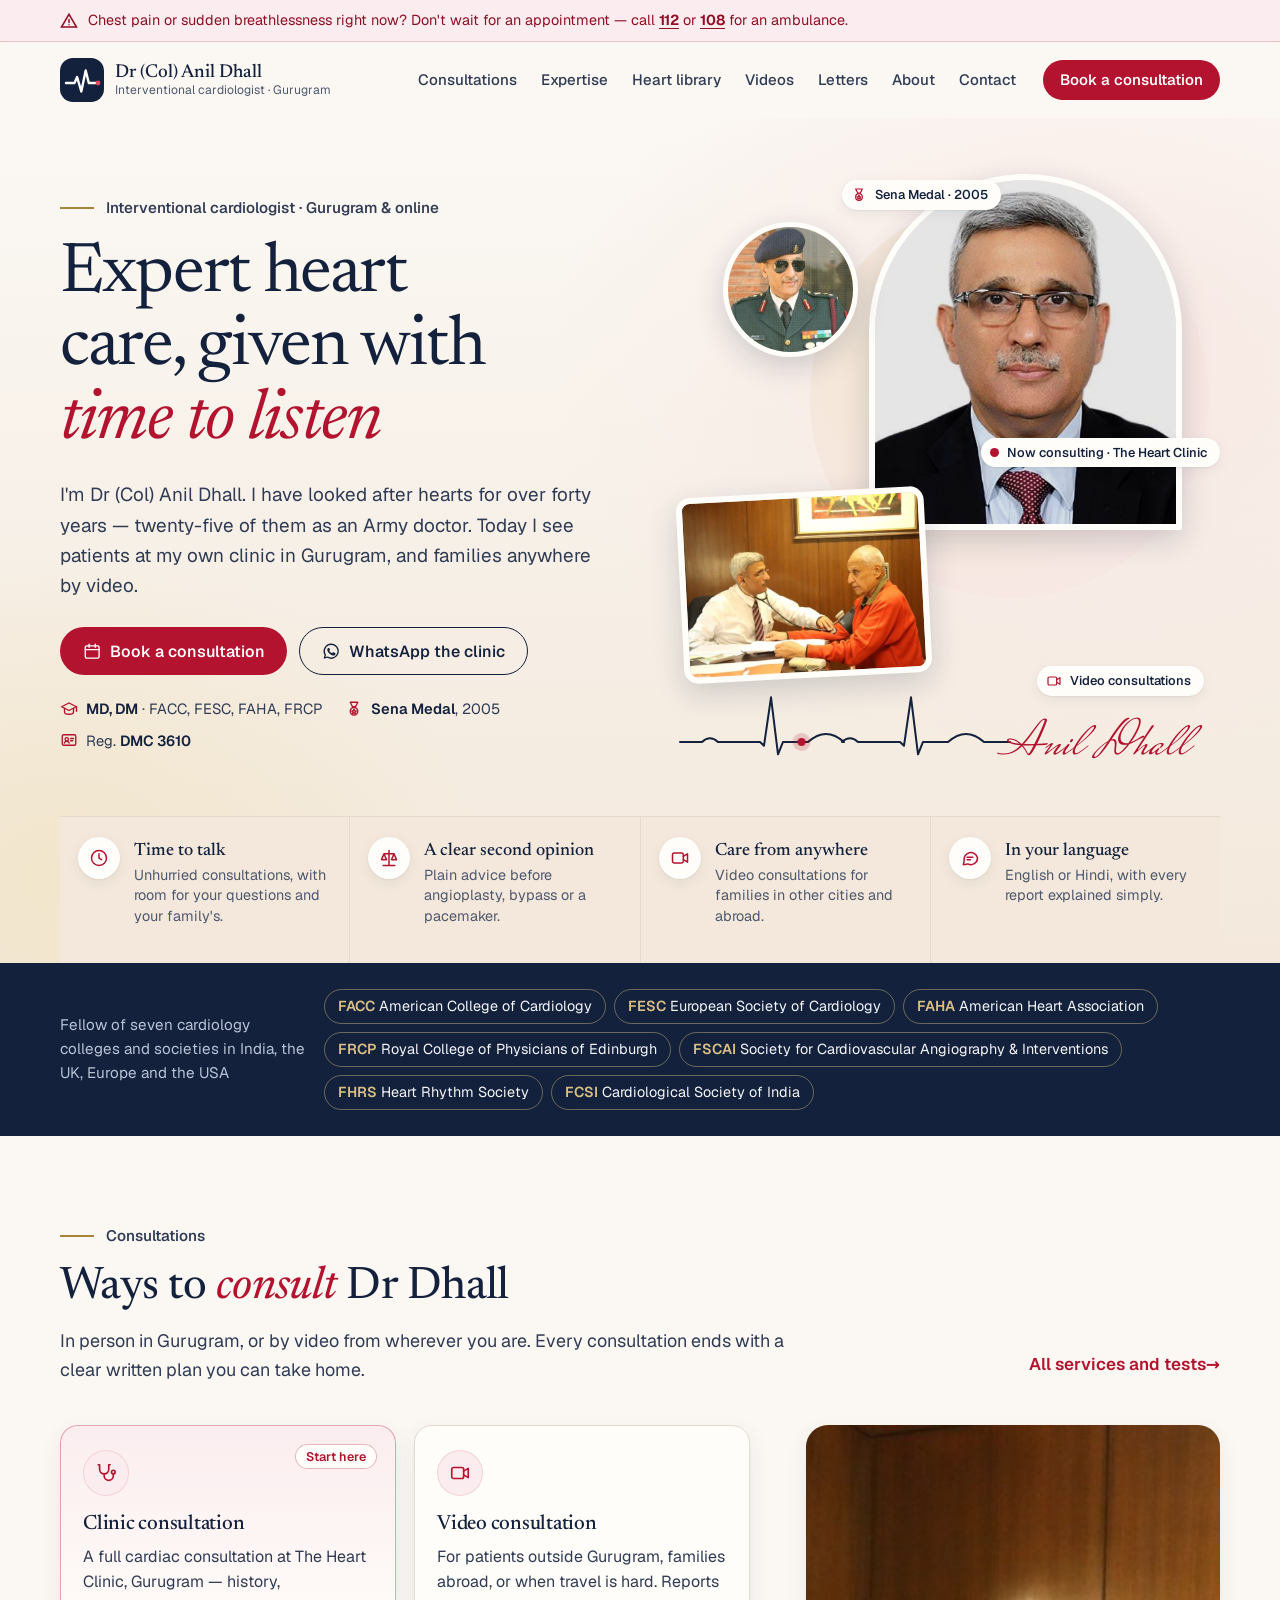
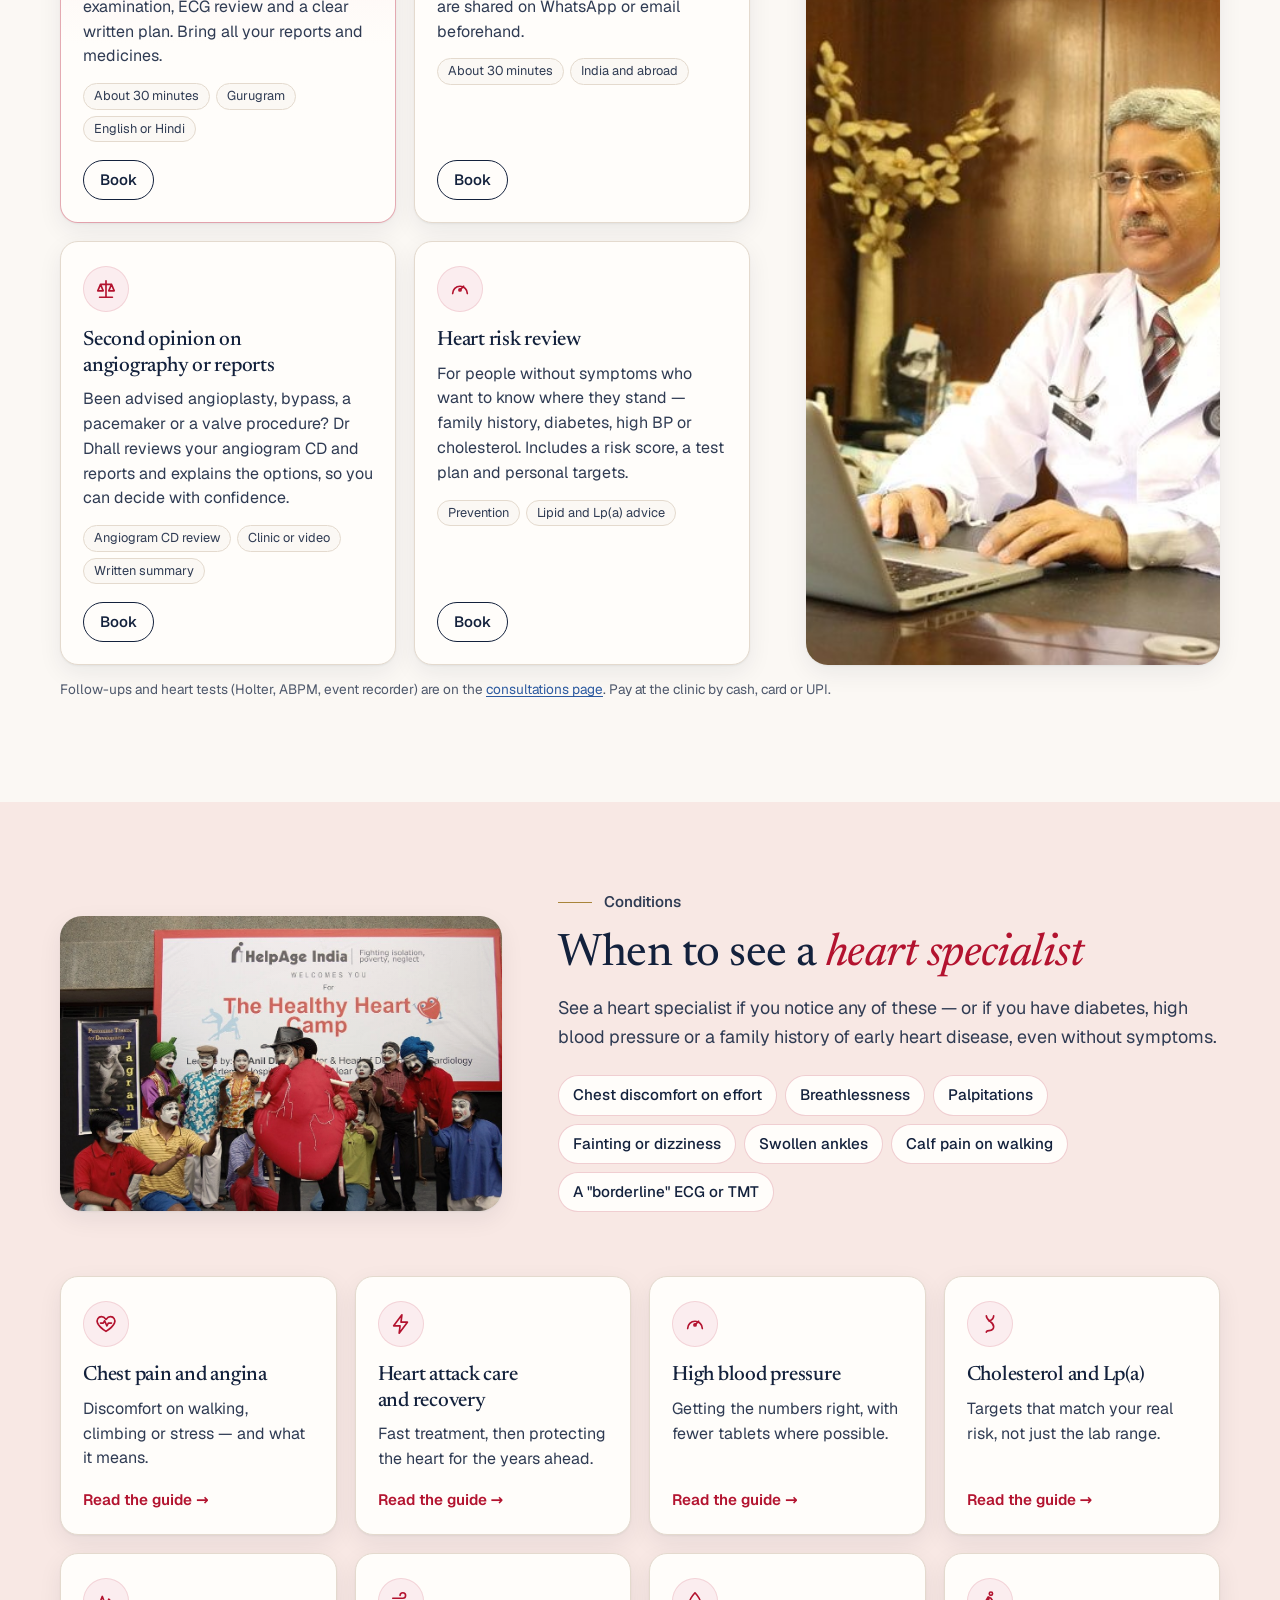
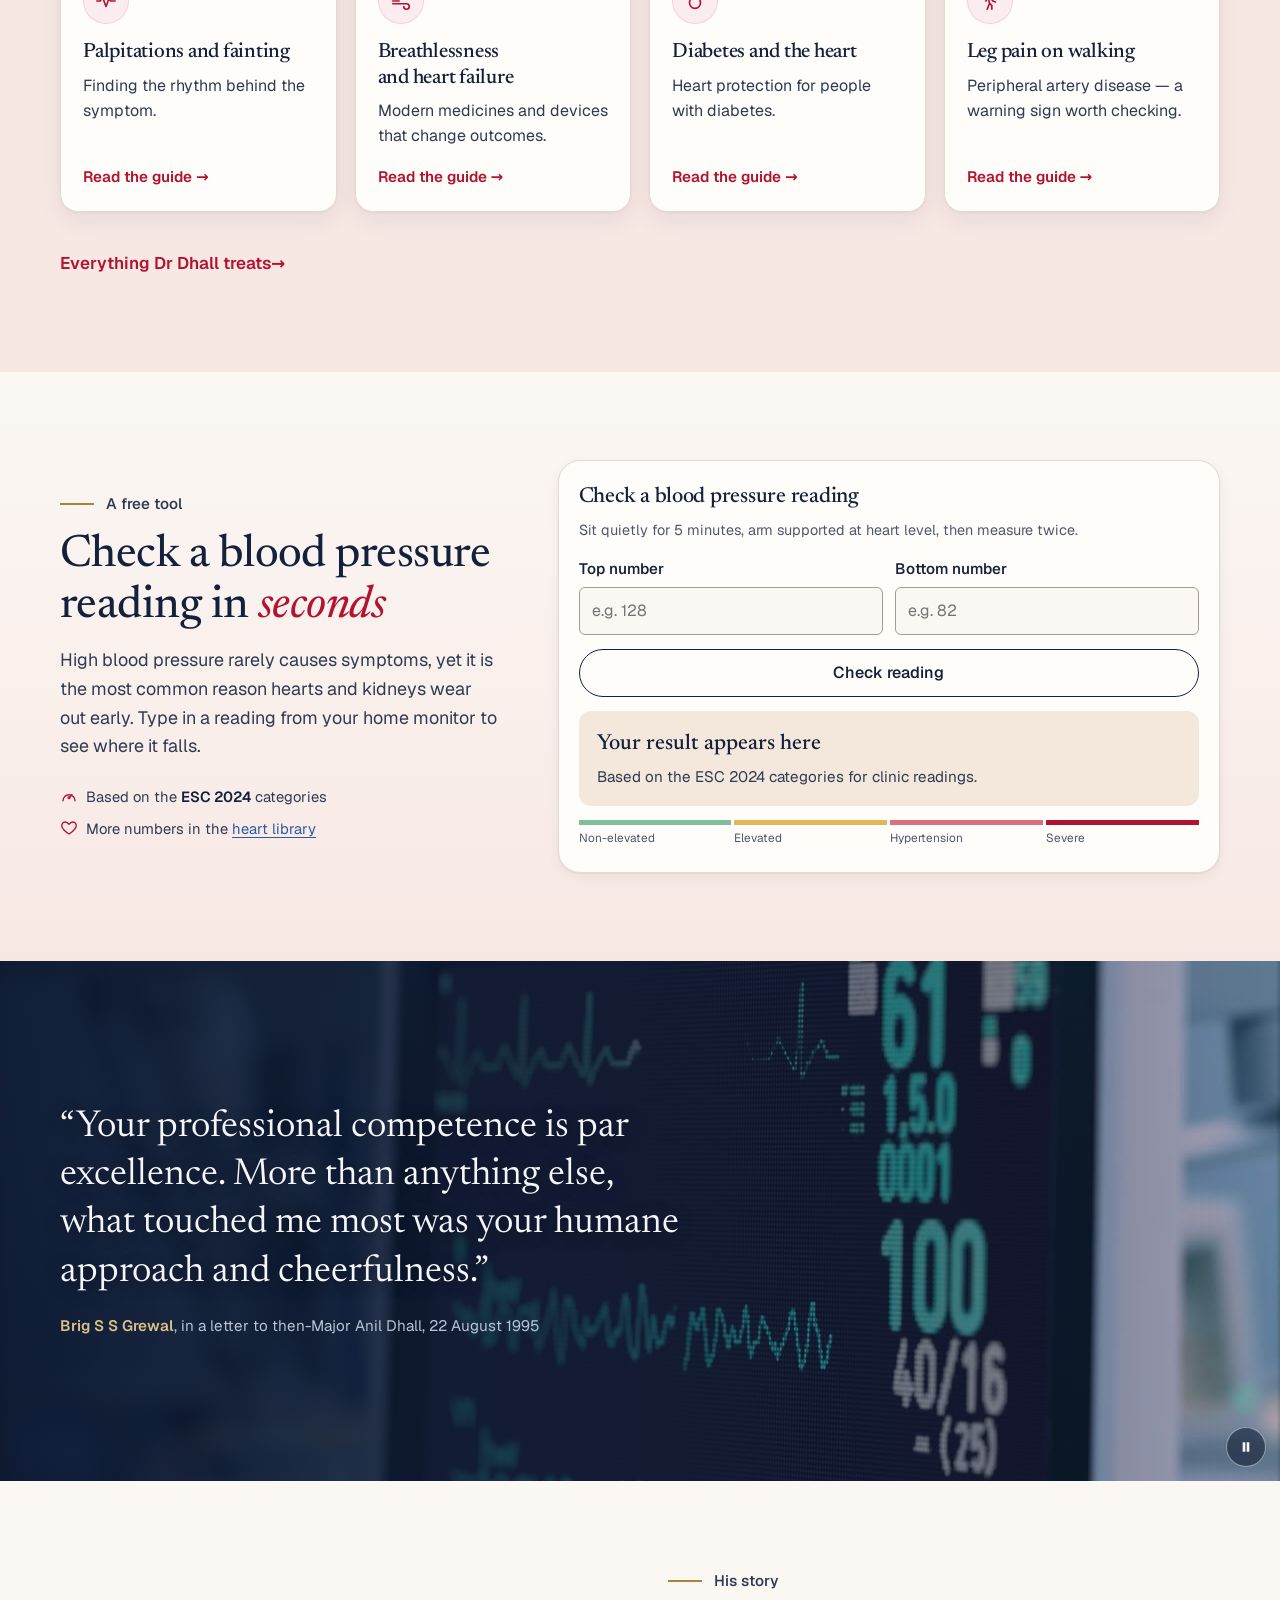
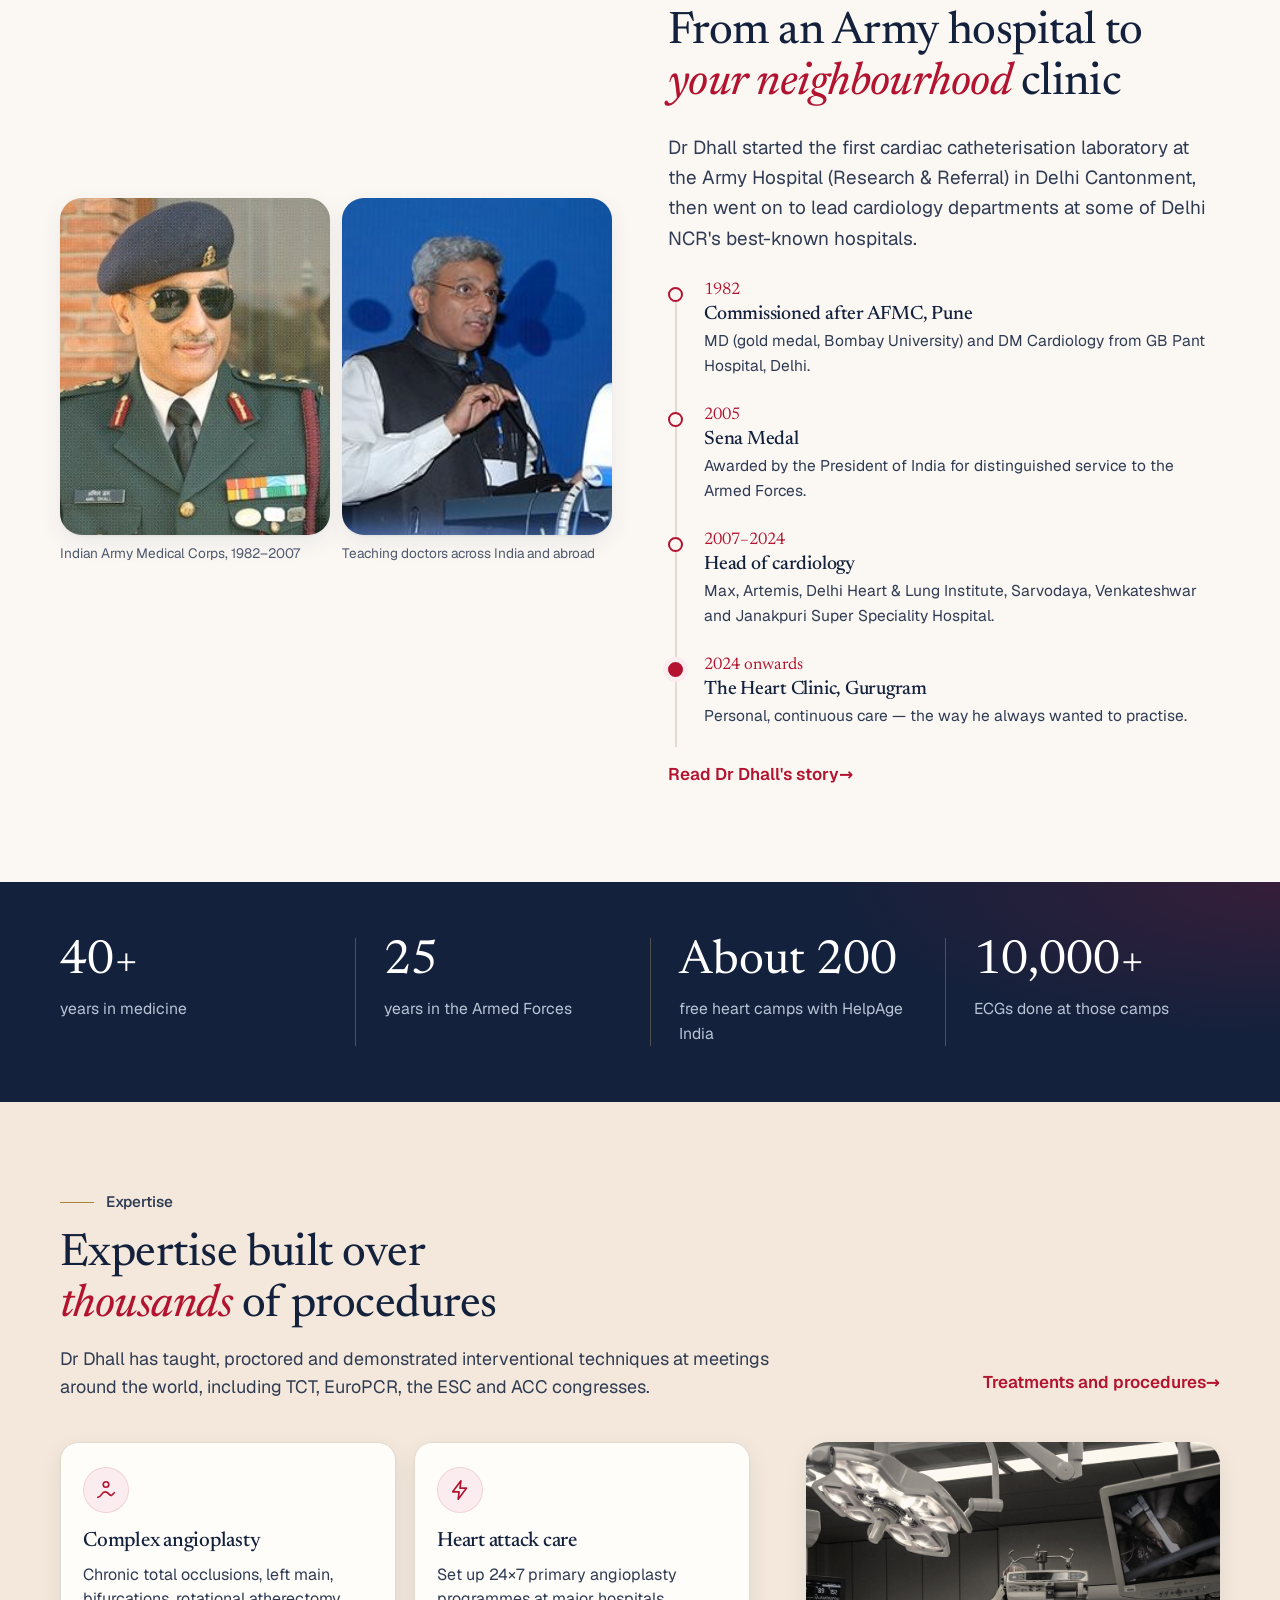
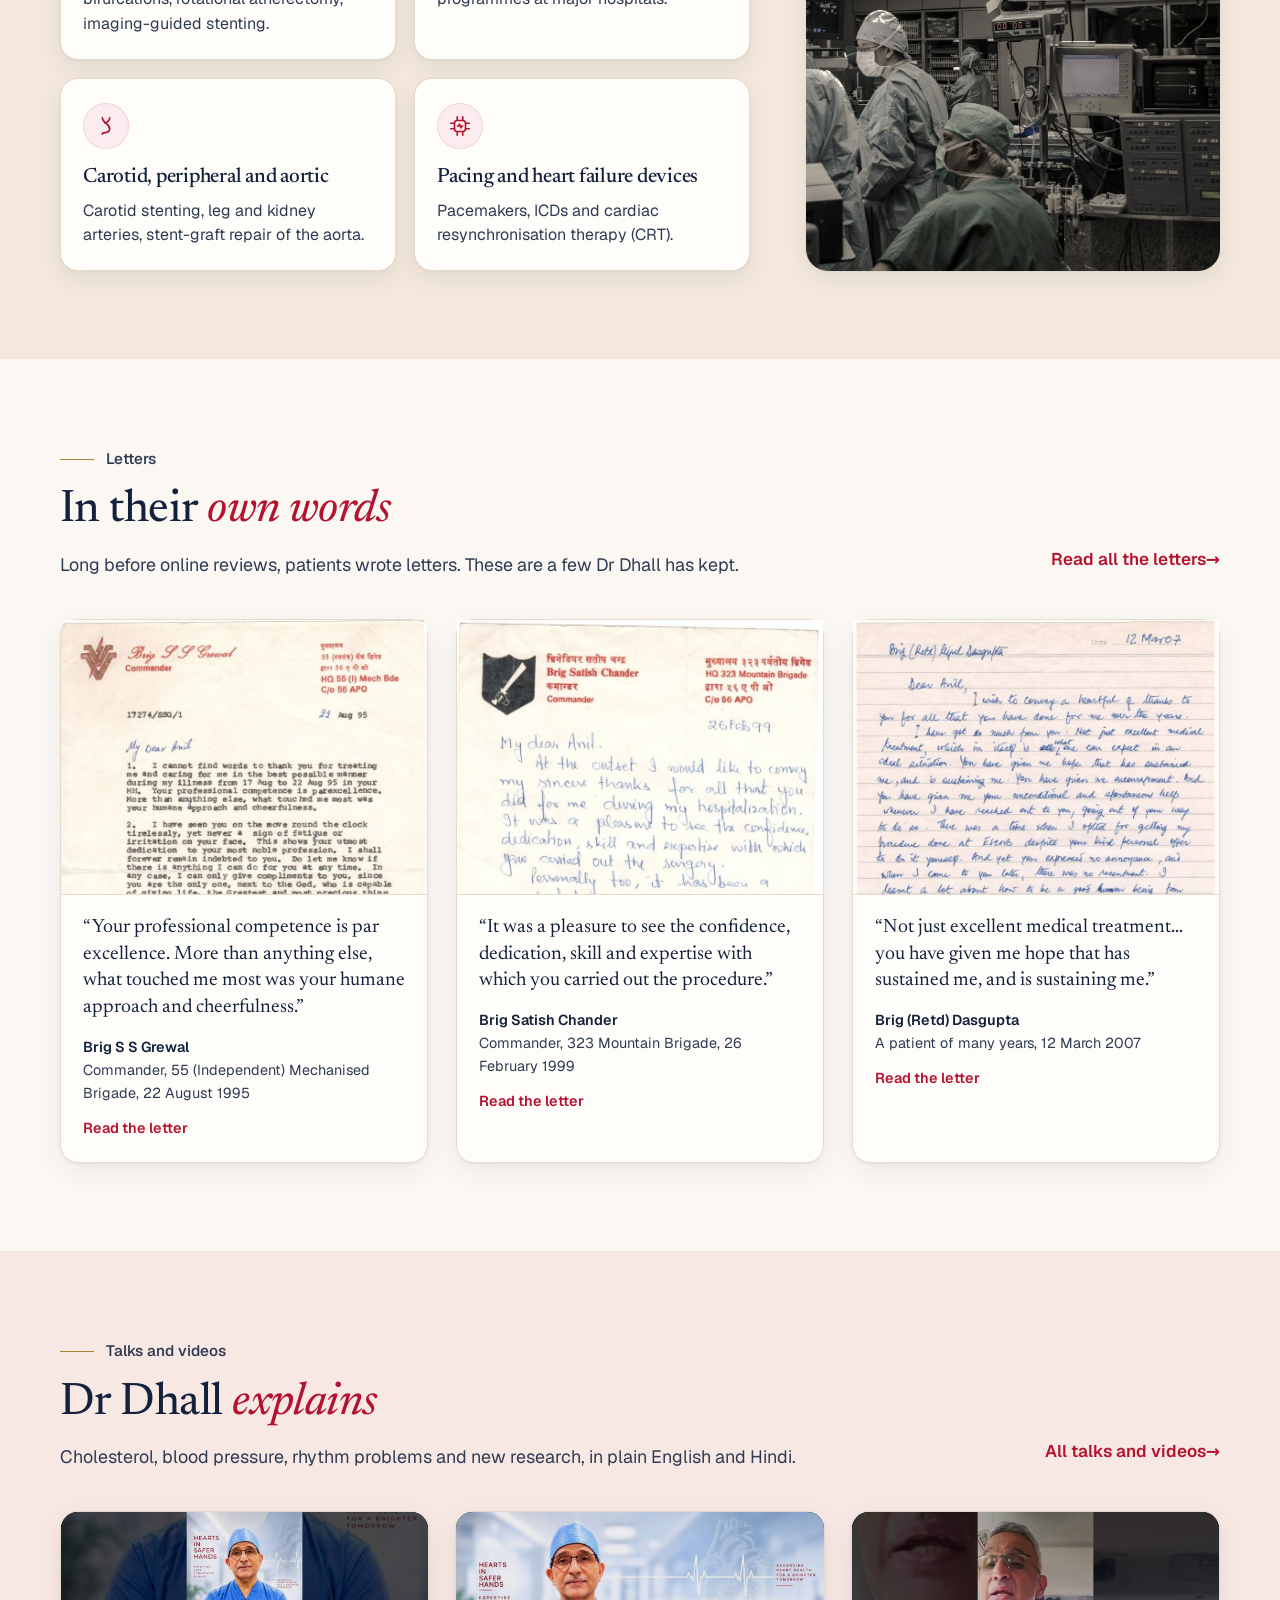
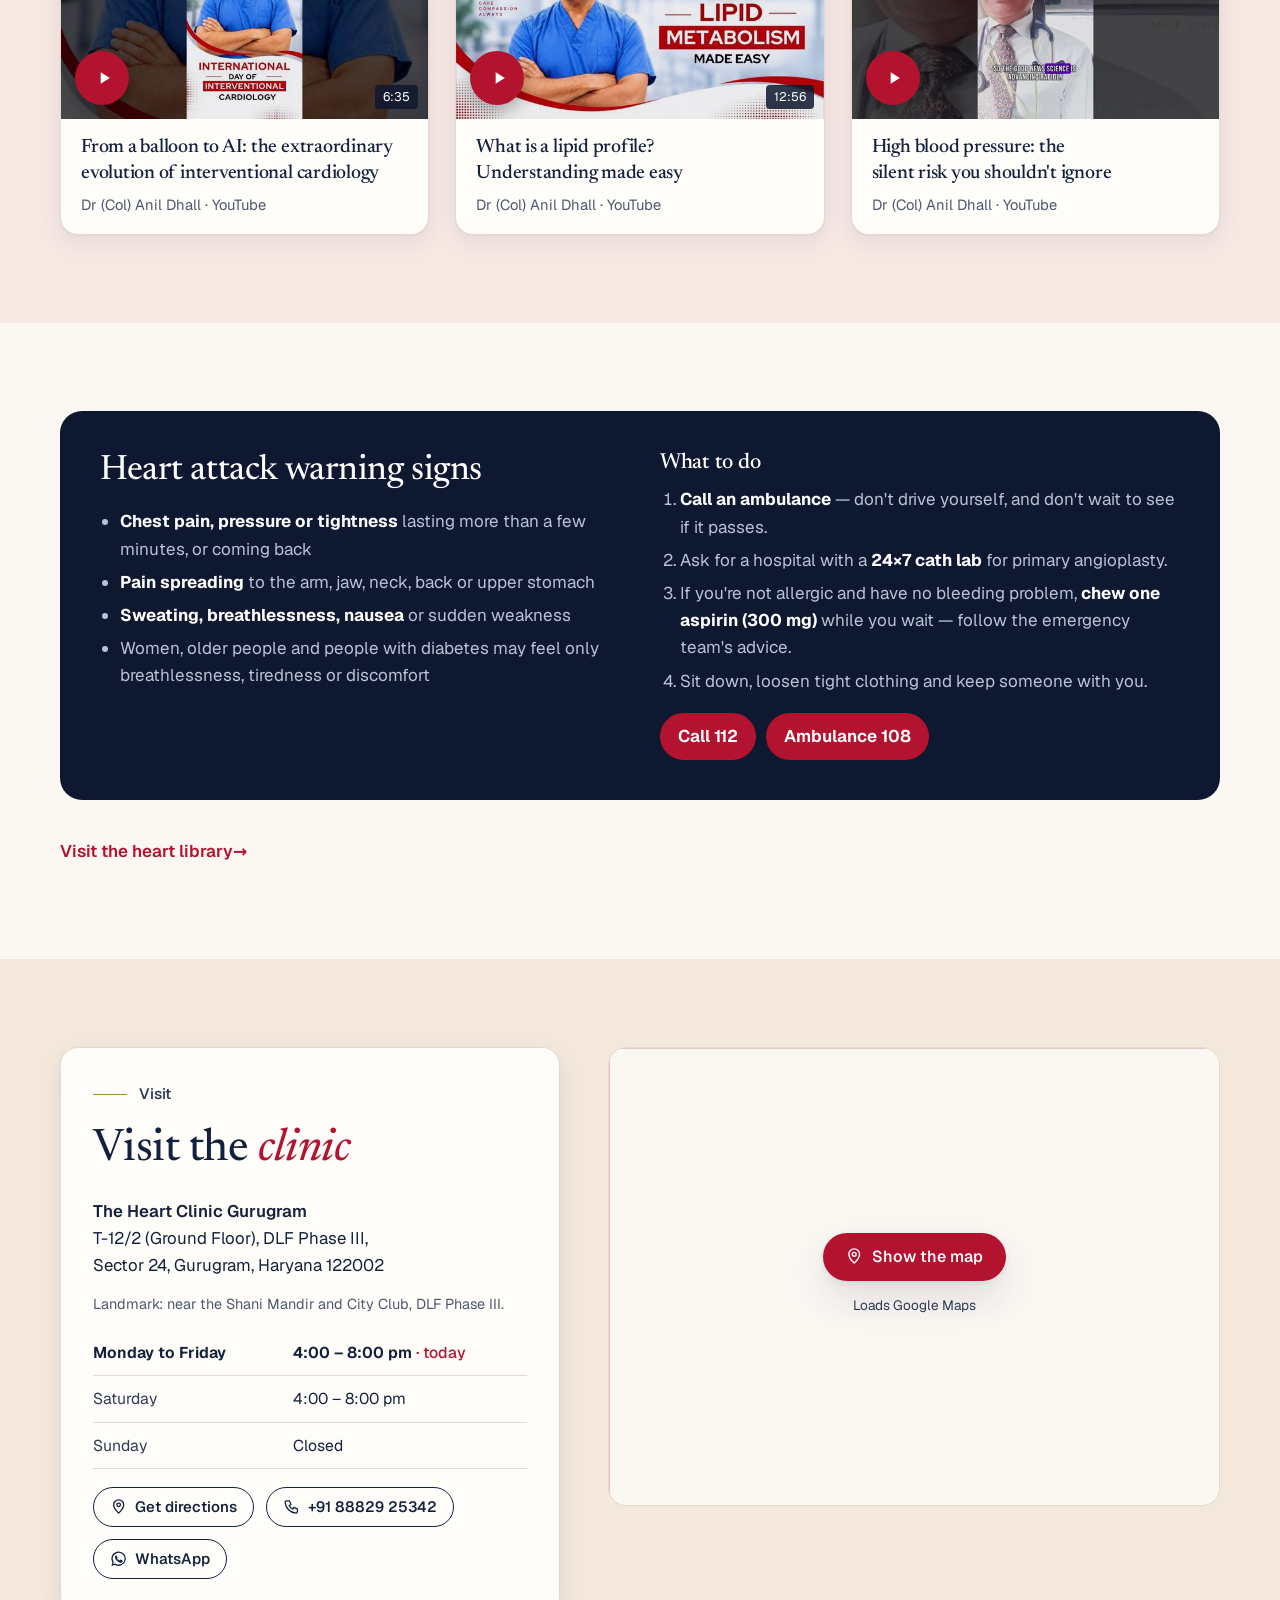
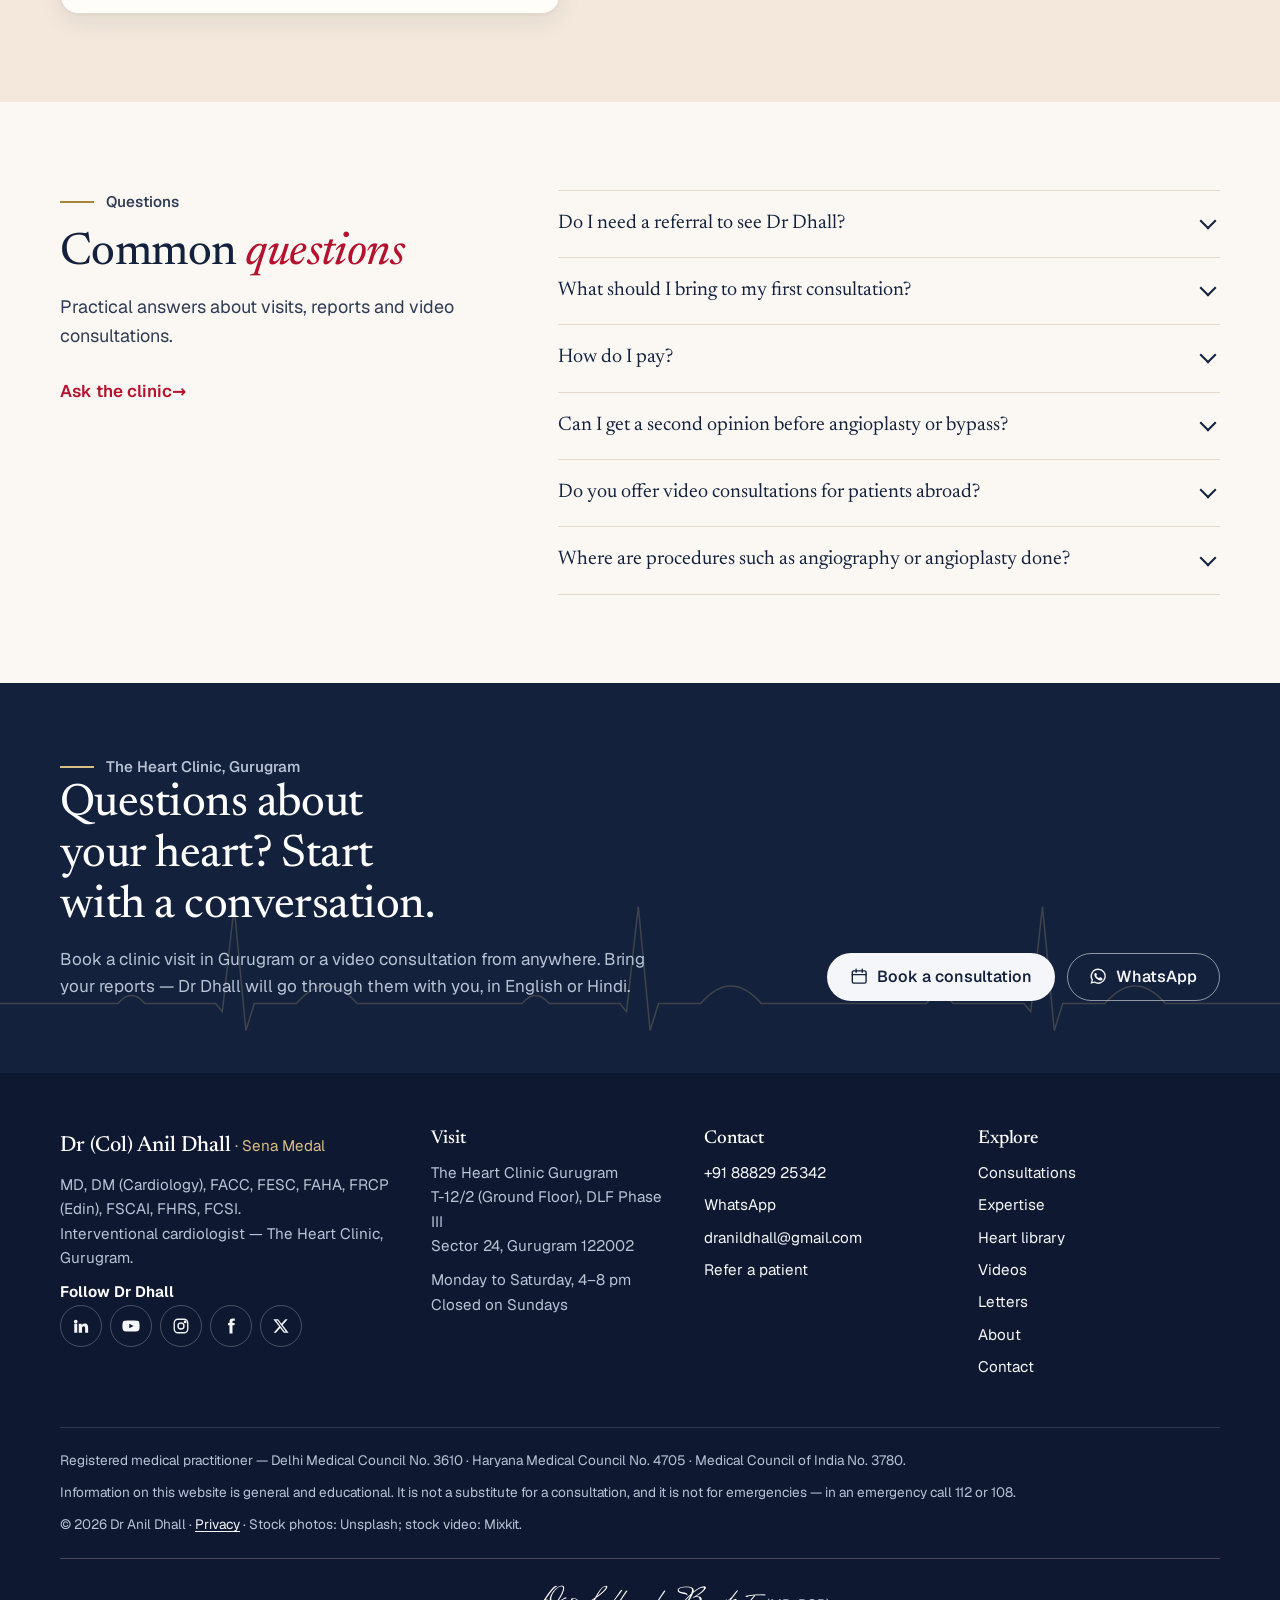
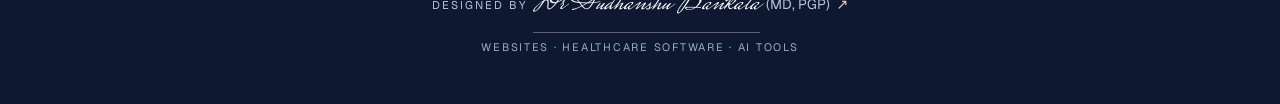
<file: index.html>
<!doctype html>
<html lang="en-IN" data-root="">
<head>
<meta charset="utf-8">
<meta name="viewport" content="width=device-width, initial-scale=1, viewport-fit=cover">
<title>Dr (Col) Anil Dhall · Cardiologist in Gurugram</title>
<meta name="description" content="Interventional cardiologist at The Heart Clinic, Gurugram. MD, DM, FACC, FESC, Sena Medal. Clinic and video consultations, second opinions and heart tests.">
<link rel="canonical" href="https://drbankata.github.io/anil-dhall/">
<meta name="theme-color" content="#13213C">
<meta property="og:type" content="website">
<meta property="og:site_name" content="Dr (Col) Anil Dhall · Cardiologist">
<meta property="og:title" content="Dr (Col) Anil Dhall · Cardiologist in Gurugram">
<meta property="og:description" content="Interventional cardiologist at The Heart Clinic, Gurugram. MD, DM, FACC, FESC, Sena Medal. Clinic and video consultations, second opinions and heart tests.">
<meta property="og:url" content="https://drbankata.github.io/anil-dhall/">
<meta property="og:image" content="https://drbankata.github.io/anil-dhall/assets/img/og-image.jpg">
<meta property="og:locale" content="en_IN">
<meta name="twitter:card" content="summary_large_image">
<link rel="icon" href="assets/img/favicon.svg" type="image/svg+xml">
<link rel="icon" href="assets/img/favicon.png" sizes="32x32" type="image/png">
<link rel="apple-touch-icon" href="assets/img/apple-touch-icon.png">
<link rel="preload" href="assets/fonts/newsreader.woff2" as="font" type="font/woff2" crossorigin>
<link rel="preload" href="assets/fonts/geist.woff2" as="font" type="font/woff2" crossorigin>
<link rel="preload" as="image" href="assets/img/anil-dhall.jpg" fetchpriority="high" media="(min-width: 900px)">
<link rel="stylesheet" href="assets/css/site.css?v=a284b229c0">
<script type="application/ld+json">{"@context": "https://schema.org", "@type": "Physician", "name": "Dr (Col) Anil Dhall", "honorificPrefix": "Dr", "url": "https://drbankata.github.io/anil-dhall/", "image": "https://drbankata.github.io/anil-dhall/assets/img/anil-dhall.jpg", "description": "Interventional cardiologist in Gurugram. MD, DM (Cardiology), FACC, FESC, FAHA, FRCP (Edin), FSCAI, FHRS, FCSI. Sena Medal.", "medicalSpecialty": ["Cardiovascular", "https://schema.org/Cardiovascular"], "telephone": "+91-8882925342", "email": "dranildhall@gmail.com", "address": {"@type": "PostalAddress", "streetAddress": "T-12/2 (Ground Floor), DLF Phase III, Sector 24", "addressLocality": "Gurugram", "addressRegion": "Haryana", "postalCode": "122002", "addressCountry": "IN"}, "openingHoursSpecification": [{"@type": "OpeningHoursSpecification", "dayOfWeek": ["Monday", "Tuesday", "Wednesday", "Thursday", "Friday", "Saturday"], "opens": "16:00", "closes": "20:00"}], "knowsLanguage": ["en", "hi"], "sameAs": ["https://www.linkedin.com/in/anildhall", "https://www.youtube.com/@Dr.ColAnilDhall", "https://www.facebook.com/dranildhall/", "https://www.instagram.com/the.heartclinicgurugram/", "https://x.com/dhall_dr", "https://www.practo.com/delhi/doctor/dr-anil-dhall-cardiologist-3"]}</script>
<script type="application/ld+json">{"@context": "https://schema.org", "@type": "FAQPage", "mainEntity": [{"@type": "Question", "name": "Do I need a referral to see Dr Dhall?", "acceptedAnswer": {"@type": "Answer", "text": "No. You can book directly. If another doctor has referred you, bring their note and all your reports."}}, {"@type": "Question", "name": "What should I bring to my first consultation?", "acceptedAnswer": {"@type": "Answer", "text": "All previous reports (ECG, echo, TMT, blood tests, discharge summaries), any angiography CD, and your current medicines or their strips. A list of questions helps too."}}, {"@type": "Question", "name": "How do I pay?", "acceptedAnswer": {"@type": "Answer", "text": "The clinic confirms the fee when you book. You can pay at the clinic by cash, card or UPI; for video consultations, payment details are shared when your time is confirmed."}}, {"@type": "Question", "name": "Can I get a second opinion before angioplasty or bypass?", "acceptedAnswer": {"@type": "Answer", "text": "Yes — this is one of the most common reasons families come. Dr Dhall reviews the angiogram and reports and explains, in plain language, which option suits you and why."}}, {"@type": "Question", "name": "Do you offer video consultations for patients abroad?", "acceptedAnswer": {"@type": "Answer", "text": "Yes. Many families in other cities or countries consult by video for their parents. Share reports on WhatsApp or email before the call."}}, {"@type": "Question", "name": "Where are procedures such as angiography or angioplasty done?", "acceptedAnswer": {"@type": "Answer", "text": "Procedures are done at accredited hospitals with a 24×7 cath lab in Delhi NCR. Dr Dhall will discuss the hospital, the plan and the expected costs with you at your consultation."}}]}</script>
</head>
<body>
<a class="skip" href="#main">Skip to content</a>
<div class="progress" aria-hidden="true"></div>
<aside class="sos" aria-label="Emergency"><div class="wrap"><svg viewBox="0 0 24 24" fill="none" stroke="currentColor" stroke-width="2" stroke-linecap="round" aria-hidden="true"><path d="M12 3 2 20h20L12 3Z"/><path d="M12 10v4M12 17h.01"/></svg><p><span class="long">Chest pain or sudden breathlessness right now? Don't wait for an appointment — call</span><span class="short">Chest pain or breathless right now? Call</span> <a href="tel:112">112</a> or <a href="tel:108">108</a><span class="long"> for an ambulance</span>.</p></div></aside>
<header class="site-header">
  <div class="wrap head-in">
    <a class="brand" href="./"><svg class="brand-mark" viewBox="0 0 44 44" aria-hidden="true"><rect width="44" height="44" rx="13" fill="#13213C"/><path d="M6 25h8.5l2.6-6 4.2 14.5 4.4-21 3.1 12.5H38" fill="none" stroke="#fff" stroke-width="2.4" stroke-linecap="round" stroke-linejoin="round"/><circle cx="38" cy="25" r="2.4" fill="#E04A63"/></svg><span class="brand-txt"><span class="brand-name">Dr (Col) Anil Dhall</span><span class="brand-sub">Interventional cardiologist · Gurugram</span></span></a>
    <nav id="site-nav" aria-label="Main">
      <ul><li class="nav-home"><a href="" aria-current="page">Home</a></li><li><a href="consultations/">Consultations</a></li><li><a href="expertise/">Expertise</a></li><li><a href="heart-library/">Heart library</a></li><li><a href="videos/">Videos</a></li><li><a href="letters/">Letters</a></li><li><a href="about/">About</a></li><li><a href="contact/">Contact</a></li></ul>
      <div class="nav-extra">
        <a class="btn btn-red" href="consultations/#book"><svg viewBox="0 0 24 24" fill="none" stroke="currentColor" stroke-width="1.8" stroke-linecap="round" aria-hidden="true"><rect x="3" y="5" width="18" height="16" rx="2"/><path d="M3 10h18M8 3v4M16 3v4"/></svg>Book a consultation</a>
        <a class="btn btn-line" data-show="whatsapp" href="#"><svg viewBox="0 0 24 24" fill="currentColor" aria-hidden="true"><path d="M12 2a10 10 0 0 0-8.6 15.1L2 22l5-1.3A10 10 0 1 0 12 2Zm0 18.2a8.2 8.2 0 0 1-4.2-1.2l-.3-.2-3 .8.8-2.9-.2-.3A8.2 8.2 0 1 1 12 20.2Zm4.5-6.1c-.2-.1-1.5-.7-1.7-.8-.2-.1-.4-.1-.6.1l-.8 1c-.1.2-.3.2-.5.1a6.7 6.7 0 0 1-3.3-2.9c-.3-.4.2-.4.7-1.3.1-.2 0-.3 0-.4l-.8-1.8c-.2-.5-.4-.4-.6-.4h-.5a1 1 0 0 0-.7.3 3 3 0 0 0-.9 2.2 5.2 5.2 0 0 0 1.1 2.7 11.8 11.8 0 0 0 4.5 4c1.7.7 2.3.8 3.2.7a2.7 2.7 0 0 0 1.8-1.3 2.2 2.2 0 0 0 .2-1.3c-.1-.1-.3-.2-.5-.3Z"/></svg>WhatsApp the clinic</a>
        <a class="btn btn-line" data-show="phone" href="#"><svg viewBox="0 0 24 24" fill="none" stroke="currentColor" stroke-width="1.8" stroke-linecap="round" stroke-linejoin="round" aria-hidden="true"><path d="M5 4h4l2 5-2.5 1.5a11 11 0 0 0 5 5L15 13l5 2v4a2 2 0 0 1-2 2A16 16 0 0 1 3 6a2 2 0 0 1 2-2"/></svg><span data-fill>Call the clinic</span></a>
      </div>
    </nav>
    <a class="btn btn-red btn-s head-cta" href="consultations/#book">Book a consultation</a>
    <button class="menu-btn" type="button" aria-expanded="false" aria-controls="site-nav"><svg viewBox="0 0 24 24" fill="none" stroke="currentColor" stroke-width="1.8" stroke-linecap="round" aria-hidden="true"><path d="M4 7h16M4 12h16M4 17h10"/></svg><span class="sr-only">Open menu</span></button>
  </div>
</header>
<main id="main">
<section class="hero" aria-labelledby="hero-title">
  <div class="wrap">
    <div class="hero-grid">
      <div class="hero-copy">
        <p class="kicker"><span class="rule" aria-hidden="true"></span>Interventional cardiologist · Gurugram &amp; online</p>
        <h1 id="hero-title">Expert heart care, given with <em>time to listen</em></h1>
        <p class="hero-lede">I'm Dr (Col) Anil Dhall. I have looked after hearts for over forty years — twenty-five of them as an Army doctor. Today I see patients at my own clinic in Gurugram, and families anywhere by video.</p>
        <div class="btn-row">
          <a class="btn btn-red" href="consultations/#book"><svg viewBox="0 0 24 24" fill="none" stroke="currentColor" stroke-width="1.8" stroke-linecap="round" aria-hidden="true"><rect x="3" y="5" width="18" height="16" rx="2"/><path d="M3 10h18M8 3v4M16 3v4"/></svg>Book a consultation</a>
          <a class="btn btn-line" data-show="whatsapp" href="#"><svg viewBox="0 0 24 24" fill="currentColor" aria-hidden="true"><path d="M12 2a10 10 0 0 0-8.6 15.1L2 22l5-1.3A10 10 0 1 0 12 2Zm0 18.2a8.2 8.2 0 0 1-4.2-1.2l-.3-.2-3 .8.8-2.9-.2-.3A8.2 8.2 0 1 1 12 20.2Zm4.5-6.1c-.2-.1-1.5-.7-1.7-.8-.2-.1-.4-.1-.6.1l-.8 1c-.1.2-.3.2-.5.1a6.7 6.7 0 0 1-3.3-2.9c-.3-.4.2-.4.7-1.3.1-.2 0-.3 0-.4l-.8-1.8c-.2-.5-.4-.4-.6-.4h-.5a1 1 0 0 0-.7.3 3 3 0 0 0-.9 2.2 5.2 5.2 0 0 0 1.1 2.7 11.8 11.8 0 0 0 4.5 4c1.7.7 2.3.8 3.2.7a2.7 2.7 0 0 0 1.8-1.3 2.2 2.2 0 0 0 .2-1.3c-.1-.1-.3-.2-.5-.3Z"/></svg>WhatsApp the clinic</a>
        </div>
        <ul class="trust">
          <li><svg viewBox="0 0 24 24" fill="none" stroke="currentColor" stroke-width="1.8" stroke-linecap="round" stroke-linejoin="round" aria-hidden="true"><path d="m2 9 10-5 10 5-10 5L2 9Z"/><path d="M6 11v5c0 1.5 2.7 3 6 3s6-1.5 6-3v-5M22 9v6"/></svg><span><b>MD, DM</b> · FACC, FESC, FAHA, FRCP</span></li>
          <li><svg viewBox="0 0 24 24" fill="none" stroke="currentColor" stroke-width="1.8" stroke-linecap="round" stroke-linejoin="round" aria-hidden="true"><path d="M7 3h10l-3 6h-4L7 3Z"/><circle cx="12" cy="15" r="5"/><path d="m12 12.5.9 1.8 2 .3-1.4 1.4.3 2-1.8-.9-1.8.9.3-2-1.4-1.4 2-.3Z"/></svg><span><b>Sena Medal</b>, 2005</span></li>
          <li><svg viewBox="0 0 24 24" fill="none" stroke="currentColor" stroke-width="1.8" stroke-linecap="round" stroke-linejoin="round" aria-hidden="true"><rect x="3" y="5" width="18" height="14" rx="2"/><circle cx="9" cy="11" r="2.2"/><path d="M5.8 16c.6-1.6 1.8-2.4 3.2-2.4s2.6.8 3.2 2.4M14 10h4M14 13h3"/></svg><span>Reg. <b>DMC 3610</b></span></li>
        </ul>
      </div>
      <div class="collage">
        <div class="sun" aria-hidden="true"></div>
        <figure class="c-portrait"><img src="assets/img/anil-dhall.jpg" alt="Portrait of Dr (Col) Anil Dhall" width="546" height="621" fetchpriority="high" decoding="sync"></figure>
        <figure class="c-consult"><img src="assets/img/photos/consultation-640.jpg" alt="Dr Dhall checking a patient's blood pressure at his desk" width="640" height="427" loading="lazy" decoding="async"></figure>
        <figure class="c-army"><img src="assets/img/photos/army.jpg" alt="Colonel Anil Dhall in Army uniform" width="345" height="315" loading="lazy" decoding="async"></figure>
        <span class="hchip hchip-a"><span class="pulse-dot" aria-hidden="true"></span>Now consulting · The Heart Clinic</span>
        <span class="hchip hchip-b"><svg viewBox="0 0 24 24" fill="none" stroke="currentColor" stroke-width="1.8" stroke-linecap="round" stroke-linejoin="round" aria-hidden="true"><path d="M7 3h10l-3 6h-4L7 3Z"/><circle cx="12" cy="15" r="5"/><path d="m12 12.5.9 1.8 2 .3-1.4 1.4.3 2-1.8-.9-1.8.9.3-2-1.4-1.4 2-.3Z"/></svg>Sena Medal · 2005</span>
        <span class="hchip hchip-c"><svg viewBox="0 0 24 24" fill="none" stroke="currentColor" stroke-width="1.8" stroke-linecap="round" stroke-linejoin="round" aria-hidden="true"><rect x="3" y="6" width="13" height="12" rx="2"/><path d="m16 10 5-3v10l-5-3"/></svg>Video consultations</span>
        <svg class="c-trace" viewBox="0 0 540 96" aria-hidden="true"><path id="tr-c" class="ecg-line" vector-effect="non-scaling-stroke" d="M0,64 L22,64 q8,-7.4 16,0 L80,64 l4,3.7 l7,-48.4 l7,57.0 l5,-12.4 L128,64 q18,-16.1 36,0 L162,64 q8,-7.4 16,0 L220,64 l4,3.7 l7,-48.4 l7,57.0 l5,-12.4 L268,64 q18,-16.1 36,0 L330,64"/><text class="ecg-sig" x="322" y="76">Anil Dhall</text><g class="ecg-runner"><circle class="ecg-halo" r="9"/><circle class="ecg-dot" r="4"/><animateMotion dur="2.4s" repeatCount="indefinite" rotate="0"><mpath href="#tr-c"/></animateMotion></g></svg>
      </div>
    </div>
    <div class="benefits">
      <div><span class="ico"><svg viewBox="0 0 24 24" fill="none" stroke="currentColor" stroke-width="1.8" stroke-linecap="round" aria-hidden="true"><circle cx="12" cy="12" r="9"/><path d="M12 7v5l3 2"/></svg></span><p><b>Time to talk</b><span>Unhurried consultations, with room for your questions and your family's.</span></p></div>
      <div><span class="ico"><svg viewBox="0 0 24 24" fill="none" stroke="currentColor" stroke-width="1.8" stroke-linecap="round" stroke-linejoin="round" aria-hidden="true"><path d="M12 3v18M5 21h14M6 7h12M6 7l-3 7h6L6 7Zm12 0-3 7h6l-3-7Z"/></svg></span><p><b>A clear second opinion</b><span>Plain advice before angioplasty, bypass or a pacemaker.</span></p></div>
      <div><span class="ico"><svg viewBox="0 0 24 24" fill="none" stroke="currentColor" stroke-width="1.8" stroke-linecap="round" stroke-linejoin="round" aria-hidden="true"><rect x="3" y="6" width="13" height="12" rx="2"/><path d="m16 10 5-3v10l-5-3"/></svg></span><p><b>Care from anywhere</b><span>Video consultations for families in other cities and abroad.</span></p></div>
      <div><span class="ico"><svg viewBox="0 0 24 24" fill="none" stroke="currentColor" stroke-width="1.8" stroke-linecap="round" stroke-linejoin="round" aria-hidden="true"><path d="M21 12a8 8 0 0 1-11.6 7.1L4 20l1-4.6A8 8 0 1 1 21 12Z"/><path d="M8.5 11h7M8.5 14h4"/></svg></span><p><b>In your language</b><span>English or Hindi, with every report explained simply.</span></p></div>
    </div>
  </div>
</section>

<section class="creds-band" aria-label="Fellowships">
  <div class="wrap"><p>Fellow of seven cardiology colleges and societies in India, the UK, Europe and the USA</p><ul class="creds-list"><li><b>FACC</b>American College of Cardiology</li><li><b>FESC</b>European Society of Cardiology</li><li><b>FAHA</b>American Heart Association</li><li><b>FRCP</b>Royal College of Physicians of Edinburgh</li><li><b>FSCAI</b>Society for Cardiovascular Angiography &amp; Interventions</li><li><b>FHRS</b>Heart Rhythm Society</li><li><b>FCSI</b>Cardiological Society of India</li></ul></div>
</section>

<section class="section" aria-labelledby="ways">
  <div class="wrap">
    <div class="shead "><div><p class="kicker"><span class="rule" aria-hidden="true"></span>Consultations</p><h2 id="ways">Ways to <em>consult</em> Dr Dhall</h2><p>In person in Gurugram, or by video from wherever you are. Every consultation ends with a clear written plan you can take home.</p></div><a class="more" href="consultations/">All services and tests<span aria-hidden="true"> &#8594;</span></a></div>
    <div class="split split-wide">
      <div class="cards cards-2"><article class="card svc is-featured" id="svc-clinic">
  <span class="cico"><svg viewBox="0 0 24 24" fill="none" stroke="currentColor" stroke-width="1.8" stroke-linecap="round" stroke-linejoin="round" aria-hidden="true"><path d="M5 3v5a5 5 0 0 0 10 0V3M5 3H3.5M15 3h1.5M10 13v2a5 5 0 0 0 10 0v-2"/><circle cx="20" cy="11" r="2"/></svg></span><h3>Clinic consultation</h3><p>A full cardiac consultation at The Heart Clinic, Gurugram — history, examination, ECG review and a clear written plan. Bring all your reports and medicines.</p><ul class="fee-tags"><li>About 30 minutes</li><li>Gurugram</li><li>English or Hindi</li></ul>
  <div class="card-foot"><a class="btn btn-line btn-s" href="consultations/?service=clinic#book" data-book="clinic">Book<span class="sr-only">: Clinic consultation</span></a><a class="btn btn-line btn-s" data-pay="clinic" href="#" hidden>Pay online</a><a class="btn btn-line btn-s" data-upi="clinic" href="#" hidden>Pay by UPI</a></div>
</article><article class="card svc" id="svc-video">
  <span class="cico"><svg viewBox="0 0 24 24" fill="none" stroke="currentColor" stroke-width="1.8" stroke-linecap="round" stroke-linejoin="round" aria-hidden="true"><rect x="3" y="6" width="13" height="12" rx="2"/><path d="m16 10 5-3v10l-5-3"/></svg></span><h3>Video consultation</h3><p>For patients outside Gurugram, families abroad, or when travel is hard. Reports are shared on WhatsApp or email beforehand.</p><ul class="fee-tags"><li>About 30 minutes</li><li>India and abroad</li></ul>
  <div class="card-foot"><a class="btn btn-line btn-s" href="consultations/?service=video#book" data-book="video">Book<span class="sr-only">: Video consultation</span></a><a class="btn btn-line btn-s" data-pay="video" href="#" hidden>Pay online</a><a class="btn btn-line btn-s" data-upi="video" href="#" hidden>Pay by UPI</a></div>
</article><article class="card svc" id="svc-second-opinion">
  <span class="cico"><svg viewBox="0 0 24 24" fill="none" stroke="currentColor" stroke-width="1.8" stroke-linecap="round" stroke-linejoin="round" aria-hidden="true"><path d="M12 3v18M5 21h14M6 7h12M6 7l-3 7h6L6 7Zm12 0-3 7h6l-3-7Z"/></svg></span><h3>Second opinion on angiography or reports</h3><p>Been advised angioplasty, bypass, a pacemaker or a valve procedure? Dr Dhall reviews your angiogram CD and reports and explains the options, so you can decide with confidence.</p><ul class="fee-tags"><li>Angiogram CD review</li><li>Clinic or video</li><li>Written summary</li></ul>
  <div class="card-foot"><a class="btn btn-line btn-s" href="consultations/?service=second-opinion#book" data-book="second-opinion">Book<span class="sr-only">: Second opinion on angiography or reports</span></a><a class="btn btn-line btn-s" data-pay="second-opinion" href="#" hidden>Pay online</a><a class="btn btn-line btn-s" data-upi="second-opinion" href="#" hidden>Pay by UPI</a></div>
</article><article class="card svc" id="svc-heart-risk">
  <span class="cico"><svg viewBox="0 0 24 24" fill="none" stroke="currentColor" stroke-width="1.8" stroke-linecap="round" stroke-linejoin="round" aria-hidden="true"><path d="M4 17a8 8 0 1 1 16 0"/><path d="m12 13 4-4"/><circle cx="12" cy="13" r="1.2"/></svg></span><h3>Heart risk review</h3><p>For people without symptoms who want to know where they stand — family history, diabetes, high BP or cholesterol. Includes a risk score, a test plan and personal targets.</p><ul class="fee-tags"><li>Prevention</li><li>Lipid and Lp(a) advice</li></ul>
  <div class="card-foot"><a class="btn btn-line btn-s" href="consultations/?service=heart-risk#book" data-book="heart-risk">Book<span class="sr-only">: Heart risk review</span></a><a class="btn btn-line btn-s" data-pay="heart-risk" href="#" hidden>Pay online</a><a class="btn btn-line btn-s" data-upi="heart-risk" href="#" hidden>Pay by UPI</a></div>
</article></div>
      <figure class="photo photo-fill"><img src="assets/img/photos/desk.jpg" alt="Dr Dhall in a white coat at his desk" width="1024" height="683" style="object-position:62% center" loading="lazy" decoding="async"></figure>
    </div>
    <p class="sample-note">Follow-ups and heart tests (Holter, ABPM, event recorder) are on the <a href="consultations/">consultations page</a>. Pay at the clinic by cash, card or UPI.</p>
  </div>
</section>

<section class="section band-blush" aria-labelledby="when">
  <div class="wrap">
    <div class="split split-narrow v-center">
      <figure class="photo warm" style="aspect-ratio:3/2"><img src="assets/img/photos/camp-heart.jpg" alt="Dr Dhall at a free HelpAge India heart camp" width="1024" height="681" loading="lazy" decoding="async"></figure>
      <div>
        <div class="shead shead-flat"><div><p class="kicker"><span class="rule" aria-hidden="true"></span>Conditions</p><h2 id="when">When to see a <em>heart specialist</em></h2><p>See a heart specialist if you notice any of these — or if you have diabetes, high blood pressure or a family history of early heart disease, even without symptoms.</p></div></div>
        <ul class="symptoms"><li>Chest discomfort on effort</li><li>Breathlessness</li><li>Palpitations</li><li>Fainting or dizziness</li><li>Swollen ankles</li><li>Calf pain on walking</li><li>A "borderline" ECG or TMT</li></ul>
      </div>
    </div>
    <div class="cards cards-4" style="margin-top:40px"><a class="card card-link" href="heart-library/#angina"><span class="cico"><svg viewBox="0 0 24 24" fill="none" stroke="currentColor" stroke-width="1.8" stroke-linecap="round" stroke-linejoin="round" aria-hidden="true"><path d="M12 20s-7.5-4.6-9.3-9.2C1.4 7.4 3.6 4 7 4c2 0 3.6 1.1 5 3 1.4-1.9 3-3 5-3 3.4 0 5.6 3.4 4.3 6.8C19.5 15.4 12 20 12 20Z"/><path d="M6 11h3l1.5-2.5L13 14l1.5-3H18"/></svg></span><h3>Chest pain and angina</h3><p>Discomfort on walking, climbing or stress — and what it means.</p><span class="card-go">Read the guide<span aria-hidden="true"> &#8594;</span></span></a><a class="card card-link" href="heart-library/#heart-attack"><span class="cico"><svg viewBox="0 0 24 24" fill="none" stroke="currentColor" stroke-width="1.8" stroke-linecap="round" stroke-linejoin="round" aria-hidden="true"><path d="M13 2 4 14h7l-1 8 9-12h-7l1-8Z"/></svg></span><h3>Heart attack care and recovery</h3><p>Fast treatment, then protecting the heart for the years ahead.</p><span class="card-go">Read the guide<span aria-hidden="true"> &#8594;</span></span></a><a class="card card-link" href="heart-library/#hypertension"><span class="cico"><svg viewBox="0 0 24 24" fill="none" stroke="currentColor" stroke-width="1.8" stroke-linecap="round" stroke-linejoin="round" aria-hidden="true"><path d="M4 17a8 8 0 1 1 16 0"/><path d="m12 13 4-4"/><circle cx="12" cy="13" r="1.2"/></svg></span><h3>High blood pressure</h3><p>Getting the numbers right, with fewer tablets where possible.</p><span class="card-go">Read the guide<span aria-hidden="true"> &#8594;</span></span></a><a class="card card-link" href="heart-library/#cholesterol"><span class="cico"><svg viewBox="0 0 24 24" fill="none" stroke="currentColor" stroke-width="1.8" stroke-linecap="round" aria-hidden="true"><path d="M8 3c0 6 8 6 8 12s-8 3-8 6M16 3c0 4-3 5-5 6"/></svg></span><h3>Cholesterol and Lp(a)</h3><p>Targets that match your real risk, not just the lab range.</p><span class="card-go">Read the guide<span aria-hidden="true"> &#8594;</span></span></a><a class="card card-link" href="heart-library/#palpitations"><span class="cico"><svg viewBox="0 0 24 24" fill="none" stroke="currentColor" stroke-width="1.8" stroke-linecap="round" stroke-linejoin="round" aria-hidden="true"><path d="M2 12h4l2-5 4 11 3-8 2 2h5"/></svg></span><h3>Palpitations and fainting</h3><p>Finding the rhythm behind the symptom.</p><span class="card-go">Read the guide<span aria-hidden="true"> &#8594;</span></span></a><a class="card card-link" href="heart-library/#heart-failure"><span class="cico"><svg viewBox="0 0 24 24" fill="none" stroke="currentColor" stroke-width="1.8" stroke-linecap="round" aria-hidden="true"><path d="M3 9h11a3 3 0 1 0-3-3M3 15h15a3 3 0 1 1-3 3M3 12h7"/></svg></span><h3>Breathlessness and heart failure</h3><p>Modern medicines and devices that change outcomes.</p><span class="card-go">Read the guide<span aria-hidden="true"> &#8594;</span></span></a><a class="card card-link" href="heart-library/#diabetes"><span class="cico"><svg viewBox="0 0 24 24" fill="none" stroke="currentColor" stroke-width="1.8" stroke-linecap="round" stroke-linejoin="round" aria-hidden="true"><path d="M12 3s6 6.6 6 11a6 6 0 0 1-12 0c0-4.4 6-11 6-11Z"/></svg></span><h3>Diabetes and the heart</h3><p>Heart protection for people with diabetes.</p><span class="card-go">Read the guide<span aria-hidden="true"> &#8594;</span></span></a><a class="card card-link" href="heart-library/#pad"><span class="cico"><svg viewBox="0 0 24 24" fill="none" stroke="currentColor" stroke-width="1.8" stroke-linecap="round" stroke-linejoin="round" aria-hidden="true"><circle cx="13" cy="4" r="1.8"/><path d="m9 21 2.5-6.5L14 17v4M7.5 12l2.5-4.5 3 1.5 2 3 3 1M11.5 14.5 10 8"/></svg></span><h3>Leg pain on walking</h3><p>Peripheral artery disease — a warning sign worth checking.</p><span class="card-go">Read the guide<span aria-hidden="true"> &#8594;</span></span></a></div>
    <p class="more-row"><a class="more" href="expertise/">Everything Dr Dhall treats<span aria-hidden="true"> &#8594;</span></a></p>
  </div>
</section>

<section class="section bp-band" aria-labelledby="bp-h2">
  <div class="wrap">
    <div class="split split-narrow v-center">
      <div>
        <div class="shead shead-flat"><div><p class="kicker"><span class="rule" aria-hidden="true"></span>A free tool</p><h2 id="bp-h2">Check a blood pressure reading in <em>seconds</em></h2><p>High blood pressure rarely causes symptoms, yet it is the most common reason hearts and kidneys wear out early. Type in a reading from your home monitor to see where it falls.</p></div></div>
        <ul class="trust" style="margin-top:6px">
          <li><svg viewBox="0 0 24 24" fill="none" stroke="currentColor" stroke-width="1.8" stroke-linecap="round" stroke-linejoin="round" aria-hidden="true"><path d="M4 17a8 8 0 1 1 16 0"/><path d="m12 13 4-4"/><circle cx="12" cy="13" r="1.2"/></svg><span>Based on the <b>ESC 2024</b> categories</span></li>
          <li><svg viewBox="0 0 24 24" fill="none" stroke="currentColor" stroke-width="1.8" stroke-linecap="round" stroke-linejoin="round" aria-hidden="true"><path d="M12 20s-7.5-4.6-9.3-9.2C1.4 7.4 3.6 4 7 4c2 0 3.6 1.1 5 3 1.4-1.9 3-3 5-3 3.4 0 5.6 3.4 4.3 6.8C19.5 15.4 12 20 12 20Z"/></svg><span>More numbers in the <a href="heart-library/#nums">heart library</a></span></li>
        </ul>
      </div>
      <form class="bp-tool" id="bp-form" aria-labelledby="bp-h" novalidate>
        <h3 id="bp-h">Check a blood pressure reading</h3>
        <p class="small muted" style="margin:0">Sit quietly for 5 minutes, arm supported at heart level, then measure twice.</p>
        <div class="bp-inputs">
          <div class="field"><label for="bp-sys">Top number</label><input id="bp-sys" name="sys" inputmode="numeric" maxlength="3" placeholder="e.g. 128"></div>
          <div class="field"><label for="bp-dia">Bottom number</label><input id="bp-dia" name="dia" inputmode="numeric" maxlength="3" placeholder="e.g. 82"></div>
        </div>
        <button class="btn btn-ink" type="submit" style="width:100%;margin-bottom:14px">Check reading</button>
        <div class="bp-out" id="bp-out" aria-live="polite"><b>Your result appears here</b><p>Based on the ESC 2024 categories for clinic readings.</p></div>
        <div class="bp-scale" aria-hidden="true"><span>Non-elevated</span><span>Elevated</span><span>Hypertension</span><span>Severe</span></div>
      </form>
    </div>
  </div>
</section>

<section class="vband" aria-label="From a patient's letter">
  <div class="vband-media"><video muted loop playsinline preload="none" data-poster="assets/video/monitor-46365.jpg" aria-hidden="true"><source data-src="assets/video/monitor-46365.mp4" type="video/mp4"></video><button class="vplay" type="button"></button></div>
  <div class="wrap vband-copy">
    <blockquote>“Your professional competence is par excellence. More than anything else, what touched me most was your humane approach and cheerfulness.”</blockquote>
    <cite><b>Brig S S Grewal</b>, in a letter to then-Major Anil Dhall, 22 August 1995</cite>
  </div>
</section>

<section class="section" aria-labelledby="story">
  <div class="wrap">
    <div class="split v-center">
      <div class="duo">
        <figure><div class="photo"><img src="assets/img/photos/army.jpg" alt="Colonel Anil Dhall in Army uniform" loading="lazy"></div><figcaption>Indian Army Medical Corps, 1982–2007</figcaption></figure>
        <figure><div class="photo"><img src="assets/img/photos/lecture.jpg" alt="Dr Dhall speaking at a cardiology meeting" loading="lazy"></div><figcaption>Teaching doctors across India and abroad</figcaption></figure>
      </div>
      <div>
        <div class="shead shead-flat"><div><p class="kicker"><span class="rule" aria-hidden="true"></span>His story</p><h2 id="story">From an Army hospital to <em>your neighbourhood</em> clinic</h2></div></div>
        <p class="lede">Dr Dhall started the first cardiac catheterisation laboratory at the Army Hospital (Research &amp; Referral) in Delhi Cantonment, then went on to lead cardiology departments at some of Delhi NCR's best-known hospitals.</p>
        <ol class="chapters" style="margin-top:26px">
          <li><span class="yr">1982</span><h3>Commissioned after AFMC, Pune</h3><p>MD (gold medal, Bombay University) and DM Cardiology from GB Pant Hospital, Delhi.</p></li>
          <li><span class="yr">2005</span><h3>Sena Medal</h3><p>Awarded by the President of India for distinguished service to the Armed Forces.</p></li>
          <li><span class="yr">2007–2024</span><h3>Head of cardiology</h3><p>Max, Artemis, Delhi Heart &amp; Lung Institute, Sarvodaya, Venkateshwar and Janakpuri Super Speciality Hospital.</p></li>
          <li class="now"><span class="yr">2024 onwards</span><h3>The Heart Clinic, Gurugram</h3><p>Personal, continuous care — the way he always wanted to practise.</p></li>
        </ol>
        <a class="more" href="about/">Read Dr Dhall's story<span aria-hidden="true"> &#8594;</span></a>
      </div>
    </div>
  </div>
</section>

<section class="stats-band" aria-label="Dr Dhall in numbers"><div class="wrap"><ul class="stats"><li><b>40+</b><span>years in medicine</span></li><li><b>25</b><span>years in the Armed Forces</span></li><li><b>About 200</b><span>free heart camps with HelpAge India</span></li><li><b>10,000+</b><span>ECGs done at those camps</span></li></ul></div></section>

<section class="section panel" aria-labelledby="expert">
  <div class="wrap">
    <div class="shead "><div><p class="kicker"><span class="rule" aria-hidden="true"></span>Expertise</p><h2 id="expert">Expertise built over <em>thousands</em> of procedures</h2><p>Dr Dhall has taught, proctored and demonstrated interventional techniques at meetings around the world, including TCT, EuroPCR, the ESC and ACC congresses.</p></div><a class="more" href="expertise/">Treatments and procedures<span aria-hidden="true"> &#8594;</span></a></div>
    <div class="split split-wide">
      <div class="cards cards-2"><div class="card"><span class="cico"><svg viewBox="0 0 24 24" fill="none" stroke="currentColor" stroke-width="1.8" stroke-linecap="round" stroke-linejoin="round" aria-hidden="true"><path d="M3 20c4 0 4-6 8-6s4 4 7 4M18 18l3-3"/><path d="M12 9a3 3 0 1 0 0-6 3 3 0 0 0 0 6Z"/></svg></span><h3>Complex angioplasty</h3><p>Chronic total occlusions, left main, bifurcations, rotational atherectomy, imaging-guided stenting.</p></div><div class="card"><span class="cico"><svg viewBox="0 0 24 24" fill="none" stroke="currentColor" stroke-width="1.8" stroke-linecap="round" stroke-linejoin="round" aria-hidden="true"><path d="M13 2 4 14h7l-1 8 9-12h-7l1-8Z"/></svg></span><h3>Heart attack care</h3><p>Set up 24×7 primary angioplasty programmes at major hospitals.</p></div><div class="card"><span class="cico"><svg viewBox="0 0 24 24" fill="none" stroke="currentColor" stroke-width="1.8" stroke-linecap="round" aria-hidden="true"><path d="M8 3c0 6 8 6 8 12s-8 3-8 6M16 3c0 4-3 5-5 6"/></svg></span><h3>Carotid, peripheral and aortic</h3><p>Carotid stenting, leg and kidney arteries, stent-graft repair of the aorta.</p></div><div class="card"><span class="cico"><svg viewBox="0 0 24 24" fill="none" stroke="currentColor" stroke-width="1.8" stroke-linecap="round" stroke-linejoin="round" aria-hidden="true"><rect x="6" y="6" width="12" height="12" rx="3"/><path d="M9 12h1.5l1-2 1.5 4 1-2H15M9 2v3M15 2v3M9 19v3M15 19v3M2 9h3M2 15h3M19 9h3M19 15h3"/></svg></span><h3>Pacing and heart failure devices</h3><p>Pacemakers, ICDs and cardiac resynchronisation therapy (CRT).</p></div></div>
      <figure class="photo photo-fill warm"><img src="assets/img/photos/cathlab.jpg" alt="A team at work in a cardiac catheterisation laboratory" width="1600" height="1067" loading="lazy" decoding="async"></figure>
    </div>
  </div>
</section>

<section class="section" aria-labelledby="letters-h">
  <div class="wrap">
    <div class="shead "><div><p class="kicker"><span class="rule" aria-hidden="true"></span>Letters</p><h2 id="letters-h">In their <em>own words</em></h2><p>Long before online reviews, patients wrote letters. These are a few Dr Dhall has kept.</p></div><a class="more" href="letters/">Read all the letters<span aria-hidden="true"> &#8594;</span></a></div>
    <div class="letters"><button class="letter" type="button" data-letter="lt-grewal" aria-haspopup="dialog">
  <div class="letter-img"><img src="assets/img/letters/grewal-1995.jpg" alt="The original letter from Brig S S Grewal" loading="lazy"></div><span class="letter-body"><q>Your professional competence is par excellence. More than anything else, what touched me most was your humane approach and cheerfulness.</q><span class="who"><b>Brig S S Grewal</b>Commander, 55 (Independent) Mechanised Brigade, 22 August 1995</span><span class="read">Read the letter</span></span>
</button><button class="letter" type="button" data-letter="lt-chander" aria-haspopup="dialog">
  <div class="letter-img"><img src="assets/img/letters/chander-1999.jpg" alt="The original letter from Brig Satish Chander" loading="lazy"></div><span class="letter-body"><q>It was a pleasure to see the confidence, dedication, skill and expertise with which you carried out the procedure.</q><span class="who"><b>Brig Satish Chander</b>Commander, 323 Mountain Brigade, 26 February 1999</span><span class="read">Read the letter</span></span>
</button><button class="letter" type="button" data-letter="lt-dasgupta" aria-haspopup="dialog">
  <div class="letter-img"><img src="assets/img/letters/dasgupta-2007.jpg" alt="The original letter from Brig (Retd) Dasgupta" loading="lazy"></div><span class="letter-body"><q>Not just excellent medical treatment… you have given me hope that has sustained me, and is sustaining me.</q><span class="who"><b>Brig (Retd) Dasgupta</b>A patient of many years, 12 March 2007</span><span class="read">Read the letter</span></span>
</button></div>
  </div>
</section>
<template id="lt-grewal"><h2>Brig S S Grewal</h2><div class="ld-grid"><div class="ld-img"><img src="assets/img/letters/grewal-1995.jpg" alt="Scan of the original letter from Brig S S Grewal"></div><div><div class="ld-text">My dear Anil,

I cannot find words to thank you for treating me and caring for me in the best possible manner during my illness from 17 Aug to 22 Aug 95 in your MH. Your professional competence is par excellence. More than anything else, what touched me most was your humane approach and cheerfulness.

I have seen you on the move round the clock tirelessly, yet never a sign of fatigue or irritation on your face. This shows your utmost dedication to your most noble profession. I shall forever remain indebted to you.

May God bless you with much more strength and competence to do good to the humanity.

With all the very best,
Sarabjit</div><p class="ld-meta">Commander, 55 (Independent) Mechanised Brigade, 22 August 1995</p></div></div></template><template id="lt-chander"><h2>Brig Satish Chander</h2><div class="ld-grid"><div class="ld-img"><img src="assets/img/letters/chander-1999.jpg" alt="Scan of the original letter from Brig Satish Chander"></div><div><div class="ld-text">My dear Anil,

At the outset I would like to convey my sincere thanks for all that you did for me during my hospitalization. It was a pleasure to see the confidence, dedication, skill and expertise with which you carried out the surgery.

Personally too, it has been a wonderful experience and a pleasure knowing you, and I do hope you will keep up the association.

I wish you all the best in your professional enhancement. May &#x27;Baba&#x27; always be with you to guide your hand so that you achieve success always.

With fondest regards and best wishes,
Satish</div><p class="ld-meta">Commander, 323 Mountain Brigade, 26 February 1999</p></div></div></template><template id="lt-dasgupta"><h2>Brig (Retd) Dasgupta</h2><div class="ld-grid"><div class="ld-img"><img src="assets/img/letters/dasgupta-2007.jpg" alt="Scan of the original letter from Brig (Retd) Dasgupta"></div><div><div class="ld-text">Dear Anil,

I wish to convey a heartful of thanks to you for all that you have done for me over the years.

I have got so much from you. Not just excellent medical treatment, which in itself is all one can expect in an ideal situation. You have given me hope that has sustained me, and is sustaining me. You have given me encouragement. And you have given me your unconditional and spontaneous help whenever I have reached out to you, going out of your way to do so.

There was a time when I opted for getting my procedure done elsewhere despite your kind personal offer to do it yourself. And yet you expressed no annoyance, and when I came to you later, there was no resentment. I learnt a lot about how to be a good human being from this one incident.

Your genuine personal concern for each of your patients is praiseworthy, admirable. The way you tried everything under the sun when my father was sinking left me with such a good and satisfied feeling — that everything possible had been done…</div><p class="ld-meta">A patient of many years, 12 March 2007</p></div></div></template><dialog id="letter-dlg" aria-label="Letter"><div class="dlg-in"><button class="dlg-x" type="button" data-close aria-label="Close"><svg viewBox="0 0 24 24" fill="none" stroke="currentColor" stroke-width="2" stroke-linecap="round" aria-hidden="true"><path d="M6 6l12 12M18 6 6 18"/></svg></button><div class="ld-body"></div></div></dialog>

<section class="section band-blush" aria-labelledby="talks">
  <div class="wrap">
    <div class="shead "><div><p class="kicker"><span class="rule" aria-hidden="true"></span>Talks and videos</p><h2 id="talks">Dr Dhall <em>explains</em></h2><p>Cholesterol, blood pressure, rhythm problems and new research, in plain English and Hindi.</p></div><a class="more" href="videos/">All talks and videos<span aria-hidden="true"> &#8594;</span></a></div>
    <div class="vids"><article class="vid" data-topic="interventional">
  <div class="vid-box"><button class="vid-btn" type="button" data-yt="YGEaJ_8KYtM" aria-label="Play video: From a balloon to AI: the extraordinary evolution of interventional cardiology, 6:35"><img src="assets/img/videos/YGEaJ_8KYtM.jpg" alt="" loading="lazy" decoding="async" width="640" height="360"><span class="play"><svg viewBox="0 0 24 24" fill="currentColor" aria-hidden="true"><path d="M8 5v14l11-7z"/></svg></span></button><span class="dur">6:35</span></div>
  <h3>From a balloon to AI: the extraordinary evolution of interventional cardiology</h3><p>Dr (Col) Anil Dhall · YouTube</p>
</article><article class="vid" data-topic="cholesterol">
  <div class="vid-box"><button class="vid-btn" type="button" data-yt="tTiNDpVZ4Xc" aria-label="Play video: What is a lipid profile? Understanding made easy, 12:56"><img src="assets/img/videos/tTiNDpVZ4Xc.jpg" alt="" loading="lazy" decoding="async" width="640" height="360"><span class="play"><svg viewBox="0 0 24 24" fill="currentColor" aria-hidden="true"><path d="M8 5v14l11-7z"/></svg></span></button><span class="dur">12:56</span></div>
  <h3>What is a lipid profile? Understanding made easy</h3><p>Dr (Col) Anil Dhall · YouTube</p>
</article><article class="vid" data-topic="prevention">
  <div class="vid-box"><button class="vid-btn" type="button" data-yt="ptapZBPRe6Q" aria-label="Play video: High blood pressure: the silent risk you shouldn&#x27;t ignore"><img src="assets/img/videos/ptapZBPRe6Q.jpg" alt="" loading="lazy" decoding="async" width="640" height="360"><span class="play"><svg viewBox="0 0 24 24" fill="currentColor" aria-hidden="true"><path d="M8 5v14l11-7z"/></svg></span></button></div>
  <h3>High blood pressure: the silent risk you shouldn&#x27;t ignore</h3><p>Dr (Col) Anil Dhall · YouTube</p>
</article></div>
  </div>
</section>

<section class="section" aria-label="Heart attack warning signs"><div class="wrap"><div class="attack">
  <div>
    <h2>Heart attack warning signs</h2>
    <ul>
      <li><b>Chest pain, pressure or tightness</b> lasting more than a few minutes, or coming back</li>
      <li><b>Pain spreading</b> to the arm, jaw, neck, back or upper stomach</li>
      <li><b>Sweating, breathlessness, nausea</b> or sudden weakness</li>
      <li>Women, older people and people with diabetes may feel only breathlessness, tiredness or discomfort</li>
    </ul>
  </div>
  <div>
    <h3 style="color:#fff">What to do</h3>
    <ol>
      <li><b>Call an ambulance</b> — don't drive yourself, and don't wait to see if it passes.</li>
      <li>Ask for a hospital with a <b>24×7 cath lab</b> for primary angioplasty.</li>
      <li>If you're not allergic and have no bleeding problem, <b>chew one aspirin (300 mg)</b> while you wait — follow the emergency team's advice.</li>
      <li>Sit down, loosen tight clothing and keep someone with you.</li>
    </ol>
    <div class="callnums"><a href="tel:112">Call 112</a><a href="tel:108">Ambulance 108</a></div>
  </div>
</div><p class="more-row"><a class="more" href="heart-library/">Visit the heart library<span aria-hidden="true"> &#8594;</span></a></p></div></section>

<section class="section panel" id="visit"><div class="wrap"><div class="visit">
  <div class="visit-card">
    <p class="kicker"><span class="rule" aria-hidden="true"></span>Visit</p>
    <h2>Visit the <em>clinic</em></h2>
    <address class="addr"><strong>The Heart Clinic Gurugram</strong><br>T-12/2 (Ground Floor), DLF Phase III,<br>Sector 24, Gurugram, Haryana 122002</address>
    <p class="muted small">Landmark: near the Shani Mandir and City Club, DLF Phase III.</p>
    <table class="hours"><caption class="sr-only">Clinic hours</caption><tbody>
<tr data-day="1,2,3,4,5"><th scope="row">Monday to Friday</th><td>4:00 – 8:00 pm</td></tr>
<tr data-day="6"><th scope="row">Saturday</th><td>4:00 – 8:00 pm</td></tr>
<tr data-day="0"><th scope="row">Sunday</th><td>Closed</td></tr></tbody></table>
    <div class="btn-row"><a class="btn btn-ink btn-s" href="https://www.google.com/maps/dir/?api=1&destination=The+Heart+Clinic+Gurugram+T-12%2F2+DLF+Phase+3+Sector+24+Gurugram" target="_blank" rel="noopener"><svg viewBox="0 0 24 24" fill="none" stroke="currentColor" stroke-width="1.8" stroke-linecap="round" stroke-linejoin="round" aria-hidden="true"><path d="M12 21s-7-6.2-7-11.5A7 7 0 0 1 19 9.5C19 14.8 12 21 12 21Z"/><circle cx="12" cy="9.5" r="2.5"/></svg>Get directions</a><a class="btn btn-line btn-s" data-show="phone" href="#"><svg viewBox="0 0 24 24" fill="none" stroke="currentColor" stroke-width="1.8" stroke-linecap="round" stroke-linejoin="round" aria-hidden="true"><path d="M5 4h4l2 5-2.5 1.5a11 11 0 0 0 5 5L15 13l5 2v4a2 2 0 0 1-2 2A16 16 0 0 1 3 6a2 2 0 0 1 2-2"/></svg><span data-fill>Call</span></a><a class="btn btn-line btn-s" data-show="whatsapp" href="#"><svg viewBox="0 0 24 24" fill="currentColor" aria-hidden="true"><path d="M12 2a10 10 0 0 0-8.6 15.1L2 22l5-1.3A10 10 0 1 0 12 2Zm0 18.2a8.2 8.2 0 0 1-4.2-1.2l-.3-.2-3 .8.8-2.9-.2-.3A8.2 8.2 0 1 1 12 20.2Zm4.5-6.1c-.2-.1-1.5-.7-1.7-.8-.2-.1-.4-.1-.6.1l-.8 1c-.1.2-.3.2-.5.1a6.7 6.7 0 0 1-3.3-2.9c-.3-.4.2-.4.7-1.3.1-.2 0-.3 0-.4l-.8-1.8c-.2-.5-.4-.4-.6-.4h-.5a1 1 0 0 0-.7.3 3 3 0 0 0-.9 2.2 5.2 5.2 0 0 0 1.1 2.7 11.8 11.8 0 0 0 4.5 4c1.7.7 2.3.8 3.2.7a2.7 2.7 0 0 0 1.8-1.3 2.2 2.2 0 0 0 .2-1.3c-.1-.1-.3-.2-.5-.3Z"/></svg>WhatsApp</a></div>
  </div>
  <div class="map"><div class="map-load ecg-paper"><div><button class="btn btn-red" type="button" data-map="https://www.google.com/maps?q=The+Heart+Clinic+Gurugram,+T-12/2+DLF+Phase+3,+Sector+24,+Gurugram,+Haryana+122002&output=embed"><svg viewBox="0 0 24 24" fill="none" stroke="currentColor" stroke-width="1.8" stroke-linecap="round" stroke-linejoin="round" aria-hidden="true"><path d="M12 21s-7-6.2-7-11.5A7 7 0 0 1 19 9.5C19 14.8 12 21 12 21Z"/><circle cx="12" cy="9.5" r="2.5"/></svg>Show the map</button><p>Loads Google Maps</p></div></div></div>
</div></div></section>

<section class="section" aria-labelledby="faq-h"><div class="wrap"><div class="split split-narrow"><div class="shead shead-side"><div><p class="kicker"><span class="rule" aria-hidden="true"></span>Questions</p><h2 id="faq-h">Common <em>questions</em></h2><p>Practical answers about visits, reports and video consultations.</p></div><a class="more" href="contact/">Ask the clinic<span aria-hidden="true"> &#8594;</span></a></div><div class="faq"><details><summary>Do I need a referral to see Dr Dhall?</summary><div class="ans"><p>No. You can book directly. If another doctor has referred you, bring their note and all your reports.</p></div></details><details><summary>What should I bring to my first consultation?</summary><div class="ans"><p>All previous reports (ECG, echo, TMT, blood tests, discharge summaries), any angiography CD, and your current medicines or their strips. A list of questions helps too.</p></div></details><details><summary>How do I pay?</summary><div class="ans"><p>The clinic confirms the fee when you book. You can pay at the clinic by cash, card or UPI; for video consultations, payment details are shared when your time is confirmed.</p></div></details><details><summary>Can I get a second opinion before angioplasty or bypass?</summary><div class="ans"><p>Yes — this is one of the most common reasons families come. Dr Dhall reviews the angiogram and reports and explains, in plain language, which option suits you and why.</p></div></details><details><summary>Do you offer video consultations for patients abroad?</summary><div class="ans"><p>Yes. Many families in other cities or countries consult by video for their parents. Share reports on WhatsApp or email before the call.</p></div></details><details><summary>Where are procedures such as angiography or angioplasty done?</summary><div class="ans"><p>Procedures are done at accredited hospitals with a 24×7 cath lab in Delhi NCR. Dr Dhall will discuss the hospital, the plan and the expected costs with you at your consultation.</p></div></details></div></div></div></section>

<section class="close-band">
  <svg class="trace-bg" viewBox="0 0 760 120" aria-hidden="true" preserveAspectRatio="none"><path vector-effect="non-scaling-stroke" d="M0,90 L70,90 q8,-9.6 16,0 L128,90 l4,4.8 l7,-62.4 l7,73.6 l5,-16.0 L176,90 q18,-20.8 36,0 L310,90 q8,-9.6 16,0 L368,90 l4,4.8 l7,-62.4 l7,73.6 l5,-16.0 L416,90 q18,-20.8 36,0 L550,90 q8,-9.6 16,0 L608,90 l4,4.8 l7,-62.4 l7,73.6 l5,-16.0 L656,90 q18,-20.8 36,0 L760,90"/></svg>
  <div class="wrap">
    <div><p class="kicker kicker-dark"><span class="rule" aria-hidden="true"></span>The Heart Clinic, Gurugram</p><h2>Questions about your heart? Start with a conversation.</h2><p style="margin-top:14px">Book a clinic visit in Gurugram or a video consultation from anywhere. Bring your reports — Dr Dhall will go through them with you, in English or Hindi.</p></div>
    <div class="btn-row"><a class="btn btn-light" href="consultations/#book"><svg viewBox="0 0 24 24" fill="none" stroke="currentColor" stroke-width="1.8" stroke-linecap="round" aria-hidden="true"><rect x="3" y="5" width="18" height="16" rx="2"/><path d="M3 10h18M8 3v4M16 3v4"/></svg>Book a consultation</a><a class="btn btn-ghost-light" data-show="whatsapp" href="#"><svg viewBox="0 0 24 24" fill="currentColor" aria-hidden="true"><path d="M12 2a10 10 0 0 0-8.6 15.1L2 22l5-1.3A10 10 0 1 0 12 2Zm0 18.2a8.2 8.2 0 0 1-4.2-1.2l-.3-.2-3 .8.8-2.9-.2-.3A8.2 8.2 0 1 1 12 20.2Zm4.5-6.1c-.2-.1-1.5-.7-1.7-.8-.2-.1-.4-.1-.6.1l-.8 1c-.1.2-.3.2-.5.1a6.7 6.7 0 0 1-3.3-2.9c-.3-.4.2-.4.7-1.3.1-.2 0-.3 0-.4l-.8-1.8c-.2-.5-.4-.4-.6-.4h-.5a1 1 0 0 0-.7.3 3 3 0 0 0-.9 2.2 5.2 5.2 0 0 0 1.1 2.7 11.8 11.8 0 0 0 4.5 4c1.7.7 2.3.8 3.2.7a2.7 2.7 0 0 0 1.8-1.3 2.2 2.2 0 0 0 .2-1.3c-.1-.1-.3-.2-.5-.3Z"/></svg>WhatsApp</a></div>
  </div>
</section>
</main>
<footer class="site-footer">
  <div class="wrap">
    <div class="foot-grid">
      <div class="foot-brand">
        <span class="brand-name">Dr (Col) Anil Dhall</span><span style="color:var(--brass-light)"> · Sena Medal</span>
        <p>MD, DM (Cardiology), FACC, FESC, FAHA, FRCP (Edin), FSCAI, FHRS, FCSI.<br>Interventional cardiologist — The Heart Clinic, Gurugram.</p>
        <p class="foot-follow">Follow Dr Dhall</p>
        <ul class="socials" aria-label="Follow Dr Anil Dhall">
          <li><a data-show="linkedin" href="#" aria-label="LinkedIn (opens in a new tab)" title="LinkedIn"><svg viewBox="0 0 24 24" fill="currentColor" aria-hidden="true"><path d="M4.98 3.5a2.5 2.5 0 1 1 0 5 2.5 2.5 0 0 1 0-5ZM3 9h4v12H3zM9 9h3.8v1.7h.1a4.2 4.2 0 0 1 3.8-2c4 0 4.8 2.6 4.8 6V21h-4v-5.6c0-1.3 0-3-1.9-3s-2.2 1.5-2.2 2.9V21H9z"/></svg></a></li>
          <li><a data-show="youtube" href="#" aria-label="YouTube (opens in a new tab)" title="YouTube"><svg viewBox="0 0 24 24" fill="currentColor" aria-hidden="true"><path d="M23 7.2a3 3 0 0 0-2.1-2.1C19 4.6 12 4.6 12 4.6s-7 0-8.9.5A3 3 0 0 0 1 7.2 31 31 0 0 0 .5 12a31 31 0 0 0 .5 4.8 3 3 0 0 0 2.1 2.1c1.9.5 8.9.5 8.9.5s7 0 8.9-.5a3 3 0 0 0 2.1-2.1 31 31 0 0 0 .5-4.8 31 31 0 0 0-.5-4.8ZM9.7 15.1V8.9l5.8 3.1Z"/></svg></a></li>
          <li><a data-show="instagram" href="#" aria-label="Instagram (opens in a new tab)" title="Instagram"><svg viewBox="0 0 24 24" fill="none" stroke="currentColor" stroke-width="1.8" aria-hidden="true"><rect x="3" y="3" width="18" height="18" rx="5"/><circle cx="12" cy="12" r="4"/><circle cx="17.5" cy="6.5" r="1" fill="currentColor"/></svg></a></li>
          <li><a data-show="facebook" href="#" aria-label="Facebook (opens in a new tab)" title="Facebook"><svg viewBox="0 0 24 24" fill="currentColor" aria-hidden="true"><path d="M14 8V6.3c0-.8.2-1.3 1.4-1.3H17V2h-2.6C11.3 2 10 3.6 10 6.2V8H8v3h2v11h4V11h2.7l.3-3Z"/></svg></a></li>
          <li><a data-show="twitter" href="#" aria-label="X (opens in a new tab)" title="X"><svg viewBox="0 0 24 24" fill="currentColor" aria-hidden="true"><path d="M17.8 3h3.1l-6.8 7.8 8 10.2h-6.3l-4.9-6.4L5.3 21H2.2l7.3-8.3L1.8 3h6.4l4.4 5.9Zm-1.1 16.2h1.7L7.4 4.7H5.6Z"/></svg></a></li>
        </ul>
      </div>
      <div><h2 class="fh">Visit</h2>
        <address style="font-style:normal">The Heart Clinic Gurugram<br>T-12/2 (Ground Floor), DLF Phase III<br>Sector 24, Gurugram 122002</address>
        <p style="margin-top:10px">Monday to Saturday, 4–8 pm<br>Closed on Sundays</p>
      </div>
      <div><h2 class="fh">Contact</h2>
        <ul>
          <li><a data-show="phone" href="#"><span data-fill>Phone</span></a></li>
          <li><a data-show="whatsapp" href="#">WhatsApp</a></li>
          <li><a data-show="email" href="#"><span data-fill>Email</span></a></li>
          <li><a href="contact/?about=referral">Refer a patient</a></li>
        </ul>
      </div>
      <div><h2 class="fh">Explore</h2><ul><li><a href="consultations/">Consultations</a></li><li><a href="expertise/">Expertise</a></li><li><a href="heart-library/">Heart library</a></li><li><a href="videos/">Videos</a></li><li><a href="letters/">Letters</a></li><li><a href="about/">About</a></li><li><a href="contact/">Contact</a></li></ul></div>
    </div>
    <div class="foot-legal">
      <p>Registered medical practitioner — Delhi Medical Council No. 3610 · Haryana Medical Council No. 4705 · Medical Council of India No. 3780.</p>
      <p>Information on this website is general and educational. It is not a substitute for a consultation, and it is not for emergencies — in an emergency call 112 or 108.</p>
      <p>© <span data-year>2026</span> Dr Anil Dhall · <a href="privacy/">Privacy</a> · Stock photos: Unsplash; stock video: Mixkit.</p>
    </div>
  <div class="made-by"><a class="mb" href="https://lexmedix.in/services/" target="_blank" rel="noopener"><span class="mb-main"><span class="mb-pre">Designed by</span> <span class="mb-name">Dr Sudhanshu Bankata</span> <span class="mb-cred">(MD, PGP)</span><span class="mb-arrow" aria-hidden="true">&#8599;</span></span><span class="mb-sr">, </span><span class="mb-sub">Websites &middot; Healthcare software &middot; AI tools</span><span class="mb-sr"> (opens in a new tab)</span></a></div>
  </div>
</footer>
<nav class="mbar" aria-label="Quick actions">
  <a data-show="phone" href="#"><svg viewBox="0 0 24 24" fill="none" stroke="currentColor" stroke-width="1.8" stroke-linecap="round" stroke-linejoin="round" aria-hidden="true"><path d="M5 4h4l2 5-2.5 1.5a11 11 0 0 0 5 5L15 13l5 2v4a2 2 0 0 1-2 2A16 16 0 0 1 3 6a2 2 0 0 1 2-2"/></svg>Call</a>
  <a data-show="whatsapp" href="#"><svg viewBox="0 0 24 24" fill="currentColor" aria-hidden="true"><path d="M12 2a10 10 0 0 0-8.6 15.1L2 22l5-1.3A10 10 0 1 0 12 2Zm0 18.2a8.2 8.2 0 0 1-4.2-1.2l-.3-.2-3 .8.8-2.9-.2-.3A8.2 8.2 0 1 1 12 20.2Zm4.5-6.1c-.2-.1-1.5-.7-1.7-.8-.2-.1-.4-.1-.6.1l-.8 1c-.1.2-.3.2-.5.1a6.7 6.7 0 0 1-3.3-2.9c-.3-.4.2-.4.7-1.3.1-.2 0-.3 0-.4l-.8-1.8c-.2-.5-.4-.4-.6-.4h-.5a1 1 0 0 0-.7.3 3 3 0 0 0-.9 2.2 5.2 5.2 0 0 0 1.1 2.7 11.8 11.8 0 0 0 4.5 4c1.7.7 2.3.8 3.2.7a2.7 2.7 0 0 0 1.8-1.3 2.2 2.2 0 0 0 .2-1.3c-.1-.1-.3-.2-.5-.3Z"/></svg>WhatsApp</a>
  <a class="book" href="consultations/#book"><svg viewBox="0 0 24 24" fill="none" stroke="currentColor" stroke-width="1.8" stroke-linecap="round" aria-hidden="true"><rect x="3" y="5" width="18" height="16" rx="2"/><path d="M3 10h18M8 3v4M16 3v4"/></svg>Book</a>
</nav>
<button class="to-top" type="button" aria-label="Back to top"><svg viewBox="0 0 24 24" fill="none" stroke="currentColor" stroke-width="2" stroke-linecap="round" stroke-linejoin="round" aria-hidden="true"><path d="M12 19V5M5 12l7-7 7 7"/></svg></button>
<dialog id="send-dlg" aria-labelledby="send-title">
  <div class="dlg-in">
    <button class="dlg-x" type="button" data-close aria-label="Close"><svg viewBox="0 0 24 24" fill="none" stroke="currentColor" stroke-width="2" stroke-linecap="round" aria-hidden="true"><path d="M6 6l12 12M18 6 6 18"/></svg></button>
    <h2 id="send-title">Almost done</h2>
    <p data-unsent>Your request is ready. Send it to the clinic on WhatsApp (fastest) or by email — the team will confirm a time with you.</p>
    <p data-sent hidden class="ok-line">Sent. The clinic will get back to you to confirm a time.</p>
    <pre class="msg-preview" tabindex="0" aria-label="Your message"></pre>
    <div class="send-opts">
      <a class="btn btn-red" data-send="whatsapp" href="#"><svg viewBox="0 0 24 24" fill="currentColor" aria-hidden="true"><path d="M12 2a10 10 0 0 0-8.6 15.1L2 22l5-1.3A10 10 0 1 0 12 2Zm0 18.2a8.2 8.2 0 0 1-4.2-1.2l-.3-.2-3 .8.8-2.9-.2-.3A8.2 8.2 0 1 1 12 20.2Zm4.5-6.1c-.2-.1-1.5-.7-1.7-.8-.2-.1-.4-.1-.6.1l-.8 1c-.1.2-.3.2-.5.1a6.7 6.7 0 0 1-3.3-2.9c-.3-.4.2-.4.7-1.3.1-.2 0-.3 0-.4l-.8-1.8c-.2-.5-.4-.4-.6-.4h-.5a1 1 0 0 0-.7.3 3 3 0 0 0-.9 2.2 5.2 5.2 0 0 0 1.1 2.7 11.8 11.8 0 0 0 4.5 4c1.7.7 2.3.8 3.2.7a2.7 2.7 0 0 0 1.8-1.3 2.2 2.2 0 0 0 .2-1.3c-.1-.1-.3-.2-.5-.3Z"/></svg>Send on WhatsApp</a>
      <a class="btn btn-line" data-send="email" href="#"><svg viewBox="0 0 24 24" fill="none" stroke="currentColor" stroke-width="1.8" stroke-linecap="round" stroke-linejoin="round" aria-hidden="true"><rect x="3" y="5" width="18" height="14" rx="2"/><path d="m3 7 9 6 9-6"/></svg>Send by email</a>
      <a class="btn btn-line" data-send="form" href="#" hidden>Open the booking form</a>
      <a class="btn btn-ink" data-pay-now href="#" hidden><svg viewBox="0 0 24 24" fill="none" stroke="currentColor" stroke-width="1.8" stroke-linecap="round" aria-hidden="true"><rect x="2.5" y="5" width="19" height="14" rx="2"/><path d="M2.5 10h19M6 15h4"/></svg>Pay online now</a>
      <a class="btn btn-ink" data-upi-now href="#" hidden><svg viewBox="0 0 24 24" fill="none" stroke="currentColor" stroke-width="1.8" stroke-linecap="round" stroke-linejoin="round" aria-hidden="true"><path d="M6 4h12M6 9h12M9 4c6 0 6 10 0 10H6l8 7"/></svg>Pay by UPI</a>
      <a class="btn btn-line" data-show="booking" href="#" hidden><svg viewBox="0 0 24 24" fill="none" stroke="currentColor" stroke-width="1.8" stroke-linecap="round" aria-hidden="true"><rect x="3" y="5" width="18" height="16" rx="2"/><path d="M3 10h18M8 3v4M16 3v4"/></svg>Pick a slot online</a>
      <button class="btn btn-line" type="button" data-copy><svg viewBox="0 0 24 24" fill="none" stroke="currentColor" stroke-width="1.8" stroke-linecap="round" aria-hidden="true"><rect x="8" y="8" width="12" height="12" rx="2"/><path d="M16 8V6a2 2 0 0 0-2-2H6a2 2 0 0 0-2 2v8a2 2 0 0 0 2 2h2"/></svg>Copy the message</button>
    </div>
    <p class="bank-line" data-bank-line hidden>Bank transfer: <span></span></p>
    <p class="small muted" style="margin:14px 0 0">Nothing is stored on this website. Your message goes only where you send it.</p>
  </div>
</dialog>
<script src="assets/js/site.js?v=a284b229c0" defer></script>
</body>
</html>
</file>
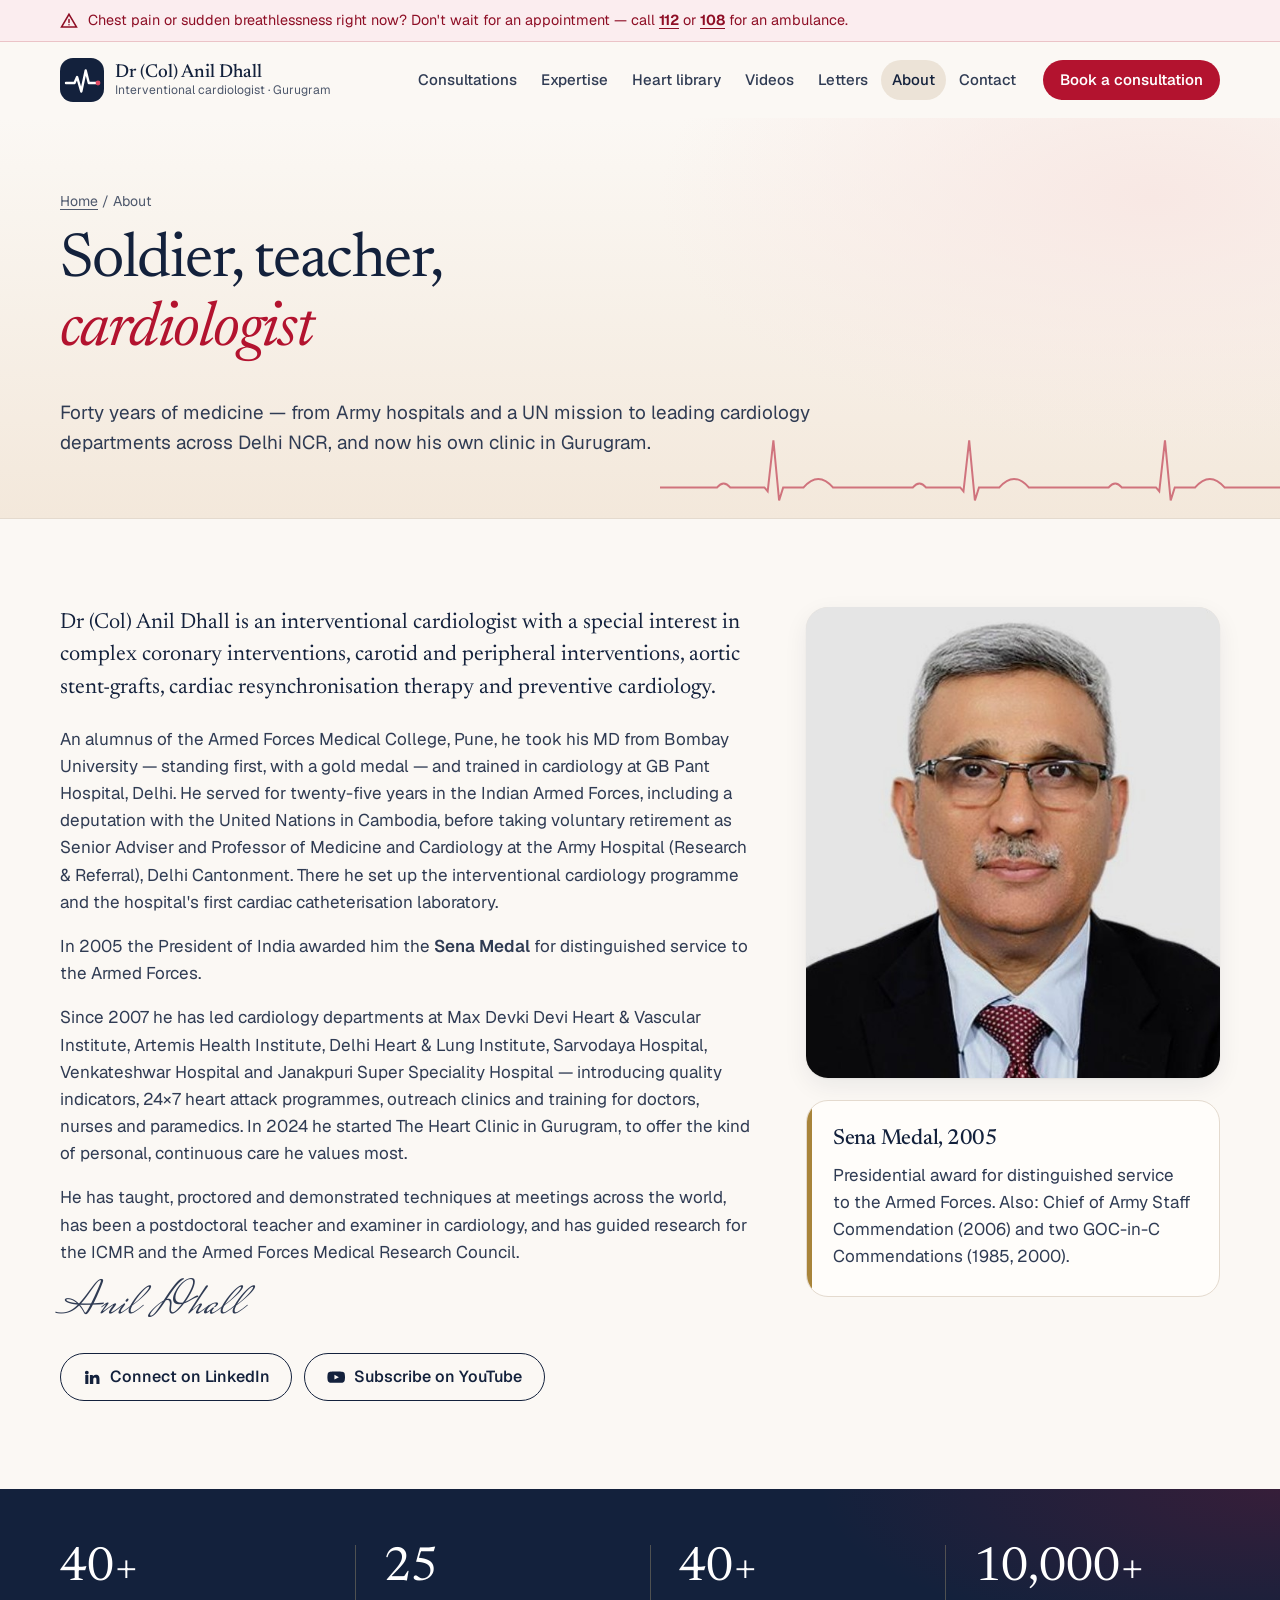
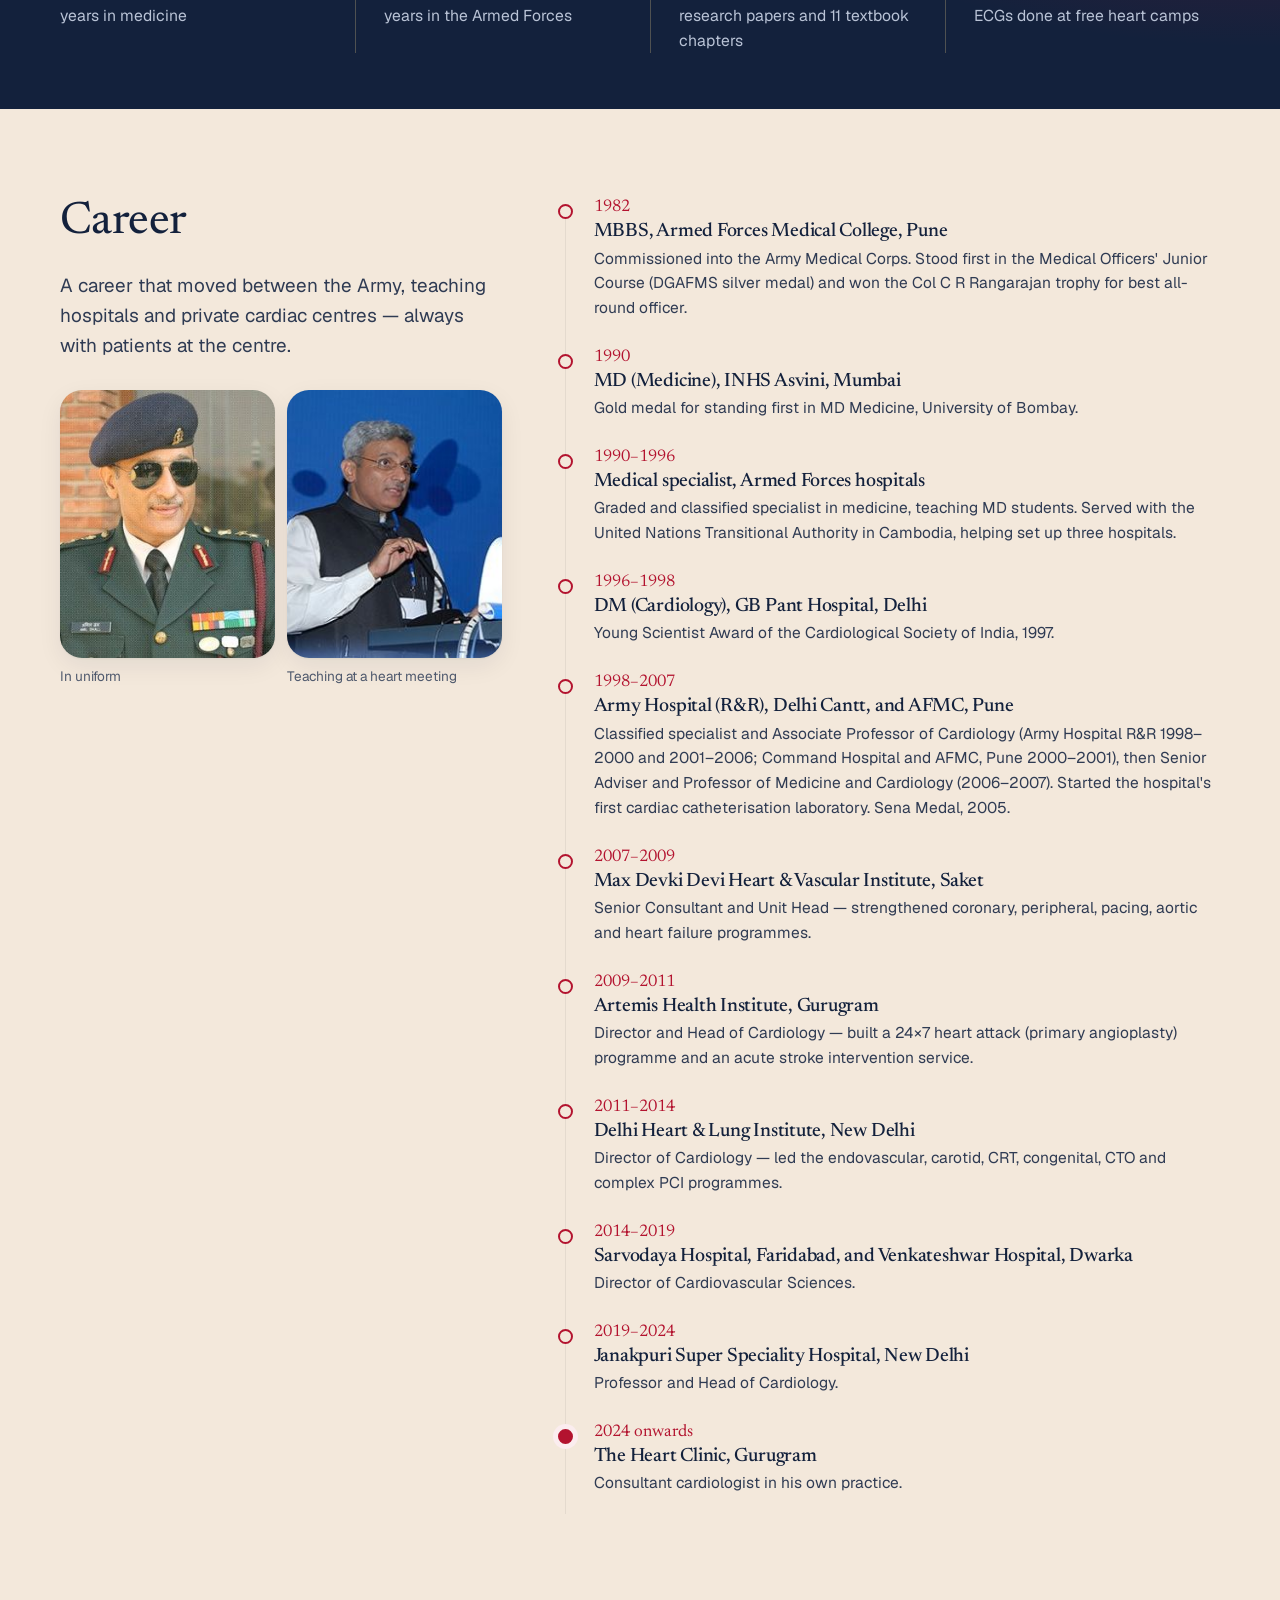
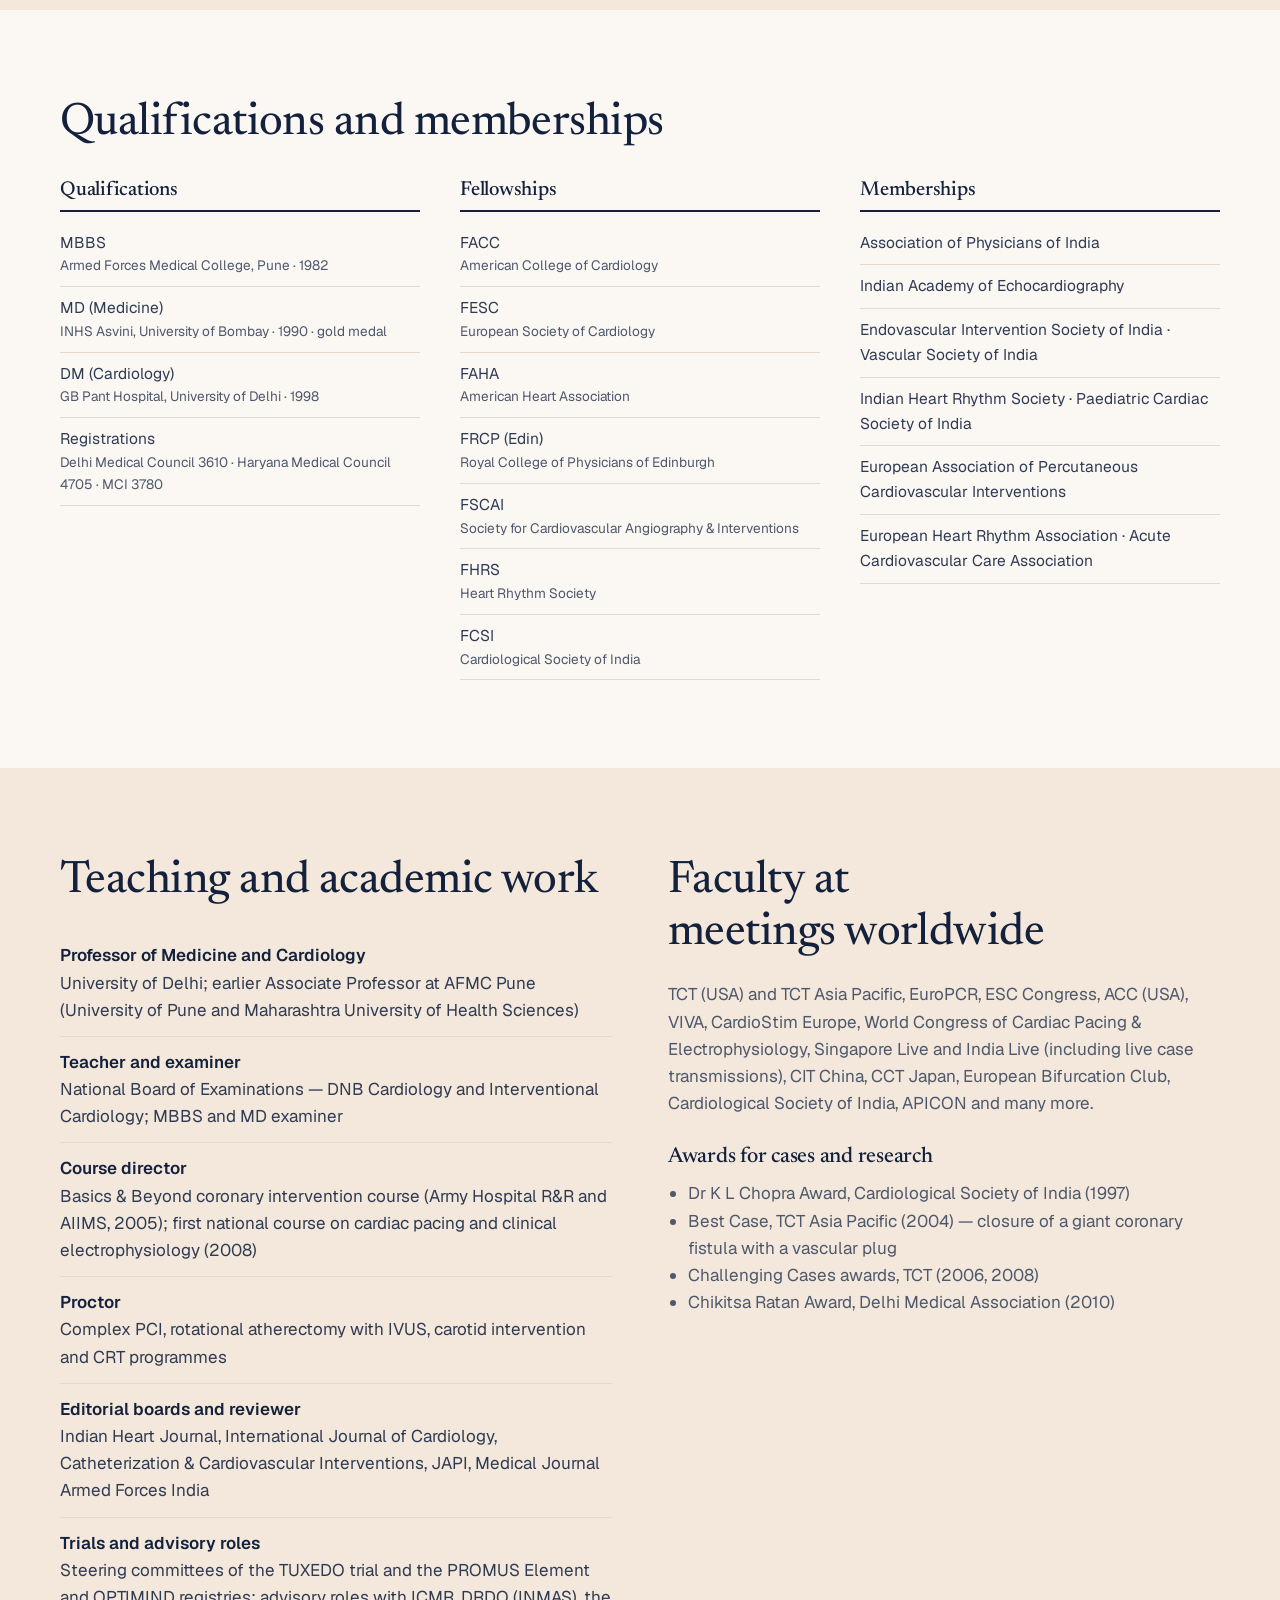
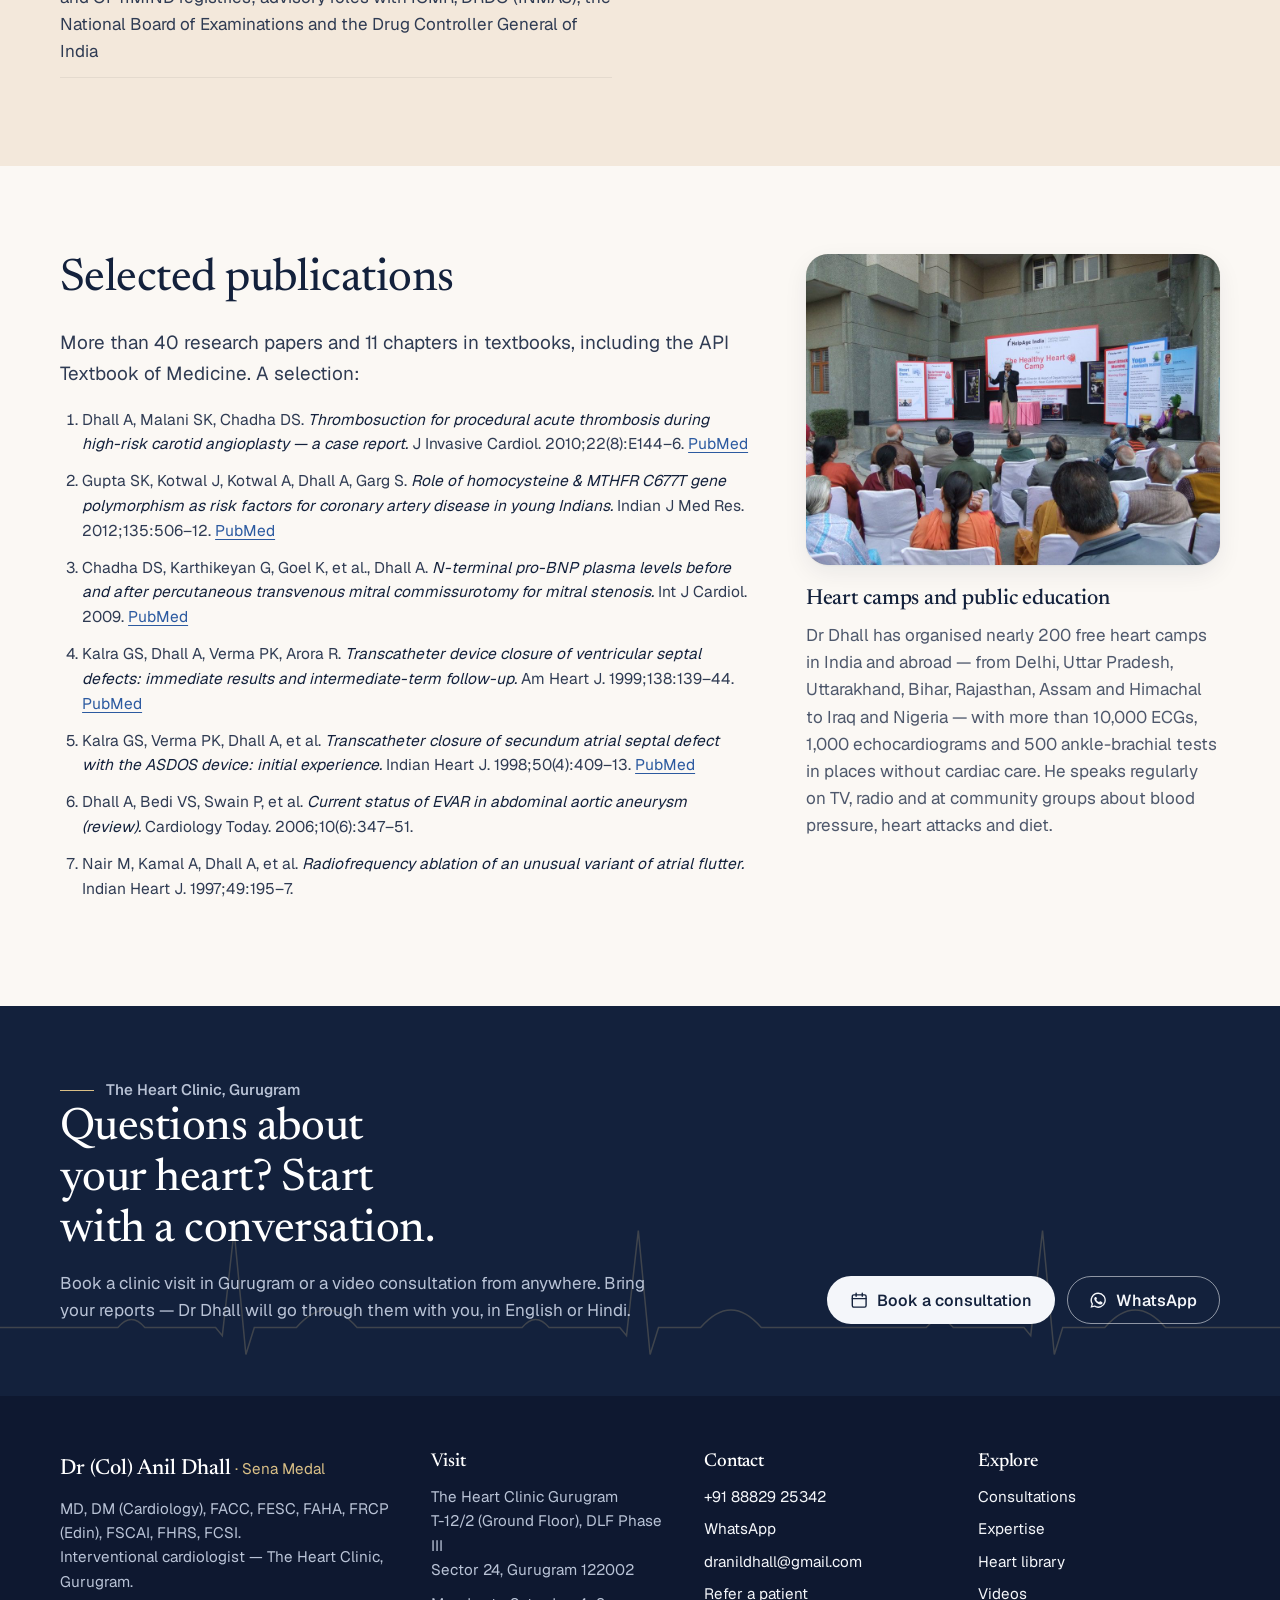
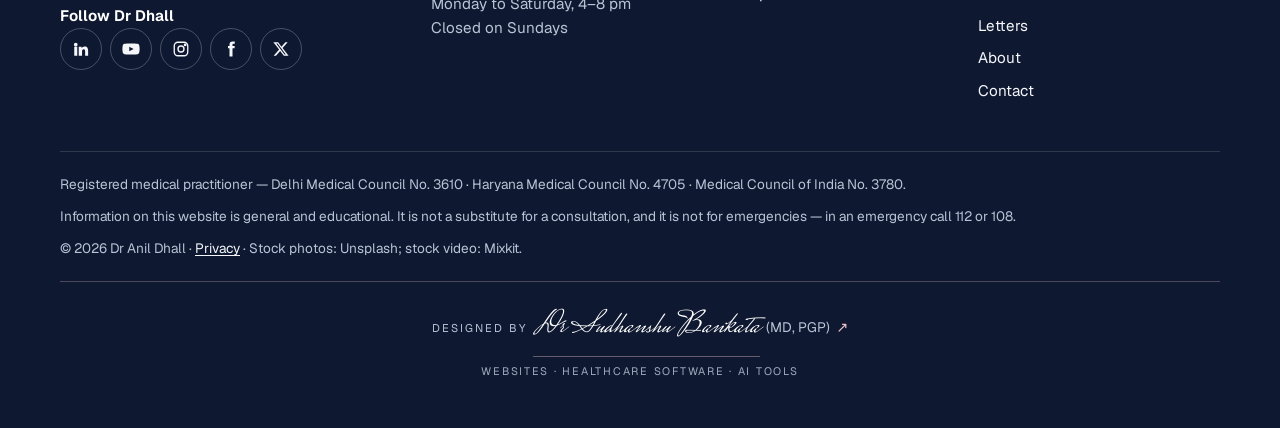
<file: about/index.html>
<!doctype html>
<html lang="en-IN" data-root="../">
<head>
<meta charset="utf-8">
<meta name="viewport" content="width=device-width, initial-scale=1, viewport-fit=cover">
<title>About Dr (Col) Anil Dhall, Sena Medal</title>
<meta name="description" content="AFMC 1982, MD (gold medal), DM Cardiology. 25 years in the Armed Forces, Sena Medal 2005, then head of cardiology at leading Delhi NCR hospitals.">
<link rel="canonical" href="https://drbankata.github.io/anil-dhall/about/">
<meta name="theme-color" content="#13213C">
<meta property="og:type" content="website">
<meta property="og:site_name" content="Dr (Col) Anil Dhall · Cardiologist">
<meta property="og:title" content="About Dr (Col) Anil Dhall, Sena Medal">
<meta property="og:description" content="AFMC 1982, MD (gold medal), DM Cardiology. 25 years in the Armed Forces, Sena Medal 2005, then head of cardiology at leading Delhi NCR hospitals.">
<meta property="og:url" content="https://drbankata.github.io/anil-dhall/about/">
<meta property="og:image" content="https://drbankata.github.io/anil-dhall/assets/img/og-image.jpg">
<meta property="og:locale" content="en_IN">
<meta name="twitter:card" content="summary_large_image">
<link rel="icon" href="../assets/img/favicon.svg" type="image/svg+xml">
<link rel="icon" href="../assets/img/favicon.png" sizes="32x32" type="image/png">
<link rel="apple-touch-icon" href="../assets/img/apple-touch-icon.png">
<link rel="preload" href="../assets/fonts/newsreader.woff2" as="font" type="font/woff2" crossorigin>
<link rel="preload" href="../assets/fonts/geist.woff2" as="font" type="font/woff2" crossorigin>

<link rel="stylesheet" href="../assets/css/site.css?v=a284b229c0">
<script type="application/ld+json">{"@context": "https://schema.org", "@type": "Physician", "name": "Dr (Col) Anil Dhall", "honorificPrefix": "Dr", "url": "https://drbankata.github.io/anil-dhall/", "image": "https://drbankata.github.io/anil-dhall/assets/img/anil-dhall.jpg", "description": "Interventional cardiologist in Gurugram. MD, DM (Cardiology), FACC, FESC, FAHA, FRCP (Edin), FSCAI, FHRS, FCSI. Sena Medal.", "medicalSpecialty": ["Cardiovascular", "https://schema.org/Cardiovascular"], "telephone": "+91-8882925342", "email": "dranildhall@gmail.com", "address": {"@type": "PostalAddress", "streetAddress": "T-12/2 (Ground Floor), DLF Phase III, Sector 24", "addressLocality": "Gurugram", "addressRegion": "Haryana", "postalCode": "122002", "addressCountry": "IN"}, "openingHoursSpecification": [{"@type": "OpeningHoursSpecification", "dayOfWeek": ["Monday", "Tuesday", "Wednesday", "Thursday", "Friday", "Saturday"], "opens": "16:00", "closes": "20:00"}], "knowsLanguage": ["en", "hi"], "sameAs": ["https://www.linkedin.com/in/anildhall", "https://www.youtube.com/@Dr.ColAnilDhall", "https://www.facebook.com/dranildhall/", "https://www.instagram.com/the.heartclinicgurugram/", "https://x.com/dhall_dr", "https://www.practo.com/delhi/doctor/dr-anil-dhall-cardiologist-3"]}</script>
</head>
<body>
<a class="skip" href="#main">Skip to content</a>
<div class="progress" aria-hidden="true"></div>
<aside class="sos" aria-label="Emergency"><div class="wrap"><svg viewBox="0 0 24 24" fill="none" stroke="currentColor" stroke-width="2" stroke-linecap="round" aria-hidden="true"><path d="M12 3 2 20h20L12 3Z"/><path d="M12 10v4M12 17h.01"/></svg><p><span class="long">Chest pain or sudden breathlessness right now? Don't wait for an appointment — call</span><span class="short">Chest pain or breathless right now? Call</span> <a href="tel:112">112</a> or <a href="tel:108">108</a><span class="long"> for an ambulance</span>.</p></div></aside>
<header class="site-header">
  <div class="wrap head-in">
    <a class="brand" href="../"><svg class="brand-mark" viewBox="0 0 44 44" aria-hidden="true"><rect width="44" height="44" rx="13" fill="#13213C"/><path d="M6 25h8.5l2.6-6 4.2 14.5 4.4-21 3.1 12.5H38" fill="none" stroke="#fff" stroke-width="2.4" stroke-linecap="round" stroke-linejoin="round"/><circle cx="38" cy="25" r="2.4" fill="#E04A63"/></svg><span class="brand-txt"><span class="brand-name">Dr (Col) Anil Dhall</span><span class="brand-sub">Interventional cardiologist · Gurugram</span></span></a>
    <nav id="site-nav" aria-label="Main">
      <ul><li class="nav-home"><a href="../">Home</a></li><li><a href="../consultations/">Consultations</a></li><li><a href="../expertise/">Expertise</a></li><li><a href="../heart-library/">Heart library</a></li><li><a href="../videos/">Videos</a></li><li><a href="../letters/">Letters</a></li><li><a href="../about/" aria-current="page">About</a></li><li><a href="../contact/">Contact</a></li></ul>
      <div class="nav-extra">
        <a class="btn btn-red" href="../consultations/#book"><svg viewBox="0 0 24 24" fill="none" stroke="currentColor" stroke-width="1.8" stroke-linecap="round" aria-hidden="true"><rect x="3" y="5" width="18" height="16" rx="2"/><path d="M3 10h18M8 3v4M16 3v4"/></svg>Book a consultation</a>
        <a class="btn btn-line" data-show="whatsapp" href="#"><svg viewBox="0 0 24 24" fill="currentColor" aria-hidden="true"><path d="M12 2a10 10 0 0 0-8.6 15.1L2 22l5-1.3A10 10 0 1 0 12 2Zm0 18.2a8.2 8.2 0 0 1-4.2-1.2l-.3-.2-3 .8.8-2.9-.2-.3A8.2 8.2 0 1 1 12 20.2Zm4.5-6.1c-.2-.1-1.5-.7-1.7-.8-.2-.1-.4-.1-.6.1l-.8 1c-.1.2-.3.2-.5.1a6.7 6.7 0 0 1-3.3-2.9c-.3-.4.2-.4.7-1.3.1-.2 0-.3 0-.4l-.8-1.8c-.2-.5-.4-.4-.6-.4h-.5a1 1 0 0 0-.7.3 3 3 0 0 0-.9 2.2 5.2 5.2 0 0 0 1.1 2.7 11.8 11.8 0 0 0 4.5 4c1.7.7 2.3.8 3.2.7a2.7 2.7 0 0 0 1.8-1.3 2.2 2.2 0 0 0 .2-1.3c-.1-.1-.3-.2-.5-.3Z"/></svg>WhatsApp the clinic</a>
        <a class="btn btn-line" data-show="phone" href="#"><svg viewBox="0 0 24 24" fill="none" stroke="currentColor" stroke-width="1.8" stroke-linecap="round" stroke-linejoin="round" aria-hidden="true"><path d="M5 4h4l2 5-2.5 1.5a11 11 0 0 0 5 5L15 13l5 2v4a2 2 0 0 1-2 2A16 16 0 0 1 3 6a2 2 0 0 1 2-2"/></svg><span data-fill>Call the clinic</span></a>
      </div>
    </nav>
    <a class="btn btn-red btn-s head-cta" href="../consultations/#book">Book a consultation</a>
    <button class="menu-btn" type="button" aria-expanded="false" aria-controls="site-nav"><svg viewBox="0 0 24 24" fill="none" stroke="currentColor" stroke-width="1.8" stroke-linecap="round" aria-hidden="true"><path d="M4 7h16M4 12h16M4 17h10"/></svg><span class="sr-only">Open menu</span></button>
  </div>
</header>
<main id="main">
<section class="page-hero ecg-paper">
  <svg class="mini-trace" viewBox="0 0 760 120" aria-hidden="true" preserveAspectRatio="none"><path vector-effect="non-scaling-stroke" d="M0,90 L70,90 q8,-9.6 16,0 L128,90 l4,4.8 l7,-62.4 l7,73.6 l5,-16.0 L176,90 q18,-20.8 36,0 L310,90 q8,-9.6 16,0 L368,90 l4,4.8 l7,-62.4 l7,73.6 l5,-16.0 L416,90 q18,-20.8 36,0 L550,90 q8,-9.6 16,0 L608,90 l4,4.8 l7,-62.4 l7,73.6 l5,-16.0 L656,90 q18,-20.8 36,0 L760,90"/></svg>
  <div class="wrap">
    <p class="crumbs"><a href="../">Home</a> / About</p>
    <h1>Soldier, teacher, <em>cardiologist</em></h1>
    <p class="lede">Forty years of medicine — from Army hospitals and a UN mission to leading cardiology departments across Delhi NCR, and now his own clinic in Gurugram.</p>
  </div>
</section>
<section class="section">
  <div class="wrap">
    <div class="split split-wide">
      <div class="prose">
        <p class="big">Dr (Col) Anil Dhall is an interventional cardiologist with a special interest in complex coronary interventions, carotid and peripheral interventions, aortic stent-grafts, cardiac resynchronisation therapy and preventive cardiology.</p>
        <p>An alumnus of the Armed Forces Medical College, Pune, he took his MD from Bombay University — standing first, with a gold medal — and trained in cardiology at GB Pant Hospital, Delhi. He served for twenty-five years in the Indian Armed Forces, including a deputation with the United Nations in Cambodia, before taking voluntary retirement as Senior Adviser and Professor of Medicine and Cardiology at the Army Hospital (Research &amp; Referral), Delhi Cantonment. There he set up the interventional cardiology programme and the hospital's first cardiac catheterisation laboratory.</p>
        <p>In 2005 the President of India awarded him the <strong>Sena Medal</strong> for distinguished service to the Armed Forces.</p>
        <p>Since 2007 he has led cardiology departments at Max Devki Devi Heart &amp; Vascular Institute, Artemis Health Institute, Delhi Heart &amp; Lung Institute, Sarvodaya Hospital, Venkateshwar Hospital and Janakpuri Super Speciality Hospital — introducing quality indicators, 24×7 heart attack programmes, outreach clinics and training for doctors, nurses and paramedics. In 2024 he started The Heart Clinic in Gurugram, to offer the kind of personal, continuous care he values most.</p>
        <p>He has taught, proctored and demonstrated techniques at meetings across the world, has been a postdoctoral teacher and examiner in cardiology, and has guided research for the ICMR and the Armed Forces Medical Research Council.</p>
        <p class="sig-line" aria-hidden="true">Anil Dhall</p>
        <div class="btn-row" style="margin-top:22px"><a class="btn btn-ink" data-show="linkedin" href="#" aria-label="Connect on LinkedIn (opens in a new tab)"><svg viewBox="0 0 24 24" fill="currentColor" aria-hidden="true"><path d="M4.98 3.5a2.5 2.5 0 1 1 0 5 2.5 2.5 0 0 1 0-5ZM3 9h4v12H3zM9 9h3.8v1.7h.1a4.2 4.2 0 0 1 3.8-2c4 0 4.8 2.6 4.8 6V21h-4v-5.6c0-1.3 0-3-1.9-3s-2.2 1.5-2.2 2.9V21H9z"/></svg>Connect on LinkedIn</a><a class="btn btn-line" data-show="youtube" href="#" aria-label="Subscribe on YouTube (opens in a new tab)"><svg viewBox="0 0 24 24" fill="currentColor" aria-hidden="true"><path d="M23 7.2a3 3 0 0 0-2.1-2.1C19 4.6 12 4.6 12 4.6s-7 0-8.9.5A3 3 0 0 0 1 7.2 31 31 0 0 0 .5 12a31 31 0 0 0 .5 4.8 3 3 0 0 0 2.1 2.1c1.9.5 8.9.5 8.9.5s7 0 8.9-.5a3 3 0 0 0 2.1-2.1 31 31 0 0 0 .5-4.8 31 31 0 0 0-.5-4.8ZM9.7 15.1V8.9l5.8 3.1Z"/></svg>Subscribe on YouTube</a></div>
      </div>
      <div>
        <figure class="photo" style="aspect-ratio:546/621"><img src="../assets/img/anil-dhall.jpg" alt="Portrait of Dr (Col) Anil Dhall" loading="lazy"></figure>
        <div class="medal-card" style="margin-top:22px"><h2 class="h3">Sena Medal, 2005</h2><p>Presidential award for distinguished service to the Armed Forces. Also: Chief of Army Staff Commendation (2006) and two GOC-in-C Commendations (1985, 2000).</p></div>
      </div>
    </div>
  </div>
</section>

<section class="stats-band" aria-label="Dr Dhall in numbers"><div class="wrap"><ul class="stats"><li><b>40+</b><span>years in medicine</span></li><li><b>25</b><span>years in the Armed Forces</span></li><li><b>40+</b><span>research papers and 11 textbook chapters</span></li><li><b>10,000+</b><span>ECGs done at free heart camps</span></li></ul></div></section>

<section class="section panel" aria-labelledby="tl">
  <div class="wrap">
    <div class="split split-narrow">
      <div><h2 id="tl">Career</h2><p class="lede">A career that moved between the Army, teaching hospitals and private cardiac centres — always with patients at the centre.</p>
        <div class="duo" style="margin-top:28px">
          <figure><div class="photo"><img src="../assets/img/photos/army.jpg" alt="Colonel Anil Dhall in uniform" loading="lazy"></div><figcaption>In uniform</figcaption></figure>
          <figure><div class="photo"><img src="../assets/img/photos/lecture.jpg" alt="Dr Dhall speaking at a cardiology meeting" loading="lazy"></div><figcaption>Teaching at a heart meeting</figcaption></figure>
        </div></div>
      <ol class="chapters"><li><span class="yr">1982</span><h3>MBBS, Armed Forces Medical College, Pune</h3><p>Commissioned into the Army Medical Corps. Stood first in the Medical Officers&#x27; Junior Course (DGAFMS silver medal) and won the Col C R Rangarajan trophy for best all-round officer.</p></li><li><span class="yr">1990</span><h3>MD (Medicine), INHS Asvini, Mumbai</h3><p>Gold medal for standing first in MD Medicine, University of Bombay.</p></li><li><span class="yr">1990–1996</span><h3>Medical specialist, Armed Forces hospitals</h3><p>Graded and classified specialist in medicine, teaching MD students. Served with the United Nations Transitional Authority in Cambodia, helping set up three hospitals.</p></li><li><span class="yr">1996–1998</span><h3>DM (Cardiology), GB Pant Hospital, Delhi</h3><p>Young Scientist Award of the Cardiological Society of India, 1997.</p></li><li><span class="yr">1998–2007</span><h3>Army Hospital (R&amp;R), Delhi Cantt, and AFMC, Pune</h3><p>Classified specialist and Associate Professor of Cardiology (Army Hospital R&amp;R 1998–2000 and 2001–2006; Command Hospital and AFMC, Pune 2000–2001), then Senior Adviser and Professor of Medicine and Cardiology (2006–2007). Started the hospital&#x27;s first cardiac catheterisation laboratory. Sena Medal, 2005.</p></li><li><span class="yr">2007–2009</span><h3>Max Devki Devi Heart &amp; Vascular Institute, Saket</h3><p>Senior Consultant and Unit Head — strengthened coronary, peripheral, pacing, aortic and heart failure programmes.</p></li><li><span class="yr">2009–2011</span><h3>Artemis Health Institute, Gurugram</h3><p>Director and Head of Cardiology — built a 24×7 heart attack (primary angioplasty) programme and an acute stroke intervention service.</p></li><li><span class="yr">2011–2014</span><h3>Delhi Heart &amp; Lung Institute, New Delhi</h3><p>Director of Cardiology — led the endovascular, carotid, CRT, congenital, CTO and complex PCI programmes.</p></li><li><span class="yr">2014–2019</span><h3>Sarvodaya Hospital, Faridabad, and Venkateshwar Hospital, Dwarka</h3><p>Director of Cardiovascular Sciences.</p></li><li><span class="yr">2019–2024</span><h3>Janakpuri Super Speciality Hospital, New Delhi</h3><p>Professor and Head of Cardiology.</p></li><li class="now"><span class="yr">2024 onwards</span><h3>The Heart Clinic, Gurugram</h3><p>Consultant cardiologist in his own practice.</p></li></ol>
    </div>
  </div>
</section>

<section class="section" aria-labelledby="creds">
  <div class="wrap">
    <h2 id="creds" style="margin-bottom:30px">Qualifications and memberships</h2>
    <div class="cred-cols">
      <div><h3>Qualifications</h3><ul>
        <li>MBBS<small>Armed Forces Medical College, Pune · 1982</small></li>
        <li>MD (Medicine)<small>INHS Asvini, University of Bombay · 1990 · gold medal</small></li>
        <li>DM (Cardiology)<small>GB Pant Hospital, University of Delhi · 1998</small></li>
        <li>Registrations<small>Delhi Medical Council 3610 · Haryana Medical Council 4705 · MCI 3780</small></li>
      </ul></div>
      <div><h3>Fellowships</h3><ul>
        <li>FACC<small>American College of Cardiology</small></li>
        <li>FESC<small>European Society of Cardiology</small></li>
        <li>FAHA<small>American Heart Association</small></li>
        <li>FRCP (Edin)<small>Royal College of Physicians of Edinburgh</small></li>
        <li>FSCAI<small>Society for Cardiovascular Angiography &amp; Interventions</small></li>
        <li>FHRS<small>Heart Rhythm Society</small></li>
        <li>FCSI<small>Cardiological Society of India</small></li>
      </ul></div>
      <div><h3>Memberships</h3><ul>
        <li>Association of Physicians of India</li><li>Indian Academy of Echocardiography</li><li>Endovascular Intervention Society of India · Vascular Society of India</li><li>Indian Heart Rhythm Society · Paediatric Cardiac Society of India</li><li>European Association of Percutaneous Cardiovascular Interventions</li><li>European Heart Rhythm Association · Acute Cardiovascular Care Association</li>
      </ul></div>
    </div>
  </div>
</section>

<section class="section panel" aria-labelledby="teach">
  <div class="wrap">
    <div class="split">
      <div>
        <h2 id="teach">Teaching and academic work</h2>
        <ul class="facts-list" style="grid-template-columns:minmax(0,1fr)">
          <li><b>Professor of Medicine and Cardiology</b>University of Delhi; earlier Associate Professor at AFMC Pune (University of Pune and Maharashtra University of Health Sciences)</li>
          <li><b>Teacher and examiner</b>National Board of Examinations — DNB Cardiology and Interventional Cardiology; MBBS and MD examiner</li>
          <li><b>Course director</b>Basics &amp; Beyond coronary intervention course (Army Hospital R&amp;R and AIIMS, 2005); first national course on cardiac pacing and clinical electrophysiology (2008)</li>
          <li><b>Proctor</b>Complex PCI, rotational atherectomy with IVUS, carotid intervention and CRT programmes</li>
          <li><b>Editorial boards and reviewer</b>Indian Heart Journal, International Journal of Cardiology, Catheterization &amp; Cardiovascular Interventions, JAPI, Medical Journal Armed Forces India</li>
          <li><b>Trials and advisory roles</b>Steering committees of the TUXEDO trial and the PROMUS Element and OPTIMIND registries; advisory roles with ICMR, DRDO (INMAS), the National Board of Examinations and the Drug Controller General of India</li>
        </ul>
      </div>
      <div>
        <h2>Faculty at meetings worldwide</h2>
        <p class="muted">TCT (USA) and TCT Asia Pacific, EuroPCR, ESC Congress, ACC (USA), VIVA, CardioStim Europe, World Congress of Cardiac Pacing &amp; Electrophysiology, Singapore Live and India Live (including live case transmissions), CIT China, CCT Japan, European Bifurcation Club, Cardiological Society of India, APICON and many more.</p>
        <h3 style="margin-top:28px">Awards for cases and research</h3>
        <ul class="muted"><li>Dr K L Chopra Award, Cardiological Society of India (1997)</li><li>Best Case, TCT Asia Pacific (2004) — closure of a giant coronary fistula with a vascular plug</li><li>Challenging Cases awards, TCT (2006, 2008)</li><li>Chikitsa Ratan Award, Delhi Medical Association (2010)</li></ul>
      </div>
    </div>
  </div>
</section>

<section class="section" aria-labelledby="pubs">
  <div class="wrap">
    <div class="split split-wide">
      <div><h2 id="pubs">Selected publications</h2><p class="lede">More than 40 research papers and 11 chapters in textbooks, including the API Textbook of Medicine. A selection:</p><ol class="pubs"><li>Dhall A, Malani SK, Chadha DS. <i>Thrombosuction for procedural acute thrombosis during high-risk carotid angioplasty — a case report.</i> J Invasive Cardiol. 2010;22(8):E144–6. <a href="https://pubmed.ncbi.nlm.nih.gov/20679679/" target="_blank" rel="noopener">PubMed</a></li><li>Gupta SK, Kotwal J, Kotwal A, Dhall A, Garg S. <i>Role of homocysteine &amp; MTHFR C677T gene polymorphism as risk factors for coronary artery disease in young Indians.</i> Indian J Med Res. 2012;135:506–12. <a href="https://pubmed.ncbi.nlm.nih.gov/?term=homocysteine+MTHFR+C677T+young+Indians+Dhall" target="_blank" rel="noopener">PubMed</a></li><li>Chadha DS, Karthikeyan G, Goel K, et al., Dhall A. <i>N-terminal pro-BNP plasma levels before and after percutaneous transvenous mitral commissurotomy for mitral stenosis.</i> Int J Cardiol. 2009. <a href="https://pubmed.ncbi.nlm.nih.gov/19195726/" target="_blank" rel="noopener">PubMed</a></li><li>Kalra GS, Dhall A, Verma PK, Arora R. <i>Transcatheter device closure of ventricular septal defects: immediate results and intermediate-term follow-up.</i> Am Heart J. 1999;138:139–44. <a href="https://pubmed.ncbi.nlm.nih.gov/?term=Kalra+Dhall+ventricular+septal+defect+1999" target="_blank" rel="noopener">PubMed</a></li><li>Kalra GS, Verma PK, Dhall A, et al. <i>Transcatheter closure of secundum atrial septal defect with the ASDOS device: initial experience.</i> Indian Heart J. 1998;50(4):409–13. <a href="https://pubmed.ncbi.nlm.nih.gov/?term=Kalra+ASDOS+atrial+septal+defect+Indian+Heart+J" target="_blank" rel="noopener">PubMed</a></li><li>Dhall A, Bedi VS, Swain P, et al. <i>Current status of EVAR in abdominal aortic aneurysm (review).</i> Cardiology Today. 2006;10(6):347–51.</li><li>Nair M, Kamal A, Dhall A, et al. <i>Radiofrequency ablation of an unusual variant of atrial flutter.</i> Indian Heart J. 1997;49:195–7.</li></ol></div>
      <div>
        <figure class="photo" style="aspect-ratio:4/3"><img src="../assets/img/photos/camp-talk.jpg" alt="Dr Dhall speaking to elderly people at a HelpAge India healthy heart camp" loading="lazy"></figure>
        <h3 style="margin-top:22px">Heart camps and public education</h3>
        <p class="muted">Dr Dhall has organised nearly 200 free heart camps in India and abroad — from Delhi, Uttar Pradesh, Uttarakhand, Bihar, Rajasthan, Assam and Himachal to Iraq and Nigeria — with more than 10,000 ECGs, 1,000 echocardiograms and 500 ankle-brachial tests in places without cardiac care. He speaks regularly on TV, radio and at community groups about blood pressure, heart attacks and diet.</p>
      </div>
    </div>
  </div>
</section>

<section class="close-band">
  <svg class="trace-bg" viewBox="0 0 760 120" aria-hidden="true" preserveAspectRatio="none"><path vector-effect="non-scaling-stroke" d="M0,90 L70,90 q8,-9.6 16,0 L128,90 l4,4.8 l7,-62.4 l7,73.6 l5,-16.0 L176,90 q18,-20.8 36,0 L310,90 q8,-9.6 16,0 L368,90 l4,4.8 l7,-62.4 l7,73.6 l5,-16.0 L416,90 q18,-20.8 36,0 L550,90 q8,-9.6 16,0 L608,90 l4,4.8 l7,-62.4 l7,73.6 l5,-16.0 L656,90 q18,-20.8 36,0 L760,90"/></svg>
  <div class="wrap">
    <div><p class="kicker kicker-dark"><span class="rule" aria-hidden="true"></span>The Heart Clinic, Gurugram</p><h2>Questions about your heart? Start with a conversation.</h2><p style="margin-top:14px">Book a clinic visit in Gurugram or a video consultation from anywhere. Bring your reports — Dr Dhall will go through them with you, in English or Hindi.</p></div>
    <div class="btn-row"><a class="btn btn-light" href="../consultations/#book"><svg viewBox="0 0 24 24" fill="none" stroke="currentColor" stroke-width="1.8" stroke-linecap="round" aria-hidden="true"><rect x="3" y="5" width="18" height="16" rx="2"/><path d="M3 10h18M8 3v4M16 3v4"/></svg>Book a consultation</a><a class="btn btn-ghost-light" data-show="whatsapp" href="#"><svg viewBox="0 0 24 24" fill="currentColor" aria-hidden="true"><path d="M12 2a10 10 0 0 0-8.6 15.1L2 22l5-1.3A10 10 0 1 0 12 2Zm0 18.2a8.2 8.2 0 0 1-4.2-1.2l-.3-.2-3 .8.8-2.9-.2-.3A8.2 8.2 0 1 1 12 20.2Zm4.5-6.1c-.2-.1-1.5-.7-1.7-.8-.2-.1-.4-.1-.6.1l-.8 1c-.1.2-.3.2-.5.1a6.7 6.7 0 0 1-3.3-2.9c-.3-.4.2-.4.7-1.3.1-.2 0-.3 0-.4l-.8-1.8c-.2-.5-.4-.4-.6-.4h-.5a1 1 0 0 0-.7.3 3 3 0 0 0-.9 2.2 5.2 5.2 0 0 0 1.1 2.7 11.8 11.8 0 0 0 4.5 4c1.7.7 2.3.8 3.2.7a2.7 2.7 0 0 0 1.8-1.3 2.2 2.2 0 0 0 .2-1.3c-.1-.1-.3-.2-.5-.3Z"/></svg>WhatsApp</a></div>
  </div>
</section>
</main>
<footer class="site-footer">
  <div class="wrap">
    <div class="foot-grid">
      <div class="foot-brand">
        <span class="brand-name">Dr (Col) Anil Dhall</span><span style="color:var(--brass-light)"> · Sena Medal</span>
        <p>MD, DM (Cardiology), FACC, FESC, FAHA, FRCP (Edin), FSCAI, FHRS, FCSI.<br>Interventional cardiologist — The Heart Clinic, Gurugram.</p>
        <p class="foot-follow">Follow Dr Dhall</p>
        <ul class="socials" aria-label="Follow Dr Anil Dhall">
          <li><a data-show="linkedin" href="#" aria-label="LinkedIn (opens in a new tab)" title="LinkedIn"><svg viewBox="0 0 24 24" fill="currentColor" aria-hidden="true"><path d="M4.98 3.5a2.5 2.5 0 1 1 0 5 2.5 2.5 0 0 1 0-5ZM3 9h4v12H3zM9 9h3.8v1.7h.1a4.2 4.2 0 0 1 3.8-2c4 0 4.8 2.6 4.8 6V21h-4v-5.6c0-1.3 0-3-1.9-3s-2.2 1.5-2.2 2.9V21H9z"/></svg></a></li>
          <li><a data-show="youtube" href="#" aria-label="YouTube (opens in a new tab)" title="YouTube"><svg viewBox="0 0 24 24" fill="currentColor" aria-hidden="true"><path d="M23 7.2a3 3 0 0 0-2.1-2.1C19 4.6 12 4.6 12 4.6s-7 0-8.9.5A3 3 0 0 0 1 7.2 31 31 0 0 0 .5 12a31 31 0 0 0 .5 4.8 3 3 0 0 0 2.1 2.1c1.9.5 8.9.5 8.9.5s7 0 8.9-.5a3 3 0 0 0 2.1-2.1 31 31 0 0 0 .5-4.8 31 31 0 0 0-.5-4.8ZM9.7 15.1V8.9l5.8 3.1Z"/></svg></a></li>
          <li><a data-show="instagram" href="#" aria-label="Instagram (opens in a new tab)" title="Instagram"><svg viewBox="0 0 24 24" fill="none" stroke="currentColor" stroke-width="1.8" aria-hidden="true"><rect x="3" y="3" width="18" height="18" rx="5"/><circle cx="12" cy="12" r="4"/><circle cx="17.5" cy="6.5" r="1" fill="currentColor"/></svg></a></li>
          <li><a data-show="facebook" href="#" aria-label="Facebook (opens in a new tab)" title="Facebook"><svg viewBox="0 0 24 24" fill="currentColor" aria-hidden="true"><path d="M14 8V6.3c0-.8.2-1.3 1.4-1.3H17V2h-2.6C11.3 2 10 3.6 10 6.2V8H8v3h2v11h4V11h2.7l.3-3Z"/></svg></a></li>
          <li><a data-show="twitter" href="#" aria-label="X (opens in a new tab)" title="X"><svg viewBox="0 0 24 24" fill="currentColor" aria-hidden="true"><path d="M17.8 3h3.1l-6.8 7.8 8 10.2h-6.3l-4.9-6.4L5.3 21H2.2l7.3-8.3L1.8 3h6.4l4.4 5.9Zm-1.1 16.2h1.7L7.4 4.7H5.6Z"/></svg></a></li>
        </ul>
      </div>
      <div><h2 class="fh">Visit</h2>
        <address style="font-style:normal">The Heart Clinic Gurugram<br>T-12/2 (Ground Floor), DLF Phase III<br>Sector 24, Gurugram 122002</address>
        <p style="margin-top:10px">Monday to Saturday, 4–8 pm<br>Closed on Sundays</p>
      </div>
      <div><h2 class="fh">Contact</h2>
        <ul>
          <li><a data-show="phone" href="#"><span data-fill>Phone</span></a></li>
          <li><a data-show="whatsapp" href="#">WhatsApp</a></li>
          <li><a data-show="email" href="#"><span data-fill>Email</span></a></li>
          <li><a href="../contact/?about=referral">Refer a patient</a></li>
        </ul>
      </div>
      <div><h2 class="fh">Explore</h2><ul><li><a href="../consultations/">Consultations</a></li><li><a href="../expertise/">Expertise</a></li><li><a href="../heart-library/">Heart library</a></li><li><a href="../videos/">Videos</a></li><li><a href="../letters/">Letters</a></li><li><a href="../about/">About</a></li><li><a href="../contact/">Contact</a></li></ul></div>
    </div>
    <div class="foot-legal">
      <p>Registered medical practitioner — Delhi Medical Council No. 3610 · Haryana Medical Council No. 4705 · Medical Council of India No. 3780.</p>
      <p>Information on this website is general and educational. It is not a substitute for a consultation, and it is not for emergencies — in an emergency call 112 or 108.</p>
      <p>© <span data-year>2026</span> Dr Anil Dhall · <a href="../privacy/">Privacy</a> · Stock photos: Unsplash; stock video: Mixkit.</p>
    </div>
  <div class="made-by"><a class="mb" href="https://lexmedix.in/services/" target="_blank" rel="noopener"><span class="mb-main"><span class="mb-pre">Designed by</span> <span class="mb-name">Dr Sudhanshu Bankata</span> <span class="mb-cred">(MD, PGP)</span><span class="mb-arrow" aria-hidden="true">&#8599;</span></span><span class="mb-sr">, </span><span class="mb-sub">Websites &middot; Healthcare software &middot; AI tools</span><span class="mb-sr"> (opens in a new tab)</span></a></div>
  </div>
</footer>
<nav class="mbar" aria-label="Quick actions">
  <a data-show="phone" href="#"><svg viewBox="0 0 24 24" fill="none" stroke="currentColor" stroke-width="1.8" stroke-linecap="round" stroke-linejoin="round" aria-hidden="true"><path d="M5 4h4l2 5-2.5 1.5a11 11 0 0 0 5 5L15 13l5 2v4a2 2 0 0 1-2 2A16 16 0 0 1 3 6a2 2 0 0 1 2-2"/></svg>Call</a>
  <a data-show="whatsapp" href="#"><svg viewBox="0 0 24 24" fill="currentColor" aria-hidden="true"><path d="M12 2a10 10 0 0 0-8.6 15.1L2 22l5-1.3A10 10 0 1 0 12 2Zm0 18.2a8.2 8.2 0 0 1-4.2-1.2l-.3-.2-3 .8.8-2.9-.2-.3A8.2 8.2 0 1 1 12 20.2Zm4.5-6.1c-.2-.1-1.5-.7-1.7-.8-.2-.1-.4-.1-.6.1l-.8 1c-.1.2-.3.2-.5.1a6.7 6.7 0 0 1-3.3-2.9c-.3-.4.2-.4.7-1.3.1-.2 0-.3 0-.4l-.8-1.8c-.2-.5-.4-.4-.6-.4h-.5a1 1 0 0 0-.7.3 3 3 0 0 0-.9 2.2 5.2 5.2 0 0 0 1.1 2.7 11.8 11.8 0 0 0 4.5 4c1.7.7 2.3.8 3.2.7a2.7 2.7 0 0 0 1.8-1.3 2.2 2.2 0 0 0 .2-1.3c-.1-.1-.3-.2-.5-.3Z"/></svg>WhatsApp</a>
  <a class="book" href="../consultations/#book"><svg viewBox="0 0 24 24" fill="none" stroke="currentColor" stroke-width="1.8" stroke-linecap="round" aria-hidden="true"><rect x="3" y="5" width="18" height="16" rx="2"/><path d="M3 10h18M8 3v4M16 3v4"/></svg>Book</a>
</nav>
<button class="to-top" type="button" aria-label="Back to top"><svg viewBox="0 0 24 24" fill="none" stroke="currentColor" stroke-width="2" stroke-linecap="round" stroke-linejoin="round" aria-hidden="true"><path d="M12 19V5M5 12l7-7 7 7"/></svg></button>
<dialog id="send-dlg" aria-labelledby="send-title">
  <div class="dlg-in">
    <button class="dlg-x" type="button" data-close aria-label="Close"><svg viewBox="0 0 24 24" fill="none" stroke="currentColor" stroke-width="2" stroke-linecap="round" aria-hidden="true"><path d="M6 6l12 12M18 6 6 18"/></svg></button>
    <h2 id="send-title">Almost done</h2>
    <p data-unsent>Your request is ready. Send it to the clinic on WhatsApp (fastest) or by email — the team will confirm a time with you.</p>
    <p data-sent hidden class="ok-line">Sent. The clinic will get back to you to confirm a time.</p>
    <pre class="msg-preview" tabindex="0" aria-label="Your message"></pre>
    <div class="send-opts">
      <a class="btn btn-red" data-send="whatsapp" href="#"><svg viewBox="0 0 24 24" fill="currentColor" aria-hidden="true"><path d="M12 2a10 10 0 0 0-8.6 15.1L2 22l5-1.3A10 10 0 1 0 12 2Zm0 18.2a8.2 8.2 0 0 1-4.2-1.2l-.3-.2-3 .8.8-2.9-.2-.3A8.2 8.2 0 1 1 12 20.2Zm4.5-6.1c-.2-.1-1.5-.7-1.7-.8-.2-.1-.4-.1-.6.1l-.8 1c-.1.2-.3.2-.5.1a6.7 6.7 0 0 1-3.3-2.9c-.3-.4.2-.4.7-1.3.1-.2 0-.3 0-.4l-.8-1.8c-.2-.5-.4-.4-.6-.4h-.5a1 1 0 0 0-.7.3 3 3 0 0 0-.9 2.2 5.2 5.2 0 0 0 1.1 2.7 11.8 11.8 0 0 0 4.5 4c1.7.7 2.3.8 3.2.7a2.7 2.7 0 0 0 1.8-1.3 2.2 2.2 0 0 0 .2-1.3c-.1-.1-.3-.2-.5-.3Z"/></svg>Send on WhatsApp</a>
      <a class="btn btn-line" data-send="email" href="#"><svg viewBox="0 0 24 24" fill="none" stroke="currentColor" stroke-width="1.8" stroke-linecap="round" stroke-linejoin="round" aria-hidden="true"><rect x="3" y="5" width="18" height="14" rx="2"/><path d="m3 7 9 6 9-6"/></svg>Send by email</a>
      <a class="btn btn-line" data-send="form" href="#" hidden>Open the booking form</a>
      <a class="btn btn-ink" data-pay-now href="#" hidden><svg viewBox="0 0 24 24" fill="none" stroke="currentColor" stroke-width="1.8" stroke-linecap="round" aria-hidden="true"><rect x="2.5" y="5" width="19" height="14" rx="2"/><path d="M2.5 10h19M6 15h4"/></svg>Pay online now</a>
      <a class="btn btn-ink" data-upi-now href="#" hidden><svg viewBox="0 0 24 24" fill="none" stroke="currentColor" stroke-width="1.8" stroke-linecap="round" stroke-linejoin="round" aria-hidden="true"><path d="M6 4h12M6 9h12M9 4c6 0 6 10 0 10H6l8 7"/></svg>Pay by UPI</a>
      <a class="btn btn-line" data-show="booking" href="#" hidden><svg viewBox="0 0 24 24" fill="none" stroke="currentColor" stroke-width="1.8" stroke-linecap="round" aria-hidden="true"><rect x="3" y="5" width="18" height="16" rx="2"/><path d="M3 10h18M8 3v4M16 3v4"/></svg>Pick a slot online</a>
      <button class="btn btn-line" type="button" data-copy><svg viewBox="0 0 24 24" fill="none" stroke="currentColor" stroke-width="1.8" stroke-linecap="round" aria-hidden="true"><rect x="8" y="8" width="12" height="12" rx="2"/><path d="M16 8V6a2 2 0 0 0-2-2H6a2 2 0 0 0-2 2v8a2 2 0 0 0 2 2h2"/></svg>Copy the message</button>
    </div>
    <p class="bank-line" data-bank-line hidden>Bank transfer: <span></span></p>
    <p class="small muted" style="margin:14px 0 0">Nothing is stored on this website. Your message goes only where you send it.</p>
  </div>
</dialog>
<script src="../assets/js/site.js?v=a284b229c0" defer></script>
</body>
</html>
</file>
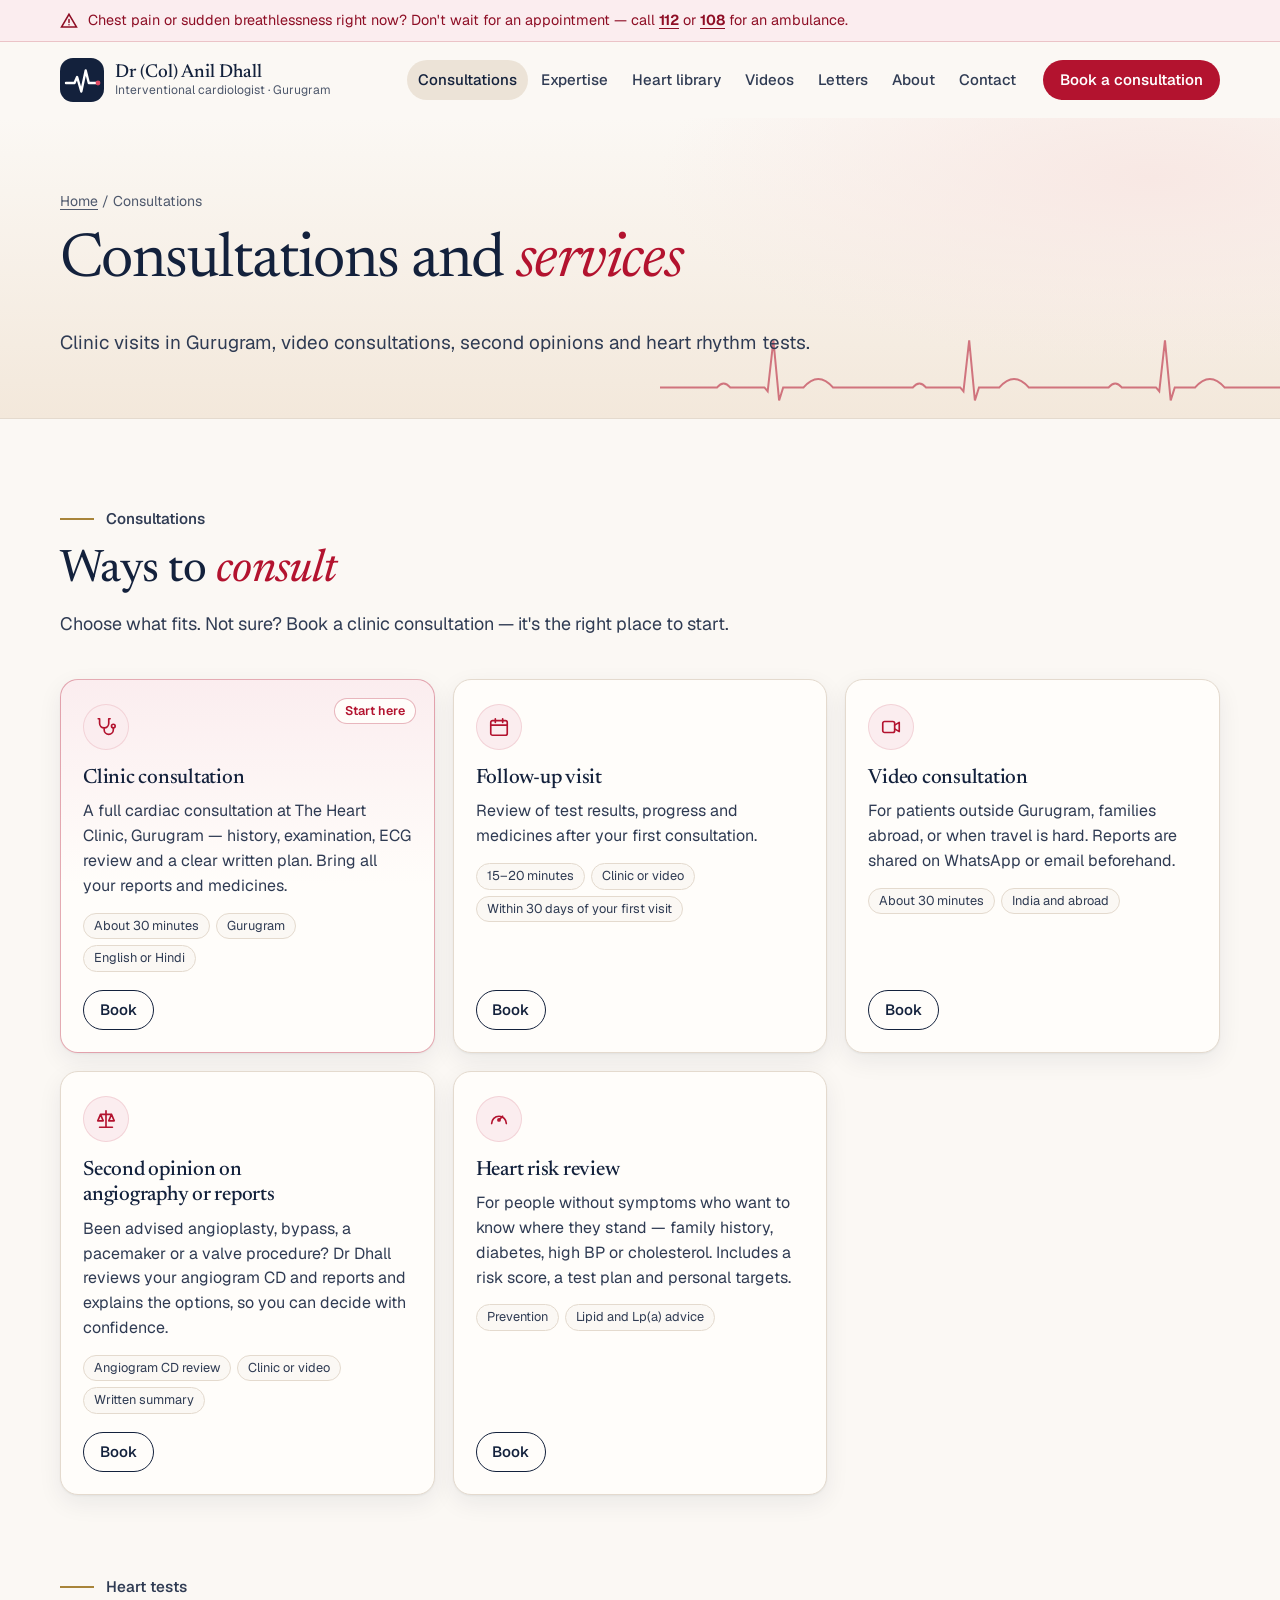
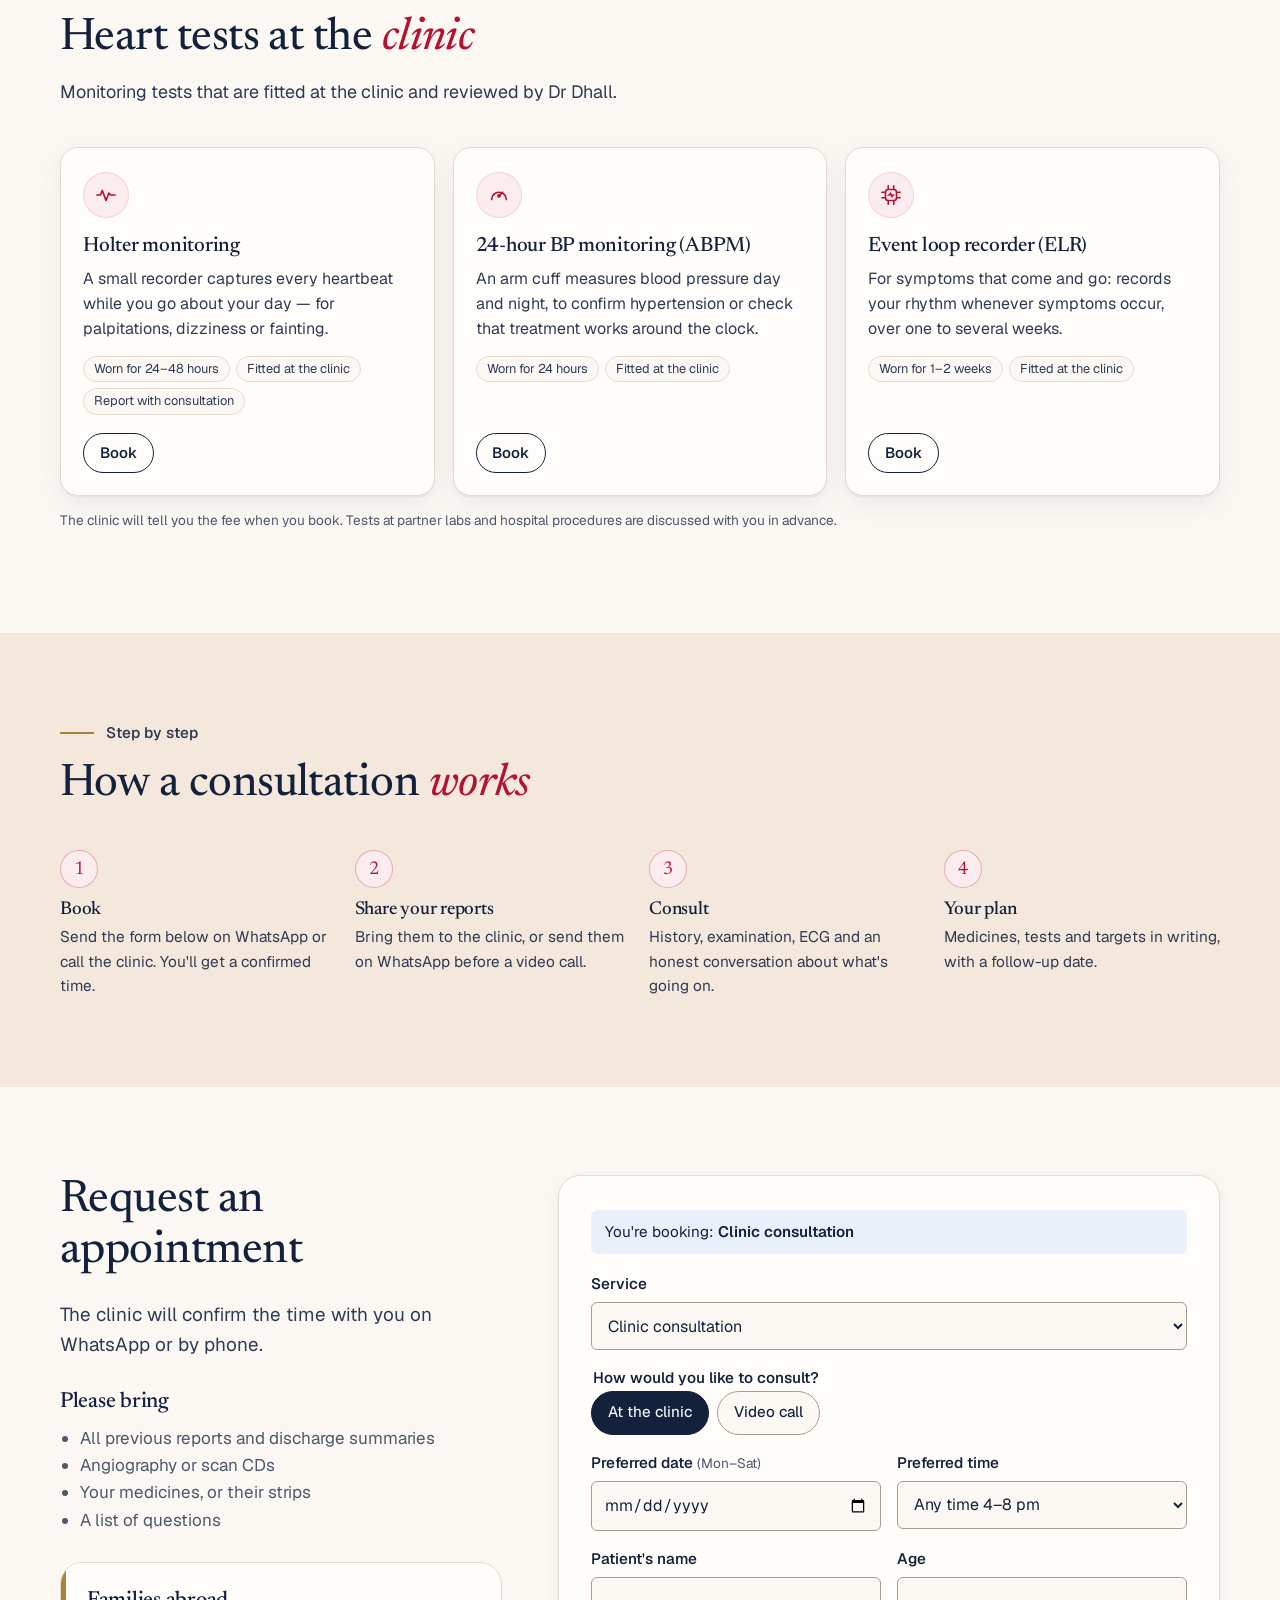
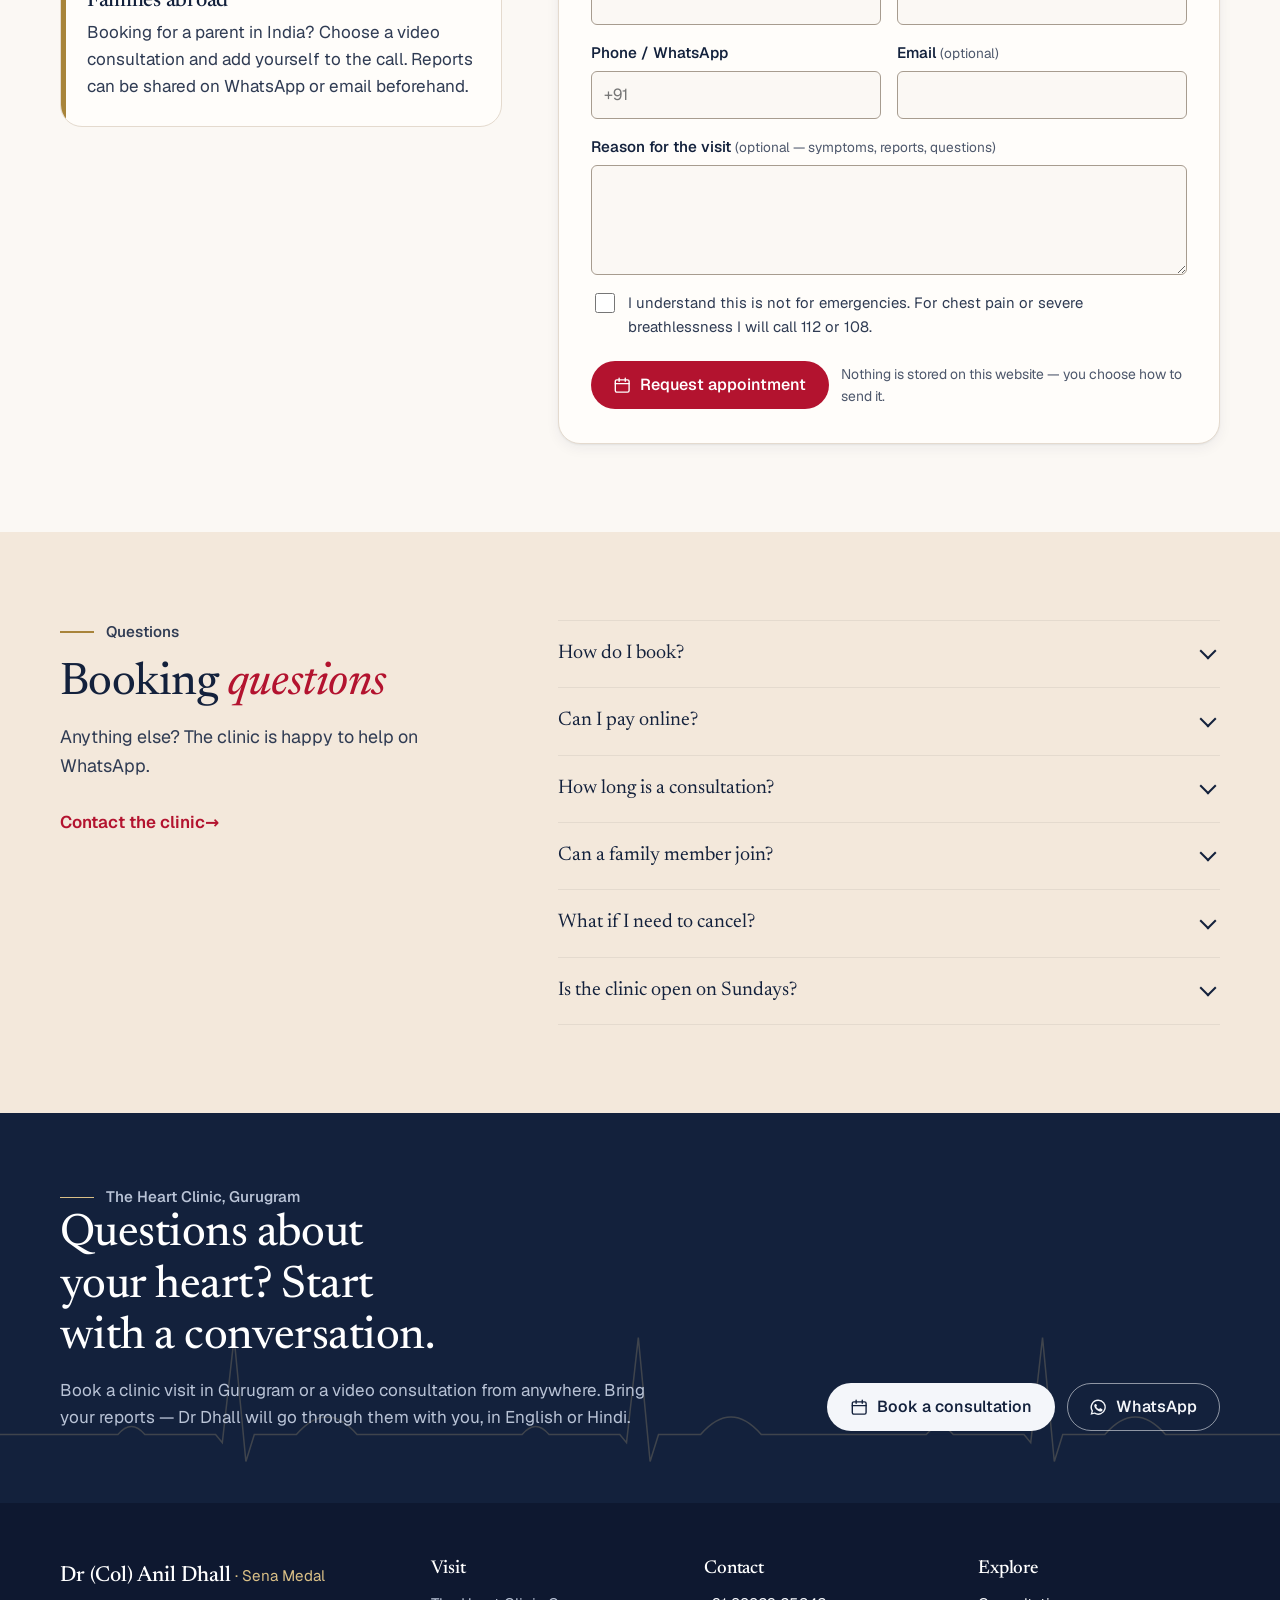
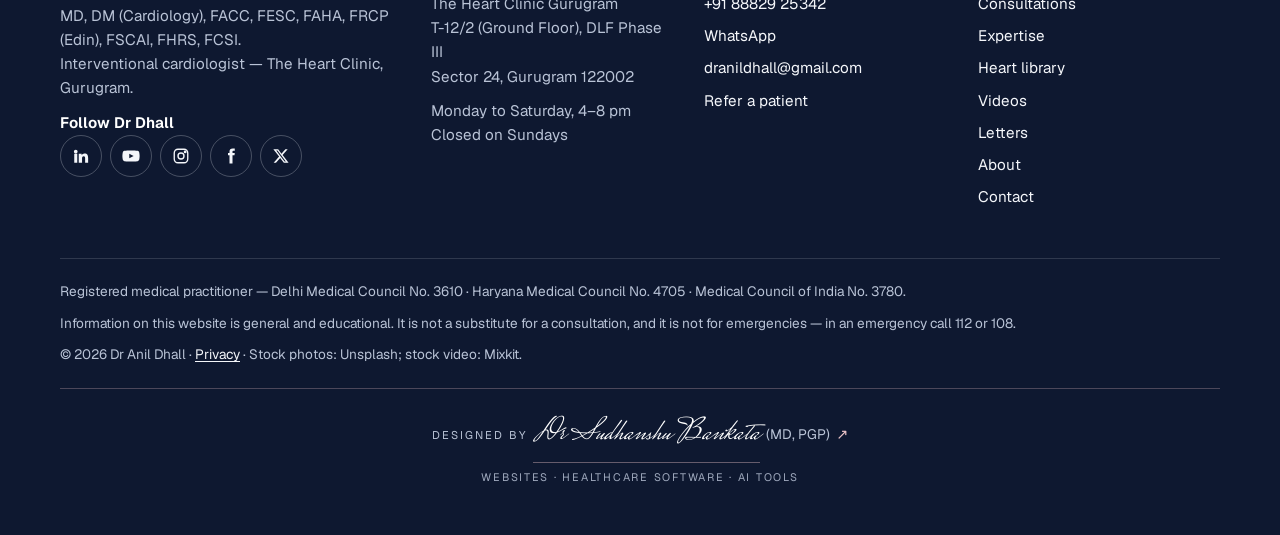
<file: consultations/index.html>
<!doctype html>
<html lang="en-IN" data-root="../">
<head>
<meta charset="utf-8">
<meta name="viewport" content="width=device-width, initial-scale=1, viewport-fit=cover">
<title>Consultations · Dr Anil Dhall, Cardiologist, Gurugram</title>
<meta name="description" content="Book a clinic or video consultation with Dr Anil Dhall in Gurugram: second opinions on angiography, and Holter, ABPM and event recorder tests.">
<link rel="canonical" href="https://drbankata.github.io/anil-dhall/consultations/">
<meta name="theme-color" content="#13213C">
<meta property="og:type" content="website">
<meta property="og:site_name" content="Dr (Col) Anil Dhall · Cardiologist">
<meta property="og:title" content="Consultations · Dr Anil Dhall, Cardiologist, Gurugram">
<meta property="og:description" content="Book a clinic or video consultation with Dr Anil Dhall in Gurugram: second opinions on angiography, and Holter, ABPM and event recorder tests.">
<meta property="og:url" content="https://drbankata.github.io/anil-dhall/consultations/">
<meta property="og:image" content="https://drbankata.github.io/anil-dhall/assets/img/og-image.jpg">
<meta property="og:locale" content="en_IN">
<meta name="twitter:card" content="summary_large_image">
<link rel="icon" href="../assets/img/favicon.svg" type="image/svg+xml">
<link rel="icon" href="../assets/img/favicon.png" sizes="32x32" type="image/png">
<link rel="apple-touch-icon" href="../assets/img/apple-touch-icon.png">
<link rel="preload" href="../assets/fonts/newsreader.woff2" as="font" type="font/woff2" crossorigin>
<link rel="preload" href="../assets/fonts/geist.woff2" as="font" type="font/woff2" crossorigin>

<link rel="stylesheet" href="../assets/css/site.css?v=a284b229c0">
<script type="application/ld+json">{"@context": "https://schema.org", "@type": "Physician", "name": "Dr (Col) Anil Dhall", "honorificPrefix": "Dr", "url": "https://drbankata.github.io/anil-dhall/", "image": "https://drbankata.github.io/anil-dhall/assets/img/anil-dhall.jpg", "description": "Interventional cardiologist in Gurugram. MD, DM (Cardiology), FACC, FESC, FAHA, FRCP (Edin), FSCAI, FHRS, FCSI. Sena Medal.", "medicalSpecialty": ["Cardiovascular", "https://schema.org/Cardiovascular"], "telephone": "+91-8882925342", "email": "dranildhall@gmail.com", "address": {"@type": "PostalAddress", "streetAddress": "T-12/2 (Ground Floor), DLF Phase III, Sector 24", "addressLocality": "Gurugram", "addressRegion": "Haryana", "postalCode": "122002", "addressCountry": "IN"}, "openingHoursSpecification": [{"@type": "OpeningHoursSpecification", "dayOfWeek": ["Monday", "Tuesday", "Wednesday", "Thursday", "Friday", "Saturday"], "opens": "16:00", "closes": "20:00"}], "knowsLanguage": ["en", "hi"], "sameAs": ["https://www.linkedin.com/in/anildhall", "https://www.youtube.com/@Dr.ColAnilDhall", "https://www.facebook.com/dranildhall/", "https://www.instagram.com/the.heartclinicgurugram/", "https://x.com/dhall_dr", "https://www.practo.com/delhi/doctor/dr-anil-dhall-cardiologist-3"]}</script>
<script type="application/ld+json">{"@context": "https://schema.org", "@type": "FAQPage", "mainEntity": [{"@type": "Question", "name": "How do I book?", "acceptedAnswer": {"@type": "Answer", "text": "Fill in the form on this page and send it on WhatsApp or by email, or call the clinic. The team confirms a time with you."}}, {"@type": "Question", "name": "Can I pay online?", "acceptedAnswer": {"@type": "Answer", "text": "Online payment links are being set up. For now you can pay at the clinic by cash, card or UPI. For video consultations, payment details are shared when your time is confirmed."}}, {"@type": "Question", "name": "How long is a consultation?", "acceptedAnswer": {"@type": "Answer", "text": "A first consultation usually takes about 30 minutes. Follow-ups are shorter."}}, {"@type": "Question", "name": "Can a family member join?", "acceptedAnswer": {"@type": "Answer", "text": "Yes, please bring someone along — or add them to a video call. Many patients find it helpful."}}, {"@type": "Question", "name": "What if I need to cancel?", "acceptedAnswer": {"@type": "Answer", "text": "Let the clinic know as early as you can on WhatsApp or by phone so the slot can go to someone else."}}, {"@type": "Question", "name": "Is the clinic open on Sundays?", "acceptedAnswer": {"@type": "Answer", "text": "No. The clinic is open Monday to Saturday, 4 to 8 pm. In an emergency, call 112 or 108."}}]}</script>
</head>
<body>
<a class="skip" href="#main">Skip to content</a>
<div class="progress" aria-hidden="true"></div>
<aside class="sos" aria-label="Emergency"><div class="wrap"><svg viewBox="0 0 24 24" fill="none" stroke="currentColor" stroke-width="2" stroke-linecap="round" aria-hidden="true"><path d="M12 3 2 20h20L12 3Z"/><path d="M12 10v4M12 17h.01"/></svg><p><span class="long">Chest pain or sudden breathlessness right now? Don't wait for an appointment — call</span><span class="short">Chest pain or breathless right now? Call</span> <a href="tel:112">112</a> or <a href="tel:108">108</a><span class="long"> for an ambulance</span>.</p></div></aside>
<header class="site-header">
  <div class="wrap head-in">
    <a class="brand" href="../"><svg class="brand-mark" viewBox="0 0 44 44" aria-hidden="true"><rect width="44" height="44" rx="13" fill="#13213C"/><path d="M6 25h8.5l2.6-6 4.2 14.5 4.4-21 3.1 12.5H38" fill="none" stroke="#fff" stroke-width="2.4" stroke-linecap="round" stroke-linejoin="round"/><circle cx="38" cy="25" r="2.4" fill="#E04A63"/></svg><span class="brand-txt"><span class="brand-name">Dr (Col) Anil Dhall</span><span class="brand-sub">Interventional cardiologist · Gurugram</span></span></a>
    <nav id="site-nav" aria-label="Main">
      <ul><li class="nav-home"><a href="../">Home</a></li><li><a href="../consultations/" aria-current="page">Consultations</a></li><li><a href="../expertise/">Expertise</a></li><li><a href="../heart-library/">Heart library</a></li><li><a href="../videos/">Videos</a></li><li><a href="../letters/">Letters</a></li><li><a href="../about/">About</a></li><li><a href="../contact/">Contact</a></li></ul>
      <div class="nav-extra">
        <a class="btn btn-red" href="../consultations/#book"><svg viewBox="0 0 24 24" fill="none" stroke="currentColor" stroke-width="1.8" stroke-linecap="round" aria-hidden="true"><rect x="3" y="5" width="18" height="16" rx="2"/><path d="M3 10h18M8 3v4M16 3v4"/></svg>Book a consultation</a>
        <a class="btn btn-line" data-show="whatsapp" href="#"><svg viewBox="0 0 24 24" fill="currentColor" aria-hidden="true"><path d="M12 2a10 10 0 0 0-8.6 15.1L2 22l5-1.3A10 10 0 1 0 12 2Zm0 18.2a8.2 8.2 0 0 1-4.2-1.2l-.3-.2-3 .8.8-2.9-.2-.3A8.2 8.2 0 1 1 12 20.2Zm4.5-6.1c-.2-.1-1.5-.7-1.7-.8-.2-.1-.4-.1-.6.1l-.8 1c-.1.2-.3.2-.5.1a6.7 6.7 0 0 1-3.3-2.9c-.3-.4.2-.4.7-1.3.1-.2 0-.3 0-.4l-.8-1.8c-.2-.5-.4-.4-.6-.4h-.5a1 1 0 0 0-.7.3 3 3 0 0 0-.9 2.2 5.2 5.2 0 0 0 1.1 2.7 11.8 11.8 0 0 0 4.5 4c1.7.7 2.3.8 3.2.7a2.7 2.7 0 0 0 1.8-1.3 2.2 2.2 0 0 0 .2-1.3c-.1-.1-.3-.2-.5-.3Z"/></svg>WhatsApp the clinic</a>
        <a class="btn btn-line" data-show="phone" href="#"><svg viewBox="0 0 24 24" fill="none" stroke="currentColor" stroke-width="1.8" stroke-linecap="round" stroke-linejoin="round" aria-hidden="true"><path d="M5 4h4l2 5-2.5 1.5a11 11 0 0 0 5 5L15 13l5 2v4a2 2 0 0 1-2 2A16 16 0 0 1 3 6a2 2 0 0 1 2-2"/></svg><span data-fill>Call the clinic</span></a>
      </div>
    </nav>
    <a class="btn btn-red btn-s head-cta" href="../consultations/#book">Book a consultation</a>
    <button class="menu-btn" type="button" aria-expanded="false" aria-controls="site-nav"><svg viewBox="0 0 24 24" fill="none" stroke="currentColor" stroke-width="1.8" stroke-linecap="round" aria-hidden="true"><path d="M4 7h16M4 12h16M4 17h10"/></svg><span class="sr-only">Open menu</span></button>
  </div>
</header>
<main id="main">
<section class="page-hero ecg-paper">
  <svg class="mini-trace" viewBox="0 0 760 120" aria-hidden="true" preserveAspectRatio="none"><path vector-effect="non-scaling-stroke" d="M0,90 L70,90 q8,-9.6 16,0 L128,90 l4,4.8 l7,-62.4 l7,73.6 l5,-16.0 L176,90 q18,-20.8 36,0 L310,90 q8,-9.6 16,0 L368,90 l4,4.8 l7,-62.4 l7,73.6 l5,-16.0 L416,90 q18,-20.8 36,0 L550,90 q8,-9.6 16,0 L608,90 l4,4.8 l7,-62.4 l7,73.6 l5,-16.0 L656,90 q18,-20.8 36,0 L760,90"/></svg>
  <div class="wrap">
    <p class="crumbs"><a href="../">Home</a> / Consultations</p>
    <h1>Consultations and <em>services</em></h1>
    <p class="lede">Clinic visits in Gurugram, video consultations, second opinions and heart rhythm tests.</p>
  </div>
</section>
<section class="section">
  <div class="wrap">
    <div class="shead "><div><p class="kicker"><span class="rule" aria-hidden="true"></span>Consultations</p><h2 id="c-h">Ways to <em>consult</em></h2><p>Choose what fits. Not sure? Book a clinic consultation — it's the right place to start.</p></div></div>
    <div class="cards cards-3"><article class="card svc is-featured" id="svc-clinic">
  <span class="cico"><svg viewBox="0 0 24 24" fill="none" stroke="currentColor" stroke-width="1.8" stroke-linecap="round" stroke-linejoin="round" aria-hidden="true"><path d="M5 3v5a5 5 0 0 0 10 0V3M5 3H3.5M15 3h1.5M10 13v2a5 5 0 0 0 10 0v-2"/><circle cx="20" cy="11" r="2"/></svg></span><h3>Clinic consultation</h3><p>A full cardiac consultation at The Heart Clinic, Gurugram — history, examination, ECG review and a clear written plan. Bring all your reports and medicines.</p><ul class="fee-tags"><li>About 30 minutes</li><li>Gurugram</li><li>English or Hindi</li></ul>
  <div class="card-foot"><a class="btn btn-line btn-s" href="../consultations/?service=clinic#book" data-book="clinic">Book<span class="sr-only">: Clinic consultation</span></a><a class="btn btn-line btn-s" data-pay="clinic" href="#" hidden>Pay online</a><a class="btn btn-line btn-s" data-upi="clinic" href="#" hidden>Pay by UPI</a></div>
</article><article class="card svc" id="svc-follow-up">
  <span class="cico"><svg viewBox="0 0 24 24" fill="none" stroke="currentColor" stroke-width="1.8" stroke-linecap="round" aria-hidden="true"><rect x="3" y="5" width="18" height="16" rx="2"/><path d="M3 10h18M8 3v4M16 3v4"/></svg></span><h3>Follow-up visit</h3><p>Review of test results, progress and medicines after your first consultation.</p><ul class="fee-tags"><li>15–20 minutes</li><li>Clinic or video</li><li>Within 30 days of your first visit</li></ul>
  <div class="card-foot"><a class="btn btn-line btn-s" href="../consultations/?service=follow-up#book" data-book="follow-up">Book<span class="sr-only">: Follow-up visit</span></a><a class="btn btn-line btn-s" data-pay="follow-up" href="#" hidden>Pay online</a><a class="btn btn-line btn-s" data-upi="follow-up" href="#" hidden>Pay by UPI</a></div>
</article><article class="card svc" id="svc-video">
  <span class="cico"><svg viewBox="0 0 24 24" fill="none" stroke="currentColor" stroke-width="1.8" stroke-linecap="round" stroke-linejoin="round" aria-hidden="true"><rect x="3" y="6" width="13" height="12" rx="2"/><path d="m16 10 5-3v10l-5-3"/></svg></span><h3>Video consultation</h3><p>For patients outside Gurugram, families abroad, or when travel is hard. Reports are shared on WhatsApp or email beforehand.</p><ul class="fee-tags"><li>About 30 minutes</li><li>India and abroad</li></ul>
  <div class="card-foot"><a class="btn btn-line btn-s" href="../consultations/?service=video#book" data-book="video">Book<span class="sr-only">: Video consultation</span></a><a class="btn btn-line btn-s" data-pay="video" href="#" hidden>Pay online</a><a class="btn btn-line btn-s" data-upi="video" href="#" hidden>Pay by UPI</a></div>
</article><article class="card svc" id="svc-second-opinion">
  <span class="cico"><svg viewBox="0 0 24 24" fill="none" stroke="currentColor" stroke-width="1.8" stroke-linecap="round" stroke-linejoin="round" aria-hidden="true"><path d="M12 3v18M5 21h14M6 7h12M6 7l-3 7h6L6 7Zm12 0-3 7h6l-3-7Z"/></svg></span><h3>Second opinion on angiography or reports</h3><p>Been advised angioplasty, bypass, a pacemaker or a valve procedure? Dr Dhall reviews your angiogram CD and reports and explains the options, so you can decide with confidence.</p><ul class="fee-tags"><li>Angiogram CD review</li><li>Clinic or video</li><li>Written summary</li></ul>
  <div class="card-foot"><a class="btn btn-line btn-s" href="../consultations/?service=second-opinion#book" data-book="second-opinion">Book<span class="sr-only">: Second opinion on angiography or reports</span></a><a class="btn btn-line btn-s" data-pay="second-opinion" href="#" hidden>Pay online</a><a class="btn btn-line btn-s" data-upi="second-opinion" href="#" hidden>Pay by UPI</a></div>
</article><article class="card svc" id="svc-heart-risk">
  <span class="cico"><svg viewBox="0 0 24 24" fill="none" stroke="currentColor" stroke-width="1.8" stroke-linecap="round" stroke-linejoin="round" aria-hidden="true"><path d="M4 17a8 8 0 1 1 16 0"/><path d="m12 13 4-4"/><circle cx="12" cy="13" r="1.2"/></svg></span><h3>Heart risk review</h3><p>For people without symptoms who want to know where they stand — family history, diabetes, high BP or cholesterol. Includes a risk score, a test plan and personal targets.</p><ul class="fee-tags"><li>Prevention</li><li>Lipid and Lp(a) advice</li></ul>
  <div class="card-foot"><a class="btn btn-line btn-s" href="../consultations/?service=heart-risk#book" data-book="heart-risk">Book<span class="sr-only">: Heart risk review</span></a><a class="btn btn-line btn-s" data-pay="heart-risk" href="#" hidden>Pay online</a><a class="btn btn-line btn-s" data-upi="heart-risk" href="#" hidden>Pay by UPI</a></div>
</article></div>
    <div class="shead shead-gap"><div><p class="kicker"><span class="rule" aria-hidden="true"></span>Heart tests</p><h2 id="t-h">Heart tests at the <em>clinic</em></h2><p>Monitoring tests that are fitted at the clinic and reviewed by Dr Dhall.</p></div></div>
    <div class="cards cards-3"><article class="card svc" id="svc-holter">
  <span class="cico"><svg viewBox="0 0 24 24" fill="none" stroke="currentColor" stroke-width="1.8" stroke-linecap="round" stroke-linejoin="round" aria-hidden="true"><path d="M2 12h4l2-5 4 11 3-8 2 2h5"/></svg></span><h3>Holter monitoring</h3><p>A small recorder captures every heartbeat while you go about your day — for palpitations, dizziness or fainting.</p><ul class="fee-tags"><li>Worn for 24–48 hours</li><li>Fitted at the clinic</li><li>Report with consultation</li></ul>
  <div class="card-foot"><a class="btn btn-line btn-s" href="../consultations/?service=holter#book" data-book="holter">Book<span class="sr-only">: Holter monitoring</span></a><a class="btn btn-line btn-s" data-pay="holter" href="#" hidden>Pay online</a><a class="btn btn-line btn-s" data-upi="holter" href="#" hidden>Pay by UPI</a></div>
</article><article class="card svc" id="svc-abpm">
  <span class="cico"><svg viewBox="0 0 24 24" fill="none" stroke="currentColor" stroke-width="1.8" stroke-linecap="round" stroke-linejoin="round" aria-hidden="true"><path d="M4 17a8 8 0 1 1 16 0"/><path d="m12 13 4-4"/><circle cx="12" cy="13" r="1.2"/></svg></span><h3>24-hour BP monitoring (ABPM)</h3><p>An arm cuff measures blood pressure day and night, to confirm hypertension or check that treatment works around the clock.</p><ul class="fee-tags"><li>Worn for 24 hours</li><li>Fitted at the clinic</li></ul>
  <div class="card-foot"><a class="btn btn-line btn-s" href="../consultations/?service=abpm#book" data-book="abpm">Book<span class="sr-only">: 24-hour BP monitoring (ABPM)</span></a><a class="btn btn-line btn-s" data-pay="abpm" href="#" hidden>Pay online</a><a class="btn btn-line btn-s" data-upi="abpm" href="#" hidden>Pay by UPI</a></div>
</article><article class="card svc" id="svc-elr">
  <span class="cico"><svg viewBox="0 0 24 24" fill="none" stroke="currentColor" stroke-width="1.8" stroke-linecap="round" stroke-linejoin="round" aria-hidden="true"><rect x="6" y="6" width="12" height="12" rx="3"/><path d="M9 12h1.5l1-2 1.5 4 1-2H15M9 2v3M15 2v3M9 19v3M15 19v3M2 9h3M2 15h3M19 9h3M19 15h3"/></svg></span><h3>Event loop recorder (ELR)</h3><p>For symptoms that come and go: records your rhythm whenever symptoms occur, over one to several weeks.</p><ul class="fee-tags"><li>Worn for 1–2 weeks</li><li>Fitted at the clinic</li></ul>
  <div class="card-foot"><a class="btn btn-line btn-s" href="../consultations/?service=elr#book" data-book="elr">Book<span class="sr-only">: Event loop recorder (ELR)</span></a><a class="btn btn-line btn-s" data-pay="elr" href="#" hidden>Pay online</a><a class="btn btn-line btn-s" data-upi="elr" href="#" hidden>Pay by UPI</a></div>
</article></div>
    <p class="sample-note">The clinic will tell you the fee when you book. Tests at partner labs and hospital procedures are discussed with you in advance.</p>
  </div>
</section>

<section class="section panel" aria-labelledby="how">
  <div class="wrap">
    <div class="shead "><div><p class="kicker"><span class="rule" aria-hidden="true"></span>Step by step</p><h2 id="how">How a consultation <em>works</em></h2></div></div>
    <ol class="steps">
      <li><h3>Book</h3><p>Send the form below on WhatsApp or call the clinic. You'll get a confirmed time.</p></li>
      <li><h3>Share your reports</h3><p>Bring them to the clinic, or send them on WhatsApp before a video call.</p></li>
      <li><h3>Consult</h3><p>History, examination, ECG and an honest conversation about what's going on.</p></li>
      <li><h3>Your plan</h3><p>Medicines, tests and targets in writing, with a follow-up date.</p></li>
    </ol>
  </div>
</section>

<section class="section" id="book" aria-labelledby="book-h">
  <div class="wrap">
    <div class="split split-narrow">
      <div>
        <h2 id="book-h">Request an appointment</h2>
        <p class="lede">The clinic will confirm the time with you on WhatsApp or by phone.</p>
        <h3 style="margin-top:30px">Please bring</h3>
        <ul class="muted"><li>All previous reports and discharge summaries</li><li>Angiography or scan CDs</li><li>Your medicines, or their strips</li><li>A list of questions</li></ul>
        <div class="medal-card" style="margin-top:28px"><h3>Families abroad</h3><p>Booking for a parent in India? Choose a video consultation and add yourself to the call. Reports can be shared on WhatsApp or email beforehand.</p></div>
      </div>
      <form class="form-card" data-form="booking" novalidate>
        <div class="picked" id="bk-picked" aria-live="polite"></div>
        <div class="fgrid">
          <div class="field full"><label for="bk-service">Service</label><select id="bk-service" name="service" required><option value="clinic">Clinic consultation</option><option value="follow-up">Follow-up visit</option><option value="video">Video consultation</option><option value="second-opinion">Second opinion on angiography or reports</option><option value="heart-risk">Heart risk review</option><option value="holter">Holter monitoring</option><option value="abpm">24-hour BP monitoring (ABPM)</option><option value="elr">Event loop recorder (ELR)</option></select></div>
          <fieldset class="field full"><legend>How would you like to consult?</legend>
            <div class="seg"><label><input type="radio" name="mode" value="At the clinic" checked><span>At the clinic</span></label><label><input type="radio" name="mode" value="Video call"><span>Video call</span></label></div></fieldset>
          <div class="field"><label for="bk-date">Preferred date <span class="hint">(Mon–Sat)</span></label><input id="bk-date" name="date" type="date"></div>
          <div class="field"><label for="bk-time">Preferred time</label><select id="bk-time" name="time"><option>Any time 4–8 pm</option><option>4–6 pm</option><option>6–8 pm</option></select></div>
          <div class="field"><label for="bk-name">Patient's name</label><input id="bk-name" name="name" autocomplete="name" required></div>
          <div class="field"><label for="bk-age">Age</label><input id="bk-age" name="age" inputmode="numeric" maxlength="3"></div>
          <div class="field"><label for="bk-phone">Phone / WhatsApp</label><input id="bk-phone" name="phone" type="tel" autocomplete="tel" required placeholder="+91"></div>
          <div class="field"><label for="bk-email">Email <span class="hint">(optional)</span></label><input id="bk-email" name="email" type="email" autocomplete="email"></div>
          <div class="field full"><label for="bk-note">Reason for the visit <span class="hint">(optional — symptoms, reports, questions)</span></label><textarea id="bk-note" name="note"></textarea></div>
          <label class="check full"><input type="checkbox" name="ok" required><span>I understand this is not for emergencies. For chest pain or severe breathlessness I will call 112 or 108.</span></label>
        </div>
        <div class="form-foot"><button class="btn btn-red" type="submit"><svg viewBox="0 0 24 24" fill="none" stroke="currentColor" stroke-width="1.8" stroke-linecap="round" aria-hidden="true"><rect x="3" y="5" width="18" height="16" rx="2"/><path d="M3 10h18M8 3v4M16 3v4"/></svg>Request appointment</button><p>Nothing is stored on this website — you choose how to send it.</p></div>
      </form>
    </div>
  </div>
</section>

<section class="section panel" aria-labelledby="bq-h"><div class="wrap"><div class="split split-narrow"><div class="shead shead-side"><div><p class="kicker"><span class="rule" aria-hidden="true"></span>Questions</p><h2 id="bq-h">Booking <em>questions</em></h2><p>Anything else? The clinic is happy to help on WhatsApp.</p></div><a class="more" href="../contact/">Contact the clinic<span aria-hidden="true"> &#8594;</span></a></div><div class="faq"><details><summary>How do I book?</summary><div class="ans"><p>Fill in the form on this page and send it on WhatsApp or by email, or call the clinic. The team confirms a time with you.</p></div></details><details><summary>Can I pay online?</summary><div class="ans"><p>Online payment links are being set up. For now you can pay at the clinic by cash, card or UPI. For video consultations, payment details are shared when your time is confirmed.</p></div></details><details><summary>How long is a consultation?</summary><div class="ans"><p>A first consultation usually takes about 30 minutes. Follow-ups are shorter.</p></div></details><details><summary>Can a family member join?</summary><div class="ans"><p>Yes, please bring someone along — or add them to a video call. Many patients find it helpful.</p></div></details><details><summary>What if I need to cancel?</summary><div class="ans"><p>Let the clinic know as early as you can on WhatsApp or by phone so the slot can go to someone else.</p></div></details><details><summary>Is the clinic open on Sundays?</summary><div class="ans"><p>No. The clinic is open Monday to Saturday, 4 to 8 pm. In an emergency, call 112 or 108.</p></div></details></div></div></div></section>

<section class="close-band">
  <svg class="trace-bg" viewBox="0 0 760 120" aria-hidden="true" preserveAspectRatio="none"><path vector-effect="non-scaling-stroke" d="M0,90 L70,90 q8,-9.6 16,0 L128,90 l4,4.8 l7,-62.4 l7,73.6 l5,-16.0 L176,90 q18,-20.8 36,0 L310,90 q8,-9.6 16,0 L368,90 l4,4.8 l7,-62.4 l7,73.6 l5,-16.0 L416,90 q18,-20.8 36,0 L550,90 q8,-9.6 16,0 L608,90 l4,4.8 l7,-62.4 l7,73.6 l5,-16.0 L656,90 q18,-20.8 36,0 L760,90"/></svg>
  <div class="wrap">
    <div><p class="kicker kicker-dark"><span class="rule" aria-hidden="true"></span>The Heart Clinic, Gurugram</p><h2>Questions about your heart? Start with a conversation.</h2><p style="margin-top:14px">Book a clinic visit in Gurugram or a video consultation from anywhere. Bring your reports — Dr Dhall will go through them with you, in English or Hindi.</p></div>
    <div class="btn-row"><a class="btn btn-light" href="../consultations/#book"><svg viewBox="0 0 24 24" fill="none" stroke="currentColor" stroke-width="1.8" stroke-linecap="round" aria-hidden="true"><rect x="3" y="5" width="18" height="16" rx="2"/><path d="M3 10h18M8 3v4M16 3v4"/></svg>Book a consultation</a><a class="btn btn-ghost-light" data-show="whatsapp" href="#"><svg viewBox="0 0 24 24" fill="currentColor" aria-hidden="true"><path d="M12 2a10 10 0 0 0-8.6 15.1L2 22l5-1.3A10 10 0 1 0 12 2Zm0 18.2a8.2 8.2 0 0 1-4.2-1.2l-.3-.2-3 .8.8-2.9-.2-.3A8.2 8.2 0 1 1 12 20.2Zm4.5-6.1c-.2-.1-1.5-.7-1.7-.8-.2-.1-.4-.1-.6.1l-.8 1c-.1.2-.3.2-.5.1a6.7 6.7 0 0 1-3.3-2.9c-.3-.4.2-.4.7-1.3.1-.2 0-.3 0-.4l-.8-1.8c-.2-.5-.4-.4-.6-.4h-.5a1 1 0 0 0-.7.3 3 3 0 0 0-.9 2.2 5.2 5.2 0 0 0 1.1 2.7 11.8 11.8 0 0 0 4.5 4c1.7.7 2.3.8 3.2.7a2.7 2.7 0 0 0 1.8-1.3 2.2 2.2 0 0 0 .2-1.3c-.1-.1-.3-.2-.5-.3Z"/></svg>WhatsApp</a></div>
  </div>
</section>
</main>
<footer class="site-footer">
  <div class="wrap">
    <div class="foot-grid">
      <div class="foot-brand">
        <span class="brand-name">Dr (Col) Anil Dhall</span><span style="color:var(--brass-light)"> · Sena Medal</span>
        <p>MD, DM (Cardiology), FACC, FESC, FAHA, FRCP (Edin), FSCAI, FHRS, FCSI.<br>Interventional cardiologist — The Heart Clinic, Gurugram.</p>
        <p class="foot-follow">Follow Dr Dhall</p>
        <ul class="socials" aria-label="Follow Dr Anil Dhall">
          <li><a data-show="linkedin" href="#" aria-label="LinkedIn (opens in a new tab)" title="LinkedIn"><svg viewBox="0 0 24 24" fill="currentColor" aria-hidden="true"><path d="M4.98 3.5a2.5 2.5 0 1 1 0 5 2.5 2.5 0 0 1 0-5ZM3 9h4v12H3zM9 9h3.8v1.7h.1a4.2 4.2 0 0 1 3.8-2c4 0 4.8 2.6 4.8 6V21h-4v-5.6c0-1.3 0-3-1.9-3s-2.2 1.5-2.2 2.9V21H9z"/></svg></a></li>
          <li><a data-show="youtube" href="#" aria-label="YouTube (opens in a new tab)" title="YouTube"><svg viewBox="0 0 24 24" fill="currentColor" aria-hidden="true"><path d="M23 7.2a3 3 0 0 0-2.1-2.1C19 4.6 12 4.6 12 4.6s-7 0-8.9.5A3 3 0 0 0 1 7.2 31 31 0 0 0 .5 12a31 31 0 0 0 .5 4.8 3 3 0 0 0 2.1 2.1c1.9.5 8.9.5 8.9.5s7 0 8.9-.5a3 3 0 0 0 2.1-2.1 31 31 0 0 0 .5-4.8 31 31 0 0 0-.5-4.8ZM9.7 15.1V8.9l5.8 3.1Z"/></svg></a></li>
          <li><a data-show="instagram" href="#" aria-label="Instagram (opens in a new tab)" title="Instagram"><svg viewBox="0 0 24 24" fill="none" stroke="currentColor" stroke-width="1.8" aria-hidden="true"><rect x="3" y="3" width="18" height="18" rx="5"/><circle cx="12" cy="12" r="4"/><circle cx="17.5" cy="6.5" r="1" fill="currentColor"/></svg></a></li>
          <li><a data-show="facebook" href="#" aria-label="Facebook (opens in a new tab)" title="Facebook"><svg viewBox="0 0 24 24" fill="currentColor" aria-hidden="true"><path d="M14 8V6.3c0-.8.2-1.3 1.4-1.3H17V2h-2.6C11.3 2 10 3.6 10 6.2V8H8v3h2v11h4V11h2.7l.3-3Z"/></svg></a></li>
          <li><a data-show="twitter" href="#" aria-label="X (opens in a new tab)" title="X"><svg viewBox="0 0 24 24" fill="currentColor" aria-hidden="true"><path d="M17.8 3h3.1l-6.8 7.8 8 10.2h-6.3l-4.9-6.4L5.3 21H2.2l7.3-8.3L1.8 3h6.4l4.4 5.9Zm-1.1 16.2h1.7L7.4 4.7H5.6Z"/></svg></a></li>
        </ul>
      </div>
      <div><h2 class="fh">Visit</h2>
        <address style="font-style:normal">The Heart Clinic Gurugram<br>T-12/2 (Ground Floor), DLF Phase III<br>Sector 24, Gurugram 122002</address>
        <p style="margin-top:10px">Monday to Saturday, 4–8 pm<br>Closed on Sundays</p>
      </div>
      <div><h2 class="fh">Contact</h2>
        <ul>
          <li><a data-show="phone" href="#"><span data-fill>Phone</span></a></li>
          <li><a data-show="whatsapp" href="#">WhatsApp</a></li>
          <li><a data-show="email" href="#"><span data-fill>Email</span></a></li>
          <li><a href="../contact/?about=referral">Refer a patient</a></li>
        </ul>
      </div>
      <div><h2 class="fh">Explore</h2><ul><li><a href="../consultations/">Consultations</a></li><li><a href="../expertise/">Expertise</a></li><li><a href="../heart-library/">Heart library</a></li><li><a href="../videos/">Videos</a></li><li><a href="../letters/">Letters</a></li><li><a href="../about/">About</a></li><li><a href="../contact/">Contact</a></li></ul></div>
    </div>
    <div class="foot-legal">
      <p>Registered medical practitioner — Delhi Medical Council No. 3610 · Haryana Medical Council No. 4705 · Medical Council of India No. 3780.</p>
      <p>Information on this website is general and educational. It is not a substitute for a consultation, and it is not for emergencies — in an emergency call 112 or 108.</p>
      <p>© <span data-year>2026</span> Dr Anil Dhall · <a href="../privacy/">Privacy</a> · Stock photos: Unsplash; stock video: Mixkit.</p>
    </div>
  <div class="made-by"><a class="mb" href="https://lexmedix.in/services/" target="_blank" rel="noopener"><span class="mb-main"><span class="mb-pre">Designed by</span> <span class="mb-name">Dr Sudhanshu Bankata</span> <span class="mb-cred">(MD, PGP)</span><span class="mb-arrow" aria-hidden="true">&#8599;</span></span><span class="mb-sr">, </span><span class="mb-sub">Websites &middot; Healthcare software &middot; AI tools</span><span class="mb-sr"> (opens in a new tab)</span></a></div>
  </div>
</footer>
<nav class="mbar" aria-label="Quick actions">
  <a data-show="phone" href="#"><svg viewBox="0 0 24 24" fill="none" stroke="currentColor" stroke-width="1.8" stroke-linecap="round" stroke-linejoin="round" aria-hidden="true"><path d="M5 4h4l2 5-2.5 1.5a11 11 0 0 0 5 5L15 13l5 2v4a2 2 0 0 1-2 2A16 16 0 0 1 3 6a2 2 0 0 1 2-2"/></svg>Call</a>
  <a data-show="whatsapp" href="#"><svg viewBox="0 0 24 24" fill="currentColor" aria-hidden="true"><path d="M12 2a10 10 0 0 0-8.6 15.1L2 22l5-1.3A10 10 0 1 0 12 2Zm0 18.2a8.2 8.2 0 0 1-4.2-1.2l-.3-.2-3 .8.8-2.9-.2-.3A8.2 8.2 0 1 1 12 20.2Zm4.5-6.1c-.2-.1-1.5-.7-1.7-.8-.2-.1-.4-.1-.6.1l-.8 1c-.1.2-.3.2-.5.1a6.7 6.7 0 0 1-3.3-2.9c-.3-.4.2-.4.7-1.3.1-.2 0-.3 0-.4l-.8-1.8c-.2-.5-.4-.4-.6-.4h-.5a1 1 0 0 0-.7.3 3 3 0 0 0-.9 2.2 5.2 5.2 0 0 0 1.1 2.7 11.8 11.8 0 0 0 4.5 4c1.7.7 2.3.8 3.2.7a2.7 2.7 0 0 0 1.8-1.3 2.2 2.2 0 0 0 .2-1.3c-.1-.1-.3-.2-.5-.3Z"/></svg>WhatsApp</a>
  <a class="book" href="../consultations/#book"><svg viewBox="0 0 24 24" fill="none" stroke="currentColor" stroke-width="1.8" stroke-linecap="round" aria-hidden="true"><rect x="3" y="5" width="18" height="16" rx="2"/><path d="M3 10h18M8 3v4M16 3v4"/></svg>Book</a>
</nav>
<button class="to-top" type="button" aria-label="Back to top"><svg viewBox="0 0 24 24" fill="none" stroke="currentColor" stroke-width="2" stroke-linecap="round" stroke-linejoin="round" aria-hidden="true"><path d="M12 19V5M5 12l7-7 7 7"/></svg></button>
<dialog id="send-dlg" aria-labelledby="send-title">
  <div class="dlg-in">
    <button class="dlg-x" type="button" data-close aria-label="Close"><svg viewBox="0 0 24 24" fill="none" stroke="currentColor" stroke-width="2" stroke-linecap="round" aria-hidden="true"><path d="M6 6l12 12M18 6 6 18"/></svg></button>
    <h2 id="send-title">Almost done</h2>
    <p data-unsent>Your request is ready. Send it to the clinic on WhatsApp (fastest) or by email — the team will confirm a time with you.</p>
    <p data-sent hidden class="ok-line">Sent. The clinic will get back to you to confirm a time.</p>
    <pre class="msg-preview" tabindex="0" aria-label="Your message"></pre>
    <div class="send-opts">
      <a class="btn btn-red" data-send="whatsapp" href="#"><svg viewBox="0 0 24 24" fill="currentColor" aria-hidden="true"><path d="M12 2a10 10 0 0 0-8.6 15.1L2 22l5-1.3A10 10 0 1 0 12 2Zm0 18.2a8.2 8.2 0 0 1-4.2-1.2l-.3-.2-3 .8.8-2.9-.2-.3A8.2 8.2 0 1 1 12 20.2Zm4.5-6.1c-.2-.1-1.5-.7-1.7-.8-.2-.1-.4-.1-.6.1l-.8 1c-.1.2-.3.2-.5.1a6.7 6.7 0 0 1-3.3-2.9c-.3-.4.2-.4.7-1.3.1-.2 0-.3 0-.4l-.8-1.8c-.2-.5-.4-.4-.6-.4h-.5a1 1 0 0 0-.7.3 3 3 0 0 0-.9 2.2 5.2 5.2 0 0 0 1.1 2.7 11.8 11.8 0 0 0 4.5 4c1.7.7 2.3.8 3.2.7a2.7 2.7 0 0 0 1.8-1.3 2.2 2.2 0 0 0 .2-1.3c-.1-.1-.3-.2-.5-.3Z"/></svg>Send on WhatsApp</a>
      <a class="btn btn-line" data-send="email" href="#"><svg viewBox="0 0 24 24" fill="none" stroke="currentColor" stroke-width="1.8" stroke-linecap="round" stroke-linejoin="round" aria-hidden="true"><rect x="3" y="5" width="18" height="14" rx="2"/><path d="m3 7 9 6 9-6"/></svg>Send by email</a>
      <a class="btn btn-line" data-send="form" href="#" hidden>Open the booking form</a>
      <a class="btn btn-ink" data-pay-now href="#" hidden><svg viewBox="0 0 24 24" fill="none" stroke="currentColor" stroke-width="1.8" stroke-linecap="round" aria-hidden="true"><rect x="2.5" y="5" width="19" height="14" rx="2"/><path d="M2.5 10h19M6 15h4"/></svg>Pay online now</a>
      <a class="btn btn-ink" data-upi-now href="#" hidden><svg viewBox="0 0 24 24" fill="none" stroke="currentColor" stroke-width="1.8" stroke-linecap="round" stroke-linejoin="round" aria-hidden="true"><path d="M6 4h12M6 9h12M9 4c6 0 6 10 0 10H6l8 7"/></svg>Pay by UPI</a>
      <a class="btn btn-line" data-show="booking" href="#" hidden><svg viewBox="0 0 24 24" fill="none" stroke="currentColor" stroke-width="1.8" stroke-linecap="round" aria-hidden="true"><rect x="3" y="5" width="18" height="16" rx="2"/><path d="M3 10h18M8 3v4M16 3v4"/></svg>Pick a slot online</a>
      <button class="btn btn-line" type="button" data-copy><svg viewBox="0 0 24 24" fill="none" stroke="currentColor" stroke-width="1.8" stroke-linecap="round" aria-hidden="true"><rect x="8" y="8" width="12" height="12" rx="2"/><path d="M16 8V6a2 2 0 0 0-2-2H6a2 2 0 0 0-2 2v8a2 2 0 0 0 2 2h2"/></svg>Copy the message</button>
    </div>
    <p class="bank-line" data-bank-line hidden>Bank transfer: <span></span></p>
    <p class="small muted" style="margin:14px 0 0">Nothing is stored on this website. Your message goes only where you send it.</p>
  </div>
</dialog>
<script src="../assets/js/site.js?v=a284b229c0" defer></script>
</body>
</html>
</file>
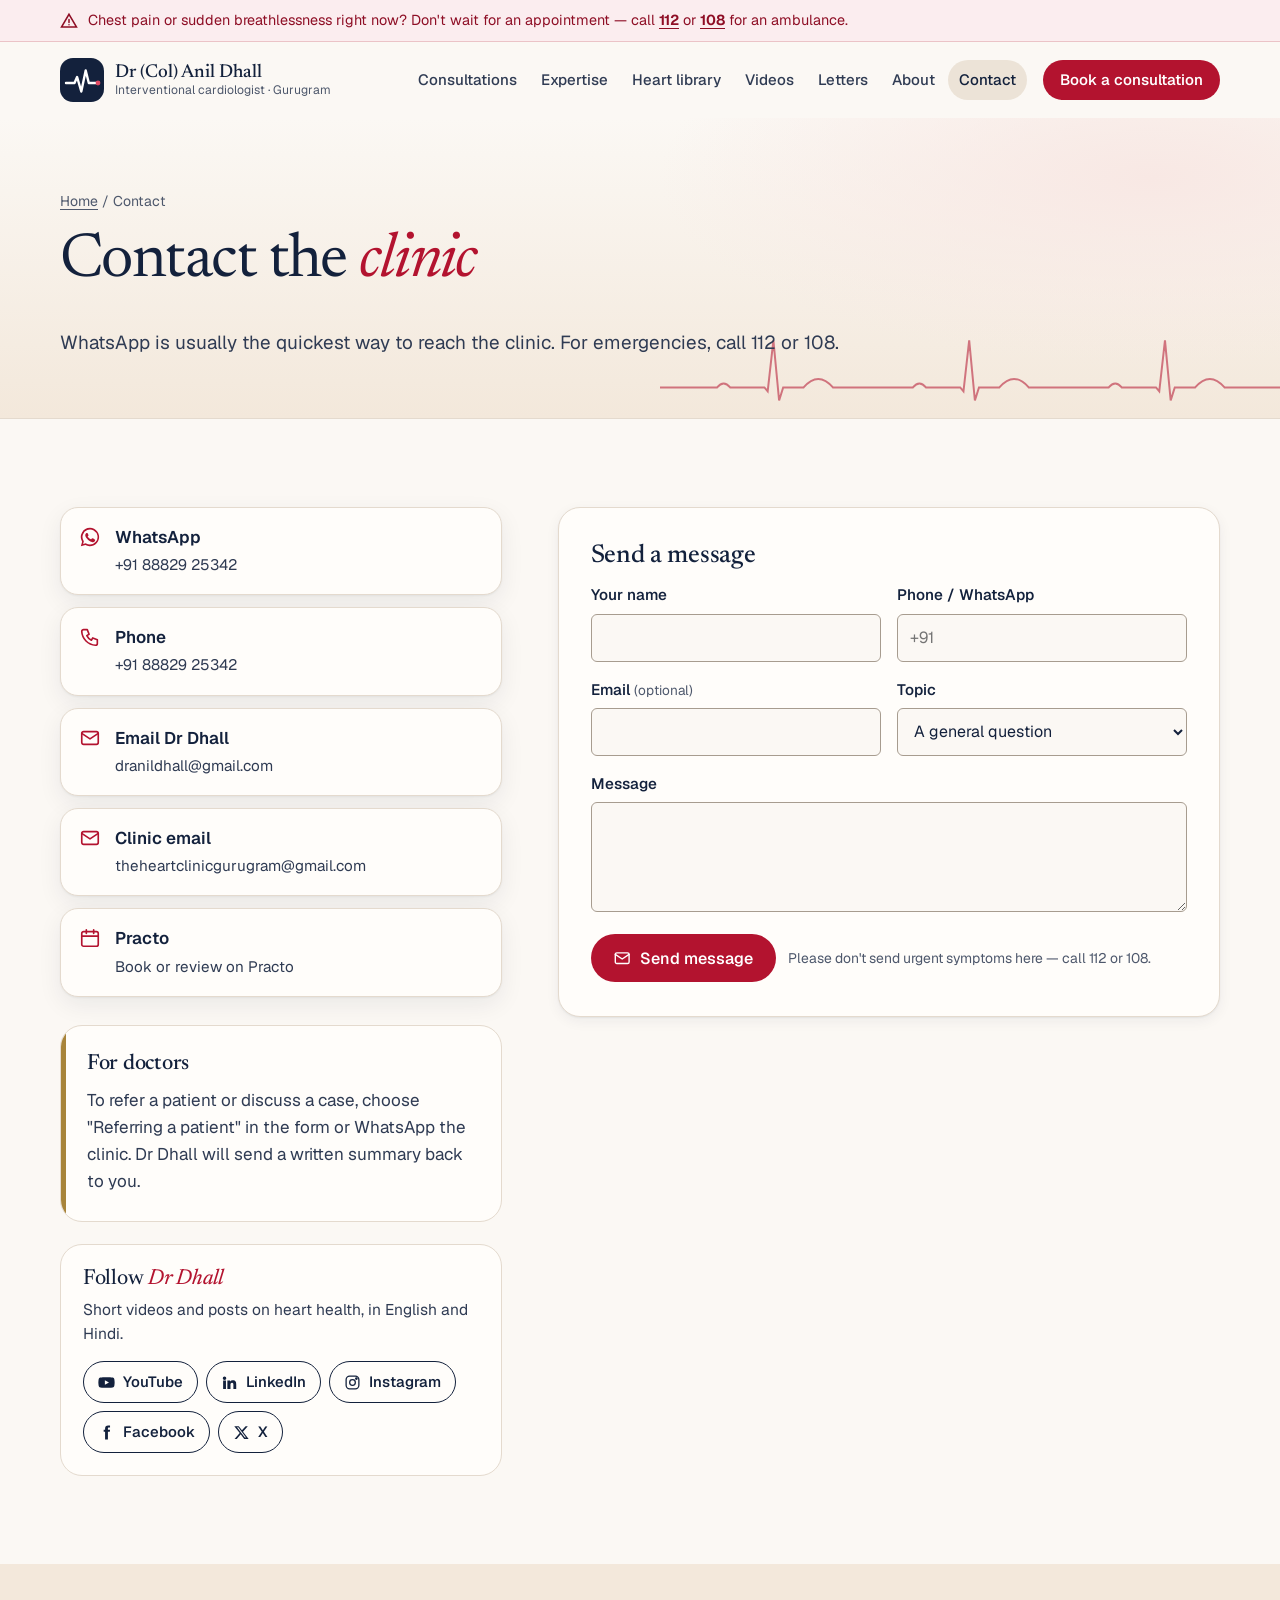
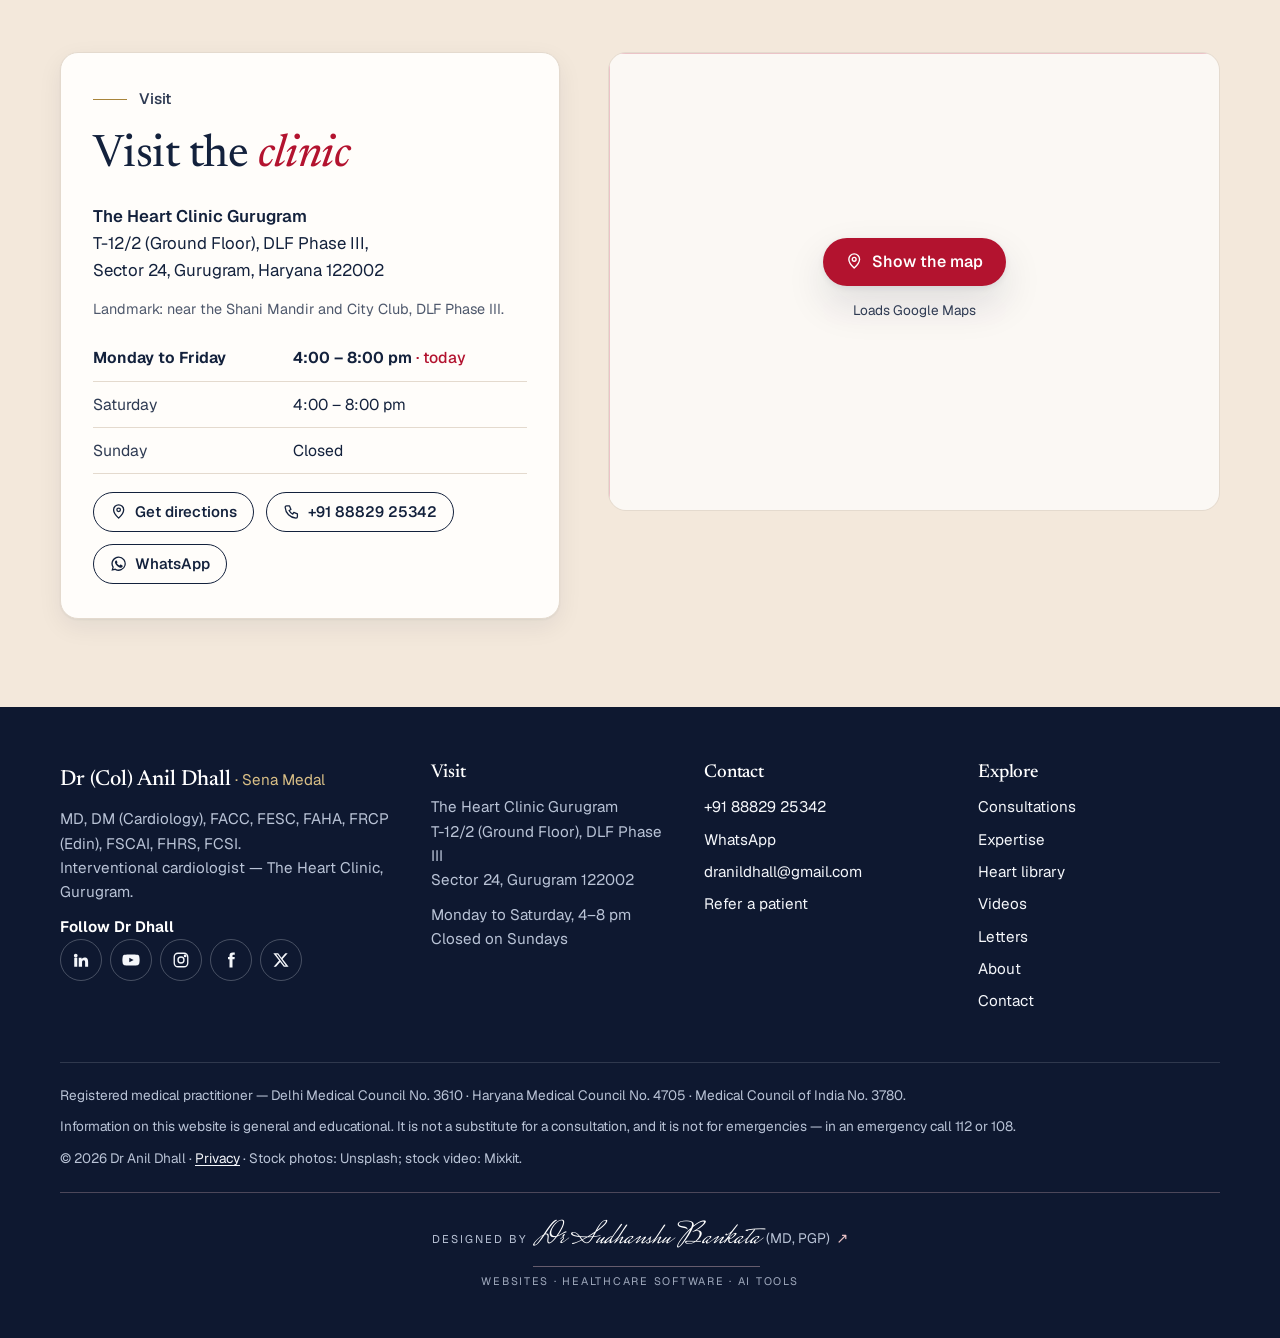
<file: contact/index.html>
<!doctype html>
<html lang="en-IN" data-root="../">
<head>
<meta charset="utf-8">
<meta name="viewport" content="width=device-width, initial-scale=1, viewport-fit=cover">
<title>Contact · The Heart Clinic Gurugram</title>
<meta name="description" content="The Heart Clinic Gurugram, T-12/2 DLF Phase III, Sector 24. Phone and WhatsApp +91 88829 25342. Monday to Saturday, 4–8 pm.">
<link rel="canonical" href="https://drbankata.github.io/anil-dhall/contact/">
<meta name="theme-color" content="#13213C">
<meta property="og:type" content="website">
<meta property="og:site_name" content="Dr (Col) Anil Dhall · Cardiologist">
<meta property="og:title" content="Contact · The Heart Clinic Gurugram">
<meta property="og:description" content="The Heart Clinic Gurugram, T-12/2 DLF Phase III, Sector 24. Phone and WhatsApp +91 88829 25342. Monday to Saturday, 4–8 pm.">
<meta property="og:url" content="https://drbankata.github.io/anil-dhall/contact/">
<meta property="og:image" content="https://drbankata.github.io/anil-dhall/assets/img/og-image.jpg">
<meta property="og:locale" content="en_IN">
<meta name="twitter:card" content="summary_large_image">
<link rel="icon" href="../assets/img/favicon.svg" type="image/svg+xml">
<link rel="icon" href="../assets/img/favicon.png" sizes="32x32" type="image/png">
<link rel="apple-touch-icon" href="../assets/img/apple-touch-icon.png">
<link rel="preload" href="../assets/fonts/newsreader.woff2" as="font" type="font/woff2" crossorigin>
<link rel="preload" href="../assets/fonts/geist.woff2" as="font" type="font/woff2" crossorigin>

<link rel="stylesheet" href="../assets/css/site.css?v=a284b229c0">
<script type="application/ld+json">{"@context": "https://schema.org", "@type": "Physician", "name": "Dr (Col) Anil Dhall", "honorificPrefix": "Dr", "url": "https://drbankata.github.io/anil-dhall/", "image": "https://drbankata.github.io/anil-dhall/assets/img/anil-dhall.jpg", "description": "Interventional cardiologist in Gurugram. MD, DM (Cardiology), FACC, FESC, FAHA, FRCP (Edin), FSCAI, FHRS, FCSI. Sena Medal.", "medicalSpecialty": ["Cardiovascular", "https://schema.org/Cardiovascular"], "telephone": "+91-8882925342", "email": "dranildhall@gmail.com", "address": {"@type": "PostalAddress", "streetAddress": "T-12/2 (Ground Floor), DLF Phase III, Sector 24", "addressLocality": "Gurugram", "addressRegion": "Haryana", "postalCode": "122002", "addressCountry": "IN"}, "openingHoursSpecification": [{"@type": "OpeningHoursSpecification", "dayOfWeek": ["Monday", "Tuesday", "Wednesday", "Thursday", "Friday", "Saturday"], "opens": "16:00", "closes": "20:00"}], "knowsLanguage": ["en", "hi"], "sameAs": ["https://www.linkedin.com/in/anildhall", "https://www.youtube.com/@Dr.ColAnilDhall", "https://www.facebook.com/dranildhall/", "https://www.instagram.com/the.heartclinicgurugram/", "https://x.com/dhall_dr", "https://www.practo.com/delhi/doctor/dr-anil-dhall-cardiologist-3"]}</script>
</head>
<body>
<a class="skip" href="#main">Skip to content</a>
<div class="progress" aria-hidden="true"></div>
<aside class="sos" aria-label="Emergency"><div class="wrap"><svg viewBox="0 0 24 24" fill="none" stroke="currentColor" stroke-width="2" stroke-linecap="round" aria-hidden="true"><path d="M12 3 2 20h20L12 3Z"/><path d="M12 10v4M12 17h.01"/></svg><p><span class="long">Chest pain or sudden breathlessness right now? Don't wait for an appointment — call</span><span class="short">Chest pain or breathless right now? Call</span> <a href="tel:112">112</a> or <a href="tel:108">108</a><span class="long"> for an ambulance</span>.</p></div></aside>
<header class="site-header">
  <div class="wrap head-in">
    <a class="brand" href="../"><svg class="brand-mark" viewBox="0 0 44 44" aria-hidden="true"><rect width="44" height="44" rx="13" fill="#13213C"/><path d="M6 25h8.5l2.6-6 4.2 14.5 4.4-21 3.1 12.5H38" fill="none" stroke="#fff" stroke-width="2.4" stroke-linecap="round" stroke-linejoin="round"/><circle cx="38" cy="25" r="2.4" fill="#E04A63"/></svg><span class="brand-txt"><span class="brand-name">Dr (Col) Anil Dhall</span><span class="brand-sub">Interventional cardiologist · Gurugram</span></span></a>
    <nav id="site-nav" aria-label="Main">
      <ul><li class="nav-home"><a href="../">Home</a></li><li><a href="../consultations/">Consultations</a></li><li><a href="../expertise/">Expertise</a></li><li><a href="../heart-library/">Heart library</a></li><li><a href="../videos/">Videos</a></li><li><a href="../letters/">Letters</a></li><li><a href="../about/">About</a></li><li><a href="../contact/" aria-current="page">Contact</a></li></ul>
      <div class="nav-extra">
        <a class="btn btn-red" href="../consultations/#book"><svg viewBox="0 0 24 24" fill="none" stroke="currentColor" stroke-width="1.8" stroke-linecap="round" aria-hidden="true"><rect x="3" y="5" width="18" height="16" rx="2"/><path d="M3 10h18M8 3v4M16 3v4"/></svg>Book a consultation</a>
        <a class="btn btn-line" data-show="whatsapp" href="#"><svg viewBox="0 0 24 24" fill="currentColor" aria-hidden="true"><path d="M12 2a10 10 0 0 0-8.6 15.1L2 22l5-1.3A10 10 0 1 0 12 2Zm0 18.2a8.2 8.2 0 0 1-4.2-1.2l-.3-.2-3 .8.8-2.9-.2-.3A8.2 8.2 0 1 1 12 20.2Zm4.5-6.1c-.2-.1-1.5-.7-1.7-.8-.2-.1-.4-.1-.6.1l-.8 1c-.1.2-.3.2-.5.1a6.7 6.7 0 0 1-3.3-2.9c-.3-.4.2-.4.7-1.3.1-.2 0-.3 0-.4l-.8-1.8c-.2-.5-.4-.4-.6-.4h-.5a1 1 0 0 0-.7.3 3 3 0 0 0-.9 2.2 5.2 5.2 0 0 0 1.1 2.7 11.8 11.8 0 0 0 4.5 4c1.7.7 2.3.8 3.2.7a2.7 2.7 0 0 0 1.8-1.3 2.2 2.2 0 0 0 .2-1.3c-.1-.1-.3-.2-.5-.3Z"/></svg>WhatsApp the clinic</a>
        <a class="btn btn-line" data-show="phone" href="#"><svg viewBox="0 0 24 24" fill="none" stroke="currentColor" stroke-width="1.8" stroke-linecap="round" stroke-linejoin="round" aria-hidden="true"><path d="M5 4h4l2 5-2.5 1.5a11 11 0 0 0 5 5L15 13l5 2v4a2 2 0 0 1-2 2A16 16 0 0 1 3 6a2 2 0 0 1 2-2"/></svg><span data-fill>Call the clinic</span></a>
      </div>
    </nav>
    <a class="btn btn-red btn-s head-cta" href="../consultations/#book">Book a consultation</a>
    <button class="menu-btn" type="button" aria-expanded="false" aria-controls="site-nav"><svg viewBox="0 0 24 24" fill="none" stroke="currentColor" stroke-width="1.8" stroke-linecap="round" aria-hidden="true"><path d="M4 7h16M4 12h16M4 17h10"/></svg><span class="sr-only">Open menu</span></button>
  </div>
</header>
<main id="main">
<section class="page-hero ecg-paper">
  <svg class="mini-trace" viewBox="0 0 760 120" aria-hidden="true" preserveAspectRatio="none"><path vector-effect="non-scaling-stroke" d="M0,90 L70,90 q8,-9.6 16,0 L128,90 l4,4.8 l7,-62.4 l7,73.6 l5,-16.0 L176,90 q18,-20.8 36,0 L310,90 q8,-9.6 16,0 L368,90 l4,4.8 l7,-62.4 l7,73.6 l5,-16.0 L416,90 q18,-20.8 36,0 L550,90 q8,-9.6 16,0 L608,90 l4,4.8 l7,-62.4 l7,73.6 l5,-16.0 L656,90 q18,-20.8 36,0 L760,90"/></svg>
  <div class="wrap">
    <p class="crumbs"><a href="../">Home</a> / Contact</p>
    <h1>Contact the <em>clinic</em></h1>
    <p class="lede">WhatsApp is usually the quickest way to reach the clinic. For emergencies, call 112 or 108.</p>
  </div>
</section>
<section class="section">
  <div class="wrap">
    <div class="split split-narrow">
      <div>
        <div class="contact-cards" style="grid-template-columns:minmax(0,1fr)">
          <a class="ccard" data-show="whatsapp" href="#"><svg viewBox="0 0 24 24" fill="currentColor" aria-hidden="true"><path d="M12 2a10 10 0 0 0-8.6 15.1L2 22l5-1.3A10 10 0 1 0 12 2Zm0 18.2a8.2 8.2 0 0 1-4.2-1.2l-.3-.2-3 .8.8-2.9-.2-.3A8.2 8.2 0 1 1 12 20.2Zm4.5-6.1c-.2-.1-1.5-.7-1.7-.8-.2-.1-.4-.1-.6.1l-.8 1c-.1.2-.3.2-.5.1a6.7 6.7 0 0 1-3.3-2.9c-.3-.4.2-.4.7-1.3.1-.2 0-.3 0-.4l-.8-1.8c-.2-.5-.4-.4-.6-.4h-.5a1 1 0 0 0-.7.3 3 3 0 0 0-.9 2.2 5.2 5.2 0 0 0 1.1 2.7 11.8 11.8 0 0 0 4.5 4c1.7.7 2.3.8 3.2.7a2.7 2.7 0 0 0 1.8-1.3 2.2 2.2 0 0 0 .2-1.3c-.1-.1-.3-.2-.5-.3Z"/></svg><div><b>WhatsApp</b><span data-fill>Message the clinic</span></div></a>
          <a class="ccard" data-show="phone" href="#"><svg viewBox="0 0 24 24" fill="none" stroke="currentColor" stroke-width="1.8" stroke-linecap="round" stroke-linejoin="round" aria-hidden="true"><path d="M5 4h4l2 5-2.5 1.5a11 11 0 0 0 5 5L15 13l5 2v4a2 2 0 0 1-2 2A16 16 0 0 1 3 6a2 2 0 0 1 2-2"/></svg><div><b>Phone</b><span data-fill>Call the clinic</span></div></a>
          <a class="ccard" data-show="email" href="#"><svg viewBox="0 0 24 24" fill="none" stroke="currentColor" stroke-width="1.8" stroke-linecap="round" stroke-linejoin="round" aria-hidden="true"><rect x="3" y="5" width="18" height="14" rx="2"/><path d="m3 7 9 6 9-6"/></svg><div><b>Email Dr Dhall</b><span data-fill>Email</span></div></a>
          <a class="ccard" data-show="clinicemail" href="#"><svg viewBox="0 0 24 24" fill="none" stroke="currentColor" stroke-width="1.8" stroke-linecap="round" stroke-linejoin="round" aria-hidden="true"><rect x="3" y="5" width="18" height="14" rx="2"/><path d="m3 7 9 6 9-6"/></svg><div><b>Clinic email</b><span data-fill>Email</span></div></a>
          <a class="ccard" data-show="practo" href="#"><svg viewBox="0 0 24 24" fill="none" stroke="currentColor" stroke-width="1.8" stroke-linecap="round" aria-hidden="true"><rect x="3" y="5" width="18" height="16" rx="2"/><path d="M3 10h18M8 3v4M16 3v4"/></svg><div><b>Practo</b><span>Book or review on Practo</span></div></a>
        </div>
        <div class="medal-card"><h2 class="h3">For doctors</h2><p>To refer a patient or discuss a case, choose "Referring a patient" in the form or WhatsApp the clinic. Dr Dhall will send a written summary back to you.</p></div>
        <div class="follow-block"><h2>Follow <em>Dr Dhall</em></h2><p>Short videos and posts on heart health, in English and Hindi.</p>
          <ul class="follow-links" aria-label="Follow Dr Anil Dhall">
            <li><a data-show="youtube" href="#" aria-label="YouTube (opens in a new tab)"><svg viewBox="0 0 24 24" fill="currentColor" aria-hidden="true"><path d="M23 7.2a3 3 0 0 0-2.1-2.1C19 4.6 12 4.6 12 4.6s-7 0-8.9.5A3 3 0 0 0 1 7.2 31 31 0 0 0 .5 12a31 31 0 0 0 .5 4.8 3 3 0 0 0 2.1 2.1c1.9.5 8.9.5 8.9.5s7 0 8.9-.5a3 3 0 0 0 2.1-2.1 31 31 0 0 0 .5-4.8 31 31 0 0 0-.5-4.8ZM9.7 15.1V8.9l5.8 3.1Z"/></svg>YouTube</a></li>
            <li><a data-show="linkedin" href="#" aria-label="LinkedIn (opens in a new tab)"><svg viewBox="0 0 24 24" fill="currentColor" aria-hidden="true"><path d="M4.98 3.5a2.5 2.5 0 1 1 0 5 2.5 2.5 0 0 1 0-5ZM3 9h4v12H3zM9 9h3.8v1.7h.1a4.2 4.2 0 0 1 3.8-2c4 0 4.8 2.6 4.8 6V21h-4v-5.6c0-1.3 0-3-1.9-3s-2.2 1.5-2.2 2.9V21H9z"/></svg>LinkedIn</a></li>
            <li><a data-show="instagram" href="#" aria-label="Instagram (opens in a new tab)"><svg viewBox="0 0 24 24" fill="none" stroke="currentColor" stroke-width="1.8" aria-hidden="true"><rect x="3" y="3" width="18" height="18" rx="5"/><circle cx="12" cy="12" r="4"/><circle cx="17.5" cy="6.5" r="1" fill="currentColor"/></svg>Instagram</a></li>
            <li><a data-show="facebook" href="#" aria-label="Facebook (opens in a new tab)"><svg viewBox="0 0 24 24" fill="currentColor" aria-hidden="true"><path d="M14 8V6.3c0-.8.2-1.3 1.4-1.3H17V2h-2.6C11.3 2 10 3.6 10 6.2V8H8v3h2v11h4V11h2.7l.3-3Z"/></svg>Facebook</a></li>
            <li><a data-show="twitter" href="#" aria-label="X (opens in a new tab)"><svg viewBox="0 0 24 24" fill="currentColor" aria-hidden="true"><path d="M17.8 3h3.1l-6.8 7.8 8 10.2h-6.3l-4.9-6.4L5.3 21H2.2l7.3-8.3L1.8 3h6.4l4.4 5.9Zm-1.1 16.2h1.7L7.4 4.7H5.6Z"/></svg>X</a></li>
          </ul></div>
      </div>
      <form class="form-card" data-form="contact" novalidate>
        <h2 class="h3" style="font-size:1.6rem">Send a message</h2>
        <div class="fgrid">
          <div class="field"><label for="ct-name">Your name</label><input id="ct-name" name="name" autocomplete="name" required></div>
          <div class="field"><label for="ct-phone">Phone / WhatsApp</label><input id="ct-phone" name="phone" type="tel" autocomplete="tel" required placeholder="+91"></div>
          <div class="field"><label for="ct-email">Email <span class="hint">(optional)</span></label><input id="ct-email" name="email" type="email" autocomplete="email"></div>
          <div class="field"><label for="ct-topic">Topic</label><select id="ct-topic" name="topic"><option value="general">A general question</option><option value="appointment">An appointment</option><option value="reports">Sending reports</option><option value="second-opinion">A second opinion</option><option value="referral">Referring a patient</option><option value="talk">Talks and media</option><option value="feedback">Feedback or a letter</option></select></div>
          <div class="field full"><label for="ct-msg">Message</label><textarea id="ct-msg" name="message" required></textarea></div>
        </div>
        <div class="form-foot"><button class="btn btn-red" type="submit"><svg viewBox="0 0 24 24" fill="none" stroke="currentColor" stroke-width="1.8" stroke-linecap="round" stroke-linejoin="round" aria-hidden="true"><rect x="3" y="5" width="18" height="14" rx="2"/><path d="m3 7 9 6 9-6"/></svg>Send message</button><p>Please don't send urgent symptoms here — call 112 or 108.</p></div>
      </form>
    </div>
  </div>
</section>
<section class="section panel" id="visit"><div class="wrap"><div class="visit">
  <div class="visit-card">
    <p class="kicker"><span class="rule" aria-hidden="true"></span>Visit</p>
    <h2>Visit the <em>clinic</em></h2>
    <address class="addr"><strong>The Heart Clinic Gurugram</strong><br>T-12/2 (Ground Floor), DLF Phase III,<br>Sector 24, Gurugram, Haryana 122002</address>
    <p class="muted small">Landmark: near the Shani Mandir and City Club, DLF Phase III.</p>
    <table class="hours"><caption class="sr-only">Clinic hours</caption><tbody>
<tr data-day="1,2,3,4,5"><th scope="row">Monday to Friday</th><td>4:00 – 8:00 pm</td></tr>
<tr data-day="6"><th scope="row">Saturday</th><td>4:00 – 8:00 pm</td></tr>
<tr data-day="0"><th scope="row">Sunday</th><td>Closed</td></tr></tbody></table>
    <div class="btn-row"><a class="btn btn-ink btn-s" href="https://www.google.com/maps/dir/?api=1&destination=The+Heart+Clinic+Gurugram+T-12%2F2+DLF+Phase+3+Sector+24+Gurugram" target="_blank" rel="noopener"><svg viewBox="0 0 24 24" fill="none" stroke="currentColor" stroke-width="1.8" stroke-linecap="round" stroke-linejoin="round" aria-hidden="true"><path d="M12 21s-7-6.2-7-11.5A7 7 0 0 1 19 9.5C19 14.8 12 21 12 21Z"/><circle cx="12" cy="9.5" r="2.5"/></svg>Get directions</a><a class="btn btn-line btn-s" data-show="phone" href="#"><svg viewBox="0 0 24 24" fill="none" stroke="currentColor" stroke-width="1.8" stroke-linecap="round" stroke-linejoin="round" aria-hidden="true"><path d="M5 4h4l2 5-2.5 1.5a11 11 0 0 0 5 5L15 13l5 2v4a2 2 0 0 1-2 2A16 16 0 0 1 3 6a2 2 0 0 1 2-2"/></svg><span data-fill>Call</span></a><a class="btn btn-line btn-s" data-show="whatsapp" href="#"><svg viewBox="0 0 24 24" fill="currentColor" aria-hidden="true"><path d="M12 2a10 10 0 0 0-8.6 15.1L2 22l5-1.3A10 10 0 1 0 12 2Zm0 18.2a8.2 8.2 0 0 1-4.2-1.2l-.3-.2-3 .8.8-2.9-.2-.3A8.2 8.2 0 1 1 12 20.2Zm4.5-6.1c-.2-.1-1.5-.7-1.7-.8-.2-.1-.4-.1-.6.1l-.8 1c-.1.2-.3.2-.5.1a6.7 6.7 0 0 1-3.3-2.9c-.3-.4.2-.4.7-1.3.1-.2 0-.3 0-.4l-.8-1.8c-.2-.5-.4-.4-.6-.4h-.5a1 1 0 0 0-.7.3 3 3 0 0 0-.9 2.2 5.2 5.2 0 0 0 1.1 2.7 11.8 11.8 0 0 0 4.5 4c1.7.7 2.3.8 3.2.7a2.7 2.7 0 0 0 1.8-1.3 2.2 2.2 0 0 0 .2-1.3c-.1-.1-.3-.2-.5-.3Z"/></svg>WhatsApp</a></div>
  </div>
  <div class="map"><div class="map-load ecg-paper"><div><button class="btn btn-red" type="button" data-map="https://www.google.com/maps?q=The+Heart+Clinic+Gurugram,+T-12/2+DLF+Phase+3,+Sector+24,+Gurugram,+Haryana+122002&output=embed"><svg viewBox="0 0 24 24" fill="none" stroke="currentColor" stroke-width="1.8" stroke-linecap="round" stroke-linejoin="round" aria-hidden="true"><path d="M12 21s-7-6.2-7-11.5A7 7 0 0 1 19 9.5C19 14.8 12 21 12 21Z"/><circle cx="12" cy="9.5" r="2.5"/></svg>Show the map</button><p>Loads Google Maps</p></div></div></div>
</div></div></section>

</main>
<footer class="site-footer">
  <div class="wrap">
    <div class="foot-grid">
      <div class="foot-brand">
        <span class="brand-name">Dr (Col) Anil Dhall</span><span style="color:var(--brass-light)"> · Sena Medal</span>
        <p>MD, DM (Cardiology), FACC, FESC, FAHA, FRCP (Edin), FSCAI, FHRS, FCSI.<br>Interventional cardiologist — The Heart Clinic, Gurugram.</p>
        <p class="foot-follow">Follow Dr Dhall</p>
        <ul class="socials" aria-label="Follow Dr Anil Dhall">
          <li><a data-show="linkedin" href="#" aria-label="LinkedIn (opens in a new tab)" title="LinkedIn"><svg viewBox="0 0 24 24" fill="currentColor" aria-hidden="true"><path d="M4.98 3.5a2.5 2.5 0 1 1 0 5 2.5 2.5 0 0 1 0-5ZM3 9h4v12H3zM9 9h3.8v1.7h.1a4.2 4.2 0 0 1 3.8-2c4 0 4.8 2.6 4.8 6V21h-4v-5.6c0-1.3 0-3-1.9-3s-2.2 1.5-2.2 2.9V21H9z"/></svg></a></li>
          <li><a data-show="youtube" href="#" aria-label="YouTube (opens in a new tab)" title="YouTube"><svg viewBox="0 0 24 24" fill="currentColor" aria-hidden="true"><path d="M23 7.2a3 3 0 0 0-2.1-2.1C19 4.6 12 4.6 12 4.6s-7 0-8.9.5A3 3 0 0 0 1 7.2 31 31 0 0 0 .5 12a31 31 0 0 0 .5 4.8 3 3 0 0 0 2.1 2.1c1.9.5 8.9.5 8.9.5s7 0 8.9-.5a3 3 0 0 0 2.1-2.1 31 31 0 0 0 .5-4.8 31 31 0 0 0-.5-4.8ZM9.7 15.1V8.9l5.8 3.1Z"/></svg></a></li>
          <li><a data-show="instagram" href="#" aria-label="Instagram (opens in a new tab)" title="Instagram"><svg viewBox="0 0 24 24" fill="none" stroke="currentColor" stroke-width="1.8" aria-hidden="true"><rect x="3" y="3" width="18" height="18" rx="5"/><circle cx="12" cy="12" r="4"/><circle cx="17.5" cy="6.5" r="1" fill="currentColor"/></svg></a></li>
          <li><a data-show="facebook" href="#" aria-label="Facebook (opens in a new tab)" title="Facebook"><svg viewBox="0 0 24 24" fill="currentColor" aria-hidden="true"><path d="M14 8V6.3c0-.8.2-1.3 1.4-1.3H17V2h-2.6C11.3 2 10 3.6 10 6.2V8H8v3h2v11h4V11h2.7l.3-3Z"/></svg></a></li>
          <li><a data-show="twitter" href="#" aria-label="X (opens in a new tab)" title="X"><svg viewBox="0 0 24 24" fill="currentColor" aria-hidden="true"><path d="M17.8 3h3.1l-6.8 7.8 8 10.2h-6.3l-4.9-6.4L5.3 21H2.2l7.3-8.3L1.8 3h6.4l4.4 5.9Zm-1.1 16.2h1.7L7.4 4.7H5.6Z"/></svg></a></li>
        </ul>
      </div>
      <div><h2 class="fh">Visit</h2>
        <address style="font-style:normal">The Heart Clinic Gurugram<br>T-12/2 (Ground Floor), DLF Phase III<br>Sector 24, Gurugram 122002</address>
        <p style="margin-top:10px">Monday to Saturday, 4–8 pm<br>Closed on Sundays</p>
      </div>
      <div><h2 class="fh">Contact</h2>
        <ul>
          <li><a data-show="phone" href="#"><span data-fill>Phone</span></a></li>
          <li><a data-show="whatsapp" href="#">WhatsApp</a></li>
          <li><a data-show="email" href="#"><span data-fill>Email</span></a></li>
          <li><a href="../contact/?about=referral">Refer a patient</a></li>
        </ul>
      </div>
      <div><h2 class="fh">Explore</h2><ul><li><a href="../consultations/">Consultations</a></li><li><a href="../expertise/">Expertise</a></li><li><a href="../heart-library/">Heart library</a></li><li><a href="../videos/">Videos</a></li><li><a href="../letters/">Letters</a></li><li><a href="../about/">About</a></li><li><a href="../contact/">Contact</a></li></ul></div>
    </div>
    <div class="foot-legal">
      <p>Registered medical practitioner — Delhi Medical Council No. 3610 · Haryana Medical Council No. 4705 · Medical Council of India No. 3780.</p>
      <p>Information on this website is general and educational. It is not a substitute for a consultation, and it is not for emergencies — in an emergency call 112 or 108.</p>
      <p>© <span data-year>2026</span> Dr Anil Dhall · <a href="../privacy/">Privacy</a> · Stock photos: Unsplash; stock video: Mixkit.</p>
    </div>
  <div class="made-by"><a class="mb" href="https://lexmedix.in/services/" target="_blank" rel="noopener"><span class="mb-main"><span class="mb-pre">Designed by</span> <span class="mb-name">Dr Sudhanshu Bankata</span> <span class="mb-cred">(MD, PGP)</span><span class="mb-arrow" aria-hidden="true">&#8599;</span></span><span class="mb-sr">, </span><span class="mb-sub">Websites &middot; Healthcare software &middot; AI tools</span><span class="mb-sr"> (opens in a new tab)</span></a></div>
  </div>
</footer>
<nav class="mbar" aria-label="Quick actions">
  <a data-show="phone" href="#"><svg viewBox="0 0 24 24" fill="none" stroke="currentColor" stroke-width="1.8" stroke-linecap="round" stroke-linejoin="round" aria-hidden="true"><path d="M5 4h4l2 5-2.5 1.5a11 11 0 0 0 5 5L15 13l5 2v4a2 2 0 0 1-2 2A16 16 0 0 1 3 6a2 2 0 0 1 2-2"/></svg>Call</a>
  <a data-show="whatsapp" href="#"><svg viewBox="0 0 24 24" fill="currentColor" aria-hidden="true"><path d="M12 2a10 10 0 0 0-8.6 15.1L2 22l5-1.3A10 10 0 1 0 12 2Zm0 18.2a8.2 8.2 0 0 1-4.2-1.2l-.3-.2-3 .8.8-2.9-.2-.3A8.2 8.2 0 1 1 12 20.2Zm4.5-6.1c-.2-.1-1.5-.7-1.7-.8-.2-.1-.4-.1-.6.1l-.8 1c-.1.2-.3.2-.5.1a6.7 6.7 0 0 1-3.3-2.9c-.3-.4.2-.4.7-1.3.1-.2 0-.3 0-.4l-.8-1.8c-.2-.5-.4-.4-.6-.4h-.5a1 1 0 0 0-.7.3 3 3 0 0 0-.9 2.2 5.2 5.2 0 0 0 1.1 2.7 11.8 11.8 0 0 0 4.5 4c1.7.7 2.3.8 3.2.7a2.7 2.7 0 0 0 1.8-1.3 2.2 2.2 0 0 0 .2-1.3c-.1-.1-.3-.2-.5-.3Z"/></svg>WhatsApp</a>
  <a class="book" href="../consultations/#book"><svg viewBox="0 0 24 24" fill="none" stroke="currentColor" stroke-width="1.8" stroke-linecap="round" aria-hidden="true"><rect x="3" y="5" width="18" height="16" rx="2"/><path d="M3 10h18M8 3v4M16 3v4"/></svg>Book</a>
</nav>
<button class="to-top" type="button" aria-label="Back to top"><svg viewBox="0 0 24 24" fill="none" stroke="currentColor" stroke-width="2" stroke-linecap="round" stroke-linejoin="round" aria-hidden="true"><path d="M12 19V5M5 12l7-7 7 7"/></svg></button>
<dialog id="send-dlg" aria-labelledby="send-title">
  <div class="dlg-in">
    <button class="dlg-x" type="button" data-close aria-label="Close"><svg viewBox="0 0 24 24" fill="none" stroke="currentColor" stroke-width="2" stroke-linecap="round" aria-hidden="true"><path d="M6 6l12 12M18 6 6 18"/></svg></button>
    <h2 id="send-title">Almost done</h2>
    <p data-unsent>Your request is ready. Send it to the clinic on WhatsApp (fastest) or by email — the team will confirm a time with you.</p>
    <p data-sent hidden class="ok-line">Sent. The clinic will get back to you to confirm a time.</p>
    <pre class="msg-preview" tabindex="0" aria-label="Your message"></pre>
    <div class="send-opts">
      <a class="btn btn-red" data-send="whatsapp" href="#"><svg viewBox="0 0 24 24" fill="currentColor" aria-hidden="true"><path d="M12 2a10 10 0 0 0-8.6 15.1L2 22l5-1.3A10 10 0 1 0 12 2Zm0 18.2a8.2 8.2 0 0 1-4.2-1.2l-.3-.2-3 .8.8-2.9-.2-.3A8.2 8.2 0 1 1 12 20.2Zm4.5-6.1c-.2-.1-1.5-.7-1.7-.8-.2-.1-.4-.1-.6.1l-.8 1c-.1.2-.3.2-.5.1a6.7 6.7 0 0 1-3.3-2.9c-.3-.4.2-.4.7-1.3.1-.2 0-.3 0-.4l-.8-1.8c-.2-.5-.4-.4-.6-.4h-.5a1 1 0 0 0-.7.3 3 3 0 0 0-.9 2.2 5.2 5.2 0 0 0 1.1 2.7 11.8 11.8 0 0 0 4.5 4c1.7.7 2.3.8 3.2.7a2.7 2.7 0 0 0 1.8-1.3 2.2 2.2 0 0 0 .2-1.3c-.1-.1-.3-.2-.5-.3Z"/></svg>Send on WhatsApp</a>
      <a class="btn btn-line" data-send="email" href="#"><svg viewBox="0 0 24 24" fill="none" stroke="currentColor" stroke-width="1.8" stroke-linecap="round" stroke-linejoin="round" aria-hidden="true"><rect x="3" y="5" width="18" height="14" rx="2"/><path d="m3 7 9 6 9-6"/></svg>Send by email</a>
      <a class="btn btn-line" data-send="form" href="#" hidden>Open the booking form</a>
      <a class="btn btn-ink" data-pay-now href="#" hidden><svg viewBox="0 0 24 24" fill="none" stroke="currentColor" stroke-width="1.8" stroke-linecap="round" aria-hidden="true"><rect x="2.5" y="5" width="19" height="14" rx="2"/><path d="M2.5 10h19M6 15h4"/></svg>Pay online now</a>
      <a class="btn btn-ink" data-upi-now href="#" hidden><svg viewBox="0 0 24 24" fill="none" stroke="currentColor" stroke-width="1.8" stroke-linecap="round" stroke-linejoin="round" aria-hidden="true"><path d="M6 4h12M6 9h12M9 4c6 0 6 10 0 10H6l8 7"/></svg>Pay by UPI</a>
      <a class="btn btn-line" data-show="booking" href="#" hidden><svg viewBox="0 0 24 24" fill="none" stroke="currentColor" stroke-width="1.8" stroke-linecap="round" aria-hidden="true"><rect x="3" y="5" width="18" height="16" rx="2"/><path d="M3 10h18M8 3v4M16 3v4"/></svg>Pick a slot online</a>
      <button class="btn btn-line" type="button" data-copy><svg viewBox="0 0 24 24" fill="none" stroke="currentColor" stroke-width="1.8" stroke-linecap="round" aria-hidden="true"><rect x="8" y="8" width="12" height="12" rx="2"/><path d="M16 8V6a2 2 0 0 0-2-2H6a2 2 0 0 0-2 2v8a2 2 0 0 0 2 2h2"/></svg>Copy the message</button>
    </div>
    <p class="bank-line" data-bank-line hidden>Bank transfer: <span></span></p>
    <p class="small muted" style="margin:14px 0 0">Nothing is stored on this website. Your message goes only where you send it.</p>
  </div>
</dialog>
<script src="../assets/js/site.js?v=a284b229c0" defer></script>
</body>
</html>
</file>
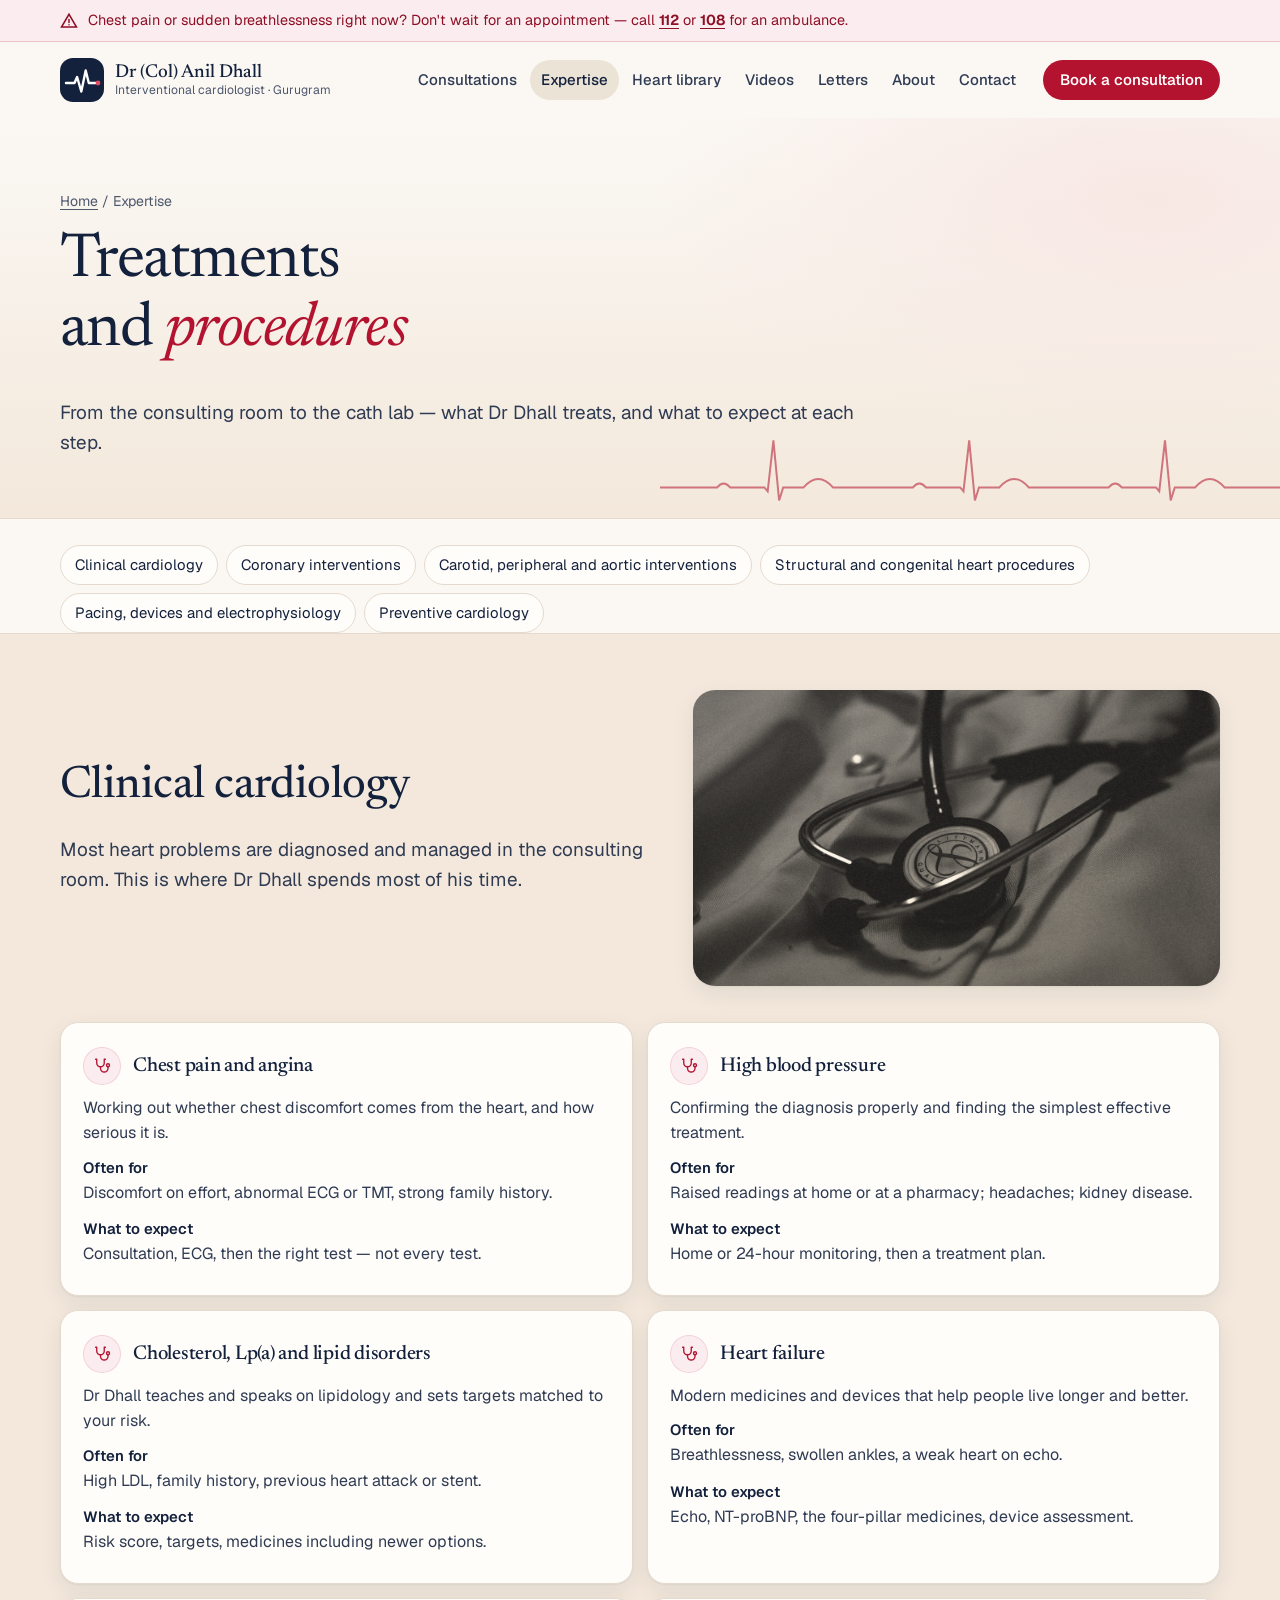
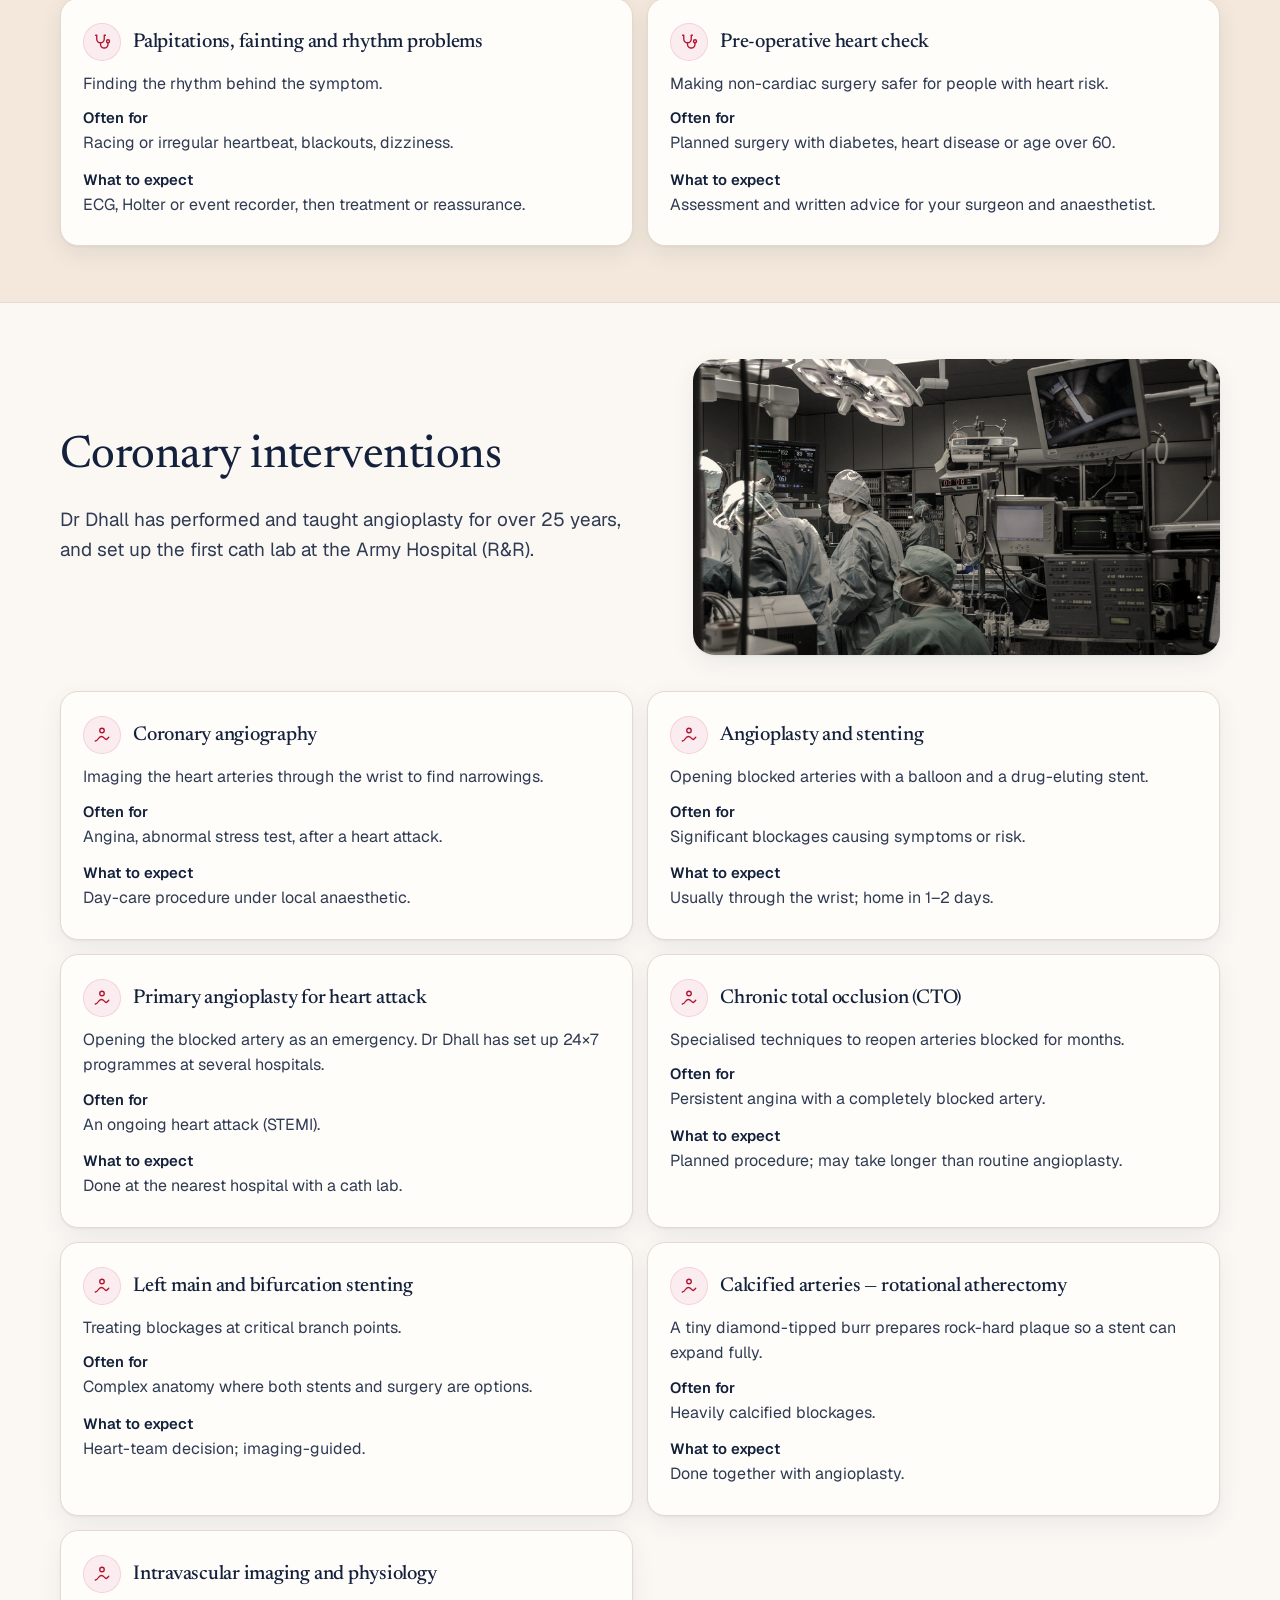
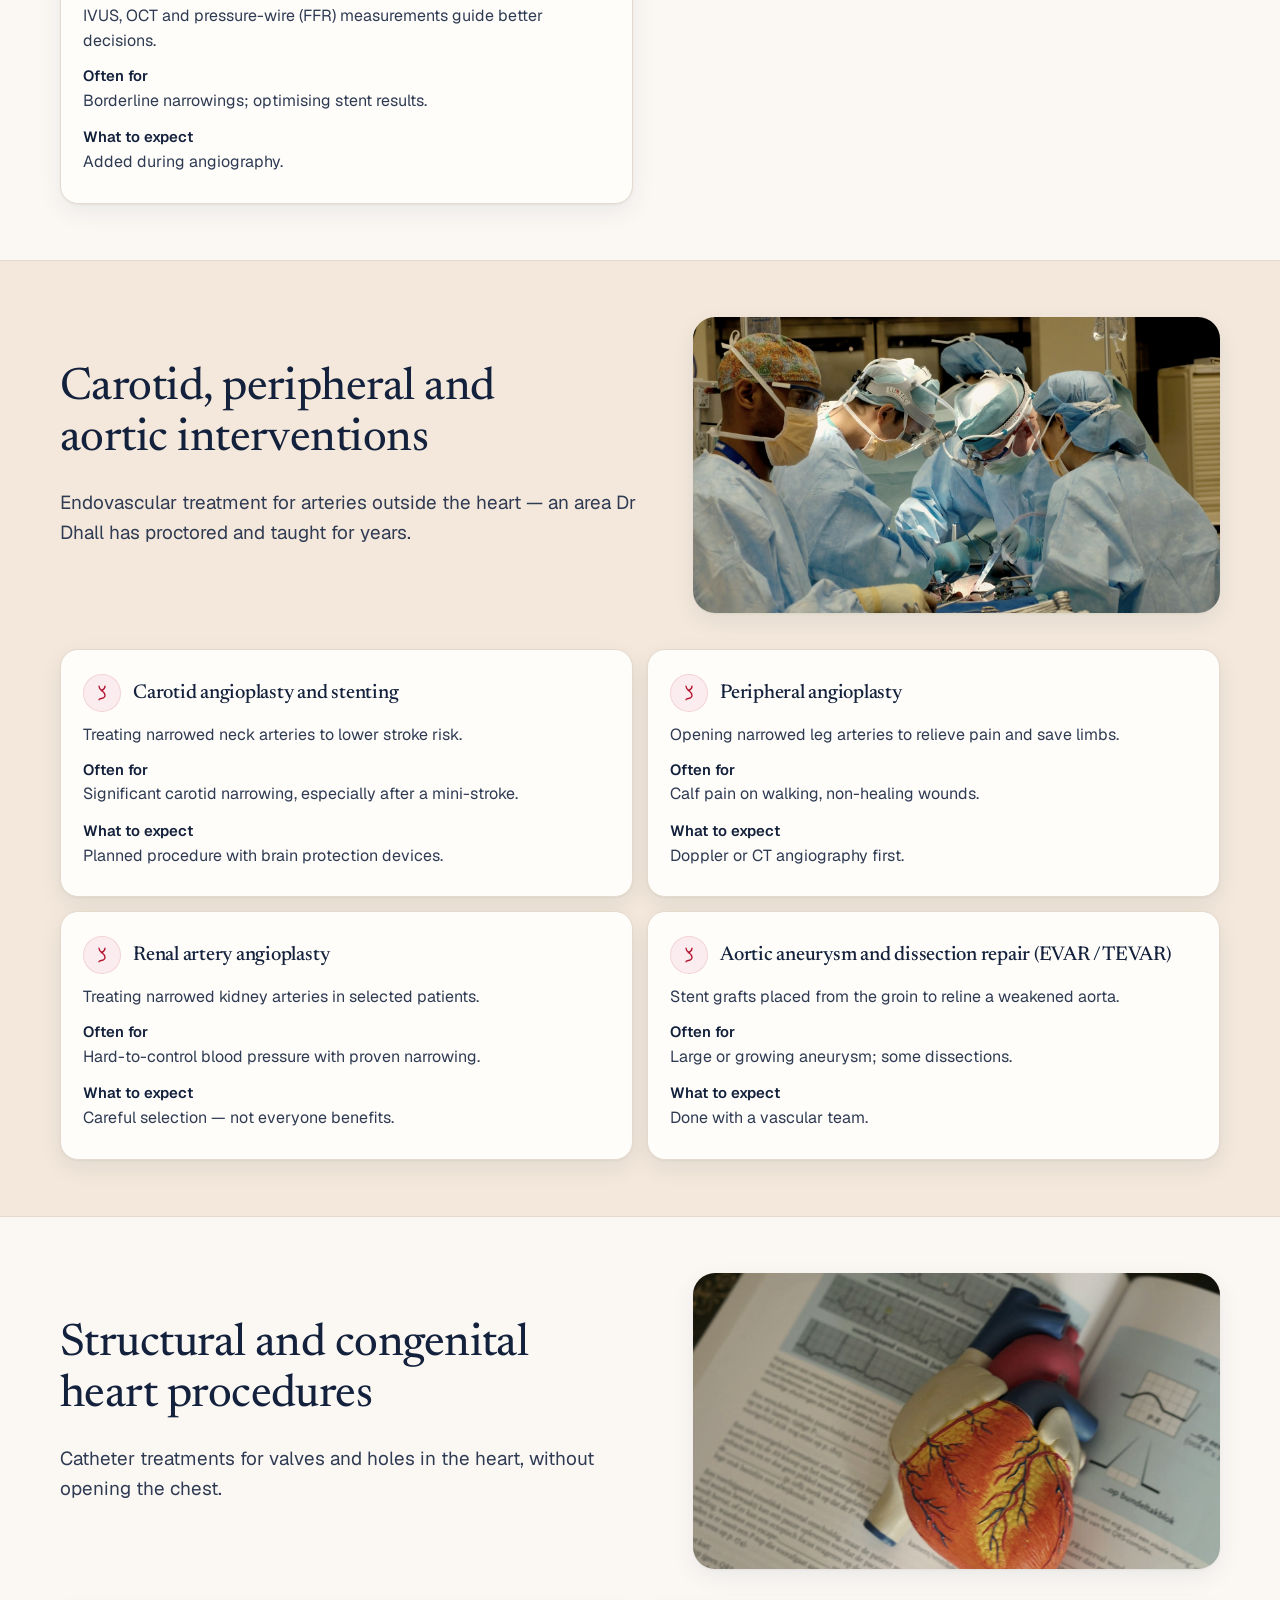
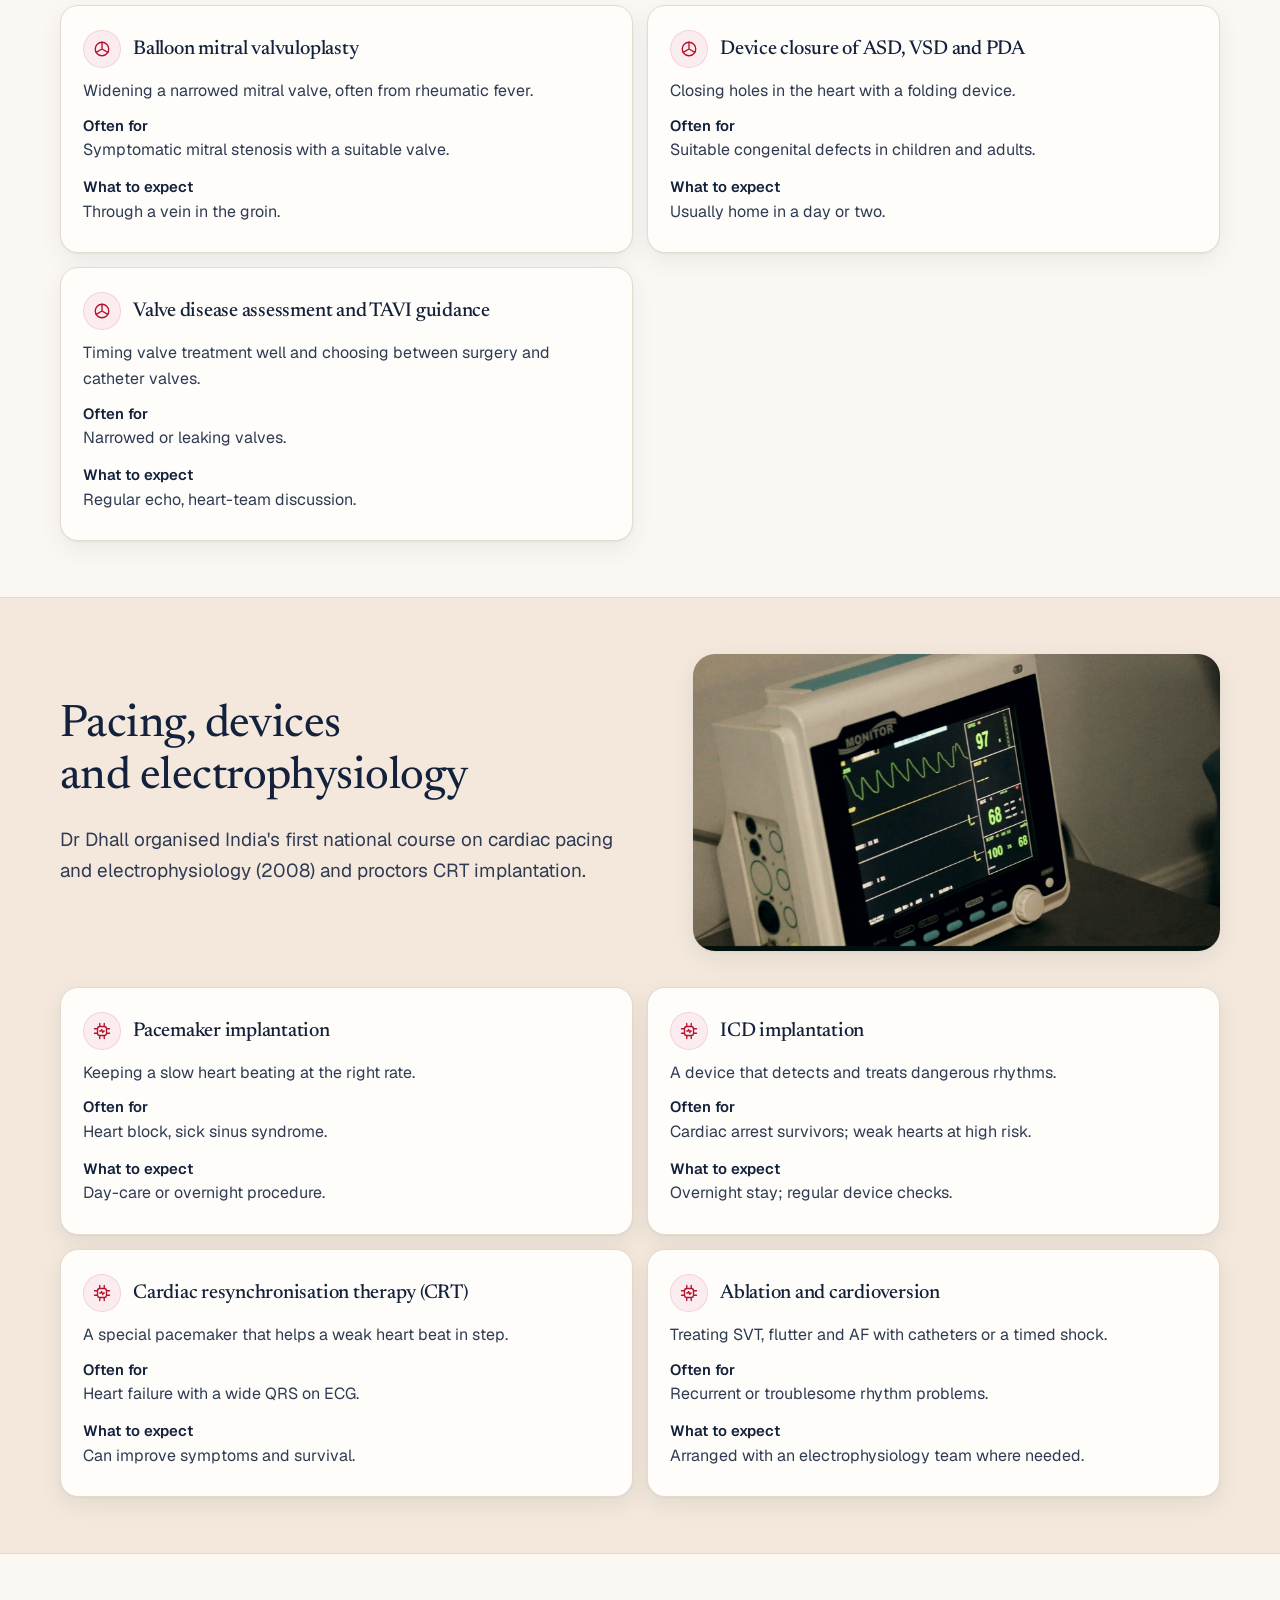
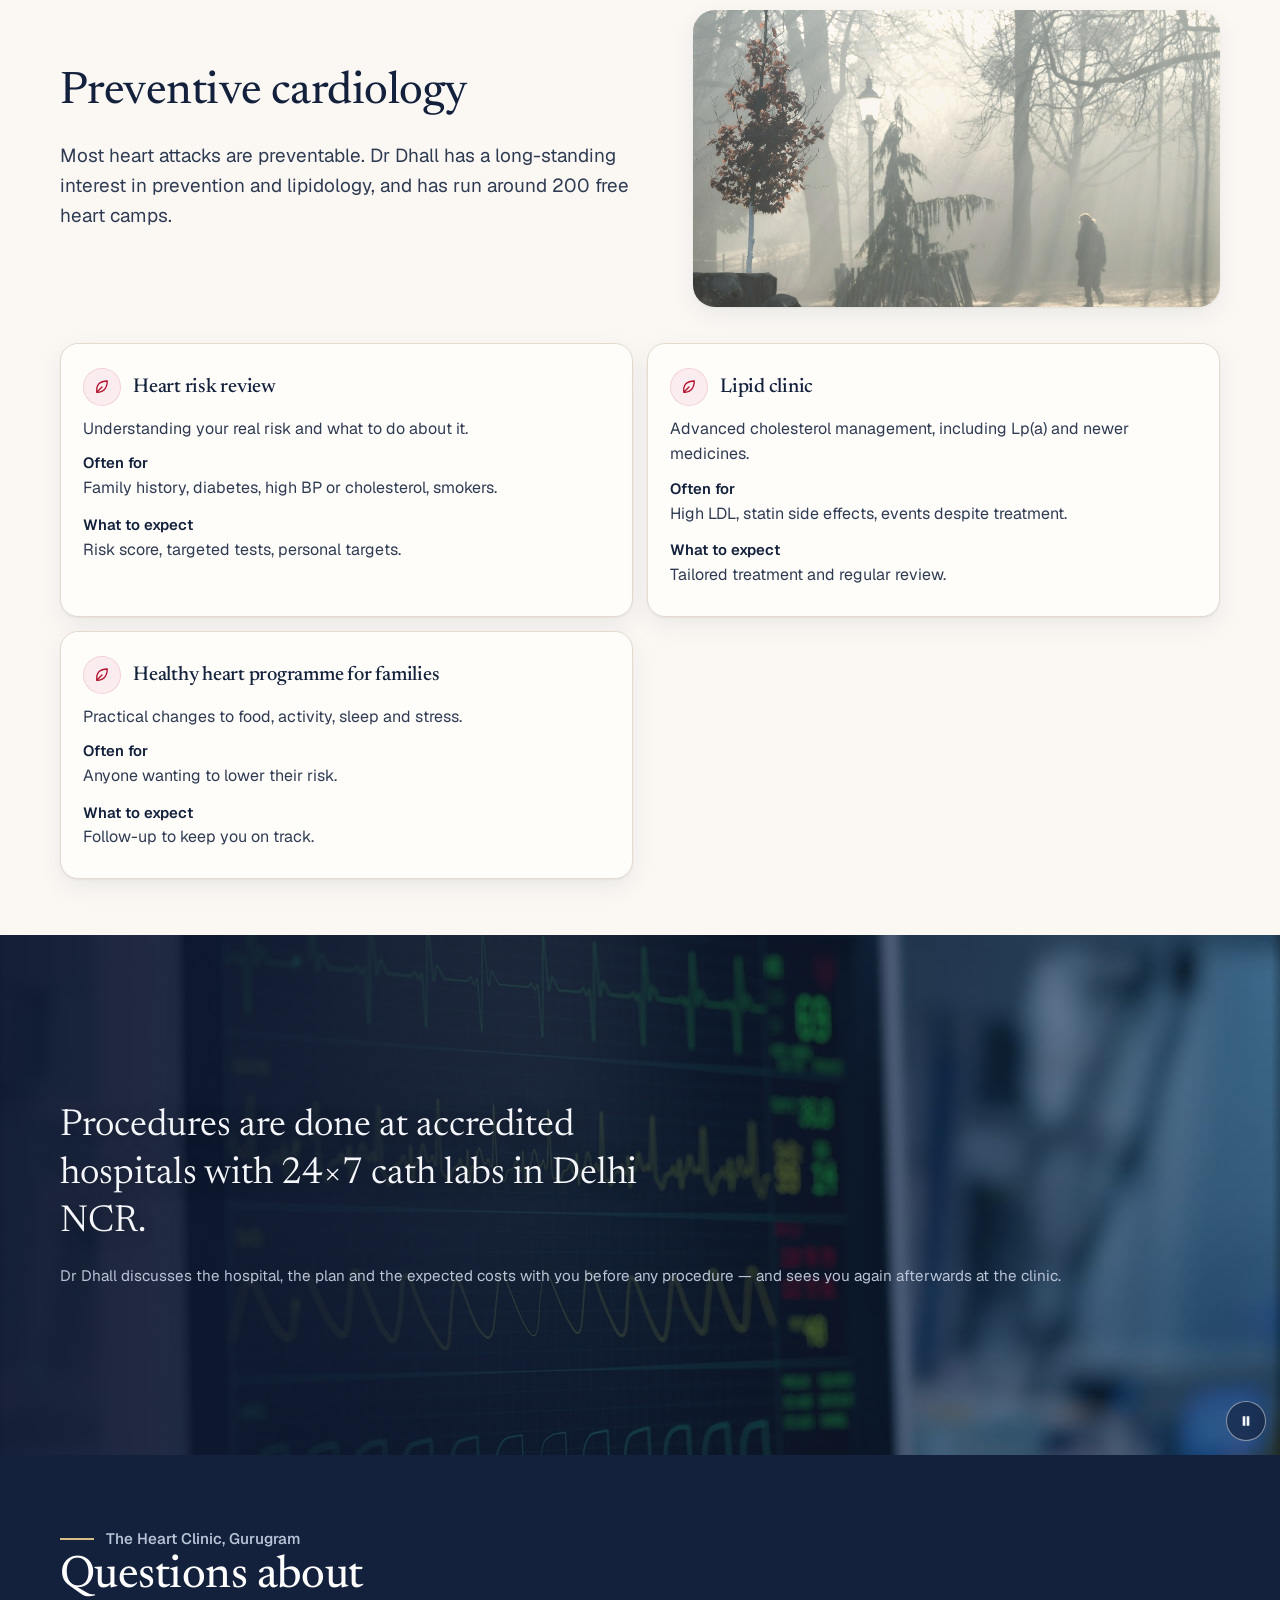
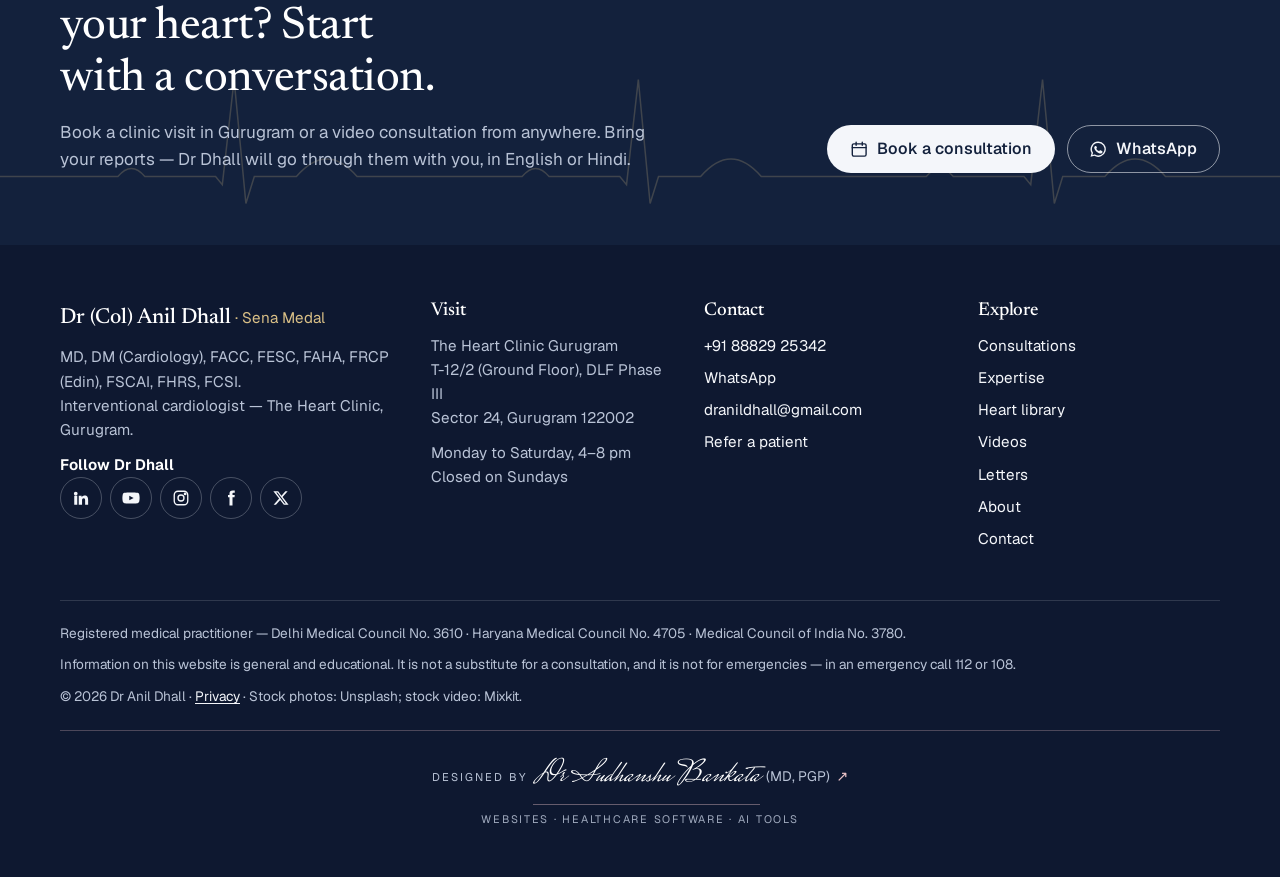
<file: expertise/index.html>
<!doctype html>
<html lang="en-IN" data-root="../">
<head>
<meta charset="utf-8">
<meta name="viewport" content="width=device-width, initial-scale=1, viewport-fit=cover">
<title>Treatments & procedures · Dr Anil Dhall, Cardiologist</title>
<meta name="description" content="Angioplasty and complex PCI, carotid and peripheral stenting, EVAR, pacemakers, ICD and CRT, heart failure and prevention with Dr Anil Dhall.">
<link rel="canonical" href="https://drbankata.github.io/anil-dhall/expertise/">
<meta name="theme-color" content="#13213C">
<meta property="og:type" content="website">
<meta property="og:site_name" content="Dr (Col) Anil Dhall · Cardiologist">
<meta property="og:title" content="Treatments & procedures · Dr Anil Dhall, Cardiologist">
<meta property="og:description" content="Angioplasty and complex PCI, carotid and peripheral stenting, EVAR, pacemakers, ICD and CRT, heart failure and prevention with Dr Anil Dhall.">
<meta property="og:url" content="https://drbankata.github.io/anil-dhall/expertise/">
<meta property="og:image" content="https://drbankata.github.io/anil-dhall/assets/img/og-image.jpg">
<meta property="og:locale" content="en_IN">
<meta name="twitter:card" content="summary_large_image">
<link rel="icon" href="../assets/img/favicon.svg" type="image/svg+xml">
<link rel="icon" href="../assets/img/favicon.png" sizes="32x32" type="image/png">
<link rel="apple-touch-icon" href="../assets/img/apple-touch-icon.png">
<link rel="preload" href="../assets/fonts/newsreader.woff2" as="font" type="font/woff2" crossorigin>
<link rel="preload" href="../assets/fonts/geist.woff2" as="font" type="font/woff2" crossorigin>

<link rel="stylesheet" href="../assets/css/site.css?v=a284b229c0">
<script type="application/ld+json">{"@context": "https://schema.org", "@type": "Physician", "name": "Dr (Col) Anil Dhall", "honorificPrefix": "Dr", "url": "https://drbankata.github.io/anil-dhall/", "image": "https://drbankata.github.io/anil-dhall/assets/img/anil-dhall.jpg", "description": "Interventional cardiologist in Gurugram. MD, DM (Cardiology), FACC, FESC, FAHA, FRCP (Edin), FSCAI, FHRS, FCSI. Sena Medal.", "medicalSpecialty": ["Cardiovascular", "https://schema.org/Cardiovascular"], "telephone": "+91-8882925342", "email": "dranildhall@gmail.com", "address": {"@type": "PostalAddress", "streetAddress": "T-12/2 (Ground Floor), DLF Phase III, Sector 24", "addressLocality": "Gurugram", "addressRegion": "Haryana", "postalCode": "122002", "addressCountry": "IN"}, "openingHoursSpecification": [{"@type": "OpeningHoursSpecification", "dayOfWeek": ["Monday", "Tuesday", "Wednesday", "Thursday", "Friday", "Saturday"], "opens": "16:00", "closes": "20:00"}], "knowsLanguage": ["en", "hi"], "sameAs": ["https://www.linkedin.com/in/anildhall", "https://www.youtube.com/@Dr.ColAnilDhall", "https://www.facebook.com/dranildhall/", "https://www.instagram.com/the.heartclinicgurugram/", "https://x.com/dhall_dr", "https://www.practo.com/delhi/doctor/dr-anil-dhall-cardiologist-3"]}</script>
</head>
<body>
<a class="skip" href="#main">Skip to content</a>
<div class="progress" aria-hidden="true"></div>
<aside class="sos" aria-label="Emergency"><div class="wrap"><svg viewBox="0 0 24 24" fill="none" stroke="currentColor" stroke-width="2" stroke-linecap="round" aria-hidden="true"><path d="M12 3 2 20h20L12 3Z"/><path d="M12 10v4M12 17h.01"/></svg><p><span class="long">Chest pain or sudden breathlessness right now? Don't wait for an appointment — call</span><span class="short">Chest pain or breathless right now? Call</span> <a href="tel:112">112</a> or <a href="tel:108">108</a><span class="long"> for an ambulance</span>.</p></div></aside>
<header class="site-header">
  <div class="wrap head-in">
    <a class="brand" href="../"><svg class="brand-mark" viewBox="0 0 44 44" aria-hidden="true"><rect width="44" height="44" rx="13" fill="#13213C"/><path d="M6 25h8.5l2.6-6 4.2 14.5 4.4-21 3.1 12.5H38" fill="none" stroke="#fff" stroke-width="2.4" stroke-linecap="round" stroke-linejoin="round"/><circle cx="38" cy="25" r="2.4" fill="#E04A63"/></svg><span class="brand-txt"><span class="brand-name">Dr (Col) Anil Dhall</span><span class="brand-sub">Interventional cardiologist · Gurugram</span></span></a>
    <nav id="site-nav" aria-label="Main">
      <ul><li class="nav-home"><a href="../">Home</a></li><li><a href="../consultations/">Consultations</a></li><li><a href="../expertise/" aria-current="page">Expertise</a></li><li><a href="../heart-library/">Heart library</a></li><li><a href="../videos/">Videos</a></li><li><a href="../letters/">Letters</a></li><li><a href="../about/">About</a></li><li><a href="../contact/">Contact</a></li></ul>
      <div class="nav-extra">
        <a class="btn btn-red" href="../consultations/#book"><svg viewBox="0 0 24 24" fill="none" stroke="currentColor" stroke-width="1.8" stroke-linecap="round" aria-hidden="true"><rect x="3" y="5" width="18" height="16" rx="2"/><path d="M3 10h18M8 3v4M16 3v4"/></svg>Book a consultation</a>
        <a class="btn btn-line" data-show="whatsapp" href="#"><svg viewBox="0 0 24 24" fill="currentColor" aria-hidden="true"><path d="M12 2a10 10 0 0 0-8.6 15.1L2 22l5-1.3A10 10 0 1 0 12 2Zm0 18.2a8.2 8.2 0 0 1-4.2-1.2l-.3-.2-3 .8.8-2.9-.2-.3A8.2 8.2 0 1 1 12 20.2Zm4.5-6.1c-.2-.1-1.5-.7-1.7-.8-.2-.1-.4-.1-.6.1l-.8 1c-.1.2-.3.2-.5.1a6.7 6.7 0 0 1-3.3-2.9c-.3-.4.2-.4.7-1.3.1-.2 0-.3 0-.4l-.8-1.8c-.2-.5-.4-.4-.6-.4h-.5a1 1 0 0 0-.7.3 3 3 0 0 0-.9 2.2 5.2 5.2 0 0 0 1.1 2.7 11.8 11.8 0 0 0 4.5 4c1.7.7 2.3.8 3.2.7a2.7 2.7 0 0 0 1.8-1.3 2.2 2.2 0 0 0 .2-1.3c-.1-.1-.3-.2-.5-.3Z"/></svg>WhatsApp the clinic</a>
        <a class="btn btn-line" data-show="phone" href="#"><svg viewBox="0 0 24 24" fill="none" stroke="currentColor" stroke-width="1.8" stroke-linecap="round" stroke-linejoin="round" aria-hidden="true"><path d="M5 4h4l2 5-2.5 1.5a11 11 0 0 0 5 5L15 13l5 2v4a2 2 0 0 1-2 2A16 16 0 0 1 3 6a2 2 0 0 1 2-2"/></svg><span data-fill>Call the clinic</span></a>
      </div>
    </nav>
    <a class="btn btn-red btn-s head-cta" href="../consultations/#book">Book a consultation</a>
    <button class="menu-btn" type="button" aria-expanded="false" aria-controls="site-nav"><svg viewBox="0 0 24 24" fill="none" stroke="currentColor" stroke-width="1.8" stroke-linecap="round" aria-hidden="true"><path d="M4 7h16M4 12h16M4 17h10"/></svg><span class="sr-only">Open menu</span></button>
  </div>
</header>
<main id="main">
<section class="page-hero ecg-paper">
  <svg class="mini-trace" viewBox="0 0 760 120" aria-hidden="true" preserveAspectRatio="none"><path vector-effect="non-scaling-stroke" d="M0,90 L70,90 q8,-9.6 16,0 L128,90 l4,4.8 l7,-62.4 l7,73.6 l5,-16.0 L176,90 q18,-20.8 36,0 L310,90 q8,-9.6 16,0 L368,90 l4,4.8 l7,-62.4 l7,73.6 l5,-16.0 L416,90 q18,-20.8 36,0 L550,90 q8,-9.6 16,0 L608,90 l4,4.8 l7,-62.4 l7,73.6 l5,-16.0 L656,90 q18,-20.8 36,0 L760,90"/></svg>
  <div class="wrap">
    <p class="crumbs"><a href="../">Home</a> / Expertise</p>
    <h1>Treatments and <em>procedures</em></h1>
    <p class="lede">From the consulting room to the cath lab — what Dr Dhall treats, and what to expect at each step.</p>
  </div>
</section>
<div class="wrap"><ul class="toc"><li><a href="#clinical">Clinical cardiology</a></li><li><a href="#interventional">Coronary interventions</a></li><li><a href="#vascular">Carotid, peripheral and aortic interventions</a></li><li><a href="#structural">Structural and congenital heart procedures</a></li><li><a href="#rhythm">Pacing, devices and electrophysiology</a></li><li><a href="#prevention">Preventive cardiology</a></li></ul></div>
<section class="xgroup" id="clinical" aria-labelledby="clinical-h"><div class="wrap">
  <div class="xhead"><div><h2 id="clinical-h">Clinical cardiology</h2><p class="lede">Most heart problems are diagnosed and managed in the consulting room. This is where Dr Dhall spends most of his time.</p></div><figure class="photo warm"><img src="../assets/img/photos/stethoscope.jpg" alt="A stethoscope on a doctor&#x27;s desk" width="1300" height="976" loading="lazy" decoding="async"></figure></div>
  <div class="xlist"><div class="xitem"><h3><span class="cico"><svg viewBox="0 0 24 24" fill="none" stroke="currentColor" stroke-width="1.8" stroke-linecap="round" stroke-linejoin="round" aria-hidden="true"><path d="M5 3v5a5 5 0 0 0 10 0V3M5 3H3.5M15 3h1.5M10 13v2a5 5 0 0 0 10 0v-2"/><circle cx="20" cy="11" r="2"/></svg></span>Chest pain and angina</h3><p>Working out whether chest discomfort comes from the heart, and how serious it is.</p><dl><div><dt>Often for</dt><dd>Discomfort on effort, abnormal ECG or TMT, strong family history.</dd></div><div><dt>What to expect</dt><dd>Consultation, ECG, then the right test — not every test.</dd></div></dl></div><div class="xitem"><h3><span class="cico"><svg viewBox="0 0 24 24" fill="none" stroke="currentColor" stroke-width="1.8" stroke-linecap="round" stroke-linejoin="round" aria-hidden="true"><path d="M5 3v5a5 5 0 0 0 10 0V3M5 3H3.5M15 3h1.5M10 13v2a5 5 0 0 0 10 0v-2"/><circle cx="20" cy="11" r="2"/></svg></span>High blood pressure</h3><p>Confirming the diagnosis properly and finding the simplest effective treatment.</p><dl><div><dt>Often for</dt><dd>Raised readings at home or at a pharmacy; headaches; kidney disease.</dd></div><div><dt>What to expect</dt><dd>Home or 24-hour monitoring, then a treatment plan.</dd></div></dl></div><div class="xitem"><h3><span class="cico"><svg viewBox="0 0 24 24" fill="none" stroke="currentColor" stroke-width="1.8" stroke-linecap="round" stroke-linejoin="round" aria-hidden="true"><path d="M5 3v5a5 5 0 0 0 10 0V3M5 3H3.5M15 3h1.5M10 13v2a5 5 0 0 0 10 0v-2"/><circle cx="20" cy="11" r="2"/></svg></span>Cholesterol, Lp(a) and lipid disorders</h3><p>Dr Dhall teaches and speaks on lipidology and sets targets matched to your risk.</p><dl><div><dt>Often for</dt><dd>High LDL, family history, previous heart attack or stent.</dd></div><div><dt>What to expect</dt><dd>Risk score, targets, medicines including newer options.</dd></div></dl></div><div class="xitem"><h3><span class="cico"><svg viewBox="0 0 24 24" fill="none" stroke="currentColor" stroke-width="1.8" stroke-linecap="round" stroke-linejoin="round" aria-hidden="true"><path d="M5 3v5a5 5 0 0 0 10 0V3M5 3H3.5M15 3h1.5M10 13v2a5 5 0 0 0 10 0v-2"/><circle cx="20" cy="11" r="2"/></svg></span>Heart failure</h3><p>Modern medicines and devices that help people live longer and better.</p><dl><div><dt>Often for</dt><dd>Breathlessness, swollen ankles, a weak heart on echo.</dd></div><div><dt>What to expect</dt><dd>Echo, NT-proBNP, the four-pillar medicines, device assessment.</dd></div></dl></div><div class="xitem"><h3><span class="cico"><svg viewBox="0 0 24 24" fill="none" stroke="currentColor" stroke-width="1.8" stroke-linecap="round" stroke-linejoin="round" aria-hidden="true"><path d="M5 3v5a5 5 0 0 0 10 0V3M5 3H3.5M15 3h1.5M10 13v2a5 5 0 0 0 10 0v-2"/><circle cx="20" cy="11" r="2"/></svg></span>Palpitations, fainting and rhythm problems</h3><p>Finding the rhythm behind the symptom.</p><dl><div><dt>Often for</dt><dd>Racing or irregular heartbeat, blackouts, dizziness.</dd></div><div><dt>What to expect</dt><dd>ECG, Holter or event recorder, then treatment or reassurance.</dd></div></dl></div><div class="xitem"><h3><span class="cico"><svg viewBox="0 0 24 24" fill="none" stroke="currentColor" stroke-width="1.8" stroke-linecap="round" stroke-linejoin="round" aria-hidden="true"><path d="M5 3v5a5 5 0 0 0 10 0V3M5 3H3.5M15 3h1.5M10 13v2a5 5 0 0 0 10 0v-2"/><circle cx="20" cy="11" r="2"/></svg></span>Pre-operative heart check</h3><p>Making non-cardiac surgery safer for people with heart risk.</p><dl><div><dt>Often for</dt><dd>Planned surgery with diabetes, heart disease or age over 60.</dd></div><div><dt>What to expect</dt><dd>Assessment and written advice for your surgeon and anaesthetist.</dd></div></dl></div></div></div></section><section class="xgroup" id="interventional" aria-labelledby="interventional-h"><div class="wrap">
  <div class="xhead"><div><h2 id="interventional-h">Coronary interventions</h2><p class="lede">Dr Dhall has performed and taught angioplasty for over 25 years, and set up the first cath lab at the Army Hospital (R&amp;R).</p></div><figure class="photo warm"><img src="../assets/img/photos/cathlab.jpg" alt="A cardiac catheterisation laboratory in use" width="1600" height="1067" loading="lazy" decoding="async"></figure></div>
  <div class="xlist"><div class="xitem"><h3><span class="cico"><svg viewBox="0 0 24 24" fill="none" stroke="currentColor" stroke-width="1.8" stroke-linecap="round" stroke-linejoin="round" aria-hidden="true"><path d="M3 20c4 0 4-6 8-6s4 4 7 4M18 18l3-3"/><path d="M12 9a3 3 0 1 0 0-6 3 3 0 0 0 0 6Z"/></svg></span>Coronary angiography</h3><p>Imaging the heart arteries through the wrist to find narrowings.</p><dl><div><dt>Often for</dt><dd>Angina, abnormal stress test, after a heart attack.</dd></div><div><dt>What to expect</dt><dd>Day-care procedure under local anaesthetic.</dd></div></dl></div><div class="xitem"><h3><span class="cico"><svg viewBox="0 0 24 24" fill="none" stroke="currentColor" stroke-width="1.8" stroke-linecap="round" stroke-linejoin="round" aria-hidden="true"><path d="M3 20c4 0 4-6 8-6s4 4 7 4M18 18l3-3"/><path d="M12 9a3 3 0 1 0 0-6 3 3 0 0 0 0 6Z"/></svg></span>Angioplasty and stenting</h3><p>Opening blocked arteries with a balloon and a drug-eluting stent.</p><dl><div><dt>Often for</dt><dd>Significant blockages causing symptoms or risk.</dd></div><div><dt>What to expect</dt><dd>Usually through the wrist; home in 1–2 days.</dd></div></dl></div><div class="xitem"><h3><span class="cico"><svg viewBox="0 0 24 24" fill="none" stroke="currentColor" stroke-width="1.8" stroke-linecap="round" stroke-linejoin="round" aria-hidden="true"><path d="M3 20c4 0 4-6 8-6s4 4 7 4M18 18l3-3"/><path d="M12 9a3 3 0 1 0 0-6 3 3 0 0 0 0 6Z"/></svg></span>Primary angioplasty for heart attack</h3><p>Opening the blocked artery as an emergency. Dr Dhall has set up 24×7 programmes at several hospitals.</p><dl><div><dt>Often for</dt><dd>An ongoing heart attack (STEMI).</dd></div><div><dt>What to expect</dt><dd>Done at the nearest hospital with a cath lab.</dd></div></dl></div><div class="xitem"><h3><span class="cico"><svg viewBox="0 0 24 24" fill="none" stroke="currentColor" stroke-width="1.8" stroke-linecap="round" stroke-linejoin="round" aria-hidden="true"><path d="M3 20c4 0 4-6 8-6s4 4 7 4M18 18l3-3"/><path d="M12 9a3 3 0 1 0 0-6 3 3 0 0 0 0 6Z"/></svg></span>Chronic total occlusion (CTO)</h3><p>Specialised techniques to reopen arteries blocked for months.</p><dl><div><dt>Often for</dt><dd>Persistent angina with a completely blocked artery.</dd></div><div><dt>What to expect</dt><dd>Planned procedure; may take longer than routine angioplasty.</dd></div></dl></div><div class="xitem"><h3><span class="cico"><svg viewBox="0 0 24 24" fill="none" stroke="currentColor" stroke-width="1.8" stroke-linecap="round" stroke-linejoin="round" aria-hidden="true"><path d="M3 20c4 0 4-6 8-6s4 4 7 4M18 18l3-3"/><path d="M12 9a3 3 0 1 0 0-6 3 3 0 0 0 0 6Z"/></svg></span>Left main and bifurcation stenting</h3><p>Treating blockages at critical branch points.</p><dl><div><dt>Often for</dt><dd>Complex anatomy where both stents and surgery are options.</dd></div><div><dt>What to expect</dt><dd>Heart-team decision; imaging-guided.</dd></div></dl></div><div class="xitem"><h3><span class="cico"><svg viewBox="0 0 24 24" fill="none" stroke="currentColor" stroke-width="1.8" stroke-linecap="round" stroke-linejoin="round" aria-hidden="true"><path d="M3 20c4 0 4-6 8-6s4 4 7 4M18 18l3-3"/><path d="M12 9a3 3 0 1 0 0-6 3 3 0 0 0 0 6Z"/></svg></span>Calcified arteries — rotational atherectomy</h3><p>A tiny diamond-tipped burr prepares rock-hard plaque so a stent can expand fully.</p><dl><div><dt>Often for</dt><dd>Heavily calcified blockages.</dd></div><div><dt>What to expect</dt><dd>Done together with angioplasty.</dd></div></dl></div><div class="xitem"><h3><span class="cico"><svg viewBox="0 0 24 24" fill="none" stroke="currentColor" stroke-width="1.8" stroke-linecap="round" stroke-linejoin="round" aria-hidden="true"><path d="M3 20c4 0 4-6 8-6s4 4 7 4M18 18l3-3"/><path d="M12 9a3 3 0 1 0 0-6 3 3 0 0 0 0 6Z"/></svg></span>Intravascular imaging and physiology</h3><p>IVUS, OCT and pressure-wire (FFR) measurements guide better decisions.</p><dl><div><dt>Often for</dt><dd>Borderline narrowings; optimising stent results.</dd></div><div><dt>What to expect</dt><dd>Added during angiography.</dd></div></dl></div></div></div></section><section class="xgroup" id="vascular" aria-labelledby="vascular-h"><div class="wrap">
  <div class="xhead"><div><h2 id="vascular-h">Carotid, peripheral and aortic interventions</h2><p class="lede">Endovascular treatment for arteries outside the heart — an area Dr Dhall has proctored and taught for years.</p></div><figure class="photo warm"><img src="../assets/img/photos/surgeons.jpg" alt="An interventional team performing a procedure" width="1600" height="1043" loading="lazy" decoding="async"></figure></div>
  <div class="xlist"><div class="xitem"><h3><span class="cico"><svg viewBox="0 0 24 24" fill="none" stroke="currentColor" stroke-width="1.8" stroke-linecap="round" aria-hidden="true"><path d="M8 3c0 6 8 6 8 12s-8 3-8 6M16 3c0 4-3 5-5 6"/></svg></span>Carotid angioplasty and stenting</h3><p>Treating narrowed neck arteries to lower stroke risk.</p><dl><div><dt>Often for</dt><dd>Significant carotid narrowing, especially after a mini-stroke.</dd></div><div><dt>What to expect</dt><dd>Planned procedure with brain protection devices.</dd></div></dl></div><div class="xitem"><h3><span class="cico"><svg viewBox="0 0 24 24" fill="none" stroke="currentColor" stroke-width="1.8" stroke-linecap="round" aria-hidden="true"><path d="M8 3c0 6 8 6 8 12s-8 3-8 6M16 3c0 4-3 5-5 6"/></svg></span>Peripheral angioplasty</h3><p>Opening narrowed leg arteries to relieve pain and save limbs.</p><dl><div><dt>Often for</dt><dd>Calf pain on walking, non-healing wounds.</dd></div><div><dt>What to expect</dt><dd>Doppler or CT angiography first.</dd></div></dl></div><div class="xitem"><h3><span class="cico"><svg viewBox="0 0 24 24" fill="none" stroke="currentColor" stroke-width="1.8" stroke-linecap="round" aria-hidden="true"><path d="M8 3c0 6 8 6 8 12s-8 3-8 6M16 3c0 4-3 5-5 6"/></svg></span>Renal artery angioplasty</h3><p>Treating narrowed kidney arteries in selected patients.</p><dl><div><dt>Often for</dt><dd>Hard-to-control blood pressure with proven narrowing.</dd></div><div><dt>What to expect</dt><dd>Careful selection — not everyone benefits.</dd></div></dl></div><div class="xitem"><h3><span class="cico"><svg viewBox="0 0 24 24" fill="none" stroke="currentColor" stroke-width="1.8" stroke-linecap="round" aria-hidden="true"><path d="M8 3c0 6 8 6 8 12s-8 3-8 6M16 3c0 4-3 5-5 6"/></svg></span>Aortic aneurysm and dissection repair (EVAR / TEVAR)</h3><p>Stent grafts placed from the groin to reline a weakened aorta.</p><dl><div><dt>Often for</dt><dd>Large or growing aneurysm; some dissections.</dd></div><div><dt>What to expect</dt><dd>Done with a vascular team.</dd></div></dl></div></div></div></section><section class="xgroup" id="structural" aria-labelledby="structural-h"><div class="wrap">
  <div class="xhead"><div><h2 id="structural-h">Structural and congenital heart procedures</h2><p class="lede">Catheter treatments for valves and holes in the heart, without opening the chest.</p></div><figure class="photo warm"><img src="../assets/img/photos/heart-book.jpg" alt="A heart model resting on an open cardiology textbook" width="1600" height="1067" loading="lazy" decoding="async"></figure></div>
  <div class="xlist"><div class="xitem"><h3><span class="cico"><svg viewBox="0 0 24 24" fill="none" stroke="currentColor" stroke-width="1.8" stroke-linecap="round" stroke-linejoin="round" aria-hidden="true"><circle cx="12" cy="12" r="9"/><path d="M12 3v9l7.8 4.5M12 12l-7.8 4.5"/></svg></span>Balloon mitral valvuloplasty</h3><p>Widening a narrowed mitral valve, often from rheumatic fever.</p><dl><div><dt>Often for</dt><dd>Symptomatic mitral stenosis with a suitable valve.</dd></div><div><dt>What to expect</dt><dd>Through a vein in the groin.</dd></div></dl></div><div class="xitem"><h3><span class="cico"><svg viewBox="0 0 24 24" fill="none" stroke="currentColor" stroke-width="1.8" stroke-linecap="round" stroke-linejoin="round" aria-hidden="true"><circle cx="12" cy="12" r="9"/><path d="M12 3v9l7.8 4.5M12 12l-7.8 4.5"/></svg></span>Device closure of ASD, VSD and PDA</h3><p>Closing holes in the heart with a folding device.</p><dl><div><dt>Often for</dt><dd>Suitable congenital defects in children and adults.</dd></div><div><dt>What to expect</dt><dd>Usually home in a day or two.</dd></div></dl></div><div class="xitem"><h3><span class="cico"><svg viewBox="0 0 24 24" fill="none" stroke="currentColor" stroke-width="1.8" stroke-linecap="round" stroke-linejoin="round" aria-hidden="true"><circle cx="12" cy="12" r="9"/><path d="M12 3v9l7.8 4.5M12 12l-7.8 4.5"/></svg></span>Valve disease assessment and TAVI guidance</h3><p>Timing valve treatment well and choosing between surgery and catheter valves.</p><dl><div><dt>Often for</dt><dd>Narrowed or leaking valves.</dd></div><div><dt>What to expect</dt><dd>Regular echo, heart-team discussion.</dd></div></dl></div></div></div></section><section class="xgroup" id="rhythm" aria-labelledby="rhythm-h"><div class="wrap">
  <div class="xhead"><div><h2 id="rhythm-h">Pacing, devices and electrophysiology</h2><p class="lede">Dr Dhall organised India&#x27;s first national course on cardiac pacing and electrophysiology (2008) and proctors CRT implantation.</p></div><figure class="photo warm"><img src="../assets/img/photos/monitor.jpg" alt="A cardiac monitor showing heart rhythm" width="1600" height="900" loading="lazy" decoding="async"></figure></div>
  <div class="xlist"><div class="xitem"><h3><span class="cico"><svg viewBox="0 0 24 24" fill="none" stroke="currentColor" stroke-width="1.8" stroke-linecap="round" stroke-linejoin="round" aria-hidden="true"><rect x="6" y="6" width="12" height="12" rx="3"/><path d="M9 12h1.5l1-2 1.5 4 1-2H15M9 2v3M15 2v3M9 19v3M15 19v3M2 9h3M2 15h3M19 9h3M19 15h3"/></svg></span>Pacemaker implantation</h3><p>Keeping a slow heart beating at the right rate.</p><dl><div><dt>Often for</dt><dd>Heart block, sick sinus syndrome.</dd></div><div><dt>What to expect</dt><dd>Day-care or overnight procedure.</dd></div></dl></div><div class="xitem"><h3><span class="cico"><svg viewBox="0 0 24 24" fill="none" stroke="currentColor" stroke-width="1.8" stroke-linecap="round" stroke-linejoin="round" aria-hidden="true"><rect x="6" y="6" width="12" height="12" rx="3"/><path d="M9 12h1.5l1-2 1.5 4 1-2H15M9 2v3M15 2v3M9 19v3M15 19v3M2 9h3M2 15h3M19 9h3M19 15h3"/></svg></span>ICD implantation</h3><p>A device that detects and treats dangerous rhythms.</p><dl><div><dt>Often for</dt><dd>Cardiac arrest survivors; weak hearts at high risk.</dd></div><div><dt>What to expect</dt><dd>Overnight stay; regular device checks.</dd></div></dl></div><div class="xitem"><h3><span class="cico"><svg viewBox="0 0 24 24" fill="none" stroke="currentColor" stroke-width="1.8" stroke-linecap="round" stroke-linejoin="round" aria-hidden="true"><rect x="6" y="6" width="12" height="12" rx="3"/><path d="M9 12h1.5l1-2 1.5 4 1-2H15M9 2v3M15 2v3M9 19v3M15 19v3M2 9h3M2 15h3M19 9h3M19 15h3"/></svg></span>Cardiac resynchronisation therapy (CRT)</h3><p>A special pacemaker that helps a weak heart beat in step.</p><dl><div><dt>Often for</dt><dd>Heart failure with a wide QRS on ECG.</dd></div><div><dt>What to expect</dt><dd>Can improve symptoms and survival.</dd></div></dl></div><div class="xitem"><h3><span class="cico"><svg viewBox="0 0 24 24" fill="none" stroke="currentColor" stroke-width="1.8" stroke-linecap="round" stroke-linejoin="round" aria-hidden="true"><rect x="6" y="6" width="12" height="12" rx="3"/><path d="M9 12h1.5l1-2 1.5 4 1-2H15M9 2v3M15 2v3M9 19v3M15 19v3M2 9h3M2 15h3M19 9h3M19 15h3"/></svg></span>Ablation and cardioversion</h3><p>Treating SVT, flutter and AF with catheters or a timed shock.</p><dl><div><dt>Often for</dt><dd>Recurrent or troublesome rhythm problems.</dd></div><div><dt>What to expect</dt><dd>Arranged with an electrophysiology team where needed.</dd></div></dl></div></div></div></section><section class="xgroup" id="prevention" aria-labelledby="prevention-h"><div class="wrap">
  <div class="xhead"><div><h2 id="prevention-h">Preventive cardiology</h2><p class="lede">Most heart attacks are preventable. Dr Dhall has a long-standing interest in prevention and lipidology, and has run around 200 free heart camps.</p></div><figure class="photo warm"><img src="../assets/img/photos/morning-walk.jpg" alt="A person walking in a misty park in the morning" width="1600" height="1067" loading="lazy" decoding="async"></figure></div>
  <div class="xlist"><div class="xitem"><h3><span class="cico"><svg viewBox="0 0 24 24" fill="none" stroke="currentColor" stroke-width="1.8" stroke-linecap="round" stroke-linejoin="round" aria-hidden="true"><path d="M5 19c8 1 14-5 14-15C9 4 4 9 5 19Zm0 0 7-7"/></svg></span>Heart risk review</h3><p>Understanding your real risk and what to do about it.</p><dl><div><dt>Often for</dt><dd>Family history, diabetes, high BP or cholesterol, smokers.</dd></div><div><dt>What to expect</dt><dd>Risk score, targeted tests, personal targets.</dd></div></dl></div><div class="xitem"><h3><span class="cico"><svg viewBox="0 0 24 24" fill="none" stroke="currentColor" stroke-width="1.8" stroke-linecap="round" stroke-linejoin="round" aria-hidden="true"><path d="M5 19c8 1 14-5 14-15C9 4 4 9 5 19Zm0 0 7-7"/></svg></span>Lipid clinic</h3><p>Advanced cholesterol management, including Lp(a) and newer medicines.</p><dl><div><dt>Often for</dt><dd>High LDL, statin side effects, events despite treatment.</dd></div><div><dt>What to expect</dt><dd>Tailored treatment and regular review.</dd></div></dl></div><div class="xitem"><h3><span class="cico"><svg viewBox="0 0 24 24" fill="none" stroke="currentColor" stroke-width="1.8" stroke-linecap="round" stroke-linejoin="round" aria-hidden="true"><path d="M5 19c8 1 14-5 14-15C9 4 4 9 5 19Zm0 0 7-7"/></svg></span>Healthy heart programme for families</h3><p>Practical changes to food, activity, sleep and stress.</p><dl><div><dt>Often for</dt><dd>Anyone wanting to lower their risk.</dd></div><div><dt>What to expect</dt><dd>Follow-up to keep you on track.</dd></div></dl></div></div></div></section>
<section class="vband" aria-label="Where procedures are done">
  <div class="vband-media"><video muted loop playsinline preload="none" data-poster="../assets/video/monitor-49226.jpg" aria-hidden="true"><source data-src="../assets/video/monitor-49226.mp4" type="video/mp4"></video><button class="vplay" type="button"></button></div>
  <div class="wrap vband-copy"><blockquote>Procedures are done at accredited hospitals with 24×7 cath labs in Delhi NCR.</blockquote><cite>Dr Dhall discusses the hospital, the plan and the expected costs with you before any procedure — and sees you again afterwards at the clinic.</cite></div>
</section>

<section class="close-band">
  <svg class="trace-bg" viewBox="0 0 760 120" aria-hidden="true" preserveAspectRatio="none"><path vector-effect="non-scaling-stroke" d="M0,90 L70,90 q8,-9.6 16,0 L128,90 l4,4.8 l7,-62.4 l7,73.6 l5,-16.0 L176,90 q18,-20.8 36,0 L310,90 q8,-9.6 16,0 L368,90 l4,4.8 l7,-62.4 l7,73.6 l5,-16.0 L416,90 q18,-20.8 36,0 L550,90 q8,-9.6 16,0 L608,90 l4,4.8 l7,-62.4 l7,73.6 l5,-16.0 L656,90 q18,-20.8 36,0 L760,90"/></svg>
  <div class="wrap">
    <div><p class="kicker kicker-dark"><span class="rule" aria-hidden="true"></span>The Heart Clinic, Gurugram</p><h2>Questions about your heart? Start with a conversation.</h2><p style="margin-top:14px">Book a clinic visit in Gurugram or a video consultation from anywhere. Bring your reports — Dr Dhall will go through them with you, in English or Hindi.</p></div>
    <div class="btn-row"><a class="btn btn-light" href="../consultations/#book"><svg viewBox="0 0 24 24" fill="none" stroke="currentColor" stroke-width="1.8" stroke-linecap="round" aria-hidden="true"><rect x="3" y="5" width="18" height="16" rx="2"/><path d="M3 10h18M8 3v4M16 3v4"/></svg>Book a consultation</a><a class="btn btn-ghost-light" data-show="whatsapp" href="#"><svg viewBox="0 0 24 24" fill="currentColor" aria-hidden="true"><path d="M12 2a10 10 0 0 0-8.6 15.1L2 22l5-1.3A10 10 0 1 0 12 2Zm0 18.2a8.2 8.2 0 0 1-4.2-1.2l-.3-.2-3 .8.8-2.9-.2-.3A8.2 8.2 0 1 1 12 20.2Zm4.5-6.1c-.2-.1-1.5-.7-1.7-.8-.2-.1-.4-.1-.6.1l-.8 1c-.1.2-.3.2-.5.1a6.7 6.7 0 0 1-3.3-2.9c-.3-.4.2-.4.7-1.3.1-.2 0-.3 0-.4l-.8-1.8c-.2-.5-.4-.4-.6-.4h-.5a1 1 0 0 0-.7.3 3 3 0 0 0-.9 2.2 5.2 5.2 0 0 0 1.1 2.7 11.8 11.8 0 0 0 4.5 4c1.7.7 2.3.8 3.2.7a2.7 2.7 0 0 0 1.8-1.3 2.2 2.2 0 0 0 .2-1.3c-.1-.1-.3-.2-.5-.3Z"/></svg>WhatsApp</a></div>
  </div>
</section>
</main>
<footer class="site-footer">
  <div class="wrap">
    <div class="foot-grid">
      <div class="foot-brand">
        <span class="brand-name">Dr (Col) Anil Dhall</span><span style="color:var(--brass-light)"> · Sena Medal</span>
        <p>MD, DM (Cardiology), FACC, FESC, FAHA, FRCP (Edin), FSCAI, FHRS, FCSI.<br>Interventional cardiologist — The Heart Clinic, Gurugram.</p>
        <p class="foot-follow">Follow Dr Dhall</p>
        <ul class="socials" aria-label="Follow Dr Anil Dhall">
          <li><a data-show="linkedin" href="#" aria-label="LinkedIn (opens in a new tab)" title="LinkedIn"><svg viewBox="0 0 24 24" fill="currentColor" aria-hidden="true"><path d="M4.98 3.5a2.5 2.5 0 1 1 0 5 2.5 2.5 0 0 1 0-5ZM3 9h4v12H3zM9 9h3.8v1.7h.1a4.2 4.2 0 0 1 3.8-2c4 0 4.8 2.6 4.8 6V21h-4v-5.6c0-1.3 0-3-1.9-3s-2.2 1.5-2.2 2.9V21H9z"/></svg></a></li>
          <li><a data-show="youtube" href="#" aria-label="YouTube (opens in a new tab)" title="YouTube"><svg viewBox="0 0 24 24" fill="currentColor" aria-hidden="true"><path d="M23 7.2a3 3 0 0 0-2.1-2.1C19 4.6 12 4.6 12 4.6s-7 0-8.9.5A3 3 0 0 0 1 7.2 31 31 0 0 0 .5 12a31 31 0 0 0 .5 4.8 3 3 0 0 0 2.1 2.1c1.9.5 8.9.5 8.9.5s7 0 8.9-.5a3 3 0 0 0 2.1-2.1 31 31 0 0 0 .5-4.8 31 31 0 0 0-.5-4.8ZM9.7 15.1V8.9l5.8 3.1Z"/></svg></a></li>
          <li><a data-show="instagram" href="#" aria-label="Instagram (opens in a new tab)" title="Instagram"><svg viewBox="0 0 24 24" fill="none" stroke="currentColor" stroke-width="1.8" aria-hidden="true"><rect x="3" y="3" width="18" height="18" rx="5"/><circle cx="12" cy="12" r="4"/><circle cx="17.5" cy="6.5" r="1" fill="currentColor"/></svg></a></li>
          <li><a data-show="facebook" href="#" aria-label="Facebook (opens in a new tab)" title="Facebook"><svg viewBox="0 0 24 24" fill="currentColor" aria-hidden="true"><path d="M14 8V6.3c0-.8.2-1.3 1.4-1.3H17V2h-2.6C11.3 2 10 3.6 10 6.2V8H8v3h2v11h4V11h2.7l.3-3Z"/></svg></a></li>
          <li><a data-show="twitter" href="#" aria-label="X (opens in a new tab)" title="X"><svg viewBox="0 0 24 24" fill="currentColor" aria-hidden="true"><path d="M17.8 3h3.1l-6.8 7.8 8 10.2h-6.3l-4.9-6.4L5.3 21H2.2l7.3-8.3L1.8 3h6.4l4.4 5.9Zm-1.1 16.2h1.7L7.4 4.7H5.6Z"/></svg></a></li>
        </ul>
      </div>
      <div><h2 class="fh">Visit</h2>
        <address style="font-style:normal">The Heart Clinic Gurugram<br>T-12/2 (Ground Floor), DLF Phase III<br>Sector 24, Gurugram 122002</address>
        <p style="margin-top:10px">Monday to Saturday, 4–8 pm<br>Closed on Sundays</p>
      </div>
      <div><h2 class="fh">Contact</h2>
        <ul>
          <li><a data-show="phone" href="#"><span data-fill>Phone</span></a></li>
          <li><a data-show="whatsapp" href="#">WhatsApp</a></li>
          <li><a data-show="email" href="#"><span data-fill>Email</span></a></li>
          <li><a href="../contact/?about=referral">Refer a patient</a></li>
        </ul>
      </div>
      <div><h2 class="fh">Explore</h2><ul><li><a href="../consultations/">Consultations</a></li><li><a href="../expertise/">Expertise</a></li><li><a href="../heart-library/">Heart library</a></li><li><a href="../videos/">Videos</a></li><li><a href="../letters/">Letters</a></li><li><a href="../about/">About</a></li><li><a href="../contact/">Contact</a></li></ul></div>
    </div>
    <div class="foot-legal">
      <p>Registered medical practitioner — Delhi Medical Council No. 3610 · Haryana Medical Council No. 4705 · Medical Council of India No. 3780.</p>
      <p>Information on this website is general and educational. It is not a substitute for a consultation, and it is not for emergencies — in an emergency call 112 or 108.</p>
      <p>© <span data-year>2026</span> Dr Anil Dhall · <a href="../privacy/">Privacy</a> · Stock photos: Unsplash; stock video: Mixkit.</p>
    </div>
  <div class="made-by"><a class="mb" href="https://lexmedix.in/services/" target="_blank" rel="noopener"><span class="mb-main"><span class="mb-pre">Designed by</span> <span class="mb-name">Dr Sudhanshu Bankata</span> <span class="mb-cred">(MD, PGP)</span><span class="mb-arrow" aria-hidden="true">&#8599;</span></span><span class="mb-sr">, </span><span class="mb-sub">Websites &middot; Healthcare software &middot; AI tools</span><span class="mb-sr"> (opens in a new tab)</span></a></div>
  </div>
</footer>
<nav class="mbar" aria-label="Quick actions">
  <a data-show="phone" href="#"><svg viewBox="0 0 24 24" fill="none" stroke="currentColor" stroke-width="1.8" stroke-linecap="round" stroke-linejoin="round" aria-hidden="true"><path d="M5 4h4l2 5-2.5 1.5a11 11 0 0 0 5 5L15 13l5 2v4a2 2 0 0 1-2 2A16 16 0 0 1 3 6a2 2 0 0 1 2-2"/></svg>Call</a>
  <a data-show="whatsapp" href="#"><svg viewBox="0 0 24 24" fill="currentColor" aria-hidden="true"><path d="M12 2a10 10 0 0 0-8.6 15.1L2 22l5-1.3A10 10 0 1 0 12 2Zm0 18.2a8.2 8.2 0 0 1-4.2-1.2l-.3-.2-3 .8.8-2.9-.2-.3A8.2 8.2 0 1 1 12 20.2Zm4.5-6.1c-.2-.1-1.5-.7-1.7-.8-.2-.1-.4-.1-.6.1l-.8 1c-.1.2-.3.2-.5.1a6.7 6.7 0 0 1-3.3-2.9c-.3-.4.2-.4.7-1.3.1-.2 0-.3 0-.4l-.8-1.8c-.2-.5-.4-.4-.6-.4h-.5a1 1 0 0 0-.7.3 3 3 0 0 0-.9 2.2 5.2 5.2 0 0 0 1.1 2.7 11.8 11.8 0 0 0 4.5 4c1.7.7 2.3.8 3.2.7a2.7 2.7 0 0 0 1.8-1.3 2.2 2.2 0 0 0 .2-1.3c-.1-.1-.3-.2-.5-.3Z"/></svg>WhatsApp</a>
  <a class="book" href="../consultations/#book"><svg viewBox="0 0 24 24" fill="none" stroke="currentColor" stroke-width="1.8" stroke-linecap="round" aria-hidden="true"><rect x="3" y="5" width="18" height="16" rx="2"/><path d="M3 10h18M8 3v4M16 3v4"/></svg>Book</a>
</nav>
<button class="to-top" type="button" aria-label="Back to top"><svg viewBox="0 0 24 24" fill="none" stroke="currentColor" stroke-width="2" stroke-linecap="round" stroke-linejoin="round" aria-hidden="true"><path d="M12 19V5M5 12l7-7 7 7"/></svg></button>
<dialog id="send-dlg" aria-labelledby="send-title">
  <div class="dlg-in">
    <button class="dlg-x" type="button" data-close aria-label="Close"><svg viewBox="0 0 24 24" fill="none" stroke="currentColor" stroke-width="2" stroke-linecap="round" aria-hidden="true"><path d="M6 6l12 12M18 6 6 18"/></svg></button>
    <h2 id="send-title">Almost done</h2>
    <p data-unsent>Your request is ready. Send it to the clinic on WhatsApp (fastest) or by email — the team will confirm a time with you.</p>
    <p data-sent hidden class="ok-line">Sent. The clinic will get back to you to confirm a time.</p>
    <pre class="msg-preview" tabindex="0" aria-label="Your message"></pre>
    <div class="send-opts">
      <a class="btn btn-red" data-send="whatsapp" href="#"><svg viewBox="0 0 24 24" fill="currentColor" aria-hidden="true"><path d="M12 2a10 10 0 0 0-8.6 15.1L2 22l5-1.3A10 10 0 1 0 12 2Zm0 18.2a8.2 8.2 0 0 1-4.2-1.2l-.3-.2-3 .8.8-2.9-.2-.3A8.2 8.2 0 1 1 12 20.2Zm4.5-6.1c-.2-.1-1.5-.7-1.7-.8-.2-.1-.4-.1-.6.1l-.8 1c-.1.2-.3.2-.5.1a6.7 6.7 0 0 1-3.3-2.9c-.3-.4.2-.4.7-1.3.1-.2 0-.3 0-.4l-.8-1.8c-.2-.5-.4-.4-.6-.4h-.5a1 1 0 0 0-.7.3 3 3 0 0 0-.9 2.2 5.2 5.2 0 0 0 1.1 2.7 11.8 11.8 0 0 0 4.5 4c1.7.7 2.3.8 3.2.7a2.7 2.7 0 0 0 1.8-1.3 2.2 2.2 0 0 0 .2-1.3c-.1-.1-.3-.2-.5-.3Z"/></svg>Send on WhatsApp</a>
      <a class="btn btn-line" data-send="email" href="#"><svg viewBox="0 0 24 24" fill="none" stroke="currentColor" stroke-width="1.8" stroke-linecap="round" stroke-linejoin="round" aria-hidden="true"><rect x="3" y="5" width="18" height="14" rx="2"/><path d="m3 7 9 6 9-6"/></svg>Send by email</a>
      <a class="btn btn-line" data-send="form" href="#" hidden>Open the booking form</a>
      <a class="btn btn-ink" data-pay-now href="#" hidden><svg viewBox="0 0 24 24" fill="none" stroke="currentColor" stroke-width="1.8" stroke-linecap="round" aria-hidden="true"><rect x="2.5" y="5" width="19" height="14" rx="2"/><path d="M2.5 10h19M6 15h4"/></svg>Pay online now</a>
      <a class="btn btn-ink" data-upi-now href="#" hidden><svg viewBox="0 0 24 24" fill="none" stroke="currentColor" stroke-width="1.8" stroke-linecap="round" stroke-linejoin="round" aria-hidden="true"><path d="M6 4h12M6 9h12M9 4c6 0 6 10 0 10H6l8 7"/></svg>Pay by UPI</a>
      <a class="btn btn-line" data-show="booking" href="#" hidden><svg viewBox="0 0 24 24" fill="none" stroke="currentColor" stroke-width="1.8" stroke-linecap="round" aria-hidden="true"><rect x="3" y="5" width="18" height="16" rx="2"/><path d="M3 10h18M8 3v4M16 3v4"/></svg>Pick a slot online</a>
      <button class="btn btn-line" type="button" data-copy><svg viewBox="0 0 24 24" fill="none" stroke="currentColor" stroke-width="1.8" stroke-linecap="round" aria-hidden="true"><rect x="8" y="8" width="12" height="12" rx="2"/><path d="M16 8V6a2 2 0 0 0-2-2H6a2 2 0 0 0-2 2v8a2 2 0 0 0 2 2h2"/></svg>Copy the message</button>
    </div>
    <p class="bank-line" data-bank-line hidden>Bank transfer: <span></span></p>
    <p class="small muted" style="margin:14px 0 0">Nothing is stored on this website. Your message goes only where you send it.</p>
  </div>
</dialog>
<script src="../assets/js/site.js?v=a284b229c0" defer></script>
</body>
</html>
</file>
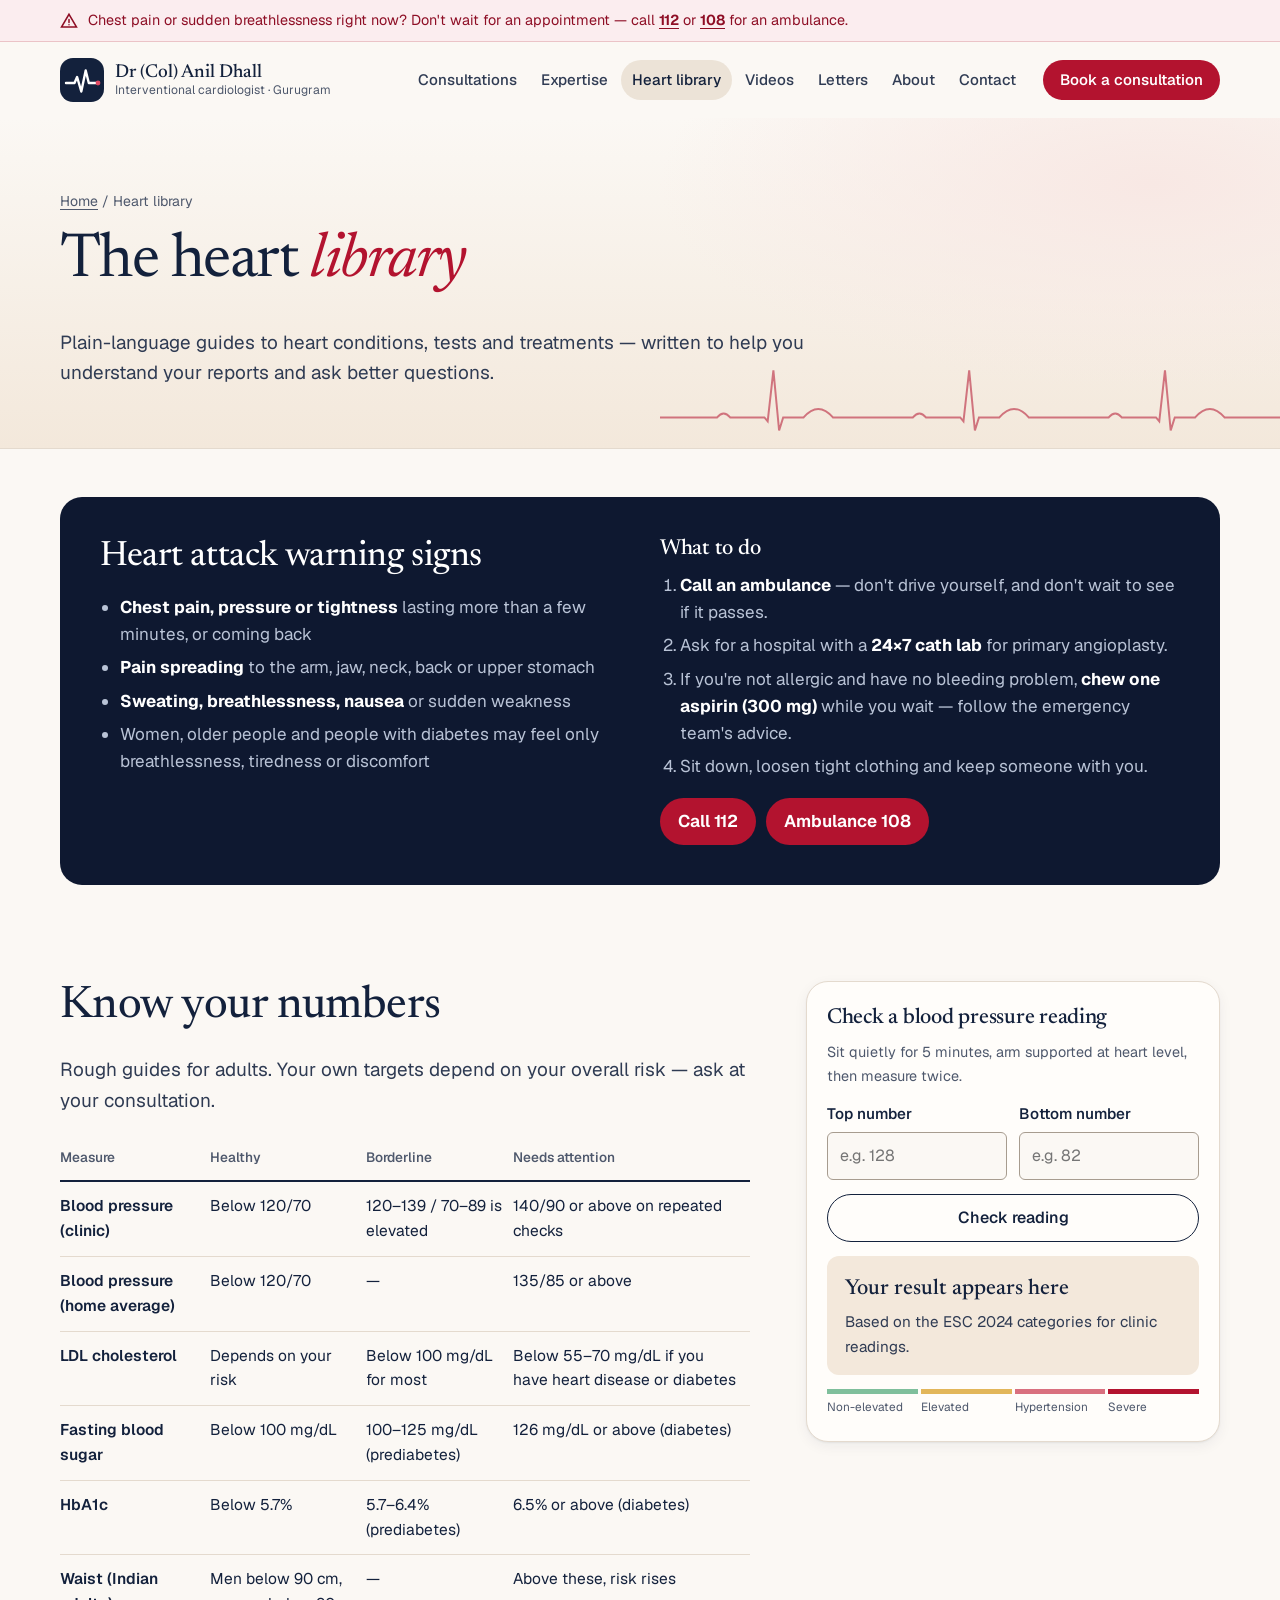
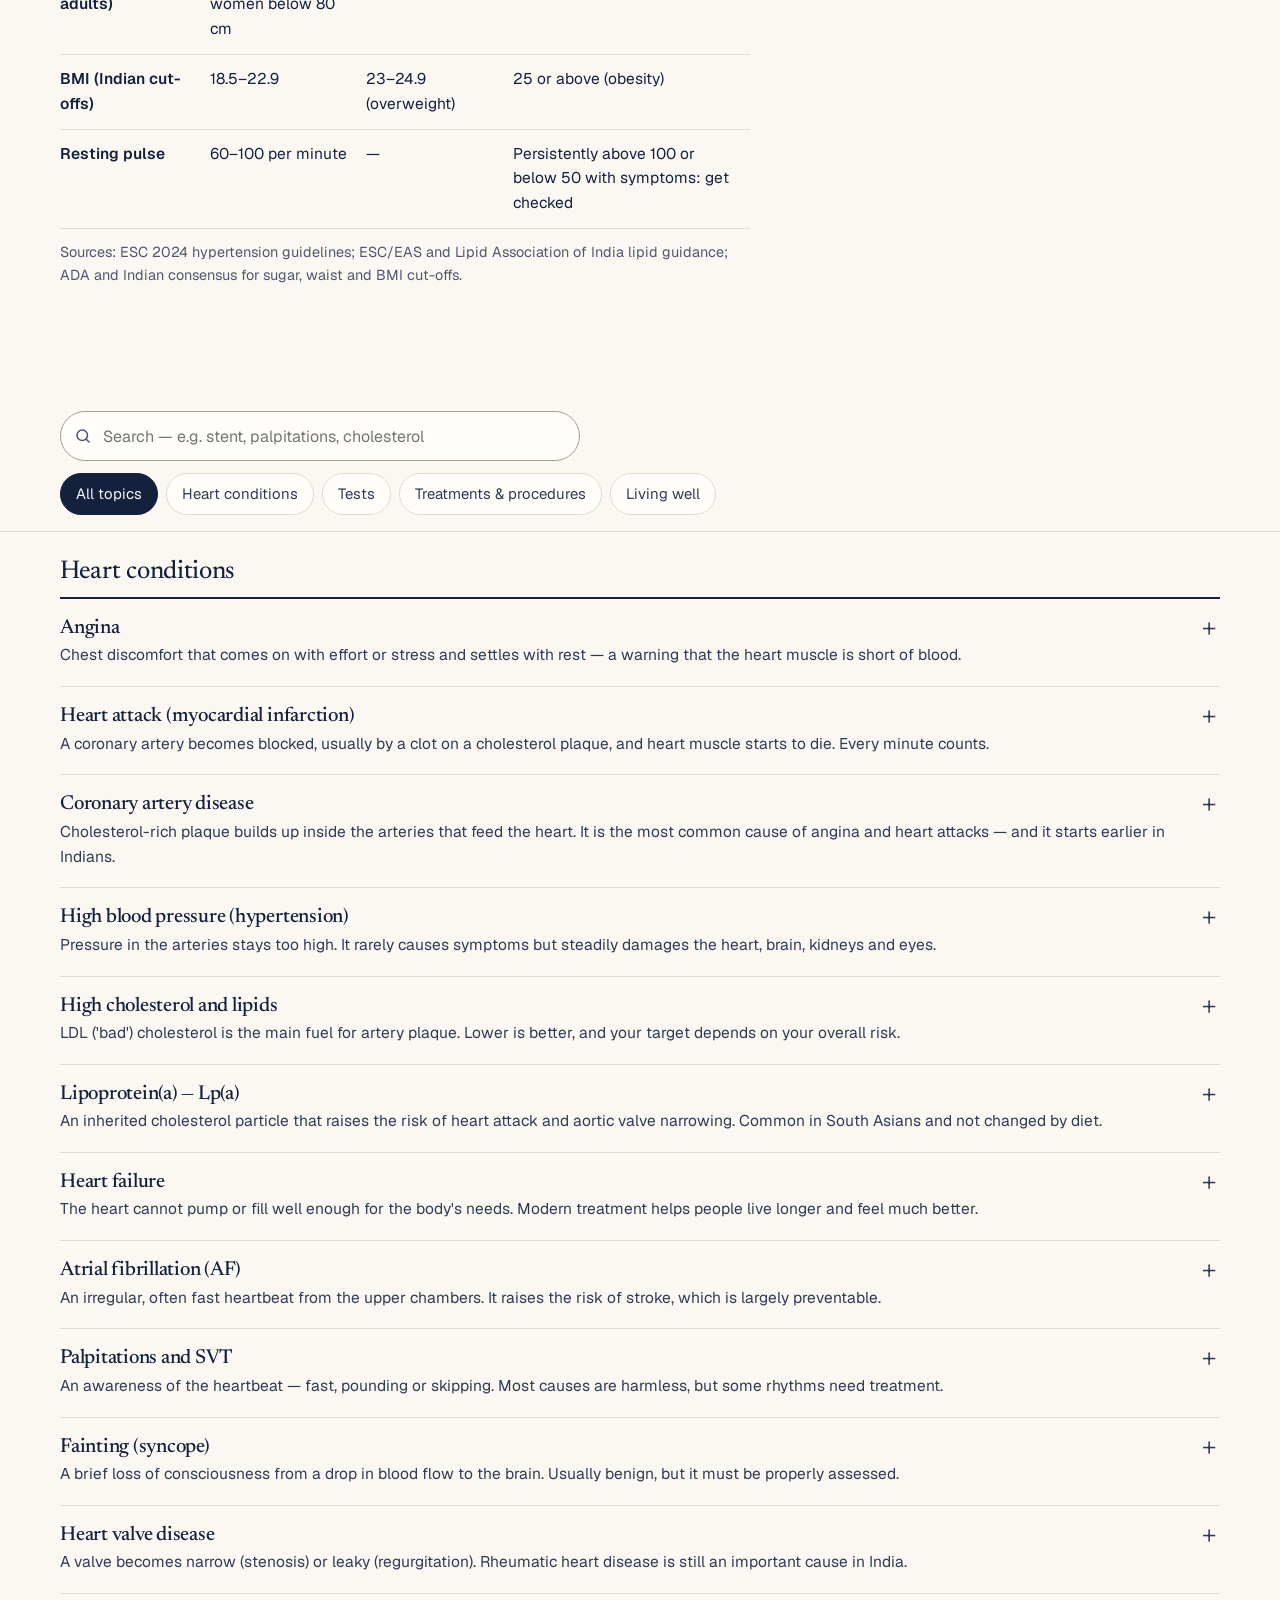
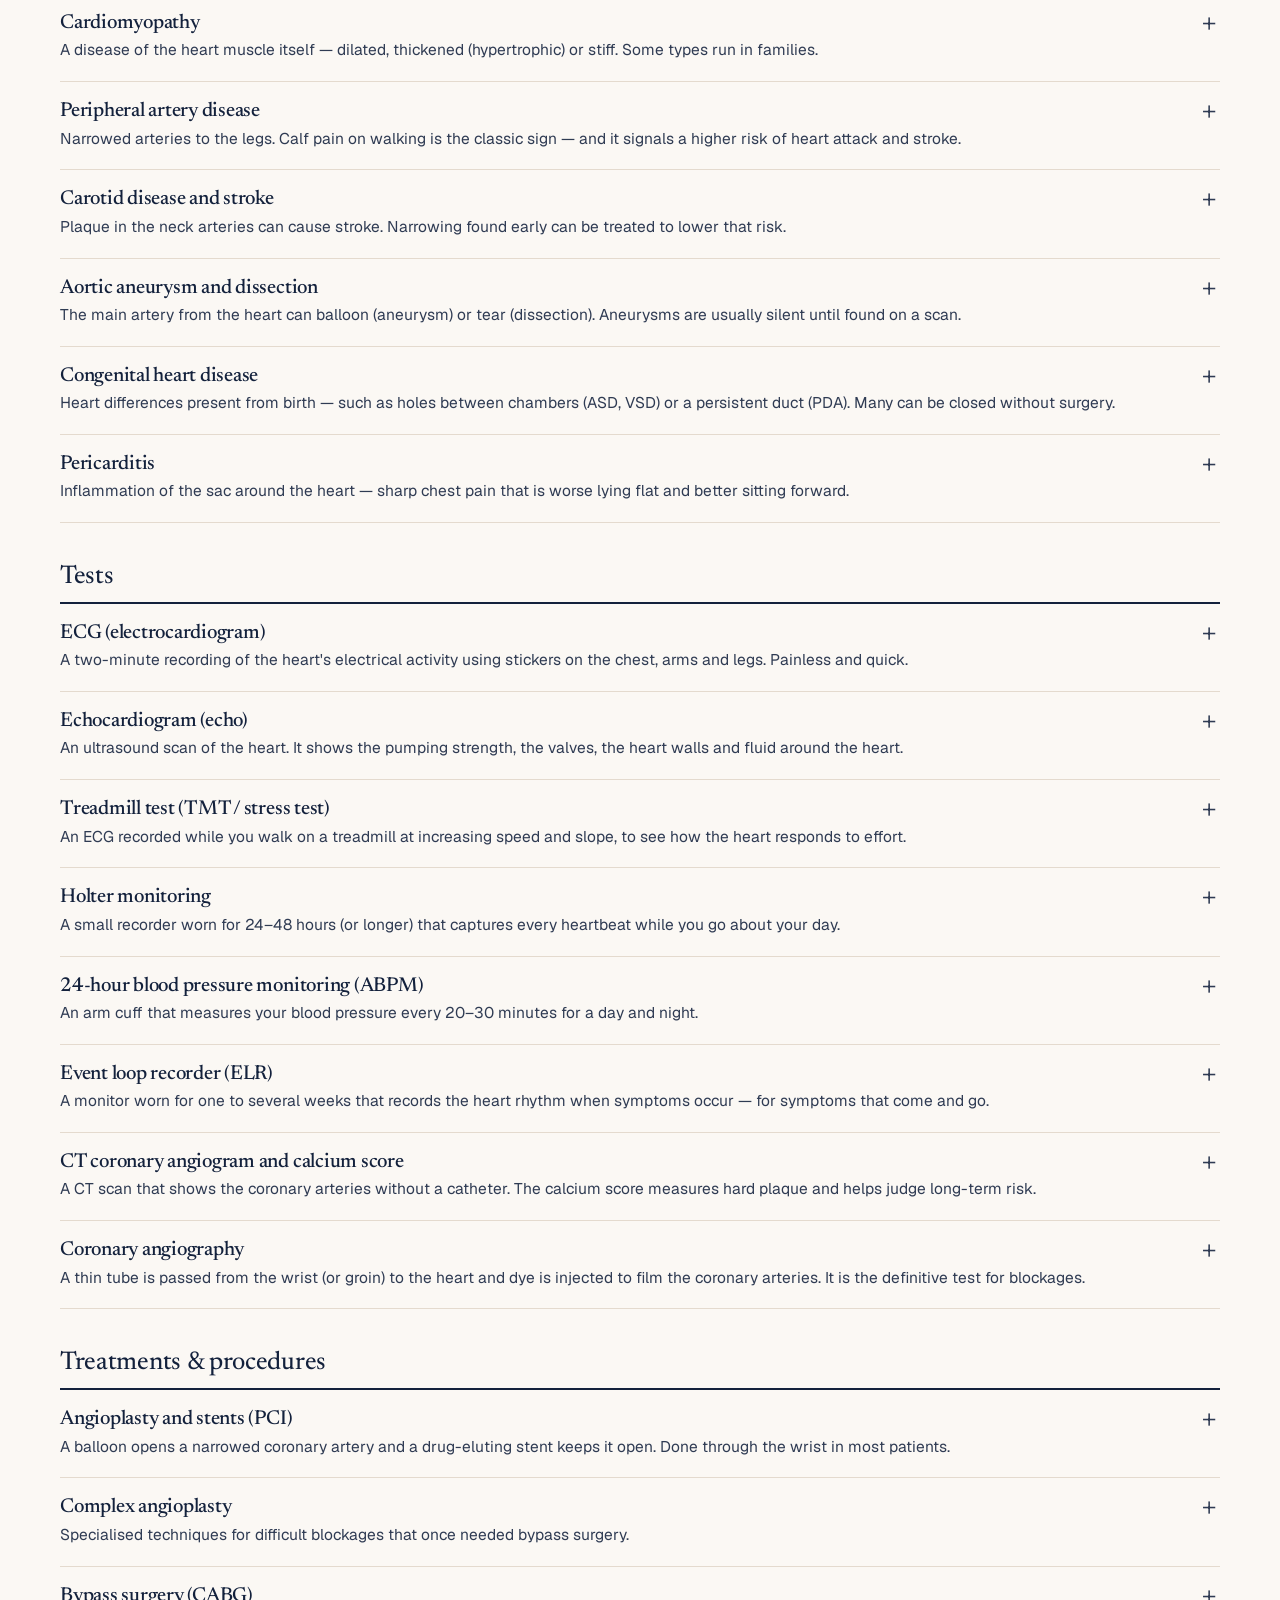
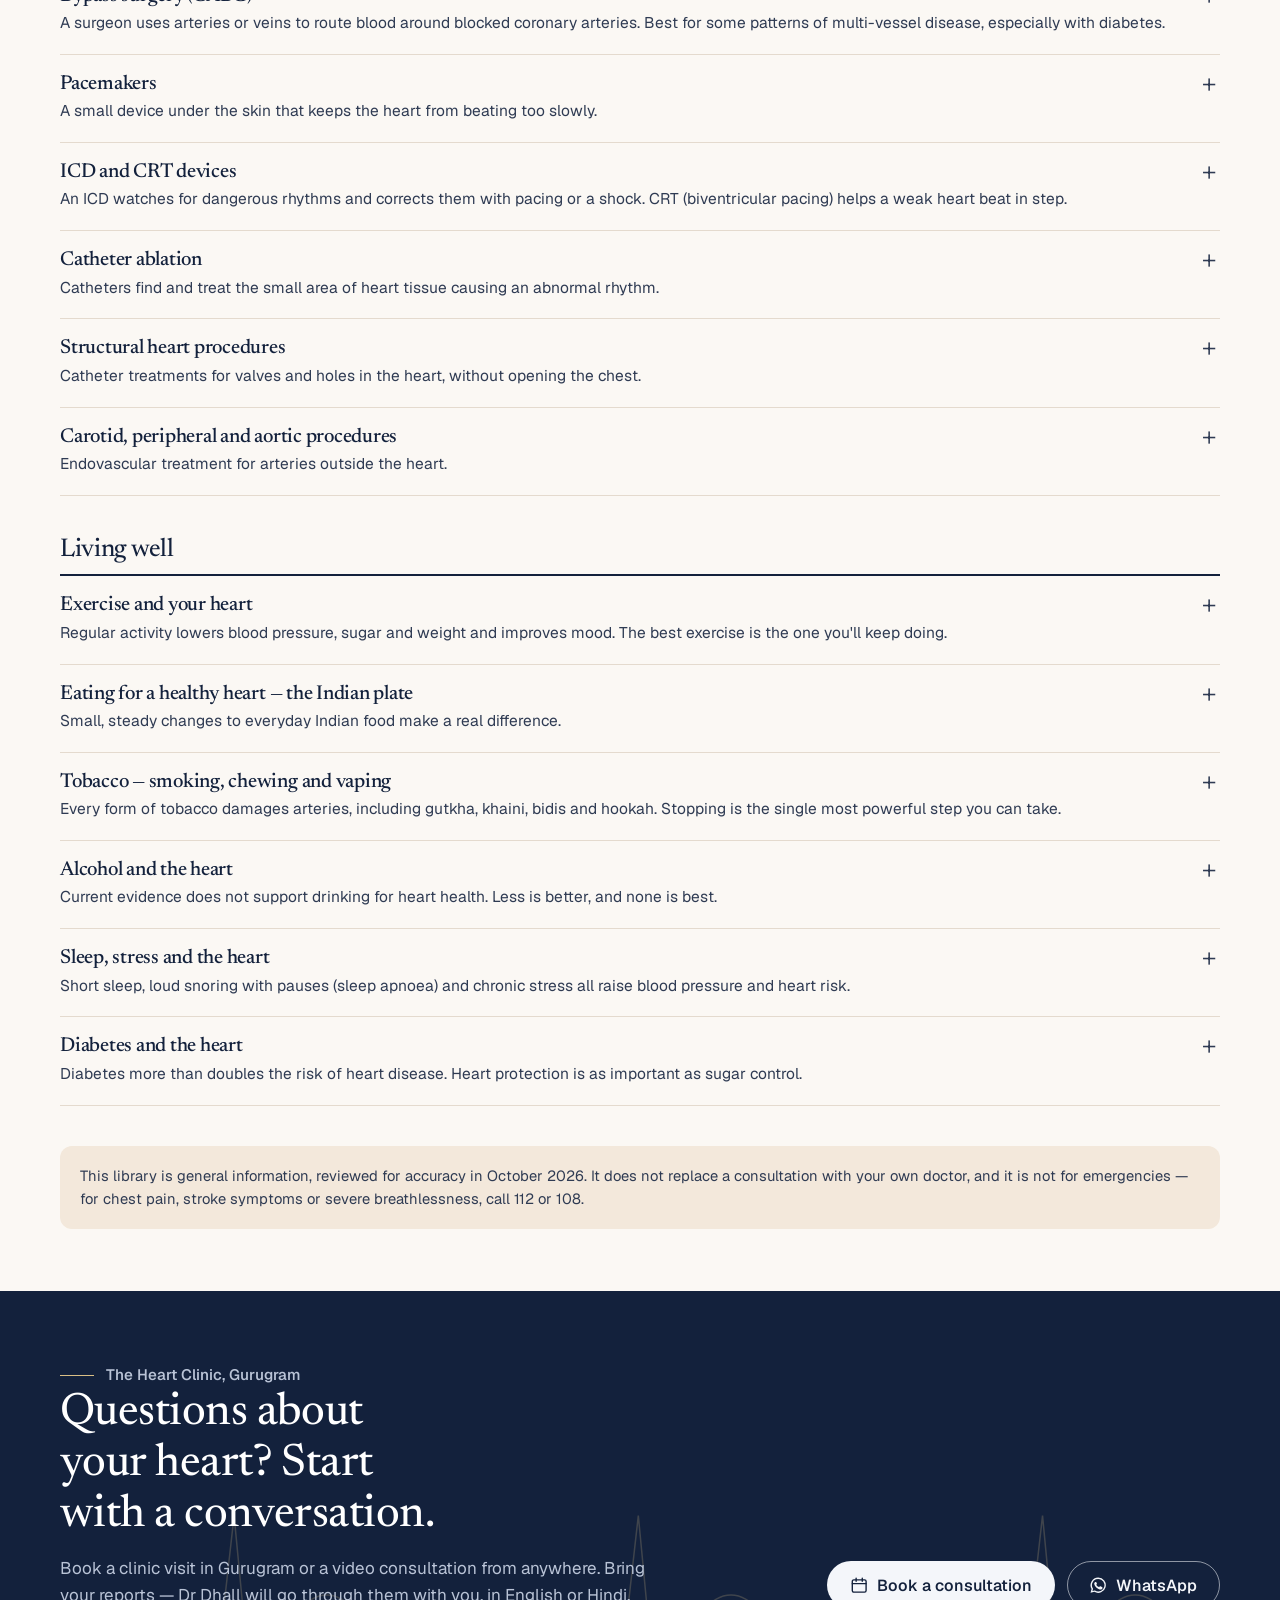
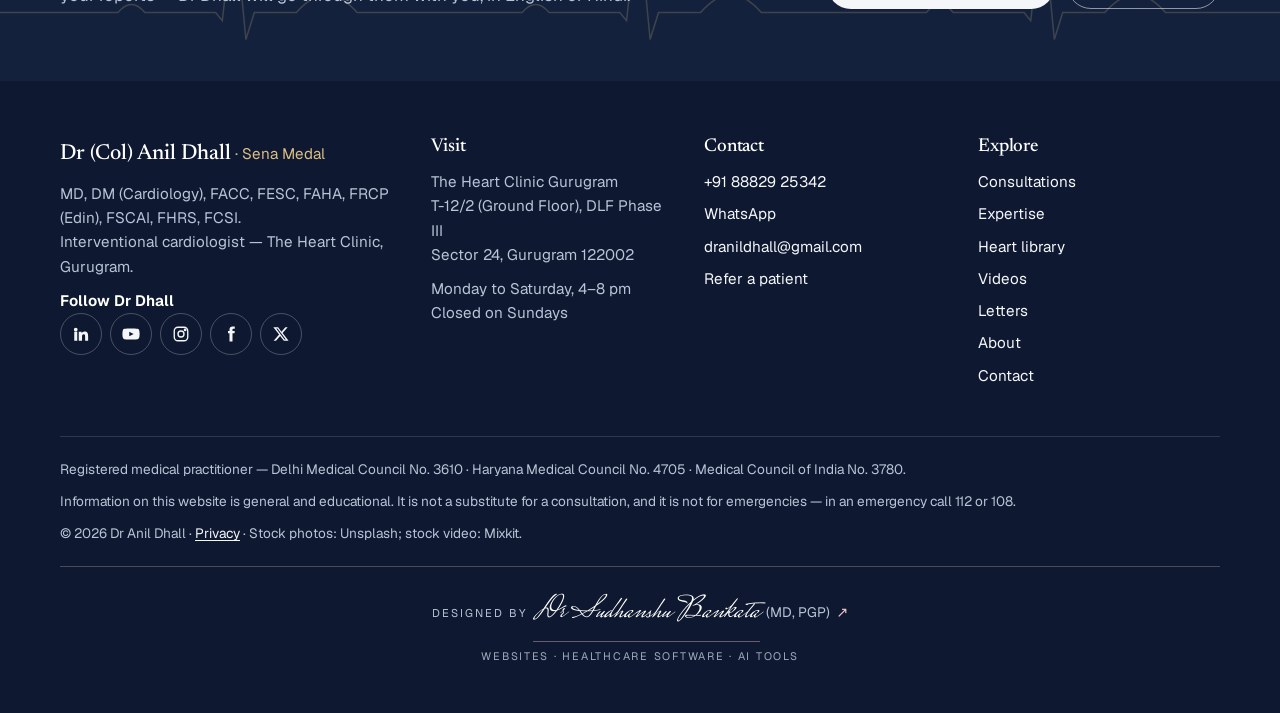
<file: heart-library/index.html>
<!doctype html>
<html lang="en-IN" data-root="../">
<head>
<meta charset="utf-8">
<meta name="viewport" content="width=device-width, initial-scale=1, viewport-fit=cover">
<title>Heart library · Dr Anil Dhall, Cardiologist</title>
<meta name="description" content="Plain-language guides to heart conditions, tests and treatments — from angina and blood pressure to stents and pacemakers — plus a BP checker.">
<link rel="canonical" href="https://drbankata.github.io/anil-dhall/heart-library/">
<meta name="theme-color" content="#13213C">
<meta property="og:type" content="website">
<meta property="og:site_name" content="Dr (Col) Anil Dhall · Cardiologist">
<meta property="og:title" content="Heart library · Dr Anil Dhall, Cardiologist">
<meta property="og:description" content="Plain-language guides to heart conditions, tests and treatments — from angina and blood pressure to stents and pacemakers — plus a BP checker.">
<meta property="og:url" content="https://drbankata.github.io/anil-dhall/heart-library/">
<meta property="og:image" content="https://drbankata.github.io/anil-dhall/assets/img/og-image.jpg">
<meta property="og:locale" content="en_IN">
<meta name="twitter:card" content="summary_large_image">
<link rel="icon" href="../assets/img/favicon.svg" type="image/svg+xml">
<link rel="icon" href="../assets/img/favicon.png" sizes="32x32" type="image/png">
<link rel="apple-touch-icon" href="../assets/img/apple-touch-icon.png">
<link rel="preload" href="../assets/fonts/newsreader.woff2" as="font" type="font/woff2" crossorigin>
<link rel="preload" href="../assets/fonts/geist.woff2" as="font" type="font/woff2" crossorigin>

<link rel="stylesheet" href="../assets/css/site.css?v=a284b229c0">
<script type="application/ld+json">{"@context": "https://schema.org", "@type": "Physician", "name": "Dr (Col) Anil Dhall", "honorificPrefix": "Dr", "url": "https://drbankata.github.io/anil-dhall/", "image": "https://drbankata.github.io/anil-dhall/assets/img/anil-dhall.jpg", "description": "Interventional cardiologist in Gurugram. MD, DM (Cardiology), FACC, FESC, FAHA, FRCP (Edin), FSCAI, FHRS, FCSI. Sena Medal.", "medicalSpecialty": ["Cardiovascular", "https://schema.org/Cardiovascular"], "telephone": "+91-8882925342", "email": "dranildhall@gmail.com", "address": {"@type": "PostalAddress", "streetAddress": "T-12/2 (Ground Floor), DLF Phase III, Sector 24", "addressLocality": "Gurugram", "addressRegion": "Haryana", "postalCode": "122002", "addressCountry": "IN"}, "openingHoursSpecification": [{"@type": "OpeningHoursSpecification", "dayOfWeek": ["Monday", "Tuesday", "Wednesday", "Thursday", "Friday", "Saturday"], "opens": "16:00", "closes": "20:00"}], "knowsLanguage": ["en", "hi"], "sameAs": ["https://www.linkedin.com/in/anildhall", "https://www.youtube.com/@Dr.ColAnilDhall", "https://www.facebook.com/dranildhall/", "https://www.instagram.com/the.heartclinicgurugram/", "https://x.com/dhall_dr", "https://www.practo.com/delhi/doctor/dr-anil-dhall-cardiologist-3"]}</script>
</head>
<body>
<a class="skip" href="#main">Skip to content</a>
<div class="progress" aria-hidden="true"></div>
<aside class="sos" aria-label="Emergency"><div class="wrap"><svg viewBox="0 0 24 24" fill="none" stroke="currentColor" stroke-width="2" stroke-linecap="round" aria-hidden="true"><path d="M12 3 2 20h20L12 3Z"/><path d="M12 10v4M12 17h.01"/></svg><p><span class="long">Chest pain or sudden breathlessness right now? Don't wait for an appointment — call</span><span class="short">Chest pain or breathless right now? Call</span> <a href="tel:112">112</a> or <a href="tel:108">108</a><span class="long"> for an ambulance</span>.</p></div></aside>
<header class="site-header">
  <div class="wrap head-in">
    <a class="brand" href="../"><svg class="brand-mark" viewBox="0 0 44 44" aria-hidden="true"><rect width="44" height="44" rx="13" fill="#13213C"/><path d="M6 25h8.5l2.6-6 4.2 14.5 4.4-21 3.1 12.5H38" fill="none" stroke="#fff" stroke-width="2.4" stroke-linecap="round" stroke-linejoin="round"/><circle cx="38" cy="25" r="2.4" fill="#E04A63"/></svg><span class="brand-txt"><span class="brand-name">Dr (Col) Anil Dhall</span><span class="brand-sub">Interventional cardiologist · Gurugram</span></span></a>
    <nav id="site-nav" aria-label="Main">
      <ul><li class="nav-home"><a href="../">Home</a></li><li><a href="../consultations/">Consultations</a></li><li><a href="../expertise/">Expertise</a></li><li><a href="../heart-library/" aria-current="page">Heart library</a></li><li><a href="../videos/">Videos</a></li><li><a href="../letters/">Letters</a></li><li><a href="../about/">About</a></li><li><a href="../contact/">Contact</a></li></ul>
      <div class="nav-extra">
        <a class="btn btn-red" href="../consultations/#book"><svg viewBox="0 0 24 24" fill="none" stroke="currentColor" stroke-width="1.8" stroke-linecap="round" aria-hidden="true"><rect x="3" y="5" width="18" height="16" rx="2"/><path d="M3 10h18M8 3v4M16 3v4"/></svg>Book a consultation</a>
        <a class="btn btn-line" data-show="whatsapp" href="#"><svg viewBox="0 0 24 24" fill="currentColor" aria-hidden="true"><path d="M12 2a10 10 0 0 0-8.6 15.1L2 22l5-1.3A10 10 0 1 0 12 2Zm0 18.2a8.2 8.2 0 0 1-4.2-1.2l-.3-.2-3 .8.8-2.9-.2-.3A8.2 8.2 0 1 1 12 20.2Zm4.5-6.1c-.2-.1-1.5-.7-1.7-.8-.2-.1-.4-.1-.6.1l-.8 1c-.1.2-.3.2-.5.1a6.7 6.7 0 0 1-3.3-2.9c-.3-.4.2-.4.7-1.3.1-.2 0-.3 0-.4l-.8-1.8c-.2-.5-.4-.4-.6-.4h-.5a1 1 0 0 0-.7.3 3 3 0 0 0-.9 2.2 5.2 5.2 0 0 0 1.1 2.7 11.8 11.8 0 0 0 4.5 4c1.7.7 2.3.8 3.2.7a2.7 2.7 0 0 0 1.8-1.3 2.2 2.2 0 0 0 .2-1.3c-.1-.1-.3-.2-.5-.3Z"/></svg>WhatsApp the clinic</a>
        <a class="btn btn-line" data-show="phone" href="#"><svg viewBox="0 0 24 24" fill="none" stroke="currentColor" stroke-width="1.8" stroke-linecap="round" stroke-linejoin="round" aria-hidden="true"><path d="M5 4h4l2 5-2.5 1.5a11 11 0 0 0 5 5L15 13l5 2v4a2 2 0 0 1-2 2A16 16 0 0 1 3 6a2 2 0 0 1 2-2"/></svg><span data-fill>Call the clinic</span></a>
      </div>
    </nav>
    <a class="btn btn-red btn-s head-cta" href="../consultations/#book">Book a consultation</a>
    <button class="menu-btn" type="button" aria-expanded="false" aria-controls="site-nav"><svg viewBox="0 0 24 24" fill="none" stroke="currentColor" stroke-width="1.8" stroke-linecap="round" aria-hidden="true"><path d="M4 7h16M4 12h16M4 17h10"/></svg><span class="sr-only">Open menu</span></button>
  </div>
</header>
<main id="main">
<section class="page-hero ecg-paper">
  <svg class="mini-trace" viewBox="0 0 760 120" aria-hidden="true" preserveAspectRatio="none"><path vector-effect="non-scaling-stroke" d="M0,90 L70,90 q8,-9.6 16,0 L128,90 l4,4.8 l7,-62.4 l7,73.6 l5,-16.0 L176,90 q18,-20.8 36,0 L310,90 q8,-9.6 16,0 L368,90 l4,4.8 l7,-62.4 l7,73.6 l5,-16.0 L416,90 q18,-20.8 36,0 L550,90 q8,-9.6 16,0 L608,90 l4,4.8 l7,-62.4 l7,73.6 l5,-16.0 L656,90 q18,-20.8 36,0 L760,90"/></svg>
  <div class="wrap">
    <p class="crumbs"><a href="../">Home</a> / Heart library</p>
    <h1>The heart <em>library</em></h1>
    <p class="lede">Plain-language guides to heart conditions, tests and treatments — written to help you understand your reports and ask better questions.</p>
  </div>
</section>
<section class="section-tight"><div class="wrap"><div class="attack">
  <div>
    <h2>Heart attack warning signs</h2>
    <ul>
      <li><b>Chest pain, pressure or tightness</b> lasting more than a few minutes, or coming back</li>
      <li><b>Pain spreading</b> to the arm, jaw, neck, back or upper stomach</li>
      <li><b>Sweating, breathlessness, nausea</b> or sudden weakness</li>
      <li>Women, older people and people with diabetes may feel only breathlessness, tiredness or discomfort</li>
    </ul>
  </div>
  <div>
    <h3 style="color:#fff">What to do</h3>
    <ol>
      <li><b>Call an ambulance</b> — don't drive yourself, and don't wait to see if it passes.</li>
      <li>Ask for a hospital with a <b>24×7 cath lab</b> for primary angioplasty.</li>
      <li>If you're not allergic and have no bleeding problem, <b>chew one aspirin (300 mg)</b> while you wait — follow the emergency team's advice.</li>
      <li>Sit down, loosen tight clothing and keep someone with you.</li>
    </ol>
    <div class="callnums"><a href="tel:112">Call 112</a><a href="tel:108">Ambulance 108</a></div>
  </div>
</div></div></section>

<section class="section-tight" aria-labelledby="nums"><div class="wrap">
  <div class="split split-wide">
    <div>
      <h2 id="nums">Know your numbers</h2>
      <p class="lede">Rough guides for adults. Your own targets depend on your overall risk — ask at your consultation.</p>
      <div class="tbl-scroll" tabindex="0" role="region" aria-label="Know your numbers table"><table class="numbers"><thead><tr><th scope="col">Measure</th><th scope="col">Healthy</th><th scope="col">Borderline</th><th scope="col">Needs attention</th></tr></thead><tbody><tr><th scope='row'>Blood pressure (clinic)</th><td>Below 120/70</td><td>120–139 / 70–89 is elevated</td><td>140/90 or above on repeated checks</td></tr><tr><th scope='row'>Blood pressure (home average)</th><td>Below 120/70</td><td>—</td><td>135/85 or above</td></tr><tr><th scope='row'>LDL cholesterol</th><td>Depends on your risk</td><td>Below 100 mg/dL for most</td><td>Below 55–70 mg/dL if you have heart disease or diabetes</td></tr><tr><th scope='row'>Fasting blood sugar</th><td>Below 100 mg/dL</td><td>100–125 mg/dL (prediabetes)</td><td>126 mg/dL or above (diabetes)</td></tr><tr><th scope='row'>HbA1c</th><td>Below 5.7%</td><td>5.7–6.4% (prediabetes)</td><td>6.5% or above (diabetes)</td></tr><tr><th scope='row'>Waist (Indian adults)</th><td>Men below 90 cm, women below 80 cm</td><td>—</td><td>Above these, risk rises</td></tr><tr><th scope='row'>BMI (Indian cut-offs)</th><td>18.5–22.9</td><td>23–24.9 (overweight)</td><td>25 or above (obesity)</td></tr><tr><th scope='row'>Resting pulse</th><td>60–100 per minute</td><td>—</td><td>Persistently above 100 or below 50 with symptoms: get checked</td></tr></tbody></table></div>
      <p class="small muted" style="margin-top:12px">Sources: ESC 2024 hypertension guidelines; ESC/EAS and Lipid Association of India lipid guidance; ADA and Indian consensus for sugar, waist and BMI cut-offs.</p>
    </div>
    <div>
      <form class="bp-tool" id="bp-form" aria-labelledby="bp-h" novalidate>
        <h3 id="bp-h">Check a blood pressure reading</h3>
        <p class="small muted" style="margin:0">Sit quietly for 5 minutes, arm supported at heart level, then measure twice.</p>
        <div class="bp-inputs">
          <div class="field"><label for="bp-sys">Top number</label><input id="bp-sys" name="sys" inputmode="numeric" maxlength="3" placeholder="e.g. 128"></div>
          <div class="field"><label for="bp-dia">Bottom number</label><input id="bp-dia" name="dia" inputmode="numeric" maxlength="3" placeholder="e.g. 82"></div>
        </div>
        <button class="btn btn-ink" type="submit" style="width:100%;margin-bottom:14px">Check reading</button>
        <div class="bp-out" id="bp-out" aria-live="polite"><b>Your result appears here</b><p>Based on the ESC 2024 categories for clinic readings.</p></div>
        <div class="bp-scale" aria-hidden="true"><span>Non-elevated</span><span>Elevated</span><span>Hypertension</span><span>Severe</span></div>
      </form>
    </div>
  </div>
</div></section>

<section class="section-tight" id="library" aria-label="Topics">
  <div class="lib-tools"><div class="wrap">
    <div class="lib-search"><svg viewBox="0 0 24 24" fill="none" stroke="currentColor" stroke-width="2" stroke-linecap="round" aria-hidden="true"><circle cx="11" cy="11" r="7"/><path d="m20 20-4-4"/></svg><label class="sr-only" for="lib-q">Search the heart library</label><input id="lib-q" type="search" placeholder="Search — e.g. stent, palpitations, cholesterol" autocomplete="off"></div>
    <div class="lib-chips" role="group" aria-label="Filter by topic"><button class="chip" type="button" data-group="all" aria-pressed="true">All topics</button><button class="chip" type="button" data-group="conditions" aria-pressed="false">Heart conditions</button><button class="chip" type="button" data-group="tests" aria-pressed="false">Tests</button><button class="chip" type="button" data-group="treatments" aria-pressed="false">Treatments &amp; procedures</button><button class="chip" type="button" data-group="living" aria-pressed="false">Living well</button></div>
  </div></div>
  <div class="wrap">
    <section class="lib-group" data-group="conditions" aria-labelledby="g-conditions"><h2 id="g-conditions">Heart conditions</h2><details class="entry" id="angina"><summary><h3>Angina</h3><p>Chest discomfort that comes on with effort or stress and settles with rest — a warning that the heart muscle is short of blood.</p></summary><div class="body"><div><h4>What you may notice</h4><ul><li>Pressure, tightness or heaviness in the chest</li><li>Discomfort spreading to the arm, neck, jaw or back</li><li>Breathlessness or tiredness on walking uphill or climbing stairs</li><li>Symptoms that ease within a few minutes of rest</li></ul></div><div><h4>How it is checked</h4><ul><li>ECG and echocardiogram</li><li>Treadmill test or stress imaging</li><li>CT coronary angiogram or coronary angiography when needed</li></ul></div><div><h4>Treatment</h4><ul><li>Medicines to relieve symptoms and protect the arteries</li><li>Controlling blood pressure, cholesterol, sugar and tobacco</li><li>Angioplasty and stenting, or bypass surgery, for selected patients</li></ul></div><p class="urgent"><strong>Get help now:</strong> Chest pain at rest, pain lasting more than 10–15 minutes, or angina that is suddenly worse or more frequent can be a heart attack. Call 112 or 108.</p></div></details><details class="entry" id="heart-attack"><summary><h3>Heart attack (myocardial infarction)</h3><p>A coronary artery becomes blocked, usually by a clot on a cholesterol plaque, and heart muscle starts to die. Every minute counts.</p></summary><div class="body"><div><h4>Warning signs</h4><ul><li>Chest pain or pressure lasting more than a few minutes</li><li>Pain in the arm, jaw, neck, back or upper abdomen</li><li>Sweating, nausea, breathlessness, light-headedness</li><li>Women, older people and people with diabetes may have milder or unusual symptoms</li></ul></div><div><h4>What happens in hospital</h4><ul><li>An ECG within minutes of arrival</li><li>Opening the artery as fast as possible — ideally primary angioplasty in a 24×7 cath lab</li><li>Clot-dissolving medicine where angioplasty isn&#x27;t quickly available</li></ul></div><div><h4>After a heart attack</h4><ul><li>Medicines that lower the chance of another event</li><li>Cardiac rehabilitation and a gradual return to activity</li><li>Stopping tobacco completely and tight risk-factor control</li></ul></div><p class="urgent"><strong>Get help now:</strong> Do not drive yourself. Call 112 or 108 and ask to be taken to a hospital with a cath lab. If you are not allergic to aspirin and have no bleeding problem, chewing one aspirin (300 mg) while help comes is commonly advised — follow the emergency team&#x27;s instructions.</p></div></details><details class="entry" id="cad"><summary><h3>Coronary artery disease</h3><p>Cholesterol-rich plaque builds up inside the arteries that feed the heart. It is the most common cause of angina and heart attacks — and it starts earlier in Indians.</p></summary><div class="body"><div><h4>Who is at risk</h4><ul><li>Diabetes, high blood pressure, high LDL cholesterol or Lp(a)</li><li>Smoking, chewing tobacco or gutkha</li><li>A family history of early heart disease</li><li>Inactivity, central obesity, poor sleep and stress</li></ul></div><div><h4>How it is found</h4><ul><li>Risk assessment and blood tests</li><li>CT calcium score or CT coronary angiogram</li><li>Stress testing; coronary angiography with imaging (IVUS/OCT) or pressure-wire (FFR) when deciding on treatment</li></ul></div><div><h4>Treatment</h4><ul><li>Lifestyle and medicines first — they reduce events substantially</li><li>Angioplasty or bypass when symptoms persist or the anatomy needs it</li></ul></div></div></details><details class="entry" id="hypertension"><summary><h3>High blood pressure (hypertension)</h3><p>Pressure in the arteries stays too high. It rarely causes symptoms but steadily damages the heart, brain, kidneys and eyes.</p></summary><div class="body"><div><h4>Numbers to know</h4><ul><li>Clinic readings of 140/90 or above on repeated checks mean hypertension</li><li>Home readings of 135/85 or above count as high</li><li>120–139 / 70–89 is &#x27;elevated&#x27; — worth acting on</li></ul></div><div><h4>What helps</h4><ul><li>Less salt (watch pickles, papad, namkeen and restaurant food)</li><li>Regular brisk walking, weight and waist control</li><li>Limiting alcohol and stopping tobacco</li><li>Medicines — usually a combination at low doses — taken every day</li></ul></div><div><h4>Monitoring</h4><ul><li>A validated upper-arm home monitor</li><li>24-hour ambulatory BP monitoring (ABPM) to confirm the diagnosis or check treatment</li></ul></div><p class="urgent"><strong>Get help now:</strong> A reading of 180/110 or more with chest pain, breathlessness, severe headache, weakness or vision change needs emergency care.</p></div></details><details class="entry" id="cholesterol"><summary><h3>High cholesterol and lipids</h3><p>LDL (&#x27;bad&#x27;) cholesterol is the main fuel for artery plaque. Lower is better, and your target depends on your overall risk.</p></summary><div class="body"><div><h4>What the report shows</h4><ul><li>LDL cholesterol — the number most treatment decisions are based on</li><li>Non-HDL cholesterol and triglycerides</li><li>HDL — a higher HDL does not cancel out a high LDL</li><li>Lipoprotein(a) — inherited; worth checking once in life</li></ul></div><div><h4>Typical LDL targets</h4><ul><li>After a heart attack, stent or stroke: below 55 mg/dL (some patients lower)</li><li>Diabetes with other risks: below 70 mg/dL</li><li>Others: set from your risk score</li></ul></div><div><h4>Treatment</h4><ul><li>Diet and activity</li><li>Statins first, with ezetimibe, bempedoic acid or PCSK9-targeted therapy when needed</li></ul></div></div></details><details class="entry" id="lpa"><summary><h3>Lipoprotein(a) — Lp(a)</h3><p>An inherited cholesterol particle that raises the risk of heart attack and aortic valve narrowing. Common in South Asians and not changed by diet.</p></summary><div class="body"><div><h4>Who should test</h4><ul><li>Everyone, once in adult life</li><li>Anyone with early heart disease in themselves or the family</li><li>People whose LDL is controlled but who still have events</li></ul></div><div><h4>If it is high</h4><ul><li>Your other risk factors are treated more strictly</li><li>LDL targets are set lower</li><li>Family members are advised to check theirs</li></ul></div></div></details><details class="entry" id="heart-failure"><summary><h3>Heart failure</h3><p>The heart cannot pump or fill well enough for the body&#x27;s needs. Modern treatment helps people live longer and feel much better.</p></summary><div class="body"><div><h4>What you may notice</h4><ul><li>Breathlessness on effort or when lying flat</li><li>Swollen ankles and rapid weight gain</li><li>Tiredness and reduced exercise capacity</li></ul></div><div><h4>How it is checked</h4><ul><li>Echocardiogram to measure pumping (ejection fraction)</li><li>NT-proBNP blood test, ECG and chest X-ray</li><li>Search for the cause — blocked arteries, valve disease, high BP, rhythm problems</li></ul></div><div><h4>Treatment</h4><ul><li>The four pillars of medicines for reduced pumping</li><li>Salt and fluid advice, daily weights</li><li>Devices — CRT or ICD — for selected patients</li><li>Treating the underlying cause</li></ul></div><p class="urgent"><strong>Get help now:</strong> Severe breathlessness at rest or when lying down, or coughing pink frothy sputum, needs emergency care.</p></div></details><details class="entry" id="af"><summary><h3>Atrial fibrillation (AF)</h3><p>An irregular, often fast heartbeat from the upper chambers. It raises the risk of stroke, which is largely preventable.</p></summary><div class="body"><div><h4>What you may notice</h4><ul><li>Palpitations or an irregular pulse</li><li>Breathlessness, tiredness or dizziness</li><li>Sometimes no symptoms — found on an ECG or smartwatch</li></ul></div><div><h4>Treatment</h4><ul><li>Blood thinners to prevent stroke, based on a risk score</li><li>Rate or rhythm control — medicines, cardioversion or ablation</li><li>Managing blood pressure, weight, sleep apnoea and alcohol</li></ul></div></div></details><details class="entry" id="palpitations"><summary><h3>Palpitations and SVT</h3><p>An awareness of the heartbeat — fast, pounding or skipping. Most causes are harmless, but some rhythms need treatment.</p></summary><div class="body"><div><h4>Common causes</h4><ul><li>Extra beats (ectopics), caffeine, stress, poor sleep</li><li>SVT — sudden runs of a very fast regular beat that start and stop abruptly</li><li>Atrial fibrillation, thyroid problems, anaemia</li></ul></div><div><h4>How it is checked</h4><ul><li>ECG during symptoms (a smartwatch strip helps)</li><li>Holter monitoring or an event loop recorder</li><li>Echocardiogram</li></ul></div><div><h4>Treatment</h4><ul><li>Reassurance when it&#x27;s benign</li><li>Vagal manoeuvres and medicines for SVT</li><li>Catheter ablation — often a permanent cure for SVT</li></ul></div><p class="urgent"><strong>Get help now:</strong> Palpitations with fainting, chest pain or severe breathlessness need urgent assessment.</p></div></details><details class="entry" id="syncope"><summary><h3>Fainting (syncope)</h3><p>A brief loss of consciousness from a drop in blood flow to the brain. Usually benign, but it must be properly assessed.</p></summary><div class="body"><div><h4>Red flags</h4><ul><li>Fainting during exercise or while lying down</li><li>Fainting with palpitations or chest pain</li><li>A family history of sudden death at a young age</li><li>Known heart disease</li></ul></div><div><h4>How it is checked</h4><ul><li>ECG, echocardiogram and blood tests</li><li>Holter, event loop recorder or tilt test</li></ul></div></div></details><details class="entry" id="valve"><summary><h3>Heart valve disease</h3><p>A valve becomes narrow (stenosis) or leaky (regurgitation). Rheumatic heart disease is still an important cause in India.</p></summary><div class="body"><div><h4>What you may notice</h4><ul><li>Breathlessness, tiredness, chest pain or fainting on effort</li><li>A murmur heard by your doctor</li></ul></div><div><h4>Treatment</h4><ul><li>Regular echocardiograms to time treatment well</li><li>Balloon valvuloplasty for suitable mitral stenosis</li><li>Surgical or catheter valve replacement (TAVI) when needed</li></ul></div></div></details><details class="entry" id="cardiomyopathy"><summary><h3>Cardiomyopathy</h3><p>A disease of the heart muscle itself — dilated, thickened (hypertrophic) or stiff. Some types run in families.</p></summary><div class="body"><div><h4>How it is checked</h4><ul><li>Echocardiogram and cardiac MRI</li><li>Holter monitoring for rhythm risk</li><li>Genetic counselling and family screening where relevant</li></ul></div><div><h4>Treatment</h4><ul><li>Heart failure medicines</li><li>ICD for people at risk of dangerous rhythms</li><li>Specific therapies for certain types</li></ul></div></div></details><details class="entry" id="pad"><summary><h3>Peripheral artery disease</h3><p>Narrowed arteries to the legs. Calf pain on walking is the classic sign — and it signals a higher risk of heart attack and stroke.</p></summary><div class="body"><div><h4>What you may notice</h4><ul><li>Cramping calf, thigh or buttock pain on walking that eases with rest</li><li>Cold feet, slow-healing wounds</li><li>In diabetes, symptoms may be minimal</li></ul></div><div><h4>Tests and treatment</h4><ul><li>Ankle-brachial index (ABI), Doppler and CT angiography</li><li>Supervised walking, stopping tobacco, statins and antiplatelets</li><li>Peripheral angioplasty or surgery for severe or limb-threatening disease</li></ul></div><p class="urgent"><strong>Get help now:</strong> A suddenly cold, pale, painful or numb leg is an emergency.</p></div></details><details class="entry" id="carotid"><summary><h3>Carotid disease and stroke</h3><p>Plaque in the neck arteries can cause stroke. Narrowing found early can be treated to lower that risk.</p></summary><div class="body"><div><h4>Warning signs of stroke — act FAST</h4><ul><li>Face drooping</li><li>Arm or leg weakness</li><li>Speech difficulty</li><li>Time to call 112 — clot treatments work best in the first hours</li></ul></div><div><h4>Treatment</h4><ul><li>Medicines and risk-factor control for everyone</li><li>Carotid stenting or surgery for selected significant narrowings</li></ul></div><p class="urgent"><strong>Get help now:</strong> Any sudden weakness, numbness, speech or vision loss — call 112 immediately, even if it improves.</p></div></details><details class="entry" id="aorta"><summary><h3>Aortic aneurysm and dissection</h3><p>The main artery from the heart can balloon (aneurysm) or tear (dissection). Aneurysms are usually silent until found on a scan.</p></summary><div class="body"><div><h4>Who should be checked</h4><ul><li>Men over 65 who have smoked</li><li>People with a family history of aortic disease</li><li>Long-standing high blood pressure</li></ul></div><div><h4>Treatment</h4><ul><li>Strict blood pressure control and surveillance scans</li><li>Endovascular repair (EVAR/TEVAR) with stent grafts, or open surgery</li></ul></div><p class="urgent"><strong>Get help now:</strong> Sudden severe tearing pain in the chest or back is an emergency — call 112.</p></div></details><details class="entry" id="congenital"><summary><h3>Congenital heart disease</h3><p>Heart differences present from birth — such as holes between chambers (ASD, VSD) or a persistent duct (PDA). Many can be closed without surgery.</p></summary><div class="body"><div><h4>Treatment</h4><ul><li>Device closure through a catheter for suitable ASD, VSD and PDA</li><li>Balloon treatment for narrowed valves or coarctation</li><li>Lifelong follow-up for adults who had surgery as children</li></ul></div></div></details><details class="entry" id="pericarditis"><summary><h3>Pericarditis</h3><p>Inflammation of the sac around the heart — sharp chest pain that is worse lying flat and better sitting forward.</p></summary><div class="body"><div><h4>Treatment</h4><ul><li>Anti-inflammatory medicines and colchicine</li><li>Echocardiogram to check for fluid</li><li>Rest from strenuous exercise until settled</li></ul></div></div></details></section><section class="lib-group" data-group="tests" aria-labelledby="g-tests"><h2 id="g-tests">Tests</h2><details class="entry" id="ecg"><summary><h3>ECG (electrocardiogram)</h3><p>A two-minute recording of the heart&#x27;s electrical activity using stickers on the chest, arms and legs. Painless and quick.</p></summary><div class="body"><div><h4>It can show</h4><ul><li>Heart attacks — current or old</li><li>Rhythm problems and conduction blocks</li><li>Thickened heart muscle and electrolyte effects</li></ul></div><div><h4>Good to know</h4><ul><li>A normal resting ECG does not rule out blocked arteries</li><li>Bring old ECGs — comparison is very useful</li></ul></div></div></details><details class="entry" id="echo"><summary><h3>Echocardiogram (echo)</h3><p>An ultrasound scan of the heart. It shows the pumping strength, the valves, the heart walls and fluid around the heart.</p></summary><div class="body"><div><h4>What to expect</h4><ul><li>About 20–30 minutes lying on your left side</li><li>Gel and a probe on the chest; no radiation</li><li>Transoesophageal echo (TEE) is a special version through the food pipe for detailed valve views</li></ul></div></div></details><details class="entry" id="tmt"><summary><h3>Treadmill test (TMT / stress test)</h3><p>An ECG recorded while you walk on a treadmill at increasing speed and slope, to see how the heart responds to effort.</p></summary><div class="body"><div><h4>Before the test</h4><ul><li>Wear comfortable shoes</li><li>Have a light meal two hours before</li><li>Ask whether to pause any medicines</li></ul></div><div><h4>Good to know</h4><ul><li>Stress echo or nuclear scans are more accurate in some people</li><li>Not suitable for everyone — your doctor decides</li></ul></div></div></details><details class="entry" id="holter"><summary><h3>Holter monitoring</h3><p>A small recorder worn for 24–48 hours (or longer) that captures every heartbeat while you go about your day.</p></summary><div class="body"><div><h4>Used for</h4><ul><li>Palpitations, dizziness or fainting</li><li>Checking rhythm after a heart attack or in cardiomyopathy</li><li>Assessing how well rhythm treatment is working</li></ul></div><div><h4>Tips</h4><ul><li>Keep a short diary of symptoms and activities</li><li>Avoid bathing while it&#x27;s on</li></ul></div></div></details><details class="entry" id="abpm"><summary><h3>24-hour blood pressure monitoring (ABPM)</h3><p>An arm cuff that measures your blood pressure every 20–30 minutes for a day and night.</p></summary><div class="body"><div><h4>Used for</h4><ul><li>Confirming hypertension and spotting &#x27;white-coat&#x27; readings</li><li>Finding high BP at night</li><li>Checking treatment over 24 hours</li></ul></div></div></details><details class="entry" id="elr"><summary><h3>Event loop recorder (ELR)</h3><p>A monitor worn for one to several weeks that records the heart rhythm when symptoms occur — for symptoms that come and go.</p></summary><div class="body"><div><h4>Used for</h4><ul><li>Infrequent palpitations</li><li>Unexplained fainting</li><li>Looking for hidden AF after a stroke</li></ul></div></div></details><details class="entry" id="ctca"><summary><h3>CT coronary angiogram and calcium score</h3><p>A CT scan that shows the coronary arteries without a catheter. The calcium score measures hard plaque and helps judge long-term risk.</p></summary><div class="body"><div><h4>Good to know</h4><ul><li>Needs a steady, slower heart rate — sometimes a tablet beforehand</li><li>Uses contrast (dye) for the angiogram; calcium score needs none</li><li>Excellent at ruling out significant blockages</li></ul></div></div></details><details class="entry" id="angiography"><summary><h3>Coronary angiography</h3><p>A thin tube is passed from the wrist (or groin) to the heart and dye is injected to film the coronary arteries. It is the definitive test for blockages.</p></summary><div class="body"><div><h4>What to expect</h4><ul><li>Local anaesthetic; you are awake</li><li>Usually 20–30 minutes; most people go home the same or next day</li><li>Wrist (radial) access means walking around soon after</li></ul></div><div><h4>Extra tools</h4><ul><li>IVUS or OCT imaging from inside the artery</li><li>Pressure-wire (FFR/iFR) to decide whether a narrowing truly needs a stent</li></ul></div></div></details></section><section class="lib-group" data-group="treatments" aria-labelledby="g-treatments"><h2 id="g-treatments">Treatments &amp; procedures</h2><details class="entry" id="angioplasty"><summary><h3>Angioplasty and stents (PCI)</h3><p>A balloon opens a narrowed coronary artery and a drug-eluting stent keeps it open. Done through the wrist in most patients.</p></summary><div class="body"><div><h4>When it&#x27;s used</h4><ul><li>During a heart attack — the fastest way to restore blood flow</li><li>Angina not controlled by medicines</li><li>High-risk blockages such as the left main artery</li></ul></div><div><h4>After a stent</h4><ul><li>Antiplatelet medicines exactly as prescribed — never stop them without asking</li><li>Statins and risk-factor control for life</li><li>Most people return to desk work within a week</li></ul></div></div></details><details class="entry" id="complex-pci"><summary><h3>Complex angioplasty</h3><p>Specialised techniques for difficult blockages that once needed bypass surgery.</p></summary><div class="body"><div><h4>Includes</h4><ul><li>Chronic total occlusions (CTO) — arteries blocked for months</li><li>Left main and bifurcation stenting</li><li>Heavily calcified arteries — rotational atherectomy and lithotripsy</li><li>Imaging-guided stenting with IVUS/OCT</li></ul></div></div></details><details class="entry" id="bypass"><summary><h3>Bypass surgery (CABG)</h3><p>A surgeon uses arteries or veins to route blood around blocked coronary arteries. Best for some patterns of multi-vessel disease, especially with diabetes.</p></summary><div class="body"><div><h4>Good to know</h4><ul><li>The choice between stents and bypass is made with a heart team</li><li>A second opinion on your angiogram can help you decide with confidence</li></ul></div></div></details><details class="entry" id="pacemaker"><summary><h3>Pacemakers</h3><p>A small device under the skin that keeps the heart from beating too slowly.</p></summary><div class="body"><div><h4>When it&#x27;s needed</h4><ul><li>Heart block</li><li>Sick sinus syndrome with slow heart rates and symptoms</li></ul></div><div><h4>Living with one</h4><ul><li>Day-care or overnight procedure</li><li>Avoid heavy lifting with that arm for a few weeks</li><li>Mobile phones and household appliances are safe; keep phones off the device pocket</li></ul></div></div></details><details class="entry" id="icd-crt"><summary><h3>ICD and CRT devices</h3><p>An ICD watches for dangerous rhythms and corrects them with pacing or a shock. CRT (biventricular pacing) helps a weak heart beat in step.</p></summary><div class="body"><div><h4>Who benefits</h4><ul><li>People who survived a cardiac arrest</li><li>Weak heart muscle with high rhythm risk</li><li>Heart failure with a wide QRS on ECG (CRT)</li></ul></div></div></details><details class="entry" id="ablation"><summary><h3>Catheter ablation</h3><p>Catheters find and treat the small area of heart tissue causing an abnormal rhythm.</p></summary><div class="body"><div><h4>Used for</h4><ul><li>SVT and WPW — often curative</li><li>Atrial flutter and atrial fibrillation</li><li>Some ventricular rhythms</li></ul></div></div></details><details class="entry" id="structural"><summary><h3>Structural heart procedures</h3><p>Catheter treatments for valves and holes in the heart, without opening the chest.</p></summary><div class="body"><div><h4>Includes</h4><ul><li>Balloon mitral valvuloplasty</li><li>Device closure of ASD, VSD and PDA</li><li>Transcatheter aortic valve implantation (TAVI) — assessed with a heart team</li></ul></div></div></details><details class="entry" id="vascular"><summary><h3>Carotid, peripheral and aortic procedures</h3><p>Endovascular treatment for arteries outside the heart.</p></summary><div class="body"><div><h4>Includes</h4><ul><li>Carotid angioplasty and stenting</li><li>Leg (peripheral) and kidney (renal) artery angioplasty</li><li>Stent-graft repair of aortic aneurysm and dissection (EVAR/TEVAR)</li></ul></div></div></details></section><section class="lib-group" data-group="living" aria-labelledby="g-living"><h2 id="g-living">Living well</h2><details class="entry" id="exercise"><summary><h3>Exercise and your heart</h3><p>Regular activity lowers blood pressure, sugar and weight and improves mood. The best exercise is the one you&#x27;ll keep doing.</p></summary><div class="body"><div><h4>How much</h4><ul><li>150 minutes a week of brisk walking (you can talk, not sing) — or 75 minutes of vigorous activity</li><li>Muscle-strengthening twice a week</li><li>Break up long sitting every 30–60 minutes</li></ul></div><div><h4>Do it safely</h4><ul><li>Start slowly and build up over weeks</li><li>In Delhi summers walk early or late, and drink water</li><li>Get checked first if you have symptoms, known heart disease, or are starting intense training after 40</li></ul></div><p class="urgent"><strong>Get help now:</strong> Stop and seek help if exercise brings on chest pain, unusual breathlessness, dizziness or palpitations.</p></div></details><details class="entry" id="diet"><summary><h3>Eating for a healthy heart — the Indian plate</h3><p>Small, steady changes to everyday Indian food make a real difference.</p></summary><div class="body"><div><h4>Eat more</h4><ul><li>Vegetables, dals, chana, rajma, sprouts</li><li>Whole grains — millets (bajra, jowar, ragi), brown rice, atta with bran</li><li>Nuts and seeds in small handfuls; fruit instead of juice</li></ul></div><div><h4>Eat less</h4><ul><li>Salt — pickles, papad, namkeen, sauces, packaged food</li><li>Refined flour, sweets and sugary drinks (including &#x27;healthy&#x27; juices)</li><li>Deep-fried food and reused frying oil; vanaspati and trans fats</li><li>Red and processed meat</li></ul></div></div></details><details class="entry" id="tobacco"><summary><h3>Tobacco — smoking, chewing and vaping</h3><p>Every form of tobacco damages arteries, including gutkha, khaini, bidis and hookah. Stopping is the single most powerful step you can take.</p></summary><div class="body"><div><h4>What helps</h4><ul><li>A quit date and telling family and friends</li><li>Nicotine replacement or prescribed medicines</li><li>India&#x27;s free quitline: 1800-11-2356</li></ul></div></div></details><details class="entry" id="alcohol"><summary><h3>Alcohol and the heart</h3><p>Current evidence does not support drinking for heart health. Less is better, and none is best.</p></summary><div class="body"><div><h4>Why it matters</h4><ul><li>Raises blood pressure and triglycerides</li><li>Triggers atrial fibrillation (&#x27;holiday heart&#x27;)</li><li>Heavy drinking weakens the heart muscle</li><li>Interacts with blood thinners and other medicines</li></ul></div></div></details><details class="entry" id="sleep"><summary><h3>Sleep, stress and the heart</h3><p>Short sleep, loud snoring with pauses (sleep apnoea) and chronic stress all raise blood pressure and heart risk.</p></summary><div class="body"><div><h4>What helps</h4><ul><li>7–8 hours of sleep and a regular schedule</li><li>Getting checked for sleep apnoea if you snore and feel sleepy by day</li><li>Yoga, breathing practice and time outdoors</li></ul></div></div></details><details class="entry" id="diabetes"><summary><h3>Diabetes and the heart</h3><p>Diabetes more than doubles the risk of heart disease. Heart protection is as important as sugar control.</p></summary><div class="body"><div><h4>Protect your heart</h4><ul><li>HbA1c target agreed with your doctor (often below 7%)</li><li>Blood pressure and LDL treated to strict targets</li><li>Newer diabetes medicines (SGLT2 inhibitors, GLP-1 agonists) that also protect the heart and kidneys</li><li>Yearly checks of kidneys, eyes and feet</li></ul></div></div></details></section>
    <p class="lib-empty" hidden>No topics match that search. Try a simpler word, or <a href="../contact/">ask a question</a>.</p>
    <p class="lib-disclaimer">This library is general information, reviewed for accuracy in October 2026. It does not replace a consultation with your own doctor, and it is not for emergencies — for chest pain, stroke symptoms or severe breathlessness, call 112 or 108.</p>
  </div>
</section>

<section class="close-band">
  <svg class="trace-bg" viewBox="0 0 760 120" aria-hidden="true" preserveAspectRatio="none"><path vector-effect="non-scaling-stroke" d="M0,90 L70,90 q8,-9.6 16,0 L128,90 l4,4.8 l7,-62.4 l7,73.6 l5,-16.0 L176,90 q18,-20.8 36,0 L310,90 q8,-9.6 16,0 L368,90 l4,4.8 l7,-62.4 l7,73.6 l5,-16.0 L416,90 q18,-20.8 36,0 L550,90 q8,-9.6 16,0 L608,90 l4,4.8 l7,-62.4 l7,73.6 l5,-16.0 L656,90 q18,-20.8 36,0 L760,90"/></svg>
  <div class="wrap">
    <div><p class="kicker kicker-dark"><span class="rule" aria-hidden="true"></span>The Heart Clinic, Gurugram</p><h2>Questions about your heart? Start with a conversation.</h2><p style="margin-top:14px">Book a clinic visit in Gurugram or a video consultation from anywhere. Bring your reports — Dr Dhall will go through them with you, in English or Hindi.</p></div>
    <div class="btn-row"><a class="btn btn-light" href="../consultations/#book"><svg viewBox="0 0 24 24" fill="none" stroke="currentColor" stroke-width="1.8" stroke-linecap="round" aria-hidden="true"><rect x="3" y="5" width="18" height="16" rx="2"/><path d="M3 10h18M8 3v4M16 3v4"/></svg>Book a consultation</a><a class="btn btn-ghost-light" data-show="whatsapp" href="#"><svg viewBox="0 0 24 24" fill="currentColor" aria-hidden="true"><path d="M12 2a10 10 0 0 0-8.6 15.1L2 22l5-1.3A10 10 0 1 0 12 2Zm0 18.2a8.2 8.2 0 0 1-4.2-1.2l-.3-.2-3 .8.8-2.9-.2-.3A8.2 8.2 0 1 1 12 20.2Zm4.5-6.1c-.2-.1-1.5-.7-1.7-.8-.2-.1-.4-.1-.6.1l-.8 1c-.1.2-.3.2-.5.1a6.7 6.7 0 0 1-3.3-2.9c-.3-.4.2-.4.7-1.3.1-.2 0-.3 0-.4l-.8-1.8c-.2-.5-.4-.4-.6-.4h-.5a1 1 0 0 0-.7.3 3 3 0 0 0-.9 2.2 5.2 5.2 0 0 0 1.1 2.7 11.8 11.8 0 0 0 4.5 4c1.7.7 2.3.8 3.2.7a2.7 2.7 0 0 0 1.8-1.3 2.2 2.2 0 0 0 .2-1.3c-.1-.1-.3-.2-.5-.3Z"/></svg>WhatsApp</a></div>
  </div>
</section>
</main>
<footer class="site-footer">
  <div class="wrap">
    <div class="foot-grid">
      <div class="foot-brand">
        <span class="brand-name">Dr (Col) Anil Dhall</span><span style="color:var(--brass-light)"> · Sena Medal</span>
        <p>MD, DM (Cardiology), FACC, FESC, FAHA, FRCP (Edin), FSCAI, FHRS, FCSI.<br>Interventional cardiologist — The Heart Clinic, Gurugram.</p>
        <p class="foot-follow">Follow Dr Dhall</p>
        <ul class="socials" aria-label="Follow Dr Anil Dhall">
          <li><a data-show="linkedin" href="#" aria-label="LinkedIn (opens in a new tab)" title="LinkedIn"><svg viewBox="0 0 24 24" fill="currentColor" aria-hidden="true"><path d="M4.98 3.5a2.5 2.5 0 1 1 0 5 2.5 2.5 0 0 1 0-5ZM3 9h4v12H3zM9 9h3.8v1.7h.1a4.2 4.2 0 0 1 3.8-2c4 0 4.8 2.6 4.8 6V21h-4v-5.6c0-1.3 0-3-1.9-3s-2.2 1.5-2.2 2.9V21H9z"/></svg></a></li>
          <li><a data-show="youtube" href="#" aria-label="YouTube (opens in a new tab)" title="YouTube"><svg viewBox="0 0 24 24" fill="currentColor" aria-hidden="true"><path d="M23 7.2a3 3 0 0 0-2.1-2.1C19 4.6 12 4.6 12 4.6s-7 0-8.9.5A3 3 0 0 0 1 7.2 31 31 0 0 0 .5 12a31 31 0 0 0 .5 4.8 3 3 0 0 0 2.1 2.1c1.9.5 8.9.5 8.9.5s7 0 8.9-.5a3 3 0 0 0 2.1-2.1 31 31 0 0 0 .5-4.8 31 31 0 0 0-.5-4.8ZM9.7 15.1V8.9l5.8 3.1Z"/></svg></a></li>
          <li><a data-show="instagram" href="#" aria-label="Instagram (opens in a new tab)" title="Instagram"><svg viewBox="0 0 24 24" fill="none" stroke="currentColor" stroke-width="1.8" aria-hidden="true"><rect x="3" y="3" width="18" height="18" rx="5"/><circle cx="12" cy="12" r="4"/><circle cx="17.5" cy="6.5" r="1" fill="currentColor"/></svg></a></li>
          <li><a data-show="facebook" href="#" aria-label="Facebook (opens in a new tab)" title="Facebook"><svg viewBox="0 0 24 24" fill="currentColor" aria-hidden="true"><path d="M14 8V6.3c0-.8.2-1.3 1.4-1.3H17V2h-2.6C11.3 2 10 3.6 10 6.2V8H8v3h2v11h4V11h2.7l.3-3Z"/></svg></a></li>
          <li><a data-show="twitter" href="#" aria-label="X (opens in a new tab)" title="X"><svg viewBox="0 0 24 24" fill="currentColor" aria-hidden="true"><path d="M17.8 3h3.1l-6.8 7.8 8 10.2h-6.3l-4.9-6.4L5.3 21H2.2l7.3-8.3L1.8 3h6.4l4.4 5.9Zm-1.1 16.2h1.7L7.4 4.7H5.6Z"/></svg></a></li>
        </ul>
      </div>
      <div><h2 class="fh">Visit</h2>
        <address style="font-style:normal">The Heart Clinic Gurugram<br>T-12/2 (Ground Floor), DLF Phase III<br>Sector 24, Gurugram 122002</address>
        <p style="margin-top:10px">Monday to Saturday, 4–8 pm<br>Closed on Sundays</p>
      </div>
      <div><h2 class="fh">Contact</h2>
        <ul>
          <li><a data-show="phone" href="#"><span data-fill>Phone</span></a></li>
          <li><a data-show="whatsapp" href="#">WhatsApp</a></li>
          <li><a data-show="email" href="#"><span data-fill>Email</span></a></li>
          <li><a href="../contact/?about=referral">Refer a patient</a></li>
        </ul>
      </div>
      <div><h2 class="fh">Explore</h2><ul><li><a href="../consultations/">Consultations</a></li><li><a href="../expertise/">Expertise</a></li><li><a href="../heart-library/">Heart library</a></li><li><a href="../videos/">Videos</a></li><li><a href="../letters/">Letters</a></li><li><a href="../about/">About</a></li><li><a href="../contact/">Contact</a></li></ul></div>
    </div>
    <div class="foot-legal">
      <p>Registered medical practitioner — Delhi Medical Council No. 3610 · Haryana Medical Council No. 4705 · Medical Council of India No. 3780.</p>
      <p>Information on this website is general and educational. It is not a substitute for a consultation, and it is not for emergencies — in an emergency call 112 or 108.</p>
      <p>© <span data-year>2026</span> Dr Anil Dhall · <a href="../privacy/">Privacy</a> · Stock photos: Unsplash; stock video: Mixkit.</p>
    </div>
  <div class="made-by"><a class="mb" href="https://lexmedix.in/services/" target="_blank" rel="noopener"><span class="mb-main"><span class="mb-pre">Designed by</span> <span class="mb-name">Dr Sudhanshu Bankata</span> <span class="mb-cred">(MD, PGP)</span><span class="mb-arrow" aria-hidden="true">&#8599;</span></span><span class="mb-sr">, </span><span class="mb-sub">Websites &middot; Healthcare software &middot; AI tools</span><span class="mb-sr"> (opens in a new tab)</span></a></div>
  </div>
</footer>
<nav class="mbar" aria-label="Quick actions">
  <a data-show="phone" href="#"><svg viewBox="0 0 24 24" fill="none" stroke="currentColor" stroke-width="1.8" stroke-linecap="round" stroke-linejoin="round" aria-hidden="true"><path d="M5 4h4l2 5-2.5 1.5a11 11 0 0 0 5 5L15 13l5 2v4a2 2 0 0 1-2 2A16 16 0 0 1 3 6a2 2 0 0 1 2-2"/></svg>Call</a>
  <a data-show="whatsapp" href="#"><svg viewBox="0 0 24 24" fill="currentColor" aria-hidden="true"><path d="M12 2a10 10 0 0 0-8.6 15.1L2 22l5-1.3A10 10 0 1 0 12 2Zm0 18.2a8.2 8.2 0 0 1-4.2-1.2l-.3-.2-3 .8.8-2.9-.2-.3A8.2 8.2 0 1 1 12 20.2Zm4.5-6.1c-.2-.1-1.5-.7-1.7-.8-.2-.1-.4-.1-.6.1l-.8 1c-.1.2-.3.2-.5.1a6.7 6.7 0 0 1-3.3-2.9c-.3-.4.2-.4.7-1.3.1-.2 0-.3 0-.4l-.8-1.8c-.2-.5-.4-.4-.6-.4h-.5a1 1 0 0 0-.7.3 3 3 0 0 0-.9 2.2 5.2 5.2 0 0 0 1.1 2.7 11.8 11.8 0 0 0 4.5 4c1.7.7 2.3.8 3.2.7a2.7 2.7 0 0 0 1.8-1.3 2.2 2.2 0 0 0 .2-1.3c-.1-.1-.3-.2-.5-.3Z"/></svg>WhatsApp</a>
  <a class="book" href="../consultations/#book"><svg viewBox="0 0 24 24" fill="none" stroke="currentColor" stroke-width="1.8" stroke-linecap="round" aria-hidden="true"><rect x="3" y="5" width="18" height="16" rx="2"/><path d="M3 10h18M8 3v4M16 3v4"/></svg>Book</a>
</nav>
<button class="to-top" type="button" aria-label="Back to top"><svg viewBox="0 0 24 24" fill="none" stroke="currentColor" stroke-width="2" stroke-linecap="round" stroke-linejoin="round" aria-hidden="true"><path d="M12 19V5M5 12l7-7 7 7"/></svg></button>
<dialog id="send-dlg" aria-labelledby="send-title">
  <div class="dlg-in">
    <button class="dlg-x" type="button" data-close aria-label="Close"><svg viewBox="0 0 24 24" fill="none" stroke="currentColor" stroke-width="2" stroke-linecap="round" aria-hidden="true"><path d="M6 6l12 12M18 6 6 18"/></svg></button>
    <h2 id="send-title">Almost done</h2>
    <p data-unsent>Your request is ready. Send it to the clinic on WhatsApp (fastest) or by email — the team will confirm a time with you.</p>
    <p data-sent hidden class="ok-line">Sent. The clinic will get back to you to confirm a time.</p>
    <pre class="msg-preview" tabindex="0" aria-label="Your message"></pre>
    <div class="send-opts">
      <a class="btn btn-red" data-send="whatsapp" href="#"><svg viewBox="0 0 24 24" fill="currentColor" aria-hidden="true"><path d="M12 2a10 10 0 0 0-8.6 15.1L2 22l5-1.3A10 10 0 1 0 12 2Zm0 18.2a8.2 8.2 0 0 1-4.2-1.2l-.3-.2-3 .8.8-2.9-.2-.3A8.2 8.2 0 1 1 12 20.2Zm4.5-6.1c-.2-.1-1.5-.7-1.7-.8-.2-.1-.4-.1-.6.1l-.8 1c-.1.2-.3.2-.5.1a6.7 6.7 0 0 1-3.3-2.9c-.3-.4.2-.4.7-1.3.1-.2 0-.3 0-.4l-.8-1.8c-.2-.5-.4-.4-.6-.4h-.5a1 1 0 0 0-.7.3 3 3 0 0 0-.9 2.2 5.2 5.2 0 0 0 1.1 2.7 11.8 11.8 0 0 0 4.5 4c1.7.7 2.3.8 3.2.7a2.7 2.7 0 0 0 1.8-1.3 2.2 2.2 0 0 0 .2-1.3c-.1-.1-.3-.2-.5-.3Z"/></svg>Send on WhatsApp</a>
      <a class="btn btn-line" data-send="email" href="#"><svg viewBox="0 0 24 24" fill="none" stroke="currentColor" stroke-width="1.8" stroke-linecap="round" stroke-linejoin="round" aria-hidden="true"><rect x="3" y="5" width="18" height="14" rx="2"/><path d="m3 7 9 6 9-6"/></svg>Send by email</a>
      <a class="btn btn-line" data-send="form" href="#" hidden>Open the booking form</a>
      <a class="btn btn-ink" data-pay-now href="#" hidden><svg viewBox="0 0 24 24" fill="none" stroke="currentColor" stroke-width="1.8" stroke-linecap="round" aria-hidden="true"><rect x="2.5" y="5" width="19" height="14" rx="2"/><path d="M2.5 10h19M6 15h4"/></svg>Pay online now</a>
      <a class="btn btn-ink" data-upi-now href="#" hidden><svg viewBox="0 0 24 24" fill="none" stroke="currentColor" stroke-width="1.8" stroke-linecap="round" stroke-linejoin="round" aria-hidden="true"><path d="M6 4h12M6 9h12M9 4c6 0 6 10 0 10H6l8 7"/></svg>Pay by UPI</a>
      <a class="btn btn-line" data-show="booking" href="#" hidden><svg viewBox="0 0 24 24" fill="none" stroke="currentColor" stroke-width="1.8" stroke-linecap="round" aria-hidden="true"><rect x="3" y="5" width="18" height="16" rx="2"/><path d="M3 10h18M8 3v4M16 3v4"/></svg>Pick a slot online</a>
      <button class="btn btn-line" type="button" data-copy><svg viewBox="0 0 24 24" fill="none" stroke="currentColor" stroke-width="1.8" stroke-linecap="round" aria-hidden="true"><rect x="8" y="8" width="12" height="12" rx="2"/><path d="M16 8V6a2 2 0 0 0-2-2H6a2 2 0 0 0-2 2v8a2 2 0 0 0 2 2h2"/></svg>Copy the message</button>
    </div>
    <p class="bank-line" data-bank-line hidden>Bank transfer: <span></span></p>
    <p class="small muted" style="margin:14px 0 0">Nothing is stored on this website. Your message goes only where you send it.</p>
  </div>
</dialog>
<script src="../assets/js/site.js?v=a284b229c0" defer></script>
</body>
</html>
</file>
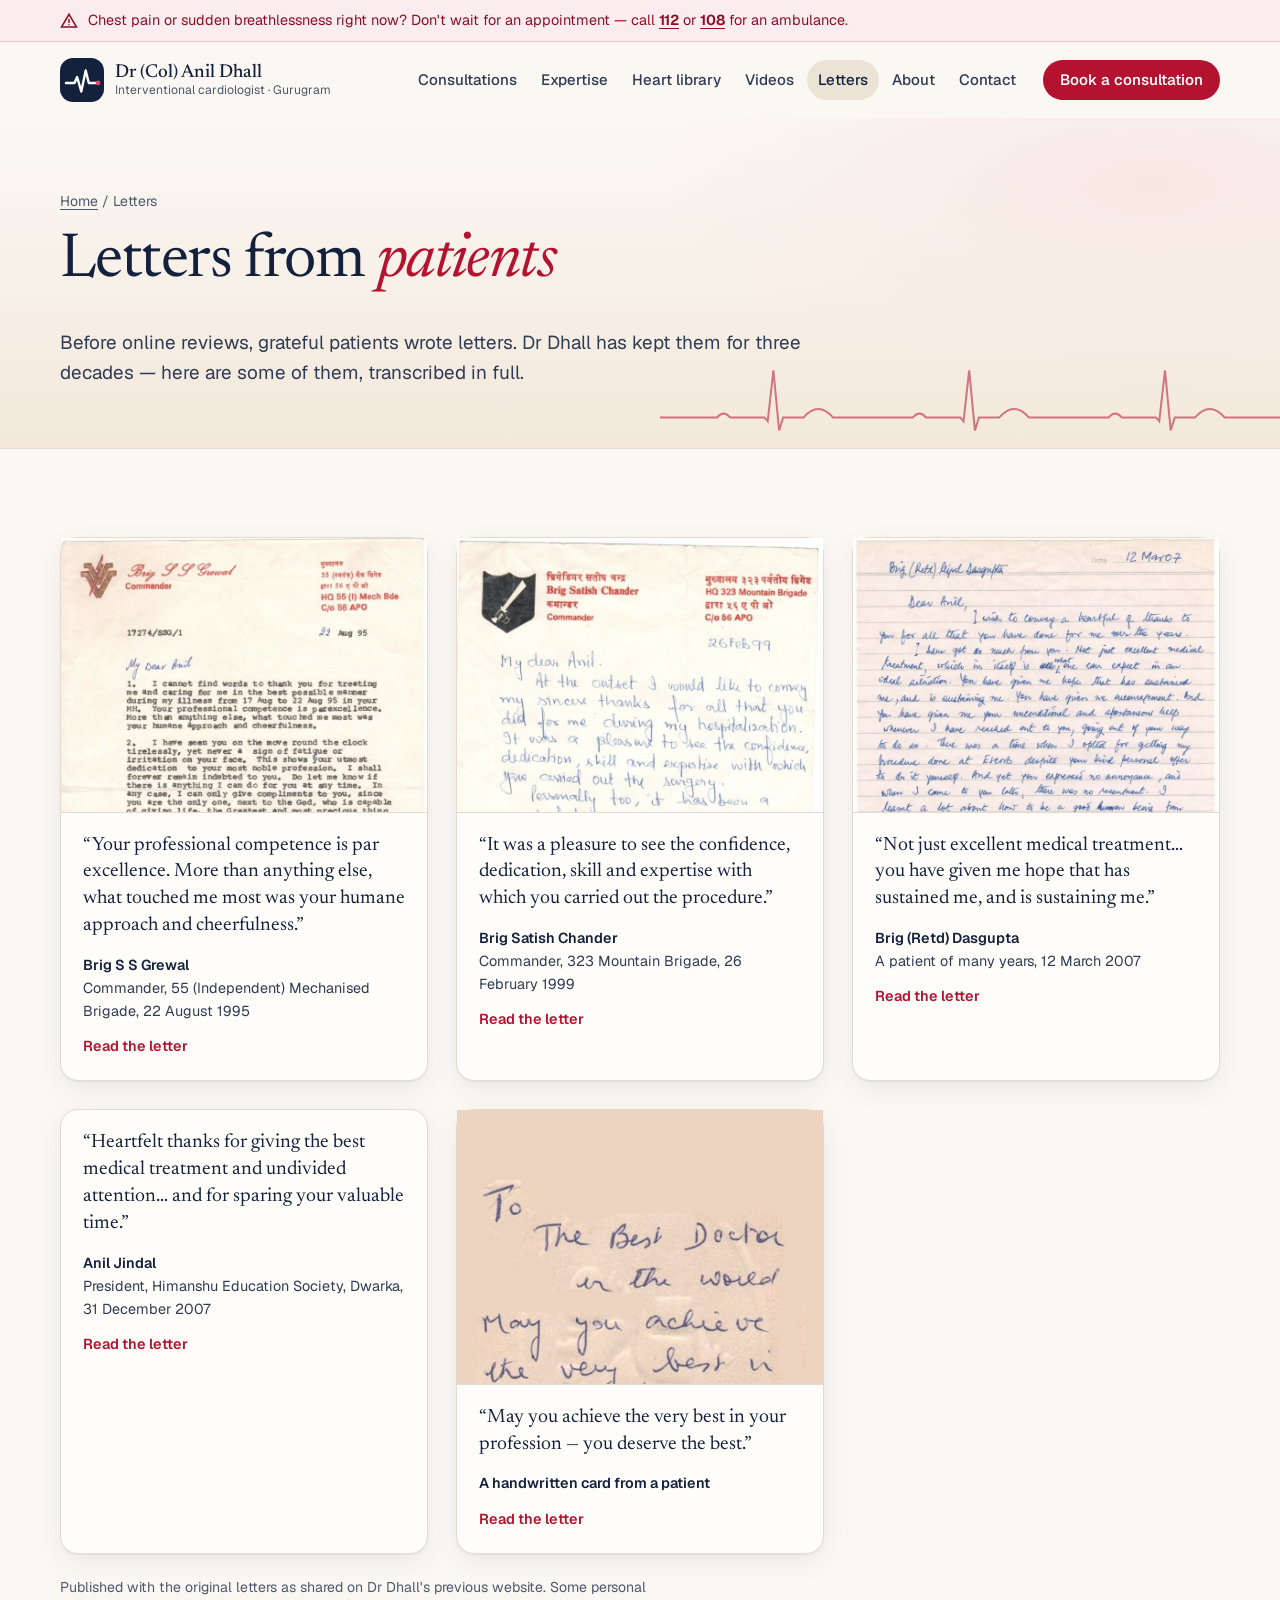
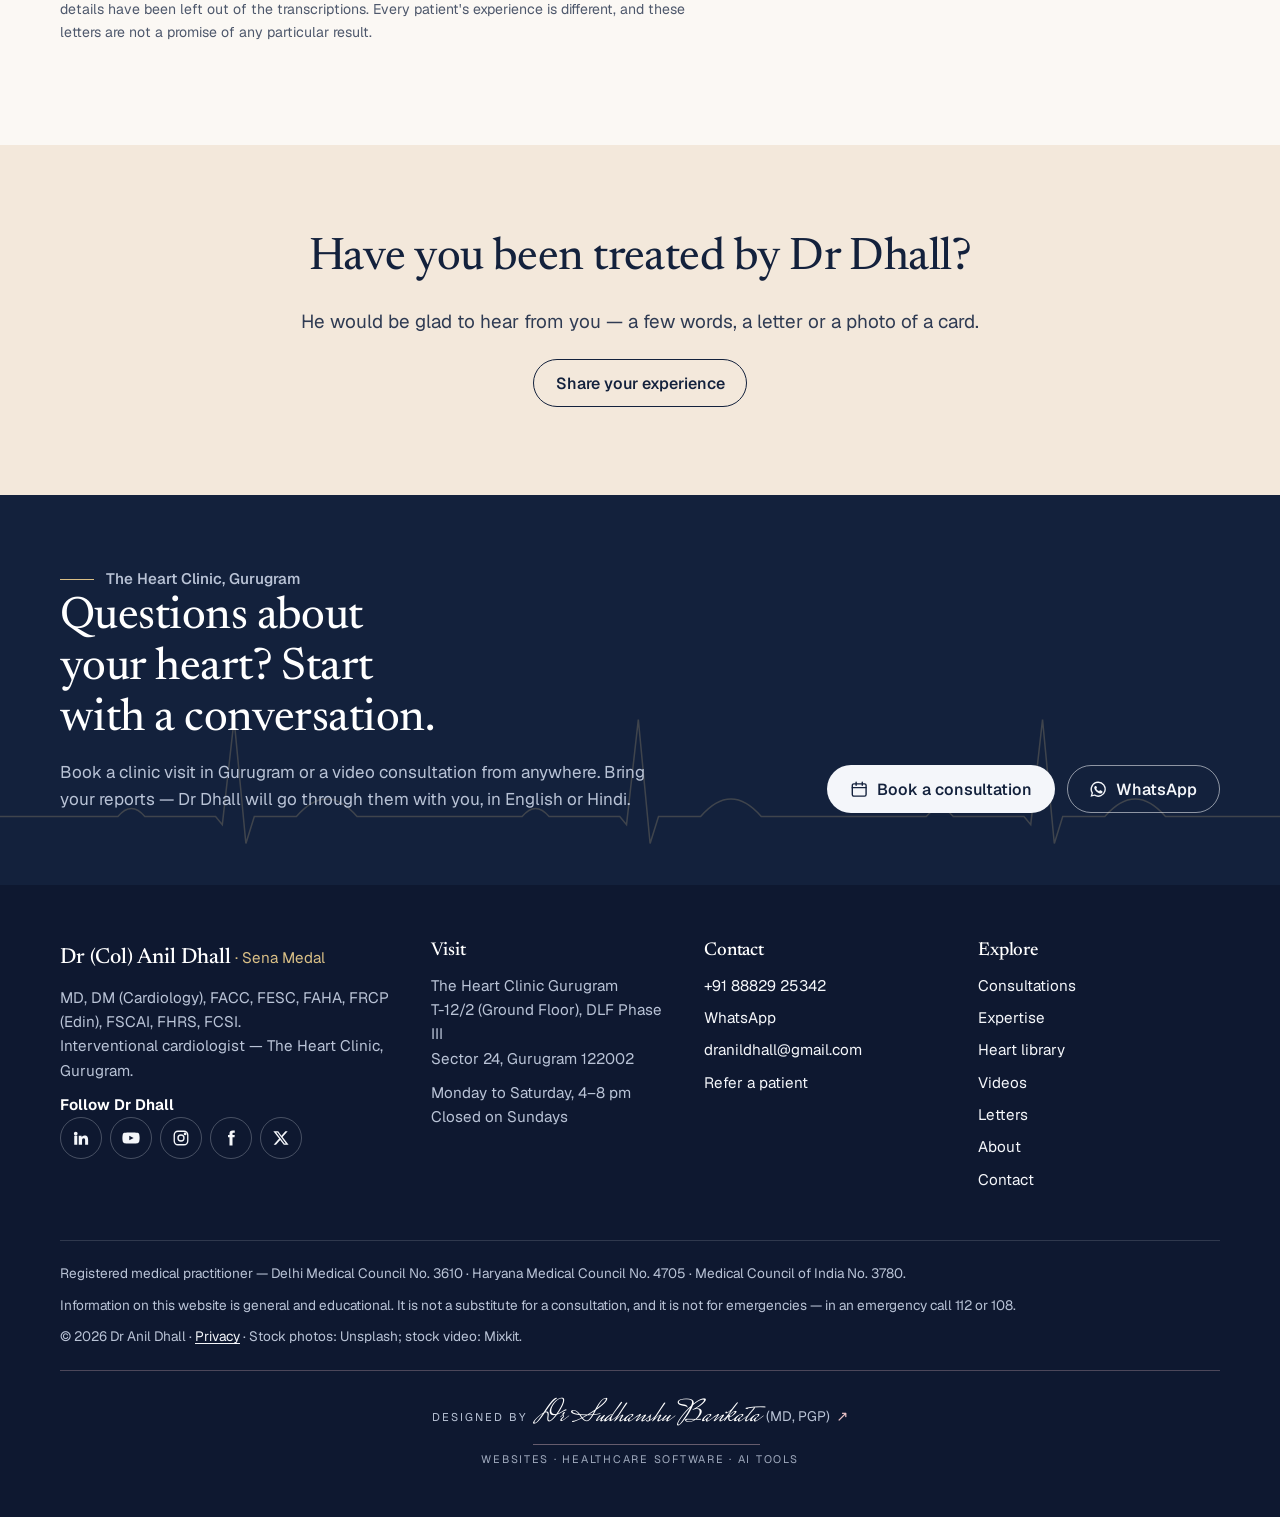
<file: letters/index.html>
<!doctype html>
<html lang="en-IN" data-root="../">
<head>
<meta charset="utf-8">
<meta name="viewport" content="width=device-width, initial-scale=1, viewport-fit=cover">
<title>Letters from patients · Dr (Col) Anil Dhall</title>
<meta name="description" content="Handwritten letters of thanks to Dr (Col) Anil Dhall from patients and their families, from 1995 onwards, transcribed in full.">
<link rel="canonical" href="https://drbankata.github.io/anil-dhall/letters/">
<meta name="theme-color" content="#13213C">
<meta property="og:type" content="website">
<meta property="og:site_name" content="Dr (Col) Anil Dhall · Cardiologist">
<meta property="og:title" content="Letters from patients · Dr (Col) Anil Dhall">
<meta property="og:description" content="Handwritten letters of thanks to Dr (Col) Anil Dhall from patients and their families, from 1995 onwards, transcribed in full.">
<meta property="og:url" content="https://drbankata.github.io/anil-dhall/letters/">
<meta property="og:image" content="https://drbankata.github.io/anil-dhall/assets/img/og-image.jpg">
<meta property="og:locale" content="en_IN">
<meta name="twitter:card" content="summary_large_image">
<link rel="icon" href="../assets/img/favicon.svg" type="image/svg+xml">
<link rel="icon" href="../assets/img/favicon.png" sizes="32x32" type="image/png">
<link rel="apple-touch-icon" href="../assets/img/apple-touch-icon.png">
<link rel="preload" href="../assets/fonts/newsreader.woff2" as="font" type="font/woff2" crossorigin>
<link rel="preload" href="../assets/fonts/geist.woff2" as="font" type="font/woff2" crossorigin>

<link rel="stylesheet" href="../assets/css/site.css?v=a284b229c0">
<script type="application/ld+json">{"@context": "https://schema.org", "@type": "Physician", "name": "Dr (Col) Anil Dhall", "honorificPrefix": "Dr", "url": "https://drbankata.github.io/anil-dhall/", "image": "https://drbankata.github.io/anil-dhall/assets/img/anil-dhall.jpg", "description": "Interventional cardiologist in Gurugram. MD, DM (Cardiology), FACC, FESC, FAHA, FRCP (Edin), FSCAI, FHRS, FCSI. Sena Medal.", "medicalSpecialty": ["Cardiovascular", "https://schema.org/Cardiovascular"], "telephone": "+91-8882925342", "email": "dranildhall@gmail.com", "address": {"@type": "PostalAddress", "streetAddress": "T-12/2 (Ground Floor), DLF Phase III, Sector 24", "addressLocality": "Gurugram", "addressRegion": "Haryana", "postalCode": "122002", "addressCountry": "IN"}, "openingHoursSpecification": [{"@type": "OpeningHoursSpecification", "dayOfWeek": ["Monday", "Tuesday", "Wednesday", "Thursday", "Friday", "Saturday"], "opens": "16:00", "closes": "20:00"}], "knowsLanguage": ["en", "hi"], "sameAs": ["https://www.linkedin.com/in/anildhall", "https://www.youtube.com/@Dr.ColAnilDhall", "https://www.facebook.com/dranildhall/", "https://www.instagram.com/the.heartclinicgurugram/", "https://x.com/dhall_dr", "https://www.practo.com/delhi/doctor/dr-anil-dhall-cardiologist-3"]}</script>
</head>
<body>
<a class="skip" href="#main">Skip to content</a>
<div class="progress" aria-hidden="true"></div>
<aside class="sos" aria-label="Emergency"><div class="wrap"><svg viewBox="0 0 24 24" fill="none" stroke="currentColor" stroke-width="2" stroke-linecap="round" aria-hidden="true"><path d="M12 3 2 20h20L12 3Z"/><path d="M12 10v4M12 17h.01"/></svg><p><span class="long">Chest pain or sudden breathlessness right now? Don't wait for an appointment — call</span><span class="short">Chest pain or breathless right now? Call</span> <a href="tel:112">112</a> or <a href="tel:108">108</a><span class="long"> for an ambulance</span>.</p></div></aside>
<header class="site-header">
  <div class="wrap head-in">
    <a class="brand" href="../"><svg class="brand-mark" viewBox="0 0 44 44" aria-hidden="true"><rect width="44" height="44" rx="13" fill="#13213C"/><path d="M6 25h8.5l2.6-6 4.2 14.5 4.4-21 3.1 12.5H38" fill="none" stroke="#fff" stroke-width="2.4" stroke-linecap="round" stroke-linejoin="round"/><circle cx="38" cy="25" r="2.4" fill="#E04A63"/></svg><span class="brand-txt"><span class="brand-name">Dr (Col) Anil Dhall</span><span class="brand-sub">Interventional cardiologist · Gurugram</span></span></a>
    <nav id="site-nav" aria-label="Main">
      <ul><li class="nav-home"><a href="../">Home</a></li><li><a href="../consultations/">Consultations</a></li><li><a href="../expertise/">Expertise</a></li><li><a href="../heart-library/">Heart library</a></li><li><a href="../videos/">Videos</a></li><li><a href="../letters/" aria-current="page">Letters</a></li><li><a href="../about/">About</a></li><li><a href="../contact/">Contact</a></li></ul>
      <div class="nav-extra">
        <a class="btn btn-red" href="../consultations/#book"><svg viewBox="0 0 24 24" fill="none" stroke="currentColor" stroke-width="1.8" stroke-linecap="round" aria-hidden="true"><rect x="3" y="5" width="18" height="16" rx="2"/><path d="M3 10h18M8 3v4M16 3v4"/></svg>Book a consultation</a>
        <a class="btn btn-line" data-show="whatsapp" href="#"><svg viewBox="0 0 24 24" fill="currentColor" aria-hidden="true"><path d="M12 2a10 10 0 0 0-8.6 15.1L2 22l5-1.3A10 10 0 1 0 12 2Zm0 18.2a8.2 8.2 0 0 1-4.2-1.2l-.3-.2-3 .8.8-2.9-.2-.3A8.2 8.2 0 1 1 12 20.2Zm4.5-6.1c-.2-.1-1.5-.7-1.7-.8-.2-.1-.4-.1-.6.1l-.8 1c-.1.2-.3.2-.5.1a6.7 6.7 0 0 1-3.3-2.9c-.3-.4.2-.4.7-1.3.1-.2 0-.3 0-.4l-.8-1.8c-.2-.5-.4-.4-.6-.4h-.5a1 1 0 0 0-.7.3 3 3 0 0 0-.9 2.2 5.2 5.2 0 0 0 1.1 2.7 11.8 11.8 0 0 0 4.5 4c1.7.7 2.3.8 3.2.7a2.7 2.7 0 0 0 1.8-1.3 2.2 2.2 0 0 0 .2-1.3c-.1-.1-.3-.2-.5-.3Z"/></svg>WhatsApp the clinic</a>
        <a class="btn btn-line" data-show="phone" href="#"><svg viewBox="0 0 24 24" fill="none" stroke="currentColor" stroke-width="1.8" stroke-linecap="round" stroke-linejoin="round" aria-hidden="true"><path d="M5 4h4l2 5-2.5 1.5a11 11 0 0 0 5 5L15 13l5 2v4a2 2 0 0 1-2 2A16 16 0 0 1 3 6a2 2 0 0 1 2-2"/></svg><span data-fill>Call the clinic</span></a>
      </div>
    </nav>
    <a class="btn btn-red btn-s head-cta" href="../consultations/#book">Book a consultation</a>
    <button class="menu-btn" type="button" aria-expanded="false" aria-controls="site-nav"><svg viewBox="0 0 24 24" fill="none" stroke="currentColor" stroke-width="1.8" stroke-linecap="round" aria-hidden="true"><path d="M4 7h16M4 12h16M4 17h10"/></svg><span class="sr-only">Open menu</span></button>
  </div>
</header>
<main id="main">
<section class="page-hero ecg-paper">
  <svg class="mini-trace" viewBox="0 0 760 120" aria-hidden="true" preserveAspectRatio="none"><path vector-effect="non-scaling-stroke" d="M0,90 L70,90 q8,-9.6 16,0 L128,90 l4,4.8 l7,-62.4 l7,73.6 l5,-16.0 L176,90 q18,-20.8 36,0 L310,90 q8,-9.6 16,0 L368,90 l4,4.8 l7,-62.4 l7,73.6 l5,-16.0 L416,90 q18,-20.8 36,0 L550,90 q8,-9.6 16,0 L608,90 l4,4.8 l7,-62.4 l7,73.6 l5,-16.0 L656,90 q18,-20.8 36,0 L760,90"/></svg>
  <div class="wrap">
    <p class="crumbs"><a href="../">Home</a> / Letters</p>
    <h1>Letters from <em>patients</em></h1>
    <p class="lede">Before online reviews, grateful patients wrote letters. Dr Dhall has kept them for three decades — here are some of them, transcribed in full.</p>
  </div>
</section>
<section class="section">
  <div class="wrap">
    <div class="letters"><button class="letter" type="button" data-letter="lt-grewal" aria-haspopup="dialog">
  <div class="letter-img"><img src="../assets/img/letters/grewal-1995.jpg" alt="The original letter from Brig S S Grewal" loading="lazy"></div><span class="letter-body"><q>Your professional competence is par excellence. More than anything else, what touched me most was your humane approach and cheerfulness.</q><span class="who"><b>Brig S S Grewal</b>Commander, 55 (Independent) Mechanised Brigade, 22 August 1995</span><span class="read">Read the letter</span></span>
</button><button class="letter" type="button" data-letter="lt-chander" aria-haspopup="dialog">
  <div class="letter-img"><img src="../assets/img/letters/chander-1999.jpg" alt="The original letter from Brig Satish Chander" loading="lazy"></div><span class="letter-body"><q>It was a pleasure to see the confidence, dedication, skill and expertise with which you carried out the procedure.</q><span class="who"><b>Brig Satish Chander</b>Commander, 323 Mountain Brigade, 26 February 1999</span><span class="read">Read the letter</span></span>
</button><button class="letter" type="button" data-letter="lt-dasgupta" aria-haspopup="dialog">
  <div class="letter-img"><img src="../assets/img/letters/dasgupta-2007.jpg" alt="The original letter from Brig (Retd) Dasgupta" loading="lazy"></div><span class="letter-body"><q>Not just excellent medical treatment… you have given me hope that has sustained me, and is sustaining me.</q><span class="who"><b>Brig (Retd) Dasgupta</b>A patient of many years, 12 March 2007</span><span class="read">Read the letter</span></span>
</button><button class="letter" type="button" data-letter="lt-jindal" aria-haspopup="dialog">
  <span class="letter-body"><q>Heartfelt thanks for giving the best medical treatment and undivided attention… and for sparing your valuable time.</q><span class="who"><b>Anil Jindal</b>President, Himanshu Education Society, Dwarka, 31 December 2007</span><span class="read">Read the letter</span></span>
</button><button class="letter" type="button" data-letter="lt-note" aria-haspopup="dialog">
  <div class="letter-img"><img src="../assets/img/letters/best-doctor-note.jpg" alt="The original letter from A handwritten card from a patient" loading="lazy"></div><span class="letter-body"><q>May you achieve the very best in your profession — you deserve the best.</q><span class="who"><b>A handwritten card from a patient</b></span><span class="read">Read the letter</span></span>
</button></div>
    <p class="letter-note">Published with the original letters as shared on Dr Dhall's previous website. Some personal details have been left out of the transcriptions. Every patient's experience is different, and these letters are not a promise of any particular result.</p>
  </div>
</section>
<template id="lt-grewal"><h2>Brig S S Grewal</h2><div class="ld-grid"><div class="ld-img"><img src="../assets/img/letters/grewal-1995.jpg" alt="Scan of the original letter from Brig S S Grewal"></div><div><div class="ld-text">My dear Anil,

I cannot find words to thank you for treating me and caring for me in the best possible manner during my illness from 17 Aug to 22 Aug 95 in your MH. Your professional competence is par excellence. More than anything else, what touched me most was your humane approach and cheerfulness.

I have seen you on the move round the clock tirelessly, yet never a sign of fatigue or irritation on your face. This shows your utmost dedication to your most noble profession. I shall forever remain indebted to you.

May God bless you with much more strength and competence to do good to the humanity.

With all the very best,
Sarabjit</div><p class="ld-meta">Commander, 55 (Independent) Mechanised Brigade, 22 August 1995</p></div></div></template><template id="lt-chander"><h2>Brig Satish Chander</h2><div class="ld-grid"><div class="ld-img"><img src="../assets/img/letters/chander-1999.jpg" alt="Scan of the original letter from Brig Satish Chander"></div><div><div class="ld-text">My dear Anil,

At the outset I would like to convey my sincere thanks for all that you did for me during my hospitalization. It was a pleasure to see the confidence, dedication, skill and expertise with which you carried out the surgery.

Personally too, it has been a wonderful experience and a pleasure knowing you, and I do hope you will keep up the association.

I wish you all the best in your professional enhancement. May &#x27;Baba&#x27; always be with you to guide your hand so that you achieve success always.

With fondest regards and best wishes,
Satish</div><p class="ld-meta">Commander, 323 Mountain Brigade, 26 February 1999</p></div></div></template><template id="lt-dasgupta"><h2>Brig (Retd) Dasgupta</h2><div class="ld-grid"><div class="ld-img"><img src="../assets/img/letters/dasgupta-2007.jpg" alt="Scan of the original letter from Brig (Retd) Dasgupta"></div><div><div class="ld-text">Dear Anil,

I wish to convey a heartful of thanks to you for all that you have done for me over the years.

I have got so much from you. Not just excellent medical treatment, which in itself is all one can expect in an ideal situation. You have given me hope that has sustained me, and is sustaining me. You have given me encouragement. And you have given me your unconditional and spontaneous help whenever I have reached out to you, going out of your way to do so.

There was a time when I opted for getting my procedure done elsewhere despite your kind personal offer to do it yourself. And yet you expressed no annoyance, and when I came to you later, there was no resentment. I learnt a lot about how to be a good human being from this one incident.

Your genuine personal concern for each of your patients is praiseworthy, admirable. The way you tried everything under the sun when my father was sinking left me with such a good and satisfied feeling — that everything possible had been done…</div><p class="ld-meta">A patient of many years, 12 March 2007</p></div></div></template><template id="lt-jindal"><h2>Anil Jindal</h2><div class="ld-grid"><div><div class="ld-text">Dear Sir,

I would like to place my heartfelt thanks to you for giving best medical treatment and undivided attention to my personal driver&#x27;s mother for her treatment.

I also wish to place my thanks to you for sparing your valuable time for attending and listening to my Principal, who had requested you to minimize the cost of hospitalization for the said patient. Your efforts are also appreciated by all in this regard.

Once again I want to thank you for your timely support and actions and extending your efforts for helping us to serve better for humanity.

With best regards,
Anil Jindal</div><p class="ld-meta">President, Himanshu Education Society, Dwarka, 31 December 2007</p></div></div></template><template id="lt-note"><h2>A handwritten card from a patient</h2><div class="ld-grid"><div class="ld-img"><img src="../assets/img/letters/best-doctor-note.jpg" alt="Scan of the original letter from A handwritten card from a patient"></div><div><div class="ld-text">To the best doctor in the world —

May you achieve the very best in your profession. You deserve the best.</div><p class="ld-meta"></p></div></div></template><dialog id="letter-dlg" aria-label="Letter"><div class="dlg-in"><button class="dlg-x" type="button" data-close aria-label="Close"><svg viewBox="0 0 24 24" fill="none" stroke="currentColor" stroke-width="2" stroke-linecap="round" aria-hidden="true"><path d="M6 6l12 12M18 6 6 18"/></svg></button><div class="ld-body"></div></div></dialog>
<section class="section panel"><div class="wrap wrap-n center">
  <h2>Have you been treated by Dr Dhall?</h2>
  <p class="lede" style="margin:0 auto 22px">He would be glad to hear from you — a few words, a letter or a photo of a card.</p>
  <a class="btn btn-ink" href="../contact/?about=feedback">Share your experience</a>
</div></section>

<section class="close-band">
  <svg class="trace-bg" viewBox="0 0 760 120" aria-hidden="true" preserveAspectRatio="none"><path vector-effect="non-scaling-stroke" d="M0,90 L70,90 q8,-9.6 16,0 L128,90 l4,4.8 l7,-62.4 l7,73.6 l5,-16.0 L176,90 q18,-20.8 36,0 L310,90 q8,-9.6 16,0 L368,90 l4,4.8 l7,-62.4 l7,73.6 l5,-16.0 L416,90 q18,-20.8 36,0 L550,90 q8,-9.6 16,0 L608,90 l4,4.8 l7,-62.4 l7,73.6 l5,-16.0 L656,90 q18,-20.8 36,0 L760,90"/></svg>
  <div class="wrap">
    <div><p class="kicker kicker-dark"><span class="rule" aria-hidden="true"></span>The Heart Clinic, Gurugram</p><h2>Questions about your heart? Start with a conversation.</h2><p style="margin-top:14px">Book a clinic visit in Gurugram or a video consultation from anywhere. Bring your reports — Dr Dhall will go through them with you, in English or Hindi.</p></div>
    <div class="btn-row"><a class="btn btn-light" href="../consultations/#book"><svg viewBox="0 0 24 24" fill="none" stroke="currentColor" stroke-width="1.8" stroke-linecap="round" aria-hidden="true"><rect x="3" y="5" width="18" height="16" rx="2"/><path d="M3 10h18M8 3v4M16 3v4"/></svg>Book a consultation</a><a class="btn btn-ghost-light" data-show="whatsapp" href="#"><svg viewBox="0 0 24 24" fill="currentColor" aria-hidden="true"><path d="M12 2a10 10 0 0 0-8.6 15.1L2 22l5-1.3A10 10 0 1 0 12 2Zm0 18.2a8.2 8.2 0 0 1-4.2-1.2l-.3-.2-3 .8.8-2.9-.2-.3A8.2 8.2 0 1 1 12 20.2Zm4.5-6.1c-.2-.1-1.5-.7-1.7-.8-.2-.1-.4-.1-.6.1l-.8 1c-.1.2-.3.2-.5.1a6.7 6.7 0 0 1-3.3-2.9c-.3-.4.2-.4.7-1.3.1-.2 0-.3 0-.4l-.8-1.8c-.2-.5-.4-.4-.6-.4h-.5a1 1 0 0 0-.7.3 3 3 0 0 0-.9 2.2 5.2 5.2 0 0 0 1.1 2.7 11.8 11.8 0 0 0 4.5 4c1.7.7 2.3.8 3.2.7a2.7 2.7 0 0 0 1.8-1.3 2.2 2.2 0 0 0 .2-1.3c-.1-.1-.3-.2-.5-.3Z"/></svg>WhatsApp</a></div>
  </div>
</section>
</main>
<footer class="site-footer">
  <div class="wrap">
    <div class="foot-grid">
      <div class="foot-brand">
        <span class="brand-name">Dr (Col) Anil Dhall</span><span style="color:var(--brass-light)"> · Sena Medal</span>
        <p>MD, DM (Cardiology), FACC, FESC, FAHA, FRCP (Edin), FSCAI, FHRS, FCSI.<br>Interventional cardiologist — The Heart Clinic, Gurugram.</p>
        <p class="foot-follow">Follow Dr Dhall</p>
        <ul class="socials" aria-label="Follow Dr Anil Dhall">
          <li><a data-show="linkedin" href="#" aria-label="LinkedIn (opens in a new tab)" title="LinkedIn"><svg viewBox="0 0 24 24" fill="currentColor" aria-hidden="true"><path d="M4.98 3.5a2.5 2.5 0 1 1 0 5 2.5 2.5 0 0 1 0-5ZM3 9h4v12H3zM9 9h3.8v1.7h.1a4.2 4.2 0 0 1 3.8-2c4 0 4.8 2.6 4.8 6V21h-4v-5.6c0-1.3 0-3-1.9-3s-2.2 1.5-2.2 2.9V21H9z"/></svg></a></li>
          <li><a data-show="youtube" href="#" aria-label="YouTube (opens in a new tab)" title="YouTube"><svg viewBox="0 0 24 24" fill="currentColor" aria-hidden="true"><path d="M23 7.2a3 3 0 0 0-2.1-2.1C19 4.6 12 4.6 12 4.6s-7 0-8.9.5A3 3 0 0 0 1 7.2 31 31 0 0 0 .5 12a31 31 0 0 0 .5 4.8 3 3 0 0 0 2.1 2.1c1.9.5 8.9.5 8.9.5s7 0 8.9-.5a3 3 0 0 0 2.1-2.1 31 31 0 0 0 .5-4.8 31 31 0 0 0-.5-4.8ZM9.7 15.1V8.9l5.8 3.1Z"/></svg></a></li>
          <li><a data-show="instagram" href="#" aria-label="Instagram (opens in a new tab)" title="Instagram"><svg viewBox="0 0 24 24" fill="none" stroke="currentColor" stroke-width="1.8" aria-hidden="true"><rect x="3" y="3" width="18" height="18" rx="5"/><circle cx="12" cy="12" r="4"/><circle cx="17.5" cy="6.5" r="1" fill="currentColor"/></svg></a></li>
          <li><a data-show="facebook" href="#" aria-label="Facebook (opens in a new tab)" title="Facebook"><svg viewBox="0 0 24 24" fill="currentColor" aria-hidden="true"><path d="M14 8V6.3c0-.8.2-1.3 1.4-1.3H17V2h-2.6C11.3 2 10 3.6 10 6.2V8H8v3h2v11h4V11h2.7l.3-3Z"/></svg></a></li>
          <li><a data-show="twitter" href="#" aria-label="X (opens in a new tab)" title="X"><svg viewBox="0 0 24 24" fill="currentColor" aria-hidden="true"><path d="M17.8 3h3.1l-6.8 7.8 8 10.2h-6.3l-4.9-6.4L5.3 21H2.2l7.3-8.3L1.8 3h6.4l4.4 5.9Zm-1.1 16.2h1.7L7.4 4.7H5.6Z"/></svg></a></li>
        </ul>
      </div>
      <div><h2 class="fh">Visit</h2>
        <address style="font-style:normal">The Heart Clinic Gurugram<br>T-12/2 (Ground Floor), DLF Phase III<br>Sector 24, Gurugram 122002</address>
        <p style="margin-top:10px">Monday to Saturday, 4–8 pm<br>Closed on Sundays</p>
      </div>
      <div><h2 class="fh">Contact</h2>
        <ul>
          <li><a data-show="phone" href="#"><span data-fill>Phone</span></a></li>
          <li><a data-show="whatsapp" href="#">WhatsApp</a></li>
          <li><a data-show="email" href="#"><span data-fill>Email</span></a></li>
          <li><a href="../contact/?about=referral">Refer a patient</a></li>
        </ul>
      </div>
      <div><h2 class="fh">Explore</h2><ul><li><a href="../consultations/">Consultations</a></li><li><a href="../expertise/">Expertise</a></li><li><a href="../heart-library/">Heart library</a></li><li><a href="../videos/">Videos</a></li><li><a href="../letters/">Letters</a></li><li><a href="../about/">About</a></li><li><a href="../contact/">Contact</a></li></ul></div>
    </div>
    <div class="foot-legal">
      <p>Registered medical practitioner — Delhi Medical Council No. 3610 · Haryana Medical Council No. 4705 · Medical Council of India No. 3780.</p>
      <p>Information on this website is general and educational. It is not a substitute for a consultation, and it is not for emergencies — in an emergency call 112 or 108.</p>
      <p>© <span data-year>2026</span> Dr Anil Dhall · <a href="../privacy/">Privacy</a> · Stock photos: Unsplash; stock video: Mixkit.</p>
    </div>
  <div class="made-by"><a class="mb" href="https://lexmedix.in/services/" target="_blank" rel="noopener"><span class="mb-main"><span class="mb-pre">Designed by</span> <span class="mb-name">Dr Sudhanshu Bankata</span> <span class="mb-cred">(MD, PGP)</span><span class="mb-arrow" aria-hidden="true">&#8599;</span></span><span class="mb-sr">, </span><span class="mb-sub">Websites &middot; Healthcare software &middot; AI tools</span><span class="mb-sr"> (opens in a new tab)</span></a></div>
  </div>
</footer>
<nav class="mbar" aria-label="Quick actions">
  <a data-show="phone" href="#"><svg viewBox="0 0 24 24" fill="none" stroke="currentColor" stroke-width="1.8" stroke-linecap="round" stroke-linejoin="round" aria-hidden="true"><path d="M5 4h4l2 5-2.5 1.5a11 11 0 0 0 5 5L15 13l5 2v4a2 2 0 0 1-2 2A16 16 0 0 1 3 6a2 2 0 0 1 2-2"/></svg>Call</a>
  <a data-show="whatsapp" href="#"><svg viewBox="0 0 24 24" fill="currentColor" aria-hidden="true"><path d="M12 2a10 10 0 0 0-8.6 15.1L2 22l5-1.3A10 10 0 1 0 12 2Zm0 18.2a8.2 8.2 0 0 1-4.2-1.2l-.3-.2-3 .8.8-2.9-.2-.3A8.2 8.2 0 1 1 12 20.2Zm4.5-6.1c-.2-.1-1.5-.7-1.7-.8-.2-.1-.4-.1-.6.1l-.8 1c-.1.2-.3.2-.5.1a6.7 6.7 0 0 1-3.3-2.9c-.3-.4.2-.4.7-1.3.1-.2 0-.3 0-.4l-.8-1.8c-.2-.5-.4-.4-.6-.4h-.5a1 1 0 0 0-.7.3 3 3 0 0 0-.9 2.2 5.2 5.2 0 0 0 1.1 2.7 11.8 11.8 0 0 0 4.5 4c1.7.7 2.3.8 3.2.7a2.7 2.7 0 0 0 1.8-1.3 2.2 2.2 0 0 0 .2-1.3c-.1-.1-.3-.2-.5-.3Z"/></svg>WhatsApp</a>
  <a class="book" href="../consultations/#book"><svg viewBox="0 0 24 24" fill="none" stroke="currentColor" stroke-width="1.8" stroke-linecap="round" aria-hidden="true"><rect x="3" y="5" width="18" height="16" rx="2"/><path d="M3 10h18M8 3v4M16 3v4"/></svg>Book</a>
</nav>
<button class="to-top" type="button" aria-label="Back to top"><svg viewBox="0 0 24 24" fill="none" stroke="currentColor" stroke-width="2" stroke-linecap="round" stroke-linejoin="round" aria-hidden="true"><path d="M12 19V5M5 12l7-7 7 7"/></svg></button>
<dialog id="send-dlg" aria-labelledby="send-title">
  <div class="dlg-in">
    <button class="dlg-x" type="button" data-close aria-label="Close"><svg viewBox="0 0 24 24" fill="none" stroke="currentColor" stroke-width="2" stroke-linecap="round" aria-hidden="true"><path d="M6 6l12 12M18 6 6 18"/></svg></button>
    <h2 id="send-title">Almost done</h2>
    <p data-unsent>Your request is ready. Send it to the clinic on WhatsApp (fastest) or by email — the team will confirm a time with you.</p>
    <p data-sent hidden class="ok-line">Sent. The clinic will get back to you to confirm a time.</p>
    <pre class="msg-preview" tabindex="0" aria-label="Your message"></pre>
    <div class="send-opts">
      <a class="btn btn-red" data-send="whatsapp" href="#"><svg viewBox="0 0 24 24" fill="currentColor" aria-hidden="true"><path d="M12 2a10 10 0 0 0-8.6 15.1L2 22l5-1.3A10 10 0 1 0 12 2Zm0 18.2a8.2 8.2 0 0 1-4.2-1.2l-.3-.2-3 .8.8-2.9-.2-.3A8.2 8.2 0 1 1 12 20.2Zm4.5-6.1c-.2-.1-1.5-.7-1.7-.8-.2-.1-.4-.1-.6.1l-.8 1c-.1.2-.3.2-.5.1a6.7 6.7 0 0 1-3.3-2.9c-.3-.4.2-.4.7-1.3.1-.2 0-.3 0-.4l-.8-1.8c-.2-.5-.4-.4-.6-.4h-.5a1 1 0 0 0-.7.3 3 3 0 0 0-.9 2.2 5.2 5.2 0 0 0 1.1 2.7 11.8 11.8 0 0 0 4.5 4c1.7.7 2.3.8 3.2.7a2.7 2.7 0 0 0 1.8-1.3 2.2 2.2 0 0 0 .2-1.3c-.1-.1-.3-.2-.5-.3Z"/></svg>Send on WhatsApp</a>
      <a class="btn btn-line" data-send="email" href="#"><svg viewBox="0 0 24 24" fill="none" stroke="currentColor" stroke-width="1.8" stroke-linecap="round" stroke-linejoin="round" aria-hidden="true"><rect x="3" y="5" width="18" height="14" rx="2"/><path d="m3 7 9 6 9-6"/></svg>Send by email</a>
      <a class="btn btn-line" data-send="form" href="#" hidden>Open the booking form</a>
      <a class="btn btn-ink" data-pay-now href="#" hidden><svg viewBox="0 0 24 24" fill="none" stroke="currentColor" stroke-width="1.8" stroke-linecap="round" aria-hidden="true"><rect x="2.5" y="5" width="19" height="14" rx="2"/><path d="M2.5 10h19M6 15h4"/></svg>Pay online now</a>
      <a class="btn btn-ink" data-upi-now href="#" hidden><svg viewBox="0 0 24 24" fill="none" stroke="currentColor" stroke-width="1.8" stroke-linecap="round" stroke-linejoin="round" aria-hidden="true"><path d="M6 4h12M6 9h12M9 4c6 0 6 10 0 10H6l8 7"/></svg>Pay by UPI</a>
      <a class="btn btn-line" data-show="booking" href="#" hidden><svg viewBox="0 0 24 24" fill="none" stroke="currentColor" stroke-width="1.8" stroke-linecap="round" aria-hidden="true"><rect x="3" y="5" width="18" height="16" rx="2"/><path d="M3 10h18M8 3v4M16 3v4"/></svg>Pick a slot online</a>
      <button class="btn btn-line" type="button" data-copy><svg viewBox="0 0 24 24" fill="none" stroke="currentColor" stroke-width="1.8" stroke-linecap="round" aria-hidden="true"><rect x="8" y="8" width="12" height="12" rx="2"/><path d="M16 8V6a2 2 0 0 0-2-2H6a2 2 0 0 0-2 2v8a2 2 0 0 0 2 2h2"/></svg>Copy the message</button>
    </div>
    <p class="bank-line" data-bank-line hidden>Bank transfer: <span></span></p>
    <p class="small muted" style="margin:14px 0 0">Nothing is stored on this website. Your message goes only where you send it.</p>
  </div>
</dialog>
<script src="../assets/js/site.js?v=a284b229c0" defer></script>
</body>
</html>
</file>
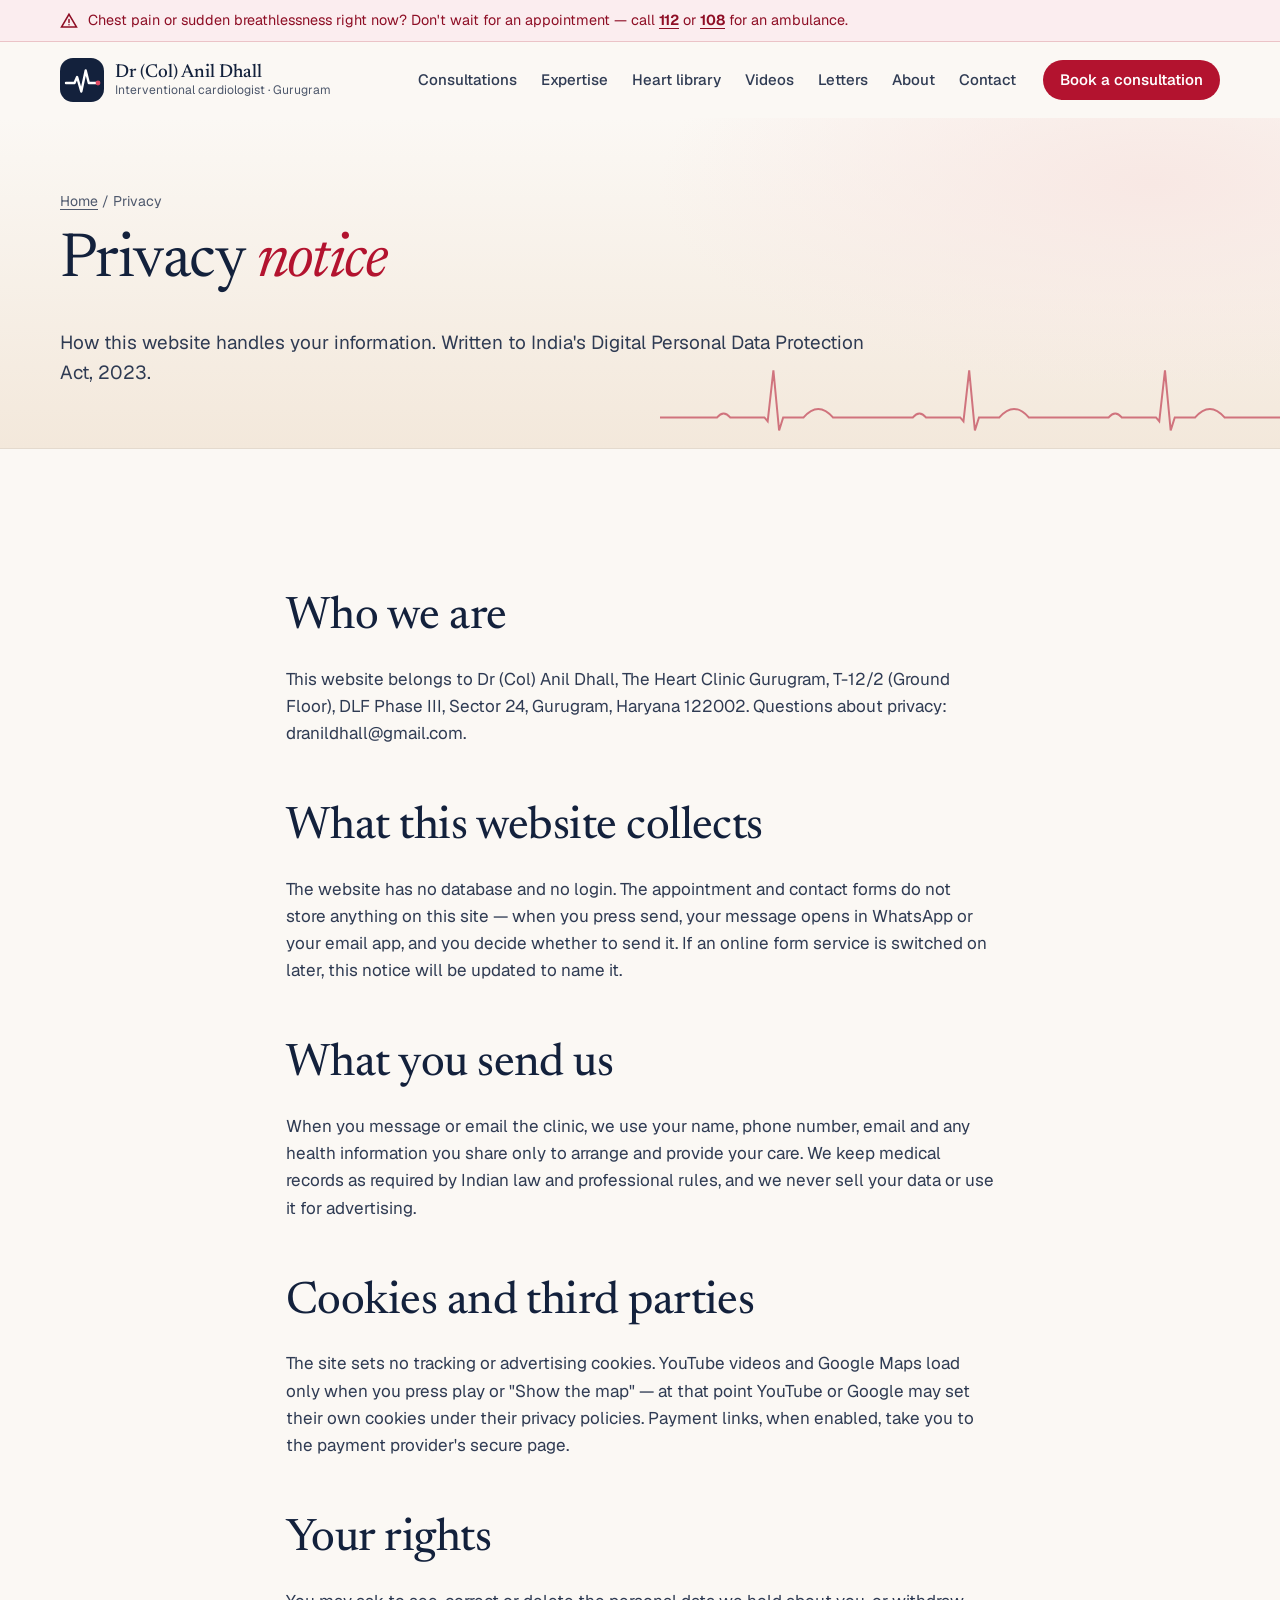
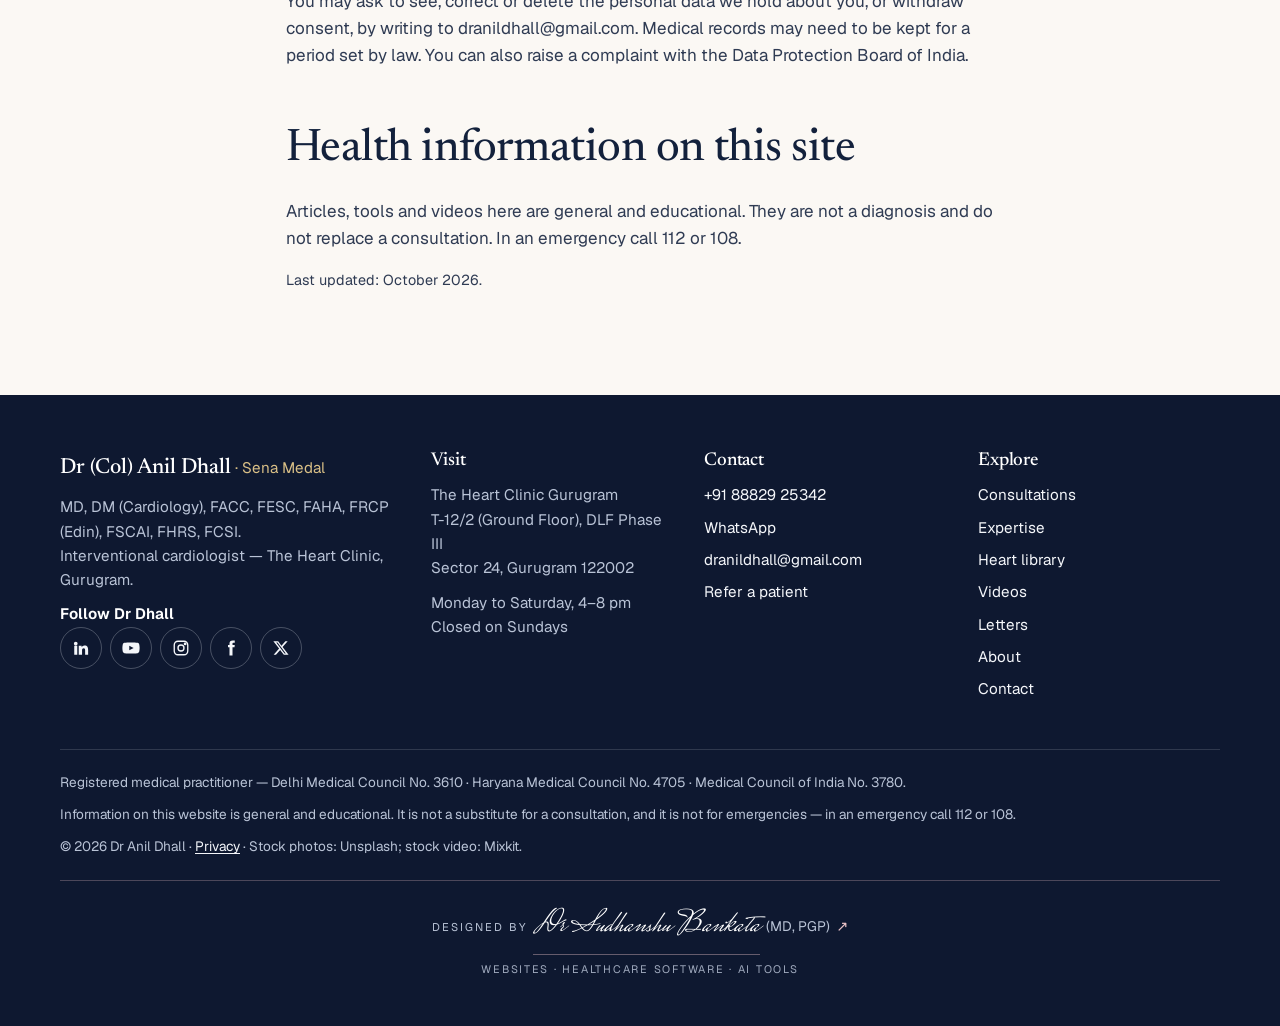
<file: privacy/index.html>
<!doctype html>
<html lang="en-IN" data-root="../">
<head>
<meta charset="utf-8">
<meta name="viewport" content="width=device-width, initial-scale=1, viewport-fit=cover">
<title>Privacy notice · Dr Anil Dhall</title>
<meta name="description" content="How the website of Dr (Col) Anil Dhall, cardiologist in Gurugram, handles your information under India's DPDP Act 2023.">
<link rel="canonical" href="https://drbankata.github.io/anil-dhall/privacy/">
<meta name="theme-color" content="#13213C">
<meta property="og:type" content="website">
<meta property="og:site_name" content="Dr (Col) Anil Dhall · Cardiologist">
<meta property="og:title" content="Privacy notice · Dr Anil Dhall">
<meta property="og:description" content="How the website of Dr (Col) Anil Dhall, cardiologist in Gurugram, handles your information under India's DPDP Act 2023.">
<meta property="og:url" content="https://drbankata.github.io/anil-dhall/privacy/">
<meta property="og:image" content="https://drbankata.github.io/anil-dhall/assets/img/og-image.jpg">
<meta property="og:locale" content="en_IN">
<meta name="twitter:card" content="summary_large_image">
<link rel="icon" href="../assets/img/favicon.svg" type="image/svg+xml">
<link rel="icon" href="../assets/img/favicon.png" sizes="32x32" type="image/png">
<link rel="apple-touch-icon" href="../assets/img/apple-touch-icon.png">
<link rel="preload" href="../assets/fonts/newsreader.woff2" as="font" type="font/woff2" crossorigin>
<link rel="preload" href="../assets/fonts/geist.woff2" as="font" type="font/woff2" crossorigin>

<link rel="stylesheet" href="../assets/css/site.css?v=a284b229c0">
<script type="application/ld+json">{"@context": "https://schema.org", "@type": "Physician", "name": "Dr (Col) Anil Dhall", "honorificPrefix": "Dr", "url": "https://drbankata.github.io/anil-dhall/", "image": "https://drbankata.github.io/anil-dhall/assets/img/anil-dhall.jpg", "description": "Interventional cardiologist in Gurugram. MD, DM (Cardiology), FACC, FESC, FAHA, FRCP (Edin), FSCAI, FHRS, FCSI. Sena Medal.", "medicalSpecialty": ["Cardiovascular", "https://schema.org/Cardiovascular"], "telephone": "+91-8882925342", "email": "dranildhall@gmail.com", "address": {"@type": "PostalAddress", "streetAddress": "T-12/2 (Ground Floor), DLF Phase III, Sector 24", "addressLocality": "Gurugram", "addressRegion": "Haryana", "postalCode": "122002", "addressCountry": "IN"}, "openingHoursSpecification": [{"@type": "OpeningHoursSpecification", "dayOfWeek": ["Monday", "Tuesday", "Wednesday", "Thursday", "Friday", "Saturday"], "opens": "16:00", "closes": "20:00"}], "knowsLanguage": ["en", "hi"], "sameAs": ["https://www.linkedin.com/in/anildhall", "https://www.youtube.com/@Dr.ColAnilDhall", "https://www.facebook.com/dranildhall/", "https://www.instagram.com/the.heartclinicgurugram/", "https://x.com/dhall_dr", "https://www.practo.com/delhi/doctor/dr-anil-dhall-cardiologist-3"]}</script>
</head>
<body>
<a class="skip" href="#main">Skip to content</a>
<div class="progress" aria-hidden="true"></div>
<aside class="sos" aria-label="Emergency"><div class="wrap"><svg viewBox="0 0 24 24" fill="none" stroke="currentColor" stroke-width="2" stroke-linecap="round" aria-hidden="true"><path d="M12 3 2 20h20L12 3Z"/><path d="M12 10v4M12 17h.01"/></svg><p><span class="long">Chest pain or sudden breathlessness right now? Don't wait for an appointment — call</span><span class="short">Chest pain or breathless right now? Call</span> <a href="tel:112">112</a> or <a href="tel:108">108</a><span class="long"> for an ambulance</span>.</p></div></aside>
<header class="site-header">
  <div class="wrap head-in">
    <a class="brand" href="../"><svg class="brand-mark" viewBox="0 0 44 44" aria-hidden="true"><rect width="44" height="44" rx="13" fill="#13213C"/><path d="M6 25h8.5l2.6-6 4.2 14.5 4.4-21 3.1 12.5H38" fill="none" stroke="#fff" stroke-width="2.4" stroke-linecap="round" stroke-linejoin="round"/><circle cx="38" cy="25" r="2.4" fill="#E04A63"/></svg><span class="brand-txt"><span class="brand-name">Dr (Col) Anil Dhall</span><span class="brand-sub">Interventional cardiologist · Gurugram</span></span></a>
    <nav id="site-nav" aria-label="Main">
      <ul><li class="nav-home"><a href="../" aria-current="page">Home</a></li><li><a href="../consultations/">Consultations</a></li><li><a href="../expertise/">Expertise</a></li><li><a href="../heart-library/">Heart library</a></li><li><a href="../videos/">Videos</a></li><li><a href="../letters/">Letters</a></li><li><a href="../about/">About</a></li><li><a href="../contact/">Contact</a></li></ul>
      <div class="nav-extra">
        <a class="btn btn-red" href="../consultations/#book"><svg viewBox="0 0 24 24" fill="none" stroke="currentColor" stroke-width="1.8" stroke-linecap="round" aria-hidden="true"><rect x="3" y="5" width="18" height="16" rx="2"/><path d="M3 10h18M8 3v4M16 3v4"/></svg>Book a consultation</a>
        <a class="btn btn-line" data-show="whatsapp" href="#"><svg viewBox="0 0 24 24" fill="currentColor" aria-hidden="true"><path d="M12 2a10 10 0 0 0-8.6 15.1L2 22l5-1.3A10 10 0 1 0 12 2Zm0 18.2a8.2 8.2 0 0 1-4.2-1.2l-.3-.2-3 .8.8-2.9-.2-.3A8.2 8.2 0 1 1 12 20.2Zm4.5-6.1c-.2-.1-1.5-.7-1.7-.8-.2-.1-.4-.1-.6.1l-.8 1c-.1.2-.3.2-.5.1a6.7 6.7 0 0 1-3.3-2.9c-.3-.4.2-.4.7-1.3.1-.2 0-.3 0-.4l-.8-1.8c-.2-.5-.4-.4-.6-.4h-.5a1 1 0 0 0-.7.3 3 3 0 0 0-.9 2.2 5.2 5.2 0 0 0 1.1 2.7 11.8 11.8 0 0 0 4.5 4c1.7.7 2.3.8 3.2.7a2.7 2.7 0 0 0 1.8-1.3 2.2 2.2 0 0 0 .2-1.3c-.1-.1-.3-.2-.5-.3Z"/></svg>WhatsApp the clinic</a>
        <a class="btn btn-line" data-show="phone" href="#"><svg viewBox="0 0 24 24" fill="none" stroke="currentColor" stroke-width="1.8" stroke-linecap="round" stroke-linejoin="round" aria-hidden="true"><path d="M5 4h4l2 5-2.5 1.5a11 11 0 0 0 5 5L15 13l5 2v4a2 2 0 0 1-2 2A16 16 0 0 1 3 6a2 2 0 0 1 2-2"/></svg><span data-fill>Call the clinic</span></a>
      </div>
    </nav>
    <a class="btn btn-red btn-s head-cta" href="../consultations/#book">Book a consultation</a>
    <button class="menu-btn" type="button" aria-expanded="false" aria-controls="site-nav"><svg viewBox="0 0 24 24" fill="none" stroke="currentColor" stroke-width="1.8" stroke-linecap="round" aria-hidden="true"><path d="M4 7h16M4 12h16M4 17h10"/></svg><span class="sr-only">Open menu</span></button>
  </div>
</header>
<main id="main">
<section class="page-hero ecg-paper">
  <svg class="mini-trace" viewBox="0 0 760 120" aria-hidden="true" preserveAspectRatio="none"><path vector-effect="non-scaling-stroke" d="M0,90 L70,90 q8,-9.6 16,0 L128,90 l4,4.8 l7,-62.4 l7,73.6 l5,-16.0 L176,90 q18,-20.8 36,0 L310,90 q8,-9.6 16,0 L368,90 l4,4.8 l7,-62.4 l7,73.6 l5,-16.0 L416,90 q18,-20.8 36,0 L550,90 q8,-9.6 16,0 L608,90 l4,4.8 l7,-62.4 l7,73.6 l5,-16.0 L656,90 q18,-20.8 36,0 L760,90"/></svg>
  <div class="wrap">
    <p class="crumbs"><a href="../">Home</a> / Privacy</p>
    <h1>Privacy <em>notice</em></h1>
    <p class="lede">How this website handles your information. Written to India's Digital Personal Data Protection Act, 2023.</p>
  </div>
</section>
<section class="section"><div class="wrap prose">
<h2>Who we are</h2><p>This website belongs to Dr (Col) Anil Dhall, The Heart Clinic Gurugram, T-12/2 (Ground Floor), DLF Phase III, Sector 24, Gurugram, Haryana 122002. Questions about privacy: dranildhall@gmail.com.</p>
<h2>What this website collects</h2><p>The website has no database and no login. The appointment and contact forms do not store anything on this site — when you press send, your message opens in WhatsApp or your email app, and you decide whether to send it. If an online form service is switched on later, this notice will be updated to name it.</p>
<h2>What you send us</h2><p>When you message or email the clinic, we use your name, phone number, email and any health information you share only to arrange and provide your care. We keep medical records as required by Indian law and professional rules, and we never sell your data or use it for advertising.</p>
<h2>Cookies and third parties</h2><p>The site sets no tracking or advertising cookies. YouTube videos and Google Maps load only when you press play or "Show the map" — at that point YouTube or Google may set their own cookies under their privacy policies. Payment links, when enabled, take you to the payment provider's secure page.</p>
<h2>Your rights</h2><p>You may ask to see, correct or delete the personal data we hold about you, or withdraw consent, by writing to dranildhall@gmail.com. Medical records may need to be kept for a period set by law. You can also raise a complaint with the Data Protection Board of India.</p>
<h2>Health information on this site</h2><p>Articles, tools and videos here are general and educational. They are not a diagnosis and do not replace a consultation. In an emergency call 112 or 108.</p>
<p class="muted small">Last updated: October 2026.</p>
</div></section>
</main>
<footer class="site-footer">
  <div class="wrap">
    <div class="foot-grid">
      <div class="foot-brand">
        <span class="brand-name">Dr (Col) Anil Dhall</span><span style="color:var(--brass-light)"> · Sena Medal</span>
        <p>MD, DM (Cardiology), FACC, FESC, FAHA, FRCP (Edin), FSCAI, FHRS, FCSI.<br>Interventional cardiologist — The Heart Clinic, Gurugram.</p>
        <p class="foot-follow">Follow Dr Dhall</p>
        <ul class="socials" aria-label="Follow Dr Anil Dhall">
          <li><a data-show="linkedin" href="#" aria-label="LinkedIn (opens in a new tab)" title="LinkedIn"><svg viewBox="0 0 24 24" fill="currentColor" aria-hidden="true"><path d="M4.98 3.5a2.5 2.5 0 1 1 0 5 2.5 2.5 0 0 1 0-5ZM3 9h4v12H3zM9 9h3.8v1.7h.1a4.2 4.2 0 0 1 3.8-2c4 0 4.8 2.6 4.8 6V21h-4v-5.6c0-1.3 0-3-1.9-3s-2.2 1.5-2.2 2.9V21H9z"/></svg></a></li>
          <li><a data-show="youtube" href="#" aria-label="YouTube (opens in a new tab)" title="YouTube"><svg viewBox="0 0 24 24" fill="currentColor" aria-hidden="true"><path d="M23 7.2a3 3 0 0 0-2.1-2.1C19 4.6 12 4.6 12 4.6s-7 0-8.9.5A3 3 0 0 0 1 7.2 31 31 0 0 0 .5 12a31 31 0 0 0 .5 4.8 3 3 0 0 0 2.1 2.1c1.9.5 8.9.5 8.9.5s7 0 8.9-.5a3 3 0 0 0 2.1-2.1 31 31 0 0 0 .5-4.8 31 31 0 0 0-.5-4.8ZM9.7 15.1V8.9l5.8 3.1Z"/></svg></a></li>
          <li><a data-show="instagram" href="#" aria-label="Instagram (opens in a new tab)" title="Instagram"><svg viewBox="0 0 24 24" fill="none" stroke="currentColor" stroke-width="1.8" aria-hidden="true"><rect x="3" y="3" width="18" height="18" rx="5"/><circle cx="12" cy="12" r="4"/><circle cx="17.5" cy="6.5" r="1" fill="currentColor"/></svg></a></li>
          <li><a data-show="facebook" href="#" aria-label="Facebook (opens in a new tab)" title="Facebook"><svg viewBox="0 0 24 24" fill="currentColor" aria-hidden="true"><path d="M14 8V6.3c0-.8.2-1.3 1.4-1.3H17V2h-2.6C11.3 2 10 3.6 10 6.2V8H8v3h2v11h4V11h2.7l.3-3Z"/></svg></a></li>
          <li><a data-show="twitter" href="#" aria-label="X (opens in a new tab)" title="X"><svg viewBox="0 0 24 24" fill="currentColor" aria-hidden="true"><path d="M17.8 3h3.1l-6.8 7.8 8 10.2h-6.3l-4.9-6.4L5.3 21H2.2l7.3-8.3L1.8 3h6.4l4.4 5.9Zm-1.1 16.2h1.7L7.4 4.7H5.6Z"/></svg></a></li>
        </ul>
      </div>
      <div><h2 class="fh">Visit</h2>
        <address style="font-style:normal">The Heart Clinic Gurugram<br>T-12/2 (Ground Floor), DLF Phase III<br>Sector 24, Gurugram 122002</address>
        <p style="margin-top:10px">Monday to Saturday, 4–8 pm<br>Closed on Sundays</p>
      </div>
      <div><h2 class="fh">Contact</h2>
        <ul>
          <li><a data-show="phone" href="#"><span data-fill>Phone</span></a></li>
          <li><a data-show="whatsapp" href="#">WhatsApp</a></li>
          <li><a data-show="email" href="#"><span data-fill>Email</span></a></li>
          <li><a href="../contact/?about=referral">Refer a patient</a></li>
        </ul>
      </div>
      <div><h2 class="fh">Explore</h2><ul><li><a href="../consultations/">Consultations</a></li><li><a href="../expertise/">Expertise</a></li><li><a href="../heart-library/">Heart library</a></li><li><a href="../videos/">Videos</a></li><li><a href="../letters/">Letters</a></li><li><a href="../about/">About</a></li><li><a href="../contact/">Contact</a></li></ul></div>
    </div>
    <div class="foot-legal">
      <p>Registered medical practitioner — Delhi Medical Council No. 3610 · Haryana Medical Council No. 4705 · Medical Council of India No. 3780.</p>
      <p>Information on this website is general and educational. It is not a substitute for a consultation, and it is not for emergencies — in an emergency call 112 or 108.</p>
      <p>© <span data-year>2026</span> Dr Anil Dhall · <a href="../privacy/">Privacy</a> · Stock photos: Unsplash; stock video: Mixkit.</p>
    </div>
  <div class="made-by"><a class="mb" href="https://lexmedix.in/services/" target="_blank" rel="noopener"><span class="mb-main"><span class="mb-pre">Designed by</span> <span class="mb-name">Dr Sudhanshu Bankata</span> <span class="mb-cred">(MD, PGP)</span><span class="mb-arrow" aria-hidden="true">&#8599;</span></span><span class="mb-sr">, </span><span class="mb-sub">Websites &middot; Healthcare software &middot; AI tools</span><span class="mb-sr"> (opens in a new tab)</span></a></div>
  </div>
</footer>
<nav class="mbar" aria-label="Quick actions">
  <a data-show="phone" href="#"><svg viewBox="0 0 24 24" fill="none" stroke="currentColor" stroke-width="1.8" stroke-linecap="round" stroke-linejoin="round" aria-hidden="true"><path d="M5 4h4l2 5-2.5 1.5a11 11 0 0 0 5 5L15 13l5 2v4a2 2 0 0 1-2 2A16 16 0 0 1 3 6a2 2 0 0 1 2-2"/></svg>Call</a>
  <a data-show="whatsapp" href="#"><svg viewBox="0 0 24 24" fill="currentColor" aria-hidden="true"><path d="M12 2a10 10 0 0 0-8.6 15.1L2 22l5-1.3A10 10 0 1 0 12 2Zm0 18.2a8.2 8.2 0 0 1-4.2-1.2l-.3-.2-3 .8.8-2.9-.2-.3A8.2 8.2 0 1 1 12 20.2Zm4.5-6.1c-.2-.1-1.5-.7-1.7-.8-.2-.1-.4-.1-.6.1l-.8 1c-.1.2-.3.2-.5.1a6.7 6.7 0 0 1-3.3-2.9c-.3-.4.2-.4.7-1.3.1-.2 0-.3 0-.4l-.8-1.8c-.2-.5-.4-.4-.6-.4h-.5a1 1 0 0 0-.7.3 3 3 0 0 0-.9 2.2 5.2 5.2 0 0 0 1.1 2.7 11.8 11.8 0 0 0 4.5 4c1.7.7 2.3.8 3.2.7a2.7 2.7 0 0 0 1.8-1.3 2.2 2.2 0 0 0 .2-1.3c-.1-.1-.3-.2-.5-.3Z"/></svg>WhatsApp</a>
  <a class="book" href="../consultations/#book"><svg viewBox="0 0 24 24" fill="none" stroke="currentColor" stroke-width="1.8" stroke-linecap="round" aria-hidden="true"><rect x="3" y="5" width="18" height="16" rx="2"/><path d="M3 10h18M8 3v4M16 3v4"/></svg>Book</a>
</nav>
<button class="to-top" type="button" aria-label="Back to top"><svg viewBox="0 0 24 24" fill="none" stroke="currentColor" stroke-width="2" stroke-linecap="round" stroke-linejoin="round" aria-hidden="true"><path d="M12 19V5M5 12l7-7 7 7"/></svg></button>
<dialog id="send-dlg" aria-labelledby="send-title">
  <div class="dlg-in">
    <button class="dlg-x" type="button" data-close aria-label="Close"><svg viewBox="0 0 24 24" fill="none" stroke="currentColor" stroke-width="2" stroke-linecap="round" aria-hidden="true"><path d="M6 6l12 12M18 6 6 18"/></svg></button>
    <h2 id="send-title">Almost done</h2>
    <p data-unsent>Your request is ready. Send it to the clinic on WhatsApp (fastest) or by email — the team will confirm a time with you.</p>
    <p data-sent hidden class="ok-line">Sent. The clinic will get back to you to confirm a time.</p>
    <pre class="msg-preview" tabindex="0" aria-label="Your message"></pre>
    <div class="send-opts">
      <a class="btn btn-red" data-send="whatsapp" href="#"><svg viewBox="0 0 24 24" fill="currentColor" aria-hidden="true"><path d="M12 2a10 10 0 0 0-8.6 15.1L2 22l5-1.3A10 10 0 1 0 12 2Zm0 18.2a8.2 8.2 0 0 1-4.2-1.2l-.3-.2-3 .8.8-2.9-.2-.3A8.2 8.2 0 1 1 12 20.2Zm4.5-6.1c-.2-.1-1.5-.7-1.7-.8-.2-.1-.4-.1-.6.1l-.8 1c-.1.2-.3.2-.5.1a6.7 6.7 0 0 1-3.3-2.9c-.3-.4.2-.4.7-1.3.1-.2 0-.3 0-.4l-.8-1.8c-.2-.5-.4-.4-.6-.4h-.5a1 1 0 0 0-.7.3 3 3 0 0 0-.9 2.2 5.2 5.2 0 0 0 1.1 2.7 11.8 11.8 0 0 0 4.5 4c1.7.7 2.3.8 3.2.7a2.7 2.7 0 0 0 1.8-1.3 2.2 2.2 0 0 0 .2-1.3c-.1-.1-.3-.2-.5-.3Z"/></svg>Send on WhatsApp</a>
      <a class="btn btn-line" data-send="email" href="#"><svg viewBox="0 0 24 24" fill="none" stroke="currentColor" stroke-width="1.8" stroke-linecap="round" stroke-linejoin="round" aria-hidden="true"><rect x="3" y="5" width="18" height="14" rx="2"/><path d="m3 7 9 6 9-6"/></svg>Send by email</a>
      <a class="btn btn-line" data-send="form" href="#" hidden>Open the booking form</a>
      <a class="btn btn-ink" data-pay-now href="#" hidden><svg viewBox="0 0 24 24" fill="none" stroke="currentColor" stroke-width="1.8" stroke-linecap="round" aria-hidden="true"><rect x="2.5" y="5" width="19" height="14" rx="2"/><path d="M2.5 10h19M6 15h4"/></svg>Pay online now</a>
      <a class="btn btn-ink" data-upi-now href="#" hidden><svg viewBox="0 0 24 24" fill="none" stroke="currentColor" stroke-width="1.8" stroke-linecap="round" stroke-linejoin="round" aria-hidden="true"><path d="M6 4h12M6 9h12M9 4c6 0 6 10 0 10H6l8 7"/></svg>Pay by UPI</a>
      <a class="btn btn-line" data-show="booking" href="#" hidden><svg viewBox="0 0 24 24" fill="none" stroke="currentColor" stroke-width="1.8" stroke-linecap="round" aria-hidden="true"><rect x="3" y="5" width="18" height="16" rx="2"/><path d="M3 10h18M8 3v4M16 3v4"/></svg>Pick a slot online</a>
      <button class="btn btn-line" type="button" data-copy><svg viewBox="0 0 24 24" fill="none" stroke="currentColor" stroke-width="1.8" stroke-linecap="round" aria-hidden="true"><rect x="8" y="8" width="12" height="12" rx="2"/><path d="M16 8V6a2 2 0 0 0-2-2H6a2 2 0 0 0-2 2v8a2 2 0 0 0 2 2h2"/></svg>Copy the message</button>
    </div>
    <p class="bank-line" data-bank-line hidden>Bank transfer: <span></span></p>
    <p class="small muted" style="margin:14px 0 0">Nothing is stored on this website. Your message goes only where you send it.</p>
  </div>
</dialog>
<script src="../assets/js/site.js?v=a284b229c0" defer></script>
</body>
</html>
</file>
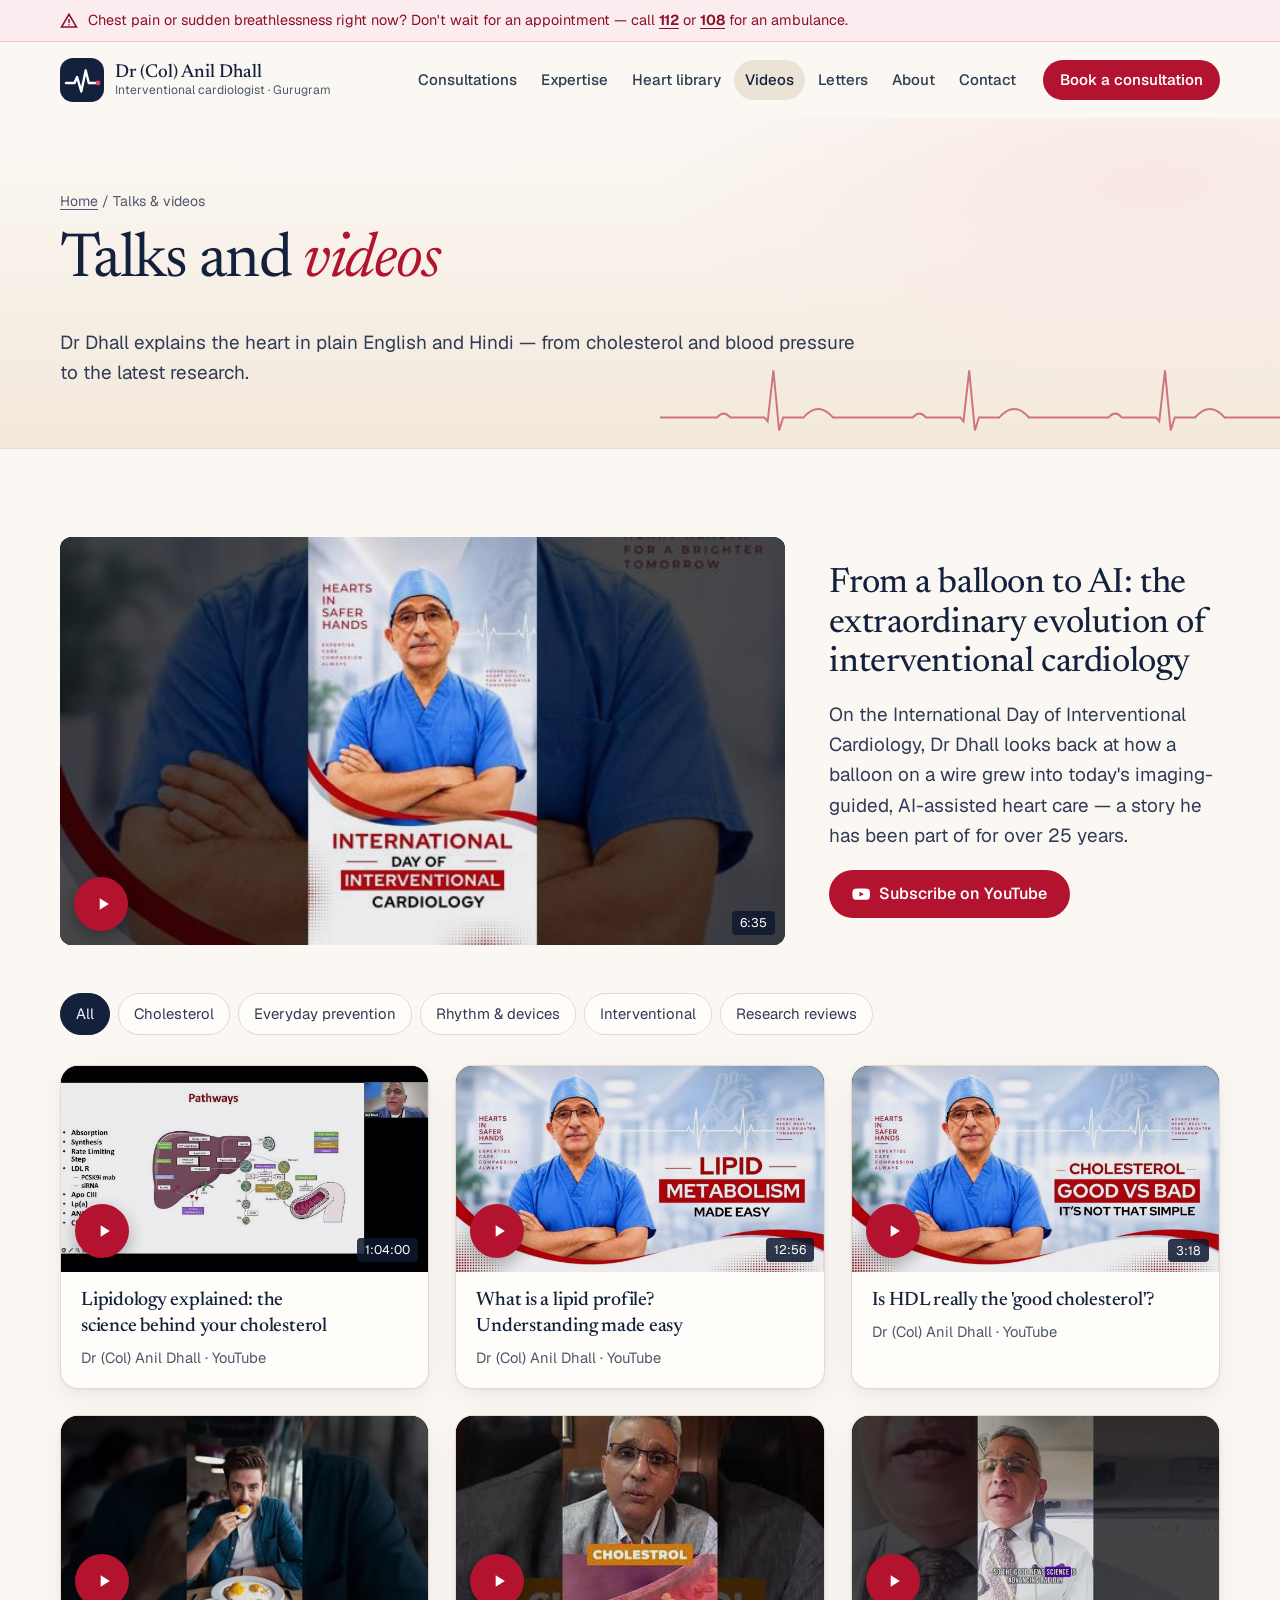
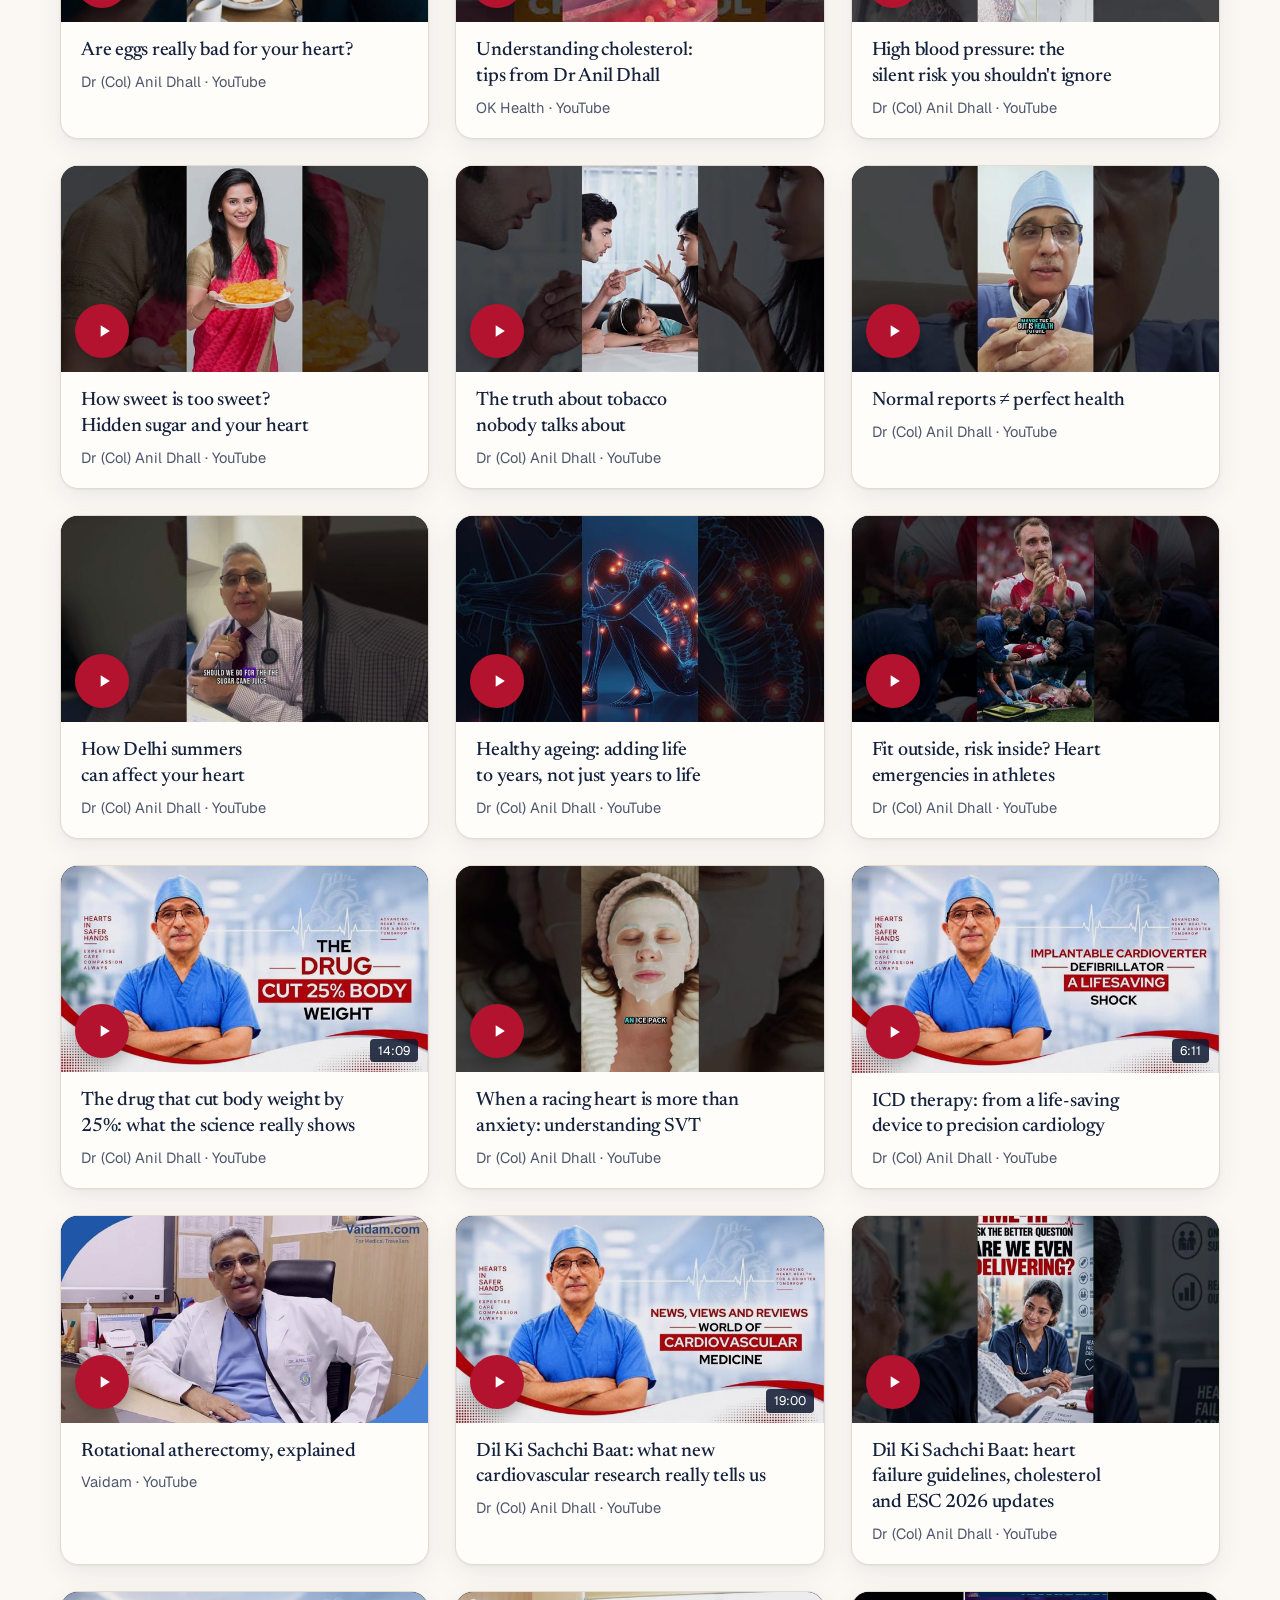
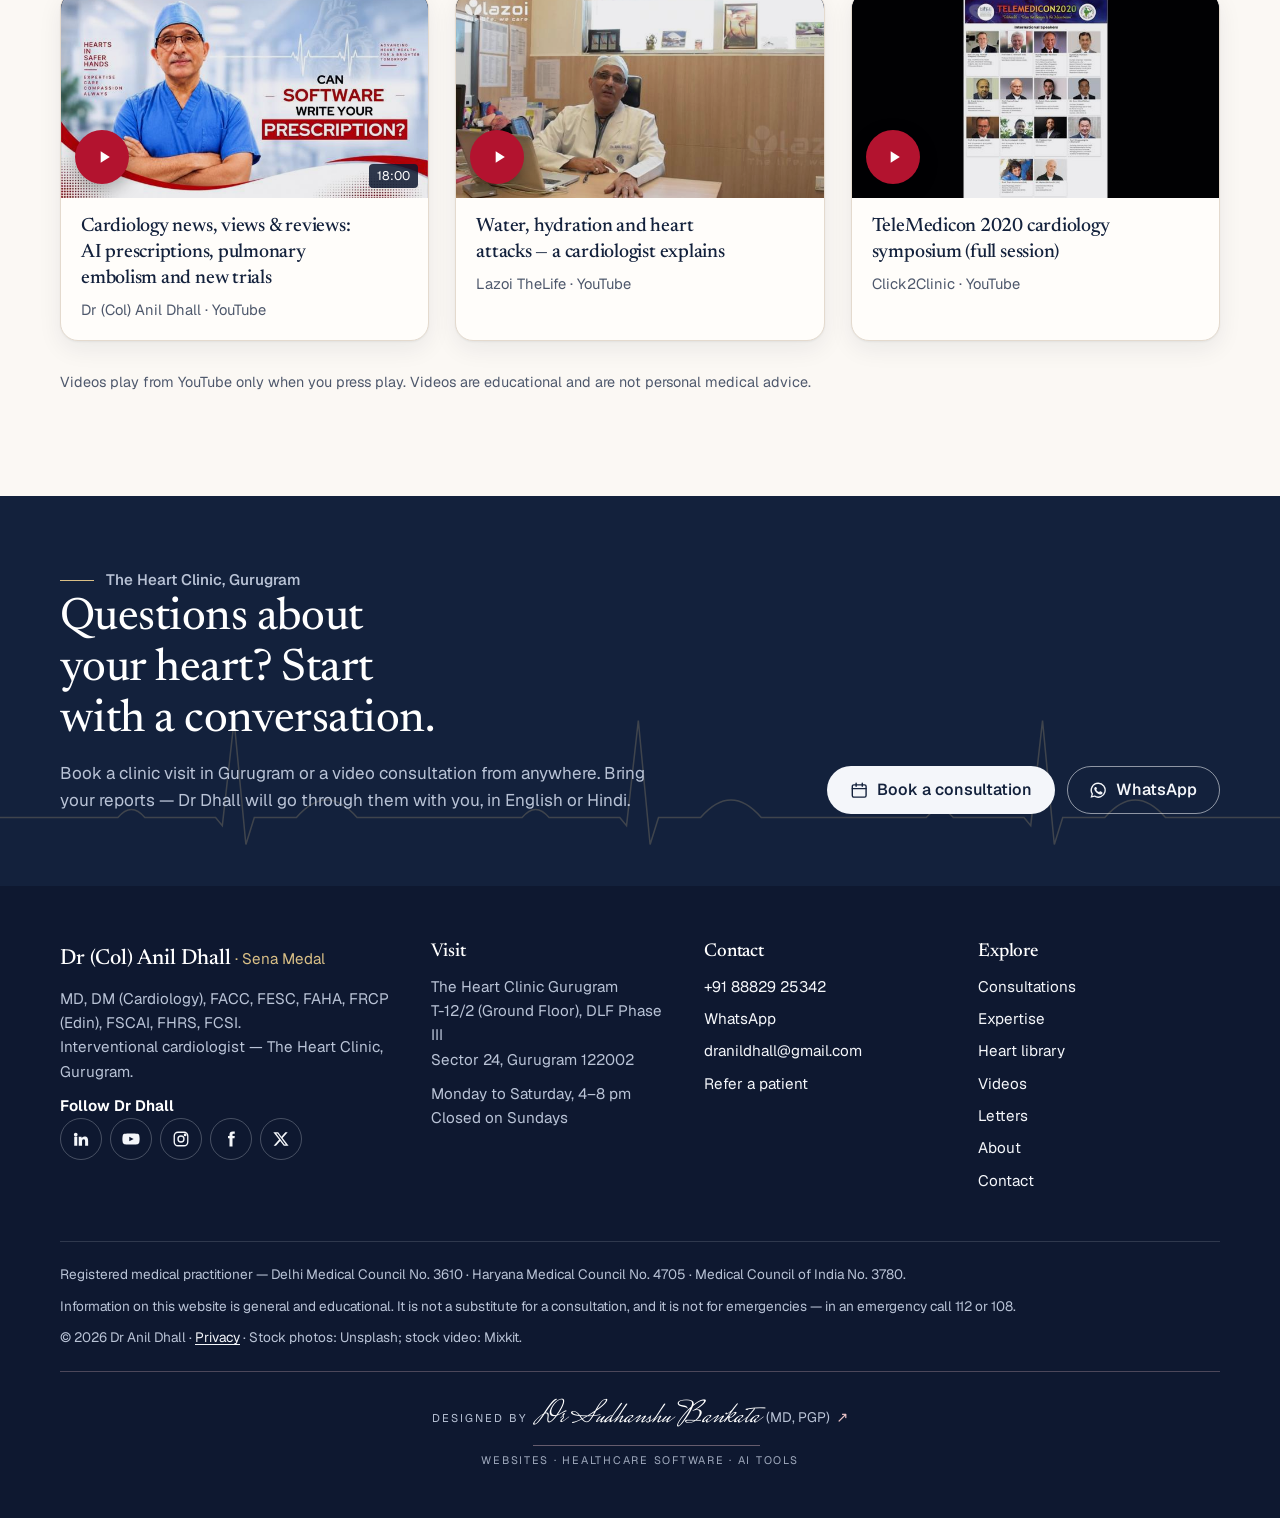
<file: videos/index.html>
<!doctype html>
<html lang="en-IN" data-root="../">
<head>
<meta charset="utf-8">
<meta name="viewport" content="width=device-width, initial-scale=1, viewport-fit=cover">
<title>Talks & videos · Dr Anil Dhall, Cardiologist</title>
<meta name="description" content="Dr Anil Dhall explains cholesterol, blood pressure, rhythm problems, devices and new heart research, in English and Hindi.">
<link rel="canonical" href="https://drbankata.github.io/anil-dhall/videos/">
<meta name="theme-color" content="#13213C">
<meta property="og:type" content="website">
<meta property="og:site_name" content="Dr (Col) Anil Dhall · Cardiologist">
<meta property="og:title" content="Talks & videos · Dr Anil Dhall, Cardiologist">
<meta property="og:description" content="Dr Anil Dhall explains cholesterol, blood pressure, rhythm problems, devices and new heart research, in English and Hindi.">
<meta property="og:url" content="https://drbankata.github.io/anil-dhall/videos/">
<meta property="og:image" content="https://drbankata.github.io/anil-dhall/assets/img/og-image.jpg">
<meta property="og:locale" content="en_IN">
<meta name="twitter:card" content="summary_large_image">
<link rel="icon" href="../assets/img/favicon.svg" type="image/svg+xml">
<link rel="icon" href="../assets/img/favicon.png" sizes="32x32" type="image/png">
<link rel="apple-touch-icon" href="../assets/img/apple-touch-icon.png">
<link rel="preload" href="../assets/fonts/newsreader.woff2" as="font" type="font/woff2" crossorigin>
<link rel="preload" href="../assets/fonts/geist.woff2" as="font" type="font/woff2" crossorigin>

<link rel="stylesheet" href="../assets/css/site.css?v=a284b229c0">
<script type="application/ld+json">{"@context": "https://schema.org", "@type": "Physician", "name": "Dr (Col) Anil Dhall", "honorificPrefix": "Dr", "url": "https://drbankata.github.io/anil-dhall/", "image": "https://drbankata.github.io/anil-dhall/assets/img/anil-dhall.jpg", "description": "Interventional cardiologist in Gurugram. MD, DM (Cardiology), FACC, FESC, FAHA, FRCP (Edin), FSCAI, FHRS, FCSI. Sena Medal.", "medicalSpecialty": ["Cardiovascular", "https://schema.org/Cardiovascular"], "telephone": "+91-8882925342", "email": "dranildhall@gmail.com", "address": {"@type": "PostalAddress", "streetAddress": "T-12/2 (Ground Floor), DLF Phase III, Sector 24", "addressLocality": "Gurugram", "addressRegion": "Haryana", "postalCode": "122002", "addressCountry": "IN"}, "openingHoursSpecification": [{"@type": "OpeningHoursSpecification", "dayOfWeek": ["Monday", "Tuesday", "Wednesday", "Thursday", "Friday", "Saturday"], "opens": "16:00", "closes": "20:00"}], "knowsLanguage": ["en", "hi"], "sameAs": ["https://www.linkedin.com/in/anildhall", "https://www.youtube.com/@Dr.ColAnilDhall", "https://www.facebook.com/dranildhall/", "https://www.instagram.com/the.heartclinicgurugram/", "https://x.com/dhall_dr", "https://www.practo.com/delhi/doctor/dr-anil-dhall-cardiologist-3"]}</script>
</head>
<body>
<a class="skip" href="#main">Skip to content</a>
<div class="progress" aria-hidden="true"></div>
<aside class="sos" aria-label="Emergency"><div class="wrap"><svg viewBox="0 0 24 24" fill="none" stroke="currentColor" stroke-width="2" stroke-linecap="round" aria-hidden="true"><path d="M12 3 2 20h20L12 3Z"/><path d="M12 10v4M12 17h.01"/></svg><p><span class="long">Chest pain or sudden breathlessness right now? Don't wait for an appointment — call</span><span class="short">Chest pain or breathless right now? Call</span> <a href="tel:112">112</a> or <a href="tel:108">108</a><span class="long"> for an ambulance</span>.</p></div></aside>
<header class="site-header">
  <div class="wrap head-in">
    <a class="brand" href="../"><svg class="brand-mark" viewBox="0 0 44 44" aria-hidden="true"><rect width="44" height="44" rx="13" fill="#13213C"/><path d="M6 25h8.5l2.6-6 4.2 14.5 4.4-21 3.1 12.5H38" fill="none" stroke="#fff" stroke-width="2.4" stroke-linecap="round" stroke-linejoin="round"/><circle cx="38" cy="25" r="2.4" fill="#E04A63"/></svg><span class="brand-txt"><span class="brand-name">Dr (Col) Anil Dhall</span><span class="brand-sub">Interventional cardiologist · Gurugram</span></span></a>
    <nav id="site-nav" aria-label="Main">
      <ul><li class="nav-home"><a href="../">Home</a></li><li><a href="../consultations/">Consultations</a></li><li><a href="../expertise/">Expertise</a></li><li><a href="../heart-library/">Heart library</a></li><li><a href="../videos/" aria-current="page">Videos</a></li><li><a href="../letters/">Letters</a></li><li><a href="../about/">About</a></li><li><a href="../contact/">Contact</a></li></ul>
      <div class="nav-extra">
        <a class="btn btn-red" href="../consultations/#book"><svg viewBox="0 0 24 24" fill="none" stroke="currentColor" stroke-width="1.8" stroke-linecap="round" aria-hidden="true"><rect x="3" y="5" width="18" height="16" rx="2"/><path d="M3 10h18M8 3v4M16 3v4"/></svg>Book a consultation</a>
        <a class="btn btn-line" data-show="whatsapp" href="#"><svg viewBox="0 0 24 24" fill="currentColor" aria-hidden="true"><path d="M12 2a10 10 0 0 0-8.6 15.1L2 22l5-1.3A10 10 0 1 0 12 2Zm0 18.2a8.2 8.2 0 0 1-4.2-1.2l-.3-.2-3 .8.8-2.9-.2-.3A8.2 8.2 0 1 1 12 20.2Zm4.5-6.1c-.2-.1-1.5-.7-1.7-.8-.2-.1-.4-.1-.6.1l-.8 1c-.1.2-.3.2-.5.1a6.7 6.7 0 0 1-3.3-2.9c-.3-.4.2-.4.7-1.3.1-.2 0-.3 0-.4l-.8-1.8c-.2-.5-.4-.4-.6-.4h-.5a1 1 0 0 0-.7.3 3 3 0 0 0-.9 2.2 5.2 5.2 0 0 0 1.1 2.7 11.8 11.8 0 0 0 4.5 4c1.7.7 2.3.8 3.2.7a2.7 2.7 0 0 0 1.8-1.3 2.2 2.2 0 0 0 .2-1.3c-.1-.1-.3-.2-.5-.3Z"/></svg>WhatsApp the clinic</a>
        <a class="btn btn-line" data-show="phone" href="#"><svg viewBox="0 0 24 24" fill="none" stroke="currentColor" stroke-width="1.8" stroke-linecap="round" stroke-linejoin="round" aria-hidden="true"><path d="M5 4h4l2 5-2.5 1.5a11 11 0 0 0 5 5L15 13l5 2v4a2 2 0 0 1-2 2A16 16 0 0 1 3 6a2 2 0 0 1 2-2"/></svg><span data-fill>Call the clinic</span></a>
      </div>
    </nav>
    <a class="btn btn-red btn-s head-cta" href="../consultations/#book">Book a consultation</a>
    <button class="menu-btn" type="button" aria-expanded="false" aria-controls="site-nav"><svg viewBox="0 0 24 24" fill="none" stroke="currentColor" stroke-width="1.8" stroke-linecap="round" aria-hidden="true"><path d="M4 7h16M4 12h16M4 17h10"/></svg><span class="sr-only">Open menu</span></button>
  </div>
</header>
<main id="main">
<section class="page-hero ecg-paper">
  <svg class="mini-trace" viewBox="0 0 760 120" aria-hidden="true" preserveAspectRatio="none"><path vector-effect="non-scaling-stroke" d="M0,90 L70,90 q8,-9.6 16,0 L128,90 l4,4.8 l7,-62.4 l7,73.6 l5,-16.0 L176,90 q18,-20.8 36,0 L310,90 q8,-9.6 16,0 L368,90 l4,4.8 l7,-62.4 l7,73.6 l5,-16.0 L416,90 q18,-20.8 36,0 L550,90 q8,-9.6 16,0 L608,90 l4,4.8 l7,-62.4 l7,73.6 l5,-16.0 L656,90 q18,-20.8 36,0 L760,90"/></svg>
  <div class="wrap">
    <p class="crumbs"><a href="../">Home</a> / Talks & videos</p>
    <h1>Talks and <em>videos</em></h1>
    <p class="lede">Dr Dhall explains the heart in plain English and Hindi — from cholesterol and blood pressure to the latest research.</p>
  </div>
</section>
<section class="section">
  <div class="wrap">
    <div class="vid-feature">
      <div class="vid-box"><button class="vid-btn" type="button" data-yt="YGEaJ_8KYtM" aria-label="Play video: From a balloon to AI: the extraordinary evolution of interventional cardiology, 6:35"><img src="../assets/img/videos/YGEaJ_8KYtM.jpg" alt="" width="640" height="360"><span class="play"><svg viewBox="0 0 24 24" fill="currentColor" aria-hidden="true"><path d="M8 5v14l11-7z"/></svg></span></button><span class="dur">6:35</span></div>
      <div><h2>From a balloon to AI: the extraordinary evolution of interventional cardiology</h2><p class="lede">On the International Day of Interventional Cardiology, Dr Dhall looks back at how a balloon on a wire grew into today's imaging-guided, AI-assisted heart care — a story he has been part of for over 25 years.</p>
      <div class="btn-row"><a class="btn btn-red" data-show="youtube" href="#" aria-label="Subscribe on YouTube (opens in a new tab)"><svg viewBox="0 0 24 24" fill="currentColor" aria-hidden="true"><path d="M23 7.2a3 3 0 0 0-2.1-2.1C19 4.6 12 4.6 12 4.6s-7 0-8.9.5A3 3 0 0 0 1 7.2 31 31 0 0 0 .5 12a31 31 0 0 0 .5 4.8 3 3 0 0 0 2.1 2.1c1.9.5 8.9.5 8.9.5s7 0 8.9-.5a3 3 0 0 0 2.1-2.1 31 31 0 0 0 .5-4.8 31 31 0 0 0-.5-4.8ZM9.7 15.1V8.9l5.8 3.1Z"/></svg>Subscribe on YouTube</a></div></div>
    </div>
    <div class="vfilter" role="group" aria-label="Filter videos by topic"><button class="chip" type="button" data-topic="all" aria-pressed="true">All</button><button class="chip" type="button" data-topic="cholesterol" aria-pressed="false">Cholesterol</button><button class="chip" type="button" data-topic="prevention" aria-pressed="false">Everyday prevention</button><button class="chip" type="button" data-topic="rhythm" aria-pressed="false">Rhythm &amp; devices</button><button class="chip" type="button" data-topic="interventional" aria-pressed="false">Interventional</button><button class="chip" type="button" data-topic="research" aria-pressed="false">Research reviews</button></div>
    <div class="vids"><article class="vid" data-topic="cholesterol">
  <div class="vid-box"><button class="vid-btn" type="button" data-yt="IsDf83Q-BAs" aria-label="Play video: Lipidology explained: the science behind your cholesterol, 1:04:00"><img src="../assets/img/videos/IsDf83Q-BAs.jpg" alt="" loading="lazy" decoding="async" width="640" height="360"><span class="play"><svg viewBox="0 0 24 24" fill="currentColor" aria-hidden="true"><path d="M8 5v14l11-7z"/></svg></span></button><span class="dur">1:04:00</span></div>
  <h2>Lipidology explained: the science behind your cholesterol</h2><p>Dr (Col) Anil Dhall · YouTube</p>
</article><article class="vid" data-topic="cholesterol">
  <div class="vid-box"><button class="vid-btn" type="button" data-yt="tTiNDpVZ4Xc" aria-label="Play video: What is a lipid profile? Understanding made easy, 12:56"><img src="../assets/img/videos/tTiNDpVZ4Xc.jpg" alt="" loading="lazy" decoding="async" width="640" height="360"><span class="play"><svg viewBox="0 0 24 24" fill="currentColor" aria-hidden="true"><path d="M8 5v14l11-7z"/></svg></span></button><span class="dur">12:56</span></div>
  <h2>What is a lipid profile? Understanding made easy</h2><p>Dr (Col) Anil Dhall · YouTube</p>
</article><article class="vid" data-topic="cholesterol">
  <div class="vid-box"><button class="vid-btn" type="button" data-yt="1BOcUCGb42Q" aria-label="Play video: Is HDL really the &#x27;good cholesterol&#x27;?, 3:18"><img src="../assets/img/videos/1BOcUCGb42Q.jpg" alt="" loading="lazy" decoding="async" width="640" height="360"><span class="play"><svg viewBox="0 0 24 24" fill="currentColor" aria-hidden="true"><path d="M8 5v14l11-7z"/></svg></span></button><span class="dur">3:18</span></div>
  <h2>Is HDL really the &#x27;good cholesterol&#x27;?</h2><p>Dr (Col) Anil Dhall · YouTube</p>
</article><article class="vid" data-topic="cholesterol prevention">
  <div class="vid-box"><button class="vid-btn" type="button" data-yt="bNhyabcCHlg" aria-label="Play video: Are eggs really bad for your heart?"><img src="../assets/img/videos/bNhyabcCHlg.jpg" alt="" loading="lazy" decoding="async" width="640" height="360"><span class="play"><svg viewBox="0 0 24 24" fill="currentColor" aria-hidden="true"><path d="M8 5v14l11-7z"/></svg></span></button></div>
  <h2>Are eggs really bad for your heart?</h2><p>Dr (Col) Anil Dhall · YouTube</p>
</article><article class="vid" data-topic="cholesterol">
  <div class="vid-box"><button class="vid-btn" type="button" data-yt="L_aaOxyVTpI" aria-label="Play video: Understanding cholesterol: tips from Dr Anil Dhall"><img src="../assets/img/videos/L_aaOxyVTpI.jpg" alt="" loading="lazy" decoding="async" width="640" height="360"><span class="play"><svg viewBox="0 0 24 24" fill="currentColor" aria-hidden="true"><path d="M8 5v14l11-7z"/></svg></span></button></div>
  <h2>Understanding cholesterol: tips from Dr Anil Dhall</h2><p>OK Health · YouTube</p>
</article><article class="vid" data-topic="prevention">
  <div class="vid-box"><button class="vid-btn" type="button" data-yt="ptapZBPRe6Q" aria-label="Play video: High blood pressure: the silent risk you shouldn&#x27;t ignore"><img src="../assets/img/videos/ptapZBPRe6Q.jpg" alt="" loading="lazy" decoding="async" width="640" height="360"><span class="play"><svg viewBox="0 0 24 24" fill="currentColor" aria-hidden="true"><path d="M8 5v14l11-7z"/></svg></span></button></div>
  <h2>High blood pressure: the silent risk you shouldn&#x27;t ignore</h2><p>Dr (Col) Anil Dhall · YouTube</p>
</article><article class="vid" data-topic="prevention">
  <div class="vid-box"><button class="vid-btn" type="button" data-yt="BIBIPf7vMb8" aria-label="Play video: How sweet is too sweet? Hidden sugar and your heart"><img src="../assets/img/videos/BIBIPf7vMb8.jpg" alt="" loading="lazy" decoding="async" width="640" height="360"><span class="play"><svg viewBox="0 0 24 24" fill="currentColor" aria-hidden="true"><path d="M8 5v14l11-7z"/></svg></span></button></div>
  <h2>How sweet is too sweet? Hidden sugar and your heart</h2><p>Dr (Col) Anil Dhall · YouTube</p>
</article><article class="vid" data-topic="prevention">
  <div class="vid-box"><button class="vid-btn" type="button" data-yt="yYerAUFCoeM" aria-label="Play video: The truth about tobacco nobody talks about"><img src="../assets/img/videos/yYerAUFCoeM.jpg" alt="" loading="lazy" decoding="async" width="640" height="360"><span class="play"><svg viewBox="0 0 24 24" fill="currentColor" aria-hidden="true"><path d="M8 5v14l11-7z"/></svg></span></button></div>
  <h2>The truth about tobacco nobody talks about</h2><p>Dr (Col) Anil Dhall · YouTube</p>
</article><article class="vid" data-topic="prevention">
  <div class="vid-box"><button class="vid-btn" type="button" data-yt="nBpsPuhkBH4" aria-label="Play video: Normal reports ≠ perfect health"><img src="../assets/img/videos/nBpsPuhkBH4.jpg" alt="" loading="lazy" decoding="async" width="640" height="360"><span class="play"><svg viewBox="0 0 24 24" fill="currentColor" aria-hidden="true"><path d="M8 5v14l11-7z"/></svg></span></button></div>
  <h2>Normal reports ≠ perfect health</h2><p>Dr (Col) Anil Dhall · YouTube</p>
</article><article class="vid" data-topic="prevention">
  <div class="vid-box"><button class="vid-btn" type="button" data-yt="0KntjIEBIYE" aria-label="Play video: How Delhi summers can affect your heart"><img src="../assets/img/videos/0KntjIEBIYE.jpg" alt="" loading="lazy" decoding="async" width="640" height="360"><span class="play"><svg viewBox="0 0 24 24" fill="currentColor" aria-hidden="true"><path d="M8 5v14l11-7z"/></svg></span></button></div>
  <h2>How Delhi summers can affect your heart</h2><p>Dr (Col) Anil Dhall · YouTube</p>
</article><article class="vid" data-topic="prevention">
  <div class="vid-box"><button class="vid-btn" type="button" data-yt="0au51RpS97k" aria-label="Play video: Healthy ageing: adding life to years, not just years to life"><img src="../assets/img/videos/0au51RpS97k.jpg" alt="" loading="lazy" decoding="async" width="640" height="360"><span class="play"><svg viewBox="0 0 24 24" fill="currentColor" aria-hidden="true"><path d="M8 5v14l11-7z"/></svg></span></button></div>
  <h2>Healthy ageing: adding life to years, not just years to life</h2><p>Dr (Col) Anil Dhall · YouTube</p>
</article><article class="vid" data-topic="prevention rhythm">
  <div class="vid-box"><button class="vid-btn" type="button" data-yt="UrfnUayOMFs" aria-label="Play video: Fit outside, risk inside? Heart emergencies in athletes"><img src="../assets/img/videos/UrfnUayOMFs.jpg" alt="" loading="lazy" decoding="async" width="640" height="360"><span class="play"><svg viewBox="0 0 24 24" fill="currentColor" aria-hidden="true"><path d="M8 5v14l11-7z"/></svg></span></button></div>
  <h2>Fit outside, risk inside? Heart emergencies in athletes</h2><p>Dr (Col) Anil Dhall · YouTube</p>
</article><article class="vid" data-topic="research">
  <div class="vid-box"><button class="vid-btn" type="button" data-yt="LLj5QC-ALy8" aria-label="Play video: The drug that cut body weight by 25%: what the science really shows, 14:09"><img src="../assets/img/videos/LLj5QC-ALy8.jpg" alt="" loading="lazy" decoding="async" width="640" height="360"><span class="play"><svg viewBox="0 0 24 24" fill="currentColor" aria-hidden="true"><path d="M8 5v14l11-7z"/></svg></span></button><span class="dur">14:09</span></div>
  <h2>The drug that cut body weight by 25%: what the science really shows</h2><p>Dr (Col) Anil Dhall · YouTube</p>
</article><article class="vid" data-topic="rhythm">
  <div class="vid-box"><button class="vid-btn" type="button" data-yt="s1PPrCef_hM" aria-label="Play video: When a racing heart is more than anxiety: understanding SVT"><img src="../assets/img/videos/s1PPrCef_hM.jpg" alt="" loading="lazy" decoding="async" width="640" height="360"><span class="play"><svg viewBox="0 0 24 24" fill="currentColor" aria-hidden="true"><path d="M8 5v14l11-7z"/></svg></span></button></div>
  <h2>When a racing heart is more than anxiety: understanding SVT</h2><p>Dr (Col) Anil Dhall · YouTube</p>
</article><article class="vid" data-topic="rhythm">
  <div class="vid-box"><button class="vid-btn" type="button" data-yt="6zgCZPK36io" aria-label="Play video: ICD therapy: from a life-saving device to precision cardiology, 6:11"><img src="../assets/img/videos/6zgCZPK36io.jpg" alt="" loading="lazy" decoding="async" width="640" height="360"><span class="play"><svg viewBox="0 0 24 24" fill="currentColor" aria-hidden="true"><path d="M8 5v14l11-7z"/></svg></span></button><span class="dur">6:11</span></div>
  <h2>ICD therapy: from a life-saving device to precision cardiology</h2><p>Dr (Col) Anil Dhall · YouTube</p>
</article><article class="vid" data-topic="interventional">
  <div class="vid-box"><button class="vid-btn" type="button" data-yt="UUm-uh_etpA" aria-label="Play video: Rotational atherectomy, explained"><img src="../assets/img/videos/UUm-uh_etpA.jpg" alt="" loading="lazy" decoding="async" width="640" height="360"><span class="play"><svg viewBox="0 0 24 24" fill="currentColor" aria-hidden="true"><path d="M8 5v14l11-7z"/></svg></span></button></div>
  <h2>Rotational atherectomy, explained</h2><p>Vaidam · YouTube</p>
</article><article class="vid" data-topic="research">
  <div class="vid-box"><button class="vid-btn" type="button" data-yt="9WfIyQfmIRA" aria-label="Play video: Dil Ki Sachchi Baat: what new cardiovascular research really tells us, 19:00"><img src="../assets/img/videos/9WfIyQfmIRA.jpg" alt="" loading="lazy" decoding="async" width="640" height="360"><span class="play"><svg viewBox="0 0 24 24" fill="currentColor" aria-hidden="true"><path d="M8 5v14l11-7z"/></svg></span></button><span class="dur">19:00</span></div>
  <h2>Dil Ki Sachchi Baat: what new cardiovascular research really tells us</h2><p>Dr (Col) Anil Dhall · YouTube</p>
</article><article class="vid" data-topic="research">
  <div class="vid-box"><button class="vid-btn" type="button" data-yt="jZTD2gcY8rg" aria-label="Play video: Dil Ki Sachchi Baat: heart failure guidelines, cholesterol and ESC 2026 updates"><img src="../assets/img/videos/jZTD2gcY8rg.jpg" alt="" loading="lazy" decoding="async" width="640" height="360"><span class="play"><svg viewBox="0 0 24 24" fill="currentColor" aria-hidden="true"><path d="M8 5v14l11-7z"/></svg></span></button></div>
  <h2>Dil Ki Sachchi Baat: heart failure guidelines, cholesterol and ESC 2026 updates</h2><p>Dr (Col) Anil Dhall · YouTube</p>
</article><article class="vid" data-topic="research">
  <div class="vid-box"><button class="vid-btn" type="button" data-yt="4YxQ4RKqZII" aria-label="Play video: Cardiology news, views &amp; reviews: AI prescriptions, pulmonary embolism and new trials, 18:00"><img src="../assets/img/videos/4YxQ4RKqZII.jpg" alt="" loading="lazy" decoding="async" width="640" height="360"><span class="play"><svg viewBox="0 0 24 24" fill="currentColor" aria-hidden="true"><path d="M8 5v14l11-7z"/></svg></span></button><span class="dur">18:00</span></div>
  <h2>Cardiology news, views &amp; reviews: AI prescriptions, pulmonary embolism and new trials</h2><p>Dr (Col) Anil Dhall · YouTube</p>
</article><article class="vid" data-topic="prevention">
  <div class="vid-box"><button class="vid-btn" type="button" data-yt="C-PNViJdb1o" aria-label="Play video: Water, hydration and heart attacks — a cardiologist explains"><img src="../assets/img/videos/C-PNViJdb1o.jpg" alt="" loading="lazy" decoding="async" width="640" height="360"><span class="play"><svg viewBox="0 0 24 24" fill="currentColor" aria-hidden="true"><path d="M8 5v14l11-7z"/></svg></span></button></div>
  <h2>Water, hydration and heart attacks — a cardiologist explains</h2><p>Lazoi TheLife · YouTube</p>
</article><article class="vid" data-topic="research">
  <div class="vid-box"><button class="vid-btn" type="button" data-yt="FMBuPXbvBO4" aria-label="Play video: TeleMedicon 2020 cardiology symposium (full session)"><img src="../assets/img/videos/FMBuPXbvBO4.jpg" alt="" loading="lazy" decoding="async" width="640" height="360"><span class="play"><svg viewBox="0 0 24 24" fill="currentColor" aria-hidden="true"><path d="M8 5v14l11-7z"/></svg></span></button></div>
  <h2>TeleMedicon 2020 cardiology symposium (full session)</h2><p>Click2Clinic · YouTube</p>
</article></div>
    <p class="small muted" style="margin-top:30px">Videos play from YouTube only when you press play. Videos are educational and are not personal medical advice.</p>
  </div>
</section>

<section class="close-band">
  <svg class="trace-bg" viewBox="0 0 760 120" aria-hidden="true" preserveAspectRatio="none"><path vector-effect="non-scaling-stroke" d="M0,90 L70,90 q8,-9.6 16,0 L128,90 l4,4.8 l7,-62.4 l7,73.6 l5,-16.0 L176,90 q18,-20.8 36,0 L310,90 q8,-9.6 16,0 L368,90 l4,4.8 l7,-62.4 l7,73.6 l5,-16.0 L416,90 q18,-20.8 36,0 L550,90 q8,-9.6 16,0 L608,90 l4,4.8 l7,-62.4 l7,73.6 l5,-16.0 L656,90 q18,-20.8 36,0 L760,90"/></svg>
  <div class="wrap">
    <div><p class="kicker kicker-dark"><span class="rule" aria-hidden="true"></span>The Heart Clinic, Gurugram</p><h2>Questions about your heart? Start with a conversation.</h2><p style="margin-top:14px">Book a clinic visit in Gurugram or a video consultation from anywhere. Bring your reports — Dr Dhall will go through them with you, in English or Hindi.</p></div>
    <div class="btn-row"><a class="btn btn-light" href="../consultations/#book"><svg viewBox="0 0 24 24" fill="none" stroke="currentColor" stroke-width="1.8" stroke-linecap="round" aria-hidden="true"><rect x="3" y="5" width="18" height="16" rx="2"/><path d="M3 10h18M8 3v4M16 3v4"/></svg>Book a consultation</a><a class="btn btn-ghost-light" data-show="whatsapp" href="#"><svg viewBox="0 0 24 24" fill="currentColor" aria-hidden="true"><path d="M12 2a10 10 0 0 0-8.6 15.1L2 22l5-1.3A10 10 0 1 0 12 2Zm0 18.2a8.2 8.2 0 0 1-4.2-1.2l-.3-.2-3 .8.8-2.9-.2-.3A8.2 8.2 0 1 1 12 20.2Zm4.5-6.1c-.2-.1-1.5-.7-1.7-.8-.2-.1-.4-.1-.6.1l-.8 1c-.1.2-.3.2-.5.1a6.7 6.7 0 0 1-3.3-2.9c-.3-.4.2-.4.7-1.3.1-.2 0-.3 0-.4l-.8-1.8c-.2-.5-.4-.4-.6-.4h-.5a1 1 0 0 0-.7.3 3 3 0 0 0-.9 2.2 5.2 5.2 0 0 0 1.1 2.7 11.8 11.8 0 0 0 4.5 4c1.7.7 2.3.8 3.2.7a2.7 2.7 0 0 0 1.8-1.3 2.2 2.2 0 0 0 .2-1.3c-.1-.1-.3-.2-.5-.3Z"/></svg>WhatsApp</a></div>
  </div>
</section>
</main>
<footer class="site-footer">
  <div class="wrap">
    <div class="foot-grid">
      <div class="foot-brand">
        <span class="brand-name">Dr (Col) Anil Dhall</span><span style="color:var(--brass-light)"> · Sena Medal</span>
        <p>MD, DM (Cardiology), FACC, FESC, FAHA, FRCP (Edin), FSCAI, FHRS, FCSI.<br>Interventional cardiologist — The Heart Clinic, Gurugram.</p>
        <p class="foot-follow">Follow Dr Dhall</p>
        <ul class="socials" aria-label="Follow Dr Anil Dhall">
          <li><a data-show="linkedin" href="#" aria-label="LinkedIn (opens in a new tab)" title="LinkedIn"><svg viewBox="0 0 24 24" fill="currentColor" aria-hidden="true"><path d="M4.98 3.5a2.5 2.5 0 1 1 0 5 2.5 2.5 0 0 1 0-5ZM3 9h4v12H3zM9 9h3.8v1.7h.1a4.2 4.2 0 0 1 3.8-2c4 0 4.8 2.6 4.8 6V21h-4v-5.6c0-1.3 0-3-1.9-3s-2.2 1.5-2.2 2.9V21H9z"/></svg></a></li>
          <li><a data-show="youtube" href="#" aria-label="YouTube (opens in a new tab)" title="YouTube"><svg viewBox="0 0 24 24" fill="currentColor" aria-hidden="true"><path d="M23 7.2a3 3 0 0 0-2.1-2.1C19 4.6 12 4.6 12 4.6s-7 0-8.9.5A3 3 0 0 0 1 7.2 31 31 0 0 0 .5 12a31 31 0 0 0 .5 4.8 3 3 0 0 0 2.1 2.1c1.9.5 8.9.5 8.9.5s7 0 8.9-.5a3 3 0 0 0 2.1-2.1 31 31 0 0 0 .5-4.8 31 31 0 0 0-.5-4.8ZM9.7 15.1V8.9l5.8 3.1Z"/></svg></a></li>
          <li><a data-show="instagram" href="#" aria-label="Instagram (opens in a new tab)" title="Instagram"><svg viewBox="0 0 24 24" fill="none" stroke="currentColor" stroke-width="1.8" aria-hidden="true"><rect x="3" y="3" width="18" height="18" rx="5"/><circle cx="12" cy="12" r="4"/><circle cx="17.5" cy="6.5" r="1" fill="currentColor"/></svg></a></li>
          <li><a data-show="facebook" href="#" aria-label="Facebook (opens in a new tab)" title="Facebook"><svg viewBox="0 0 24 24" fill="currentColor" aria-hidden="true"><path d="M14 8V6.3c0-.8.2-1.3 1.4-1.3H17V2h-2.6C11.3 2 10 3.6 10 6.2V8H8v3h2v11h4V11h2.7l.3-3Z"/></svg></a></li>
          <li><a data-show="twitter" href="#" aria-label="X (opens in a new tab)" title="X"><svg viewBox="0 0 24 24" fill="currentColor" aria-hidden="true"><path d="M17.8 3h3.1l-6.8 7.8 8 10.2h-6.3l-4.9-6.4L5.3 21H2.2l7.3-8.3L1.8 3h6.4l4.4 5.9Zm-1.1 16.2h1.7L7.4 4.7H5.6Z"/></svg></a></li>
        </ul>
      </div>
      <div><h2 class="fh">Visit</h2>
        <address style="font-style:normal">The Heart Clinic Gurugram<br>T-12/2 (Ground Floor), DLF Phase III<br>Sector 24, Gurugram 122002</address>
        <p style="margin-top:10px">Monday to Saturday, 4–8 pm<br>Closed on Sundays</p>
      </div>
      <div><h2 class="fh">Contact</h2>
        <ul>
          <li><a data-show="phone" href="#"><span data-fill>Phone</span></a></li>
          <li><a data-show="whatsapp" href="#">WhatsApp</a></li>
          <li><a data-show="email" href="#"><span data-fill>Email</span></a></li>
          <li><a href="../contact/?about=referral">Refer a patient</a></li>
        </ul>
      </div>
      <div><h2 class="fh">Explore</h2><ul><li><a href="../consultations/">Consultations</a></li><li><a href="../expertise/">Expertise</a></li><li><a href="../heart-library/">Heart library</a></li><li><a href="../videos/">Videos</a></li><li><a href="../letters/">Letters</a></li><li><a href="../about/">About</a></li><li><a href="../contact/">Contact</a></li></ul></div>
    </div>
    <div class="foot-legal">
      <p>Registered medical practitioner — Delhi Medical Council No. 3610 · Haryana Medical Council No. 4705 · Medical Council of India No. 3780.</p>
      <p>Information on this website is general and educational. It is not a substitute for a consultation, and it is not for emergencies — in an emergency call 112 or 108.</p>
      <p>© <span data-year>2026</span> Dr Anil Dhall · <a href="../privacy/">Privacy</a> · Stock photos: Unsplash; stock video: Mixkit.</p>
    </div>
  <div class="made-by"><a class="mb" href="https://lexmedix.in/services/" target="_blank" rel="noopener"><span class="mb-main"><span class="mb-pre">Designed by</span> <span class="mb-name">Dr Sudhanshu Bankata</span> <span class="mb-cred">(MD, PGP)</span><span class="mb-arrow" aria-hidden="true">&#8599;</span></span><span class="mb-sr">, </span><span class="mb-sub">Websites &middot; Healthcare software &middot; AI tools</span><span class="mb-sr"> (opens in a new tab)</span></a></div>
  </div>
</footer>
<nav class="mbar" aria-label="Quick actions">
  <a data-show="phone" href="#"><svg viewBox="0 0 24 24" fill="none" stroke="currentColor" stroke-width="1.8" stroke-linecap="round" stroke-linejoin="round" aria-hidden="true"><path d="M5 4h4l2 5-2.5 1.5a11 11 0 0 0 5 5L15 13l5 2v4a2 2 0 0 1-2 2A16 16 0 0 1 3 6a2 2 0 0 1 2-2"/></svg>Call</a>
  <a data-show="whatsapp" href="#"><svg viewBox="0 0 24 24" fill="currentColor" aria-hidden="true"><path d="M12 2a10 10 0 0 0-8.6 15.1L2 22l5-1.3A10 10 0 1 0 12 2Zm0 18.2a8.2 8.2 0 0 1-4.2-1.2l-.3-.2-3 .8.8-2.9-.2-.3A8.2 8.2 0 1 1 12 20.2Zm4.5-6.1c-.2-.1-1.5-.7-1.7-.8-.2-.1-.4-.1-.6.1l-.8 1c-.1.2-.3.2-.5.1a6.7 6.7 0 0 1-3.3-2.9c-.3-.4.2-.4.7-1.3.1-.2 0-.3 0-.4l-.8-1.8c-.2-.5-.4-.4-.6-.4h-.5a1 1 0 0 0-.7.3 3 3 0 0 0-.9 2.2 5.2 5.2 0 0 0 1.1 2.7 11.8 11.8 0 0 0 4.5 4c1.7.7 2.3.8 3.2.7a2.7 2.7 0 0 0 1.8-1.3 2.2 2.2 0 0 0 .2-1.3c-.1-.1-.3-.2-.5-.3Z"/></svg>WhatsApp</a>
  <a class="book" href="../consultations/#book"><svg viewBox="0 0 24 24" fill="none" stroke="currentColor" stroke-width="1.8" stroke-linecap="round" aria-hidden="true"><rect x="3" y="5" width="18" height="16" rx="2"/><path d="M3 10h18M8 3v4M16 3v4"/></svg>Book</a>
</nav>
<button class="to-top" type="button" aria-label="Back to top"><svg viewBox="0 0 24 24" fill="none" stroke="currentColor" stroke-width="2" stroke-linecap="round" stroke-linejoin="round" aria-hidden="true"><path d="M12 19V5M5 12l7-7 7 7"/></svg></button>
<dialog id="send-dlg" aria-labelledby="send-title">
  <div class="dlg-in">
    <button class="dlg-x" type="button" data-close aria-label="Close"><svg viewBox="0 0 24 24" fill="none" stroke="currentColor" stroke-width="2" stroke-linecap="round" aria-hidden="true"><path d="M6 6l12 12M18 6 6 18"/></svg></button>
    <h2 id="send-title">Almost done</h2>
    <p data-unsent>Your request is ready. Send it to the clinic on WhatsApp (fastest) or by email — the team will confirm a time with you.</p>
    <p data-sent hidden class="ok-line">Sent. The clinic will get back to you to confirm a time.</p>
    <pre class="msg-preview" tabindex="0" aria-label="Your message"></pre>
    <div class="send-opts">
      <a class="btn btn-red" data-send="whatsapp" href="#"><svg viewBox="0 0 24 24" fill="currentColor" aria-hidden="true"><path d="M12 2a10 10 0 0 0-8.6 15.1L2 22l5-1.3A10 10 0 1 0 12 2Zm0 18.2a8.2 8.2 0 0 1-4.2-1.2l-.3-.2-3 .8.8-2.9-.2-.3A8.2 8.2 0 1 1 12 20.2Zm4.5-6.1c-.2-.1-1.5-.7-1.7-.8-.2-.1-.4-.1-.6.1l-.8 1c-.1.2-.3.2-.5.1a6.7 6.7 0 0 1-3.3-2.9c-.3-.4.2-.4.7-1.3.1-.2 0-.3 0-.4l-.8-1.8c-.2-.5-.4-.4-.6-.4h-.5a1 1 0 0 0-.7.3 3 3 0 0 0-.9 2.2 5.2 5.2 0 0 0 1.1 2.7 11.8 11.8 0 0 0 4.5 4c1.7.7 2.3.8 3.2.7a2.7 2.7 0 0 0 1.8-1.3 2.2 2.2 0 0 0 .2-1.3c-.1-.1-.3-.2-.5-.3Z"/></svg>Send on WhatsApp</a>
      <a class="btn btn-line" data-send="email" href="#"><svg viewBox="0 0 24 24" fill="none" stroke="currentColor" stroke-width="1.8" stroke-linecap="round" stroke-linejoin="round" aria-hidden="true"><rect x="3" y="5" width="18" height="14" rx="2"/><path d="m3 7 9 6 9-6"/></svg>Send by email</a>
      <a class="btn btn-line" data-send="form" href="#" hidden>Open the booking form</a>
      <a class="btn btn-ink" data-pay-now href="#" hidden><svg viewBox="0 0 24 24" fill="none" stroke="currentColor" stroke-width="1.8" stroke-linecap="round" aria-hidden="true"><rect x="2.5" y="5" width="19" height="14" rx="2"/><path d="M2.5 10h19M6 15h4"/></svg>Pay online now</a>
      <a class="btn btn-ink" data-upi-now href="#" hidden><svg viewBox="0 0 24 24" fill="none" stroke="currentColor" stroke-width="1.8" stroke-linecap="round" stroke-linejoin="round" aria-hidden="true"><path d="M6 4h12M6 9h12M9 4c6 0 6 10 0 10H6l8 7"/></svg>Pay by UPI</a>
      <a class="btn btn-line" data-show="booking" href="#" hidden><svg viewBox="0 0 24 24" fill="none" stroke="currentColor" stroke-width="1.8" stroke-linecap="round" aria-hidden="true"><rect x="3" y="5" width="18" height="16" rx="2"/><path d="M3 10h18M8 3v4M16 3v4"/></svg>Pick a slot online</a>
      <button class="btn btn-line" type="button" data-copy><svg viewBox="0 0 24 24" fill="none" stroke="currentColor" stroke-width="1.8" stroke-linecap="round" aria-hidden="true"><rect x="8" y="8" width="12" height="12" rx="2"/><path d="M16 8V6a2 2 0 0 0-2-2H6a2 2 0 0 0-2 2v8a2 2 0 0 0 2 2h2"/></svg>Copy the message</button>
    </div>
    <p class="bank-line" data-bank-line hidden>Bank transfer: <span></span></p>
    <p class="small muted" style="margin:14px 0 0">Nothing is stored on this website. Your message goes only where you send it.</p>
  </div>
</dialog>
<script src="../assets/js/site.js?v=a284b229c0" defer></script>
</body>
</html>
</file>
<file: assets/css/site.css>
/* =====================================================================
   DR (COL) ANIL DHALL · Cardiology · site styles
   Mobile-first. Breakpoints: 640 / 900 / 1100 (desktop menu) / 1280.
   Colours ONLY from the :root tokens below.
   ===================================================================== */

@font-face { font-family: "Newsreader"; src: url("../fonts/newsreader.woff2") format("woff2"); font-weight: 200 800; font-style: normal; font-display: swap; }
@font-face { font-family: "Newsreader"; src: url("../fonts/newsreader-italic.woff2") format("woff2"); font-weight: 200 800; font-style: italic; font-display: swap; }
@font-face { font-family: "Geist"; src: url("../fonts/geist.woff2") format("woff2"); font-weight: 100 900; font-style: normal; font-display: swap; }
@font-face { font-family: "Geist Mono"; src: url("../fonts/geist-mono.woff2") format("woff2"); font-weight: 100 900; font-style: normal; font-display: swap; }
@font-face { font-family: "Signature"; src: url("../fonts/signature.woff2") format("woff2"); font-weight: 400; font-style: normal; font-display: swap; }

:root {
  /* palette — house style: warm ivory page, parchment + blush bands, regimental navy, arterial red action, brass decoration */
  --paper: #FBF8F4;        /* ivory page */
  --card: #FFFDFA;         /* cards, header, dialogs */
  --white: #FFFFFF;
  --paper-2: #F5EEE6;      /* parchment band */
  --paper-3: #ECE3D7;      /* deeper parchment / panel borders */
  --blush: #F8ECEA;        /* blush band */
  --grid: #EBC3C7;         /* ECG paper grid (decoration) */
  --grid-soft: rgba(235, 195, 199, .45);
  --ink: #13213C;          /* regimental navy — headings + dark bands */
  --ink-2: #3A4760;        /* body text */
  --ink-3: #5A6479;        /* secondary text (AA on parchment) */
  --night: #0E1830;        /* darkest band + footer */
  --line: #E4DACE;         /* warm hairlines */
  --field: #A79C8F;        /* form field borders (3:1 on ivory) */
  --red: #B3132F;          /* arterial red — the action colour, italic accent words */
  --red-deep: #8E0E25;
  --red-wash: #FBEDEF;
  --blue: #2C5AA0;         /* venous blue — links */
  --blue-wash: #EAF0F9;
  --brass: #A8843A;        /* decoration only — never text on light */
  --brass-light: #D9BF86;  /* brass on dark */
  --brass-soft: #F2E6CC;
  --on-dark: #F4F6FA;
  --on-dark-soft: #B9C3D6;
  --ok: #1D7A4A;
  --ok-wash: #E8F4EE;
  --warn-wash: #FBF3E3;
  --bp-1: #7FBF9C; --bp-2: #E2B65A; --bp-3: #D9707F;

  /* type */
  --serif: "Newsreader", "Iowan Old Style", Georgia, serif;
  --sans: "Geist", system-ui, -apple-system, "Segoe UI", Roboto, sans-serif;
  --mono: "Geist Mono", ui-monospace, "SFMono-Regular", Consolas, monospace;
  --sig: "Signature", "Brush Script MT", cursive;

  /* rhythm */
  --gutter: 20px;
  --wrap: 1200px;
  --r-s: 6px;
  --r-m: 12px;
  --r-l: 22px;
  --shadow-1: 0 1px 2px rgba(19, 33, 60, .06), 0 4px 14px rgba(19, 33, 60, .06);
  --shadow-2: 0 2px 6px rgba(19, 33, 60, .08), 0 18px 40px rgba(19, 33, 60, .12);
  --shadow-photo: 0 10px 30px rgba(19, 33, 60, .18);
  --head-h: 64px;
}

/* ---------- reset ---------- */
*, *::before, *::after { box-sizing: border-box; }
html { -webkit-text-size-adjust: 100%; text-size-adjust: 100%; scroll-padding-top: calc(var(--head-h) + 16px); }
body { margin: 0; background: var(--paper); color: var(--ink); font-family: var(--sans); font-size: 1.0625rem; line-height: 1.6; font-feature-settings: "ss01", "cv11"; -webkit-font-smoothing: antialiased; overflow-x: hidden; }
img, svg, video { display: block; max-width: 100%; height: auto; }
a { color: var(--blue); text-underline-offset: .18em; text-decoration-thickness: 1px; }
a:hover { color: var(--red); }
button, input, select, textarea { font: inherit; color: inherit; }
p { margin: 0 0 1em; }
figure { margin: 0; }
p, li, dd, dt, address, h1, h2, h3, h4, blockquote, q, td, th { overflow-wrap: break-word; }
h1, h2, h3 { hyphens: auto; -webkit-hyphens: auto; }
ul, ol { margin: 0 0 1em; padding-left: 1.2em; }
h1, h2, h3, h4 { font-family: var(--serif); font-weight: 450; line-height: 1.12; margin: 0 0 .5em; letter-spacing: -.012em; font-optical-sizing: auto; text-wrap: balance; }
h1 { font-size: clamp(2.5rem, 7.2vw, 4.75rem); font-weight: 400; letter-spacing: -.025em; }
h2 { font-size: clamp(1.85rem, 4.2vw, 2.85rem); }
h3 { font-size: 1.35rem; font-weight: 500; }
h4 { font-size: 1.1rem; font-weight: 600; }
h2.h3 { font-size: 1.35rem; font-weight: 500; }
strong { font-weight: 600; }
:focus-visible { outline: 3px solid var(--blue); outline-offset: 3px; border-radius: 4px; }
.sr-only { position: absolute !important; width: 1px; height: 1px; padding: 0; margin: -1px; overflow: hidden; clip: rect(0, 0, 0, 0); white-space: nowrap; border: 0; }
.skip { position: absolute; left: 12px; top: -60px; z-index: 200; background: var(--ink); color: var(--on-dark); padding: 10px 16px; border-radius: var(--r-s); text-decoration: none; }
.skip:focus { top: 12px; color: var(--on-dark); }
[hidden] { display: none !important; }

.wrap { width: 100%; max-width: var(--wrap); margin: 0 auto; padding: 0 var(--gutter); }
.wrap-n { max-width: 820px; }
.section { padding: 72px 0; }
.section-tight { padding: 48px 0; }
.lede { font-size: 1.18rem; color: var(--ink-2); max-width: 62ch; }
.muted { color: var(--ink-3); }
.small { font-size: .9rem; }
.center { text-align: center; }
.sec-head { max-width: 760px; margin-bottom: 36px; }
.sec-head p { color: var(--ink-2); font-size: 1.1rem; margin: 0; }
.panel { background: var(--paper-2); }

/* ---------- buttons ---------- */
.btn { display: inline-flex; align-items: center; justify-content: center; gap: .55em; min-height: 48px; padding: .7em 1.35em; border-radius: 999px; border: 1.5px solid transparent; font-weight: 550; font-size: 1rem; line-height: 1.2; text-decoration: none; cursor: pointer; transition: background-color .2s, color .2s, border-color .2s, transform .2s; max-width: 100%; text-align: center; }
@media (min-width: 640px) { .btn { white-space: nowrap; } }
.btn svg { width: 1.15em; height: 1.15em; flex: none; }
.btn-red { background: var(--red); color: var(--white); }
.btn-red:hover { background: var(--red-deep); color: var(--white); }
.btn-ink { background: var(--ink); color: var(--on-dark); }
.btn-ink:hover { background: var(--night); color: var(--white); }
.btn-line { border-color: var(--ink); color: var(--ink); background: transparent; }
.btn-line:hover { background: var(--ink); color: var(--on-dark); }
.btn-light { background: var(--on-dark); color: var(--ink); }
.btn-light:hover { background: var(--card); color: var(--red); }
.btn-ghost-light { border-color: rgba(244, 246, 250, .55); color: var(--on-dark); }
.btn-ghost-light:hover { background: var(--on-dark); color: var(--ink); }
.btn-s { min-height: 40px; padding: .5em 1.05em; font-size: .94rem; }
.btn-row { display: flex; flex-wrap: wrap; gap: 12px; }
.link-arrow { font-weight: 550; text-decoration: none; color: var(--blue); border-bottom: 1.5px solid currentColor; padding-bottom: 1px; }
.link-arrow:hover { color: var(--red); }

/* ---------- header ---------- */
.progress { position: fixed; top: 0; left: 0; height: 2px; width: 0; background: var(--red); z-index: 120; }
.site-header { position: sticky; top: 0; z-index: 100; height: var(--head-h); }
.site-header::before { content: ""; position: absolute; inset: 0; background: rgba(251, 248, 244, .9); -webkit-backdrop-filter: saturate(1.4) blur(10px); backdrop-filter: saturate(1.4) blur(10px); border-bottom: 1px solid transparent; transition: border-color .2s, box-shadow .2s; z-index: -1; }
.site-header.scrolled::before { border-bottom-color: var(--line); box-shadow: 0 6px 20px rgba(19, 33, 60, .05); }
.head-in { display: flex; align-items: center; gap: 16px; height: 100%; }
.brand { display: flex; align-items: center; gap: 11px; text-decoration: none; color: var(--ink); min-width: 0; margin-right: auto; }
.brand-mark { width: 40px; height: 40px; flex: none; }
.brand-txt { display: flex; flex-direction: column; line-height: 1.15; min-width: 0; }
.brand-name { font-family: var(--serif); font-size: 1.16rem; font-weight: 500; white-space: nowrap; overflow: hidden; text-overflow: ellipsis; }
.brand-sub { font-size: .76rem; color: var(--ink-3); white-space: nowrap; overflow: hidden; text-overflow: ellipsis; }
.brand:hover { color: var(--ink); }
.menu-btn { width: 46px; height: 46px; border: 0; background: transparent; border-radius: 50%; display: grid; place-items: center; cursor: pointer; color: var(--ink); }
.menu-btn svg { width: 26px; height: 26px; }
.head-cta { display: none; }
#site-nav { position: fixed; inset: var(--head-h) 0 0 0; background: var(--paper); padding: 18px var(--gutter) 40px; overflow-y: auto; transform: translateX(100%); visibility: hidden; transition: transform .3s ease, visibility .3s; }
#site-nav.open { transform: none; visibility: visible; }
#site-nav ul { list-style: none; margin: 0; padding: 0; }
#site-nav li a { display: block; padding: 14px 4px; font-family: var(--serif); font-size: 1.6rem; color: var(--ink); text-decoration: none; border-bottom: 1px solid var(--line); }
#site-nav li a[aria-current="page"] { color: var(--red); }
.nav-extra { margin-top: 26px; display: grid; gap: 10px; }
.nav-extra .btn { width: 100%; }

@media (min-width: 1100px) {
  :root { --head-h: 76px; }
  .menu-btn { display: none; }
  #site-nav { position: static; transform: none; visibility: visible; background: none; padding: 0; overflow: visible; }
  #site-nav ul { display: flex; gap: 2px; }
  #site-nav li a { font-family: var(--sans); font-size: .94rem; font-weight: 500; white-space: nowrap; padding: 8px 11px; border: 0; border-radius: 999px; color: var(--ink-2); }
  #site-nav li a:hover { color: var(--ink); background: var(--paper-2); }
  #site-nav li a[aria-current="page"] { color: var(--ink); background: var(--paper-3); }
  .nav-extra { display: none; }
  #site-nav li.nav-home { display: none; }
  .head-cta { display: inline-flex; }
  .brand-mark { width: 44px; height: 44px; }
}

/* ---------- emergency line ---------- */
.sos { background: var(--red-wash); border-bottom: 1px solid var(--grid); color: var(--red-deep); font-size: .9rem; }
.sos .wrap { display: flex; gap: 10px; align-items: center; padding-top: 9px; padding-bottom: 9px; }
.sos svg { width: 18px; height: 18px; flex: none; }
.sos a { color: var(--red-deep); font-weight: 650; }
.sos p { margin: 0; min-width: 0; }
.sos .long { display: none; }
@media (min-width: 640px) { .sos .long { display: inline; } .sos .short { display: none; } }

/* =====================================================================
   HERO — house style: warm promise + collage of real photos + chips + signature.
   The one showpiece: the ECG trace under the collage draws once and signs off as his signature.
   ===================================================================== */
.ecg-paper {
  background-color: var(--paper);
  background-image:
    linear-gradient(var(--grid) 1px, transparent 1px),
    linear-gradient(90deg, var(--grid) 1px, transparent 1px),
    linear-gradient(var(--grid-soft) 1px, transparent 1px),
    linear-gradient(90deg, var(--grid-soft) 1px, transparent 1px);
  background-size: 40px 40px, 40px 40px, 8px 8px, 8px 8px;
  background-position: -1px -1px, -1px -1px, -1px -1px, -1px -1px;
}
.hero { position: relative; overflow: hidden; padding: 34px 0 0; background:
  radial-gradient(60% 70% at 85% 30%, var(--blush) 0%, rgba(248, 236, 234, 0) 70%),
  radial-gradient(50% 60% at 5% 90%, var(--brass-soft) 0%, rgba(242, 230, 204, 0) 65%),
  linear-gradient(180deg, var(--paper) 0%, var(--paper-2) 100%); }
.hero-grid { position: relative; display: grid; grid-template-columns: minmax(0, 1fr); gap: 34px; align-items: center; }
.hero-grid > * { min-width: 0; }
.kicker { display: flex; align-items: center; gap: 12px; font-size: .95rem; color: var(--ink-2); margin: 0 0 18px; }
.kicker .rule { width: 34px; height: 1.5px; background: var(--brass); flex: none; }
.hero h1 { font-size: clamp(2.5rem, 6.4vw, 4.4rem); line-height: 1.04; margin-bottom: .32em; max-width: 13ch; }
h1 em, h2 em { font-style: italic; color: var(--red); font-weight: inherit; }
.hero-lede { font-size: clamp(1.06rem, 1.6vw, 1.18rem); color: var(--ink-2); max-width: 46ch; margin-bottom: 26px; }
.trust { list-style: none; padding: 0; margin: 22px 0 0; display: flex; flex-wrap: wrap; gap: 8px 22px; font-size: .92rem; color: var(--ink-2); }
.trust li { display: flex; align-items: center; gap: 8px; min-width: 0; }
.trust svg { width: 18px; height: 18px; color: var(--red); flex: none; }
.trust b { color: var(--ink); font-weight: 600; }

/* collage */
.collage { position: relative; width: 100%; max-width: 540px; margin: 0 auto; aspect-ratio: 540 / 600; }
.collage .sun { position: absolute; right: 2%; top: 4%; width: 74%; aspect-ratio: 1; border-radius: 50%; background: radial-gradient(circle at 40% 40%, var(--brass-soft), var(--blush) 70%); }
.collage figure { position: absolute; margin: 0; overflow: hidden; background: var(--paper-3); box-shadow: var(--shadow-photo); }
.collage img { width: 100%; height: 100%; object-fit: cover; }
.c-portrait { right: 7%; top: 0; width: 58%; aspect-ratio: 546 / 621; border-radius: 999px 999px 18px 18px; border: 6px solid var(--card); }
.c-consult { left: 0; bottom: 16%; width: 46%; aspect-ratio: 4 / 3; border-radius: 14px; border: 6px solid var(--card); transform: rotate(-3deg); }
.c-consult img { object-position: 35% center; }
.c-army { left: 8%; top: 8%; width: 25%; aspect-ratio: 1; border-radius: 50%; border: 5px solid var(--card); }
.c-army img { object-position: 50% 20%; }
.hchip { position: absolute; display: inline-flex; align-items: center; gap: 8px; background: var(--card); color: var(--ink); border-radius: 999px; padding: 7px 13px 7px 9px; font-size: .8rem; font-weight: 550; line-height: 1.2; box-shadow: var(--shadow-1); white-space: nowrap; max-width: 70%; }
.hchip svg { width: 16px; height: 16px; color: var(--red); flex: none; }
.hchip-a { right: 0; top: 44%; }
.hchip-b { left: 30%; top: 1%; }
.hchip-c { right: 3%; bottom: 13%; }
.pulse-dot { width: 9px; height: 9px; border-radius: 50%; background: var(--red); box-shadow: 0 0 0 0 rgba(179, 19, 47, .5); animation: beat 1s infinite; flex: none; }
@keyframes beat { 0% { box-shadow: 0 0 0 0 rgba(179, 19, 47, .45); } 70% { box-shadow: 0 0 0 8px rgba(179, 19, 47, 0); } 100% { box-shadow: 0 0 0 0 rgba(179, 19, 47, 0); } }
.c-trace { position: absolute; left: 0; right: 0; bottom: 0; width: 100%; height: auto; overflow: visible; }
.ecg-line { fill: none; stroke: var(--ink); stroke-width: 2; stroke-linejoin: round; stroke-linecap: round; }
.ecg-sig { font-family: var(--sig); font-size: 50px; fill: var(--red); }
.ecg-dot { fill: var(--red); }
.ecg-halo { fill: rgba(179, 19, 47, .18); }
.js .ecg-line { stroke-dasharray: var(--len, 1200); stroke-dashoffset: var(--len, 1200); animation: draw 2.6s cubic-bezier(.45, .05, .35, 1) .4s forwards; }
.js .ecg-sig { clip-path: inset(0 100% 0 0); animation: sign 1.4s ease-out 2.9s forwards; }
.js .ecg-runner { opacity: 0; animation: fadein .4s ease 4.3s forwards; }
@keyframes draw { to { stroke-dashoffset: 0; } }
@keyframes sign { to { clip-path: inset(0 0 0 0); } }
@keyframes fadein { to { opacity: 1; } }

/* benefits strip under the hero */
.benefits { position: relative; display: grid; grid-template-columns: minmax(0, 1fr); gap: 1px; margin-top: 30px; background: var(--line); border-top: 1px solid var(--line); }
.benefits > div { background: var(--paper-2); padding: 18px 4px 18px 0; display: flex; gap: 14px; align-items: flex-start; min-width: 0; }
.benefits .ico { width: 42px; height: 42px; border-radius: 50%; background: var(--card); display: grid; place-items: center; flex: none; color: var(--red); box-shadow: var(--shadow-1); }
.benefits .ico svg { width: 20px; height: 20px; }
.benefits b { display: block; font-family: var(--serif); font-size: 1.1rem; font-weight: 500; color: var(--ink); }
.benefits span { font-size: .9rem; color: var(--ink-3); line-height: 1.4; display: block; }
@media (min-width: 640px) { .benefits { grid-template-columns: repeat(2, minmax(0, 1fr)); } .benefits > div { padding: 20px 18px; } }
@media (min-width: 900px) {
  .hero { padding-top: 56px; }
  .hero-grid { grid-template-columns: minmax(0, 1fr) minmax(0, 1fr); gap: 48px; }
  .collage { margin: 0 0 0 auto; }
}
@media (min-width: 1100px) { .benefits { grid-template-columns: repeat(4, minmax(0, 1fr)); margin-top: 42px; } }
@media (max-width: 420px) { .hchip { font-size: .72rem; padding: 6px 10px 6px 8px; } .hchip svg { width: 14px; height: 14px; } }

/* ---------- sub-page hero (quiet) ---------- */
.page-hero { position: relative; padding: 48px 0 40px; border-bottom: 1px solid var(--line); overflow: hidden; }
.page-hero { background: radial-gradient(55% 90% at 90% 20%, var(--blush) 0%, rgba(248, 236, 234, 0) 70%), linear-gradient(180deg, var(--paper) 0%, var(--paper-2) 100%); }
.page-hero .wrap { position: relative; z-index: 1; }
.page-hero h1 { font-size: clamp(2.3rem, 5.6vw, 3.9rem); max-width: 18ch; }
.page-hero .lede { margin-bottom: 0; }
.crumbs { font-size: .88rem; color: var(--ink-3); margin-bottom: 14px; }
.crumbs a { color: var(--ink-3); }
.mini-trace { position: absolute; right: 0; bottom: 6px; width: 620px; max-width: 70%; opacity: .55; z-index: 1; pointer-events: none; }
.mini-trace path { fill: none; stroke: var(--red); stroke-width: 2; }
@media (min-width: 900px) { .page-hero { padding: 72px 0 60px; } }

/* ---------- credentials ribbon ---------- */
.creds-band { background: var(--ink); color: var(--on-dark); }
.creds-band .wrap { padding-top: 26px; padding-bottom: 26px; display: grid; gap: 14px; grid-template-columns: minmax(0, 1fr); }
.creds-band p { margin: 0; color: var(--on-dark-soft); font-size: .95rem; }
.creds-list { list-style: none; margin: 0; padding: 0; display: flex; flex-wrap: wrap; gap: 8px; }
.creds-list li { border: 1px solid rgba(217, 191, 134, .45); color: var(--on-dark); border-radius: 999px; padding: 5px 13px; font-size: .9rem; }
.creds-list li b { color: var(--brass-light); font-weight: 600; margin-right: 4px; }
@media (min-width: 1100px) { .creds-band .wrap { grid-template-columns: 250px minmax(0, 1fr); align-items: center; } }

/* ---------- two-column helpers ---------- */
.split { display: grid; grid-template-columns: minmax(0, 1fr); gap: 36px; align-items: start; }
.split > * { min-width: 0; }
@media (min-width: 900px) {
  .split { grid-template-columns: minmax(0, 1fr) minmax(0, 1fr); gap: 56px; }
  .split-wide { grid-template-columns: minmax(0, 1.25fr) minmax(0, .75fr); }
  .split-narrow { grid-template-columns: minmax(0, .8fr) minmax(0, 1.2fr); }
  .split.v-center { align-items: center; }
}
.photo { border-radius: var(--r-l); overflow: hidden; background: var(--paper-3); }
.photo img { width: 100%; height: 100%; object-fit: cover; }
.photo-cap { font-size: .85rem; color: var(--ink-3); margin-top: 10px; }

/* =====================================================================
   FEE BOARD — consultations
   ===================================================================== */
.fees { border-top: 2px solid var(--ink); }
.fee { display: grid; grid-template-columns: minmax(0, 1fr); gap: 6px 18px; padding: 22px 0; border-bottom: 1px solid var(--line); align-items: start; }
.fee-main { min-width: 0; }
.fee h3 { margin: 0 0 6px; font-size: 1.32rem; }
.fee p { margin: 0; color: var(--ink-2); font-size: .98rem; }
.fee-tags { display: flex; flex-wrap: wrap; gap: 6px; margin-top: 10px; padding: 0; list-style: none; }
.fee-tags li { font-size: .8rem; background: var(--paper-2); border: 1px solid var(--line); color: var(--ink-2); padding: 2px 10px; border-radius: 999px; }
.fee-price { font-family: var(--serif); font-size: 1.55rem; font-weight: 450; text-align: right; white-space: nowrap; line-height: 1.1; }
.fee-price small { display: block; font-family: var(--sans); font-size: .76rem; color: var(--ink-3); margin-top: 3px; }
.fee-act { grid-column: 1 / -1; display: flex; flex-wrap: wrap; gap: 8px; margin-top: 8px; }
.fee.is-featured { background: linear-gradient(90deg, var(--red-wash), rgba(251, 237, 239, 0)); padding-left: 16px; padding-right: 8px; margin: 0 -8px 0 -16px; border-radius: var(--r-s); }
@media (min-width: 900px) {
  .fee { grid-template-columns: minmax(0, 1fr) minmax(110px, auto); gap: 6px 32px; align-items: center; padding: 26px 0; }
  .fee-act { flex-direction: column; align-items: stretch; }
  .fee-act { grid-column: auto; justify-content: flex-end; margin: 0; }
}
.sample-note { font-size: .85rem; color: var(--ink-3); margin-top: 14px; }

/* =====================================================================
   CONDITIONS / EXPERTISE lists
   ===================================================================== */
.cond-grid { display: grid; grid-template-columns: minmax(0, 1fr); gap: 0 40px; }
.cond { padding: 18px 0; border-top: 1px solid var(--line); min-width: 0; }
.cond h3 { font-size: 1.18rem; margin: 0 0 4px; }
.cond p { margin: 0; color: var(--ink-2); font-size: .97rem; }
@media (min-width: 640px) { .cond-grid { grid-template-columns: repeat(2, minmax(0, 1fr)); } }
@media (min-width: 1100px) { .cond-grid.three { grid-template-columns: repeat(3, minmax(0, 1fr)); } }

.symptoms { display: flex; flex-wrap: wrap; gap: 8px; list-style: none; padding: 0; margin: 0 0 24px; }
.symptoms li { background: var(--card); border: 1px solid var(--line); border-radius: 999px; padding: 7px 14px; font-size: .95rem; }

/* expertise groups */
.xgroup { padding: 56px 0; border-top: 1px solid var(--line); }
.xgroup:first-of-type { border-top: 0; }
.xhead { display: grid; grid-template-columns: minmax(0, 1fr); gap: 20px; margin-bottom: 30px; }
.xhead > * { min-width: 0; }
.xhead .photo { aspect-ratio: 16 / 9; }
@media (min-width: 900px) { .xhead { grid-template-columns: minmax(0, 1fr) minmax(0, .9fr); gap: 48px; align-items: center; } }
.xlist { display: grid; grid-template-columns: minmax(0, 1fr); gap: 14px; }
@media (min-width: 900px) { .xlist { grid-template-columns: repeat(2, minmax(0, 1fr)); } }
.xitem { background: var(--card); border: 1px solid var(--line); border-radius: var(--r-m); padding: 20px 22px; min-width: 0; }
.xitem h3 { font-size: 1.2rem; margin: 0 0 6px; }
.xitem p { margin: 0 0 .6em; color: var(--ink-2); font-size: .97rem; }
.xitem p:last-child { margin-bottom: 0; }
.xitem dl { margin: 10px 0 0; display: grid; grid-template-columns: minmax(0, 1fr); gap: 8px; font-size: .93rem; }
.xitem dt { font-weight: 600; color: var(--ink); }
.xitem dd { margin: 0 0 4px; color: var(--ink-2); }
.toc { display: flex; flex-wrap: wrap; gap: 8px; list-style: none; padding: 0; margin: 26px 0 0; }
.toc a { display: inline-block; padding: 7px 14px; border-radius: 999px; background: var(--card); border: 1px solid var(--line); text-decoration: none; color: var(--ink); font-size: .93rem; }
.toc a:hover { border-color: var(--ink); color: var(--ink); }

/* =====================================================================
   DARK VIDEO BAND (stock monitor loop)
   ===================================================================== */
.vband { position: relative; background: var(--night); color: var(--on-dark); overflow: hidden; }
.vband-media { position: relative; aspect-ratio: 16 / 9; }
.vband-media video, .vband-media img { position: absolute; inset: 0; width: 100%; height: 100%; object-fit: cover; }
.vband-media::after { content: ""; position: absolute; inset: 0; background: linear-gradient(to bottom, rgba(14, 24, 48, .1), rgba(14, 24, 48, .85)); }
.vband-copy { position: relative; padding-top: 34px; padding-bottom: 48px; }
.vband blockquote { margin: 0; font-family: var(--serif); font-size: clamp(1.45rem, 3.4vw, 2.35rem); line-height: 1.28; font-weight: 380; max-width: 30ch; }
.vband cite { display: block; margin-top: 18px; font-style: normal; font-size: .95rem; color: var(--on-dark-soft); }
.vband cite b { color: var(--brass-light); font-weight: 600; }
.vplay { position: absolute; right: 14px; bottom: 14px; z-index: 2; width: 40px; height: 40px; border-radius: 50%; border: 1px solid rgba(244, 246, 250, .5); background: rgba(14, 24, 48, .55); color: var(--on-dark); display: grid; place-items: center; cursor: pointer; }
.vplay svg { width: 16px; height: 16px; }
@media (min-width: 900px) {
  .vband { min-height: 520px; display: flex; align-items: center; }
  .vband-media { position: absolute; inset: 0; aspect-ratio: auto; }
  .vband-media::after { background: linear-gradient(90deg, rgba(14, 24, 48, .94) 0%, rgba(14, 24, 48, .78) 45%, rgba(14, 24, 48, .25) 100%); }
  .vband-copy { padding-top: 90px; padding-bottom: 90px; }
  .vband blockquote { text-shadow: 0 2px 18px rgba(0, 0, 0, .35); }
}

/* =====================================================================
   CAREER — a sequence, so it is numbered by year
   ===================================================================== */
.chapters { list-style: none; margin: 0; padding: 0; position: relative; }
.chapters::before { content: ""; position: absolute; left: 7px; top: 8px; bottom: 8px; width: 1.5px; background: var(--line); }
.chapters li { position: relative; padding: 0 0 26px 36px; }
.chapters li::before { content: ""; position: absolute; left: 0; top: 7px; width: 15px; height: 15px; border-radius: 50%; background: var(--paper); border: 2px solid var(--red); }
.chapters li.now::before { background: var(--red); box-shadow: 0 0 0 5px var(--red-wash); }
.chapters .yr { font-family: var(--serif); font-size: 1.05rem; color: var(--red); display: block; line-height: 1.3; }
.chapters h3 { font-size: 1.2rem; margin: 2px 0 4px; }
.chapters p { margin: 0; color: var(--ink-2); font-size: .97rem; }
.panel .chapters li::before { background: var(--paper-2); }
.panel .chapters li.now::before { background: var(--red); }

.duo { display: grid; grid-template-columns: repeat(2, minmax(0, 1fr)); gap: 12px; }
.duo figure { margin: 0; }
.duo .photo { aspect-ratio: 4 / 5; }
.duo figcaption { font-size: .85rem; color: var(--ink-3); margin-top: 8px; }

/* =====================================================================
   LETTERS — real paper, so paper treatment
   ===================================================================== */
.letters { display: grid; grid-template-columns: minmax(0, 1fr); gap: 22px; }
@media (min-width: 900px) { .letters { grid-template-columns: repeat(3, minmax(0, 1fr)); gap: 28px; } }
.letter { position: relative; background: var(--card); border: 1px solid var(--line); border-radius: 4px; box-shadow: var(--shadow-1); padding: 0; min-width: 0; text-align: left; cursor: pointer; display: flex; flex-direction: column; transition: transform .25s, box-shadow .25s; font: inherit; color: inherit; }
.letter:hover { transform: translateY(-3px) rotate(-.4deg); box-shadow: var(--shadow-2); }
.letter-img { aspect-ratio: 4 / 3; overflow: hidden; border-bottom: 1px solid var(--line); background: var(--paper-2); }
.letter-img img { width: 100%; height: 100%; object-fit: cover; object-position: top; filter: saturate(.9); }
.letter-body { padding: 20px 22px 22px; }
.letter q { display: block; font-family: var(--serif); font-size: 1.2rem; line-height: 1.4; quotes: "“" "”"; margin-bottom: 14px; }
.letter .who { font-size: .9rem; color: var(--ink-2); }
.letter .who b { display: block; color: var(--ink); font-weight: 600; }
.letter .who { display: block; }
.letter .read { display: block; margin-top: 12px; font-size: .9rem; color: var(--blue); font-weight: 550; }
.letter-note { font-size: .88rem; color: var(--ink-3); margin-top: 22px; max-width: 70ch; }

/* =====================================================================
   VIDEOS
   ===================================================================== */
.vids { display: grid; grid-template-columns: minmax(0, 1fr); gap: 26px; }
@media (min-width: 640px) { .vids { grid-template-columns: repeat(2, minmax(0, 1fr)); } }
@media (min-width: 1100px) { .vids { grid-template-columns: repeat(3, minmax(0, 1fr)); } }
.vid { min-width: 0; }
.vid-box { position: relative; aspect-ratio: 16 / 9; border-radius: var(--r-m); overflow: hidden; background: var(--night); }
.vid-box iframe { position: absolute; inset: 0; width: 100%; height: 100%; border: 0; }
.vid-btn { position: absolute; inset: 0; width: 100%; height: 100%; border: 0; padding: 0; cursor: pointer; background: var(--night); }
.vid-btn img { width: 100%; height: 100%; object-fit: cover; transition: transform .4s, opacity .3s; opacity: .92; }
.vid-btn:hover img { transform: scale(1.03); opacity: 1; }
.vid-btn .play { position: absolute; left: 14px; bottom: 14px; width: 54px; height: 54px; border-radius: 50%; background: var(--red); color: var(--white); display: grid; place-items: center; box-shadow: 0 6px 18px rgba(0, 0, 0, .3); }
.vid-btn .play svg { width: 20px; height: 20px; margin-left: 3px; }
.vid-box .dur { pointer-events: none; position: absolute; right: 10px; bottom: 10px; background: rgba(14, 24, 48, .85); color: var(--white); font-size: .78rem; padding: 2px 8px; border-radius: 4px; }
.vid h2, .vid h3 { font-family: var(--sans); font-size: 1.02rem; font-weight: 600; line-height: 1.35; margin: 12px 0 4px; }
.vid p { margin: 0; font-size: .88rem; color: var(--ink-3); }
.vfilter { display: flex; flex-wrap: wrap; gap: 8px; margin: 0 0 30px; }
.chip { border: 1px solid var(--line); background: var(--card); border-radius: 999px; padding: 8px 15px; font-size: .93rem; cursor: pointer; color: var(--ink-2); min-height: 40px; }
.chip:hover { border-color: var(--ink); color: var(--ink); }
.chip[aria-pressed="true"] { background: var(--ink); border-color: var(--ink); color: var(--on-dark); }
.vid-feature { display: grid; grid-template-columns: minmax(0, 1fr); gap: 24px; align-items: center; margin-bottom: 48px; }
.vid-feature > * { min-width: 0; }
@media (min-width: 900px) { .vid-feature { grid-template-columns: minmax(0, 1.3fr) minmax(0, .7fr); gap: 44px; } }
.vid-feature h2 { font-size: clamp(1.6rem, 3vw, 2.2rem); }

/* =====================================================================
   CLINIC / VISIT
   ===================================================================== */
.visit { display: grid; grid-template-columns: minmax(0, 1fr); gap: 28px; }
.visit > * { min-width: 0; }
@media (min-width: 900px) { .visit { grid-template-columns: minmax(0, .9fr) minmax(0, 1.1fr); gap: 48px; } }
.hours { width: 100%; border-collapse: collapse; margin: 0 0 18px; font-size: .98rem; }
.hours th, .hours td { text-align: left; padding: 10px 0; border-bottom: 1px solid var(--line); font-weight: 400; }
.hours th { color: var(--ink-2); width: 46%; }
.hours tr.today th, .hours tr.today td { font-weight: 650; color: var(--ink); }
.hours tr.today td::after { content: " · today"; color: var(--red); font-weight: 500; }
.addr { font-style: normal; font-size: 1.05rem; margin-bottom: 14px; }
.map { position: relative; border-radius: var(--r-l); overflow: hidden; background: var(--paper-3); aspect-ratio: 4 / 3; border: 1px solid var(--line); }
.map iframe { position: absolute; inset: 0; width: 100%; height: 100%; border: 0; }
.map-load { position: absolute; inset: 0; display: grid; place-items: center; text-align: center; padding: 20px; background-size: cover; background-position: center; }
.map-load .btn { box-shadow: var(--shadow-2); }
.map-load p { margin: 10px 0 0; font-size: .85rem; color: var(--ink-2); background: rgba(251, 248, 244, .9); padding: 4px 10px; border-radius: 999px; }

.contact-cards { display: grid; grid-template-columns: minmax(0, 1fr); gap: 12px; margin-bottom: 28px; }
@media (min-width: 640px) { .contact-cards { grid-template-columns: repeat(2, minmax(0, 1fr)); } }
.ccard { display: flex; gap: 14px; align-items: flex-start; background: var(--card); border: 1px solid var(--line); border-radius: var(--r-m); padding: 16px 18px; text-decoration: none; color: var(--ink); min-width: 0; }
a.ccard:hover { border-color: var(--ink); color: var(--ink); }
.ccard svg { width: 22px; height: 22px; color: var(--red); flex: none; margin-top: 2px; }
.ccard b { display: block; font-weight: 600; }
.ccard span { color: var(--ink-2); font-size: .95rem; overflow-wrap: anywhere; }

/* =====================================================================
   FAQ
   ===================================================================== */
.faq { border-top: 1px solid var(--line); }
.faq details { border-bottom: 1px solid var(--line); }
.faq summary { list-style: none; cursor: pointer; padding: 20px 44px 20px 0; position: relative; font-family: var(--serif); font-size: 1.22rem; line-height: 1.35; }
.faq summary::-webkit-details-marker { display: none; }
.faq summary::after { content: ""; position: absolute; right: 6px; top: 50%; width: 12px; height: 12px; border-right: 2px solid var(--ink); border-bottom: 2px solid var(--ink); transform: translateY(-75%) rotate(45deg); transition: transform .25s; }
.faq details[open] summary::after { transform: translateY(-25%) rotate(-135deg); }
.faq .ans { padding: 0 0 22px; color: var(--ink-2); max-width: 70ch; }
.faq .ans p:last-child { margin-bottom: 0; }

/* =====================================================================
   CLOSING BAND
   ===================================================================== */
.close-band { background: var(--ink); color: var(--on-dark); position: relative; overflow: hidden; }
.close-band .wrap { position: relative; z-index: 1; padding-top: 72px; padding-bottom: 72px; display: grid; gap: 26px; grid-template-columns: minmax(0, 1fr); }
.close-band h2 { color: var(--white); max-width: 20ch; margin: 0; }
.close-band p { color: var(--on-dark-soft); margin: 0; max-width: 56ch; }
.close-band .trace-bg { position: absolute; left: 0; right: 0; bottom: 18px; opacity: .22; z-index: 0; }
.close-band .trace-bg path { fill: none; stroke: var(--brass-light); stroke-width: 1.5; }
@media (min-width: 900px) { .close-band .wrap { grid-template-columns: minmax(0, 1.2fr) auto; align-items: end; } }

/* =====================================================================
   FOOTER
   ===================================================================== */
.site-footer { background: var(--night); color: var(--on-dark-soft); font-size: .95rem; padding: 56px 0 100px; }
.site-footer a { color: var(--on-dark); text-decoration: none; }
.site-footer a:hover { color: var(--white); text-decoration: underline; }
.foot-grid { display: grid; grid-template-columns: minmax(0, 1fr); gap: 32px; }
.foot-grid > * { min-width: 0; }
@media (min-width: 640px) { .foot-grid { grid-template-columns: repeat(2, minmax(0, 1fr)); } }
@media (min-width: 1100px) { .foot-grid { grid-template-columns: minmax(0, 1.4fr) repeat(3, minmax(0, 1fr)); } .site-footer { padding-bottom: 48px; } }
.fh { font-family: var(--serif); font-size: 1.15rem; color: var(--white); font-weight: 500; margin: 0 0 12px; }
.site-footer ul { list-style: none; padding: 0; margin: 0; }
.site-footer li { margin-bottom: 8px; }
.foot-brand .brand-name { color: var(--white); font-size: 1.35rem; }
.foot-brand p { margin: 10px 0 0; }
.foot-follow { margin: 20px 0 10px; font-weight: 650; color: var(--white); }
.socials { display: flex; gap: 8px; flex-wrap: wrap; list-style: none; padding: 0; margin: 0; }
.socials li { margin: 0; }
.socials a { width: 42px; height: 42px; border-radius: 50%; border: 1px solid rgba(244, 246, 250, .25); display: grid; place-items: center; }
.socials a:hover { background: var(--on-dark); color: var(--ink); text-decoration: none; }
.socials svg { width: 18px; height: 18px; }
.foot-legal { border-top: 1px solid rgba(244, 246, 250, .14); margin-top: 40px; padding-top: 22px; display: grid; gap: 10px; font-size: .85rem; }
.foot-legal p { margin: 0; }
.foot-legal a { text-decoration: underline; }

/* =====================================================================
   FORMS
   ===================================================================== */
.form-card { background: var(--card); border: 1px solid var(--line); border-radius: var(--r-l); padding: 24px 20px; box-shadow: var(--shadow-1); }
@media (min-width: 640px) { .form-card { padding: 34px 32px; } }
.fgrid { display: grid; grid-template-columns: minmax(0, 1fr); gap: 16px; }
@media (min-width: 640px) { .fgrid { grid-template-columns: repeat(2, minmax(0, 1fr)); } .fgrid .full { grid-column: 1 / -1; } }
.field { display: flex; flex-direction: column; gap: 6px; min-width: 0; }
.field label, .field legend { font-weight: 550; font-size: .95rem; }
.field .hint { font-size: .85rem; color: var(--ink-3); font-weight: 400; }
.field input, .field select, .field textarea { width: 100%; min-height: 48px; border: 1.5px solid var(--field); background: var(--paper); border-radius: var(--r-s); padding: 10px 12px; font-size: 1rem; }
.field textarea { min-height: 110px; resize: vertical; }
.field input:focus, .field select:focus, .field textarea:focus { outline: none; border-color: var(--blue); box-shadow: 0 0 0 3px var(--blue-wash); }
[aria-invalid="true"] { border-color: var(--red) !important; box-shadow: 0 0 0 3px var(--red-wash) !important; }
fieldset.field { border: 0; margin: 0; padding: 0; }
.seg { display: flex; flex-wrap: wrap; gap: 8px; }
.seg label { position: relative; font-weight: 450; }
.seg input { position: absolute; opacity: 0; pointer-events: none; }
.seg span { display: inline-flex; align-items: center; min-height: 44px; padding: 8px 16px; border: 1.5px solid var(--field); border-radius: 999px; cursor: pointer; background: var(--paper); font-size: .95rem; }
.seg input:checked + span { background: var(--ink); border-color: var(--ink); color: var(--on-dark); }
.seg input:focus-visible + span { outline: 3px solid var(--blue); outline-offset: 2px; }
.check { display: flex; gap: 10px; align-items: flex-start; font-size: .93rem; color: var(--ink-2); }
.check input { width: 20px; height: 20px; margin-top: 2px; flex: none; accent-color: var(--red); }
.picked { background: var(--blue-wash); border-radius: var(--r-s); padding: 10px 14px; font-size: .95rem; margin-bottom: 18px; }
.picked:empty { display: none; }
.form-err { color: var(--red); font-weight: 550; margin: 0 0 12px; }
.form-foot { display: flex; flex-wrap: wrap; gap: 12px; align-items: center; margin-top: 22px; }
.form-foot p { margin: 0; font-size: .87rem; color: var(--ink-3); flex: 1 1 240px; }

/* steps — a real sequence */
.steps { list-style: none; counter-reset: s; padding: 0; margin: 0; display: grid; grid-template-columns: minmax(0, 1fr); gap: 18px; }
@media (min-width: 900px) { .steps { grid-template-columns: repeat(4, minmax(0, 1fr)); } }
.steps li { counter-increment: s; position: relative; padding-top: 50px; min-width: 0; }
.steps li::before { content: counter(s); position: absolute; top: 0; left: 0; width: 38px; height: 38px; border-radius: 50%; border: 1.5px solid var(--ink); display: grid; place-items: center; font-family: var(--serif); font-size: 1.15rem; }
.steps h3 { font-size: 1.15rem; margin-bottom: 4px; }
.steps p { margin: 0; color: var(--ink-2); font-size: .96rem; }

/* =====================================================================
   HEART LIBRARY
   ===================================================================== */
.lib-tools { position: sticky; top: var(--head-h); z-index: 20; background: rgba(251, 248, 244, .96); padding: 14px 0; border-bottom: 1px solid var(--line); margin-bottom: 26px; }
.lib-search { position: relative; max-width: 520px; margin-bottom: 12px; }
.lib-search svg { position: absolute; left: 14px; top: 50%; width: 18px; height: 18px; transform: translateY(-50%); color: var(--ink-3); }
.lib-search input { width: 100%; min-height: 50px; padding: 10px 14px 10px 42px; border: 1.5px solid var(--field); border-radius: 999px; background: var(--card); font-size: 1rem; }
.lib-search input:focus { outline: none; border-color: var(--blue); box-shadow: 0 0 0 3px var(--blue-wash); }
.lib-chips { display: flex; gap: 8px; overflow-x: auto; padding-bottom: 2px; scrollbar-width: none; }
.lib-chips::-webkit-scrollbar { display: none; }
.lib-chips .chip { flex: none; }
.lib-group { margin-bottom: 40px; }
.lib-group > h2 { font-size: 1.6rem; padding-bottom: 10px; border-bottom: 2px solid var(--ink); margin-bottom: 0; }
.entry { border-bottom: 1px solid var(--line); }
.entry summary { list-style: none; cursor: pointer; padding: 18px 40px 18px 0; position: relative; }
.entry summary::-webkit-details-marker { display: none; }
.entry summary::after { content: "+"; position: absolute; right: 4px; top: 16px; font-size: 1.6rem; line-height: 1; color: var(--ink-2); font-weight: 300; }
.entry[open] summary::after { content: "–"; }
.entry summary h3 { margin: 0; font-size: 1.25rem; }
.entry summary p { margin: 4px 0 0; color: var(--ink-2); font-size: .97rem; }
.entry .body { padding: 0 0 24px; display: grid; grid-template-columns: minmax(0, 1fr); gap: 4px 34px; }
.entry .body > div { min-width: 0; }
@media (min-width: 900px) { .entry .body { grid-template-columns: repeat(2, minmax(0, 1fr)); } }
.entry h4 { margin: 12px 0 4px; font-family: var(--sans); font-size: .95rem; font-weight: 650; }
.entry .body ul { margin: 0; padding-left: 1.1em; color: var(--ink-2); font-size: .97rem; }
.entry .body p { color: var(--ink-2); font-size: .97rem; margin: 0 0 .5em; }
.entry .urgent { grid-column: 1 / -1; background: var(--red-wash); border-left: 3px solid var(--red); padding: 10px 14px; border-radius: 0 var(--r-s) var(--r-s) 0; color: var(--red-deep); font-size: .94rem; margin-top: 12px; }
.lib-empty { padding: 30px 0; color: var(--ink-2); }
.lib-disclaimer { background: var(--paper-2); border-radius: var(--r-m); padding: 18px 20px; font-size: .92rem; color: var(--ink-2); }

/* numbers table + BP checker */
.numbers { width: 100%; border-collapse: collapse; font-size: .97rem; }
.numbers caption { text-align: left; font-family: var(--serif); font-size: 1.3rem; margin-bottom: 10px; }
.numbers th, .numbers td { text-align: left; padding: 12px 10px 12px 0; border-bottom: 1px solid var(--line); vertical-align: top; }
.numbers thead th { font-size: .85rem; color: var(--ink-3); font-weight: 550; border-bottom: 2px solid var(--ink); }
.numbers tbody th { font-weight: 600; }
.tbl-scroll { overflow-x: auto; -webkit-overflow-scrolling: touch; }
.tbl-scroll table { min-width: 560px; }
.bp-tool { background: var(--card); border: 1px solid var(--line); border-radius: var(--r-l); padding: 24px 20px; box-shadow: var(--shadow-1); }
.bp-inputs { display: grid; grid-template-columns: repeat(2, minmax(0, 1fr)); gap: 12px; margin: 14px 0; }
.bp-out { border-radius: var(--r-m); padding: 16px 18px; background: var(--paper-2); min-height: 84px; }
.bp-out b { display: block; font-family: var(--serif); font-size: 1.35rem; font-weight: 500; margin-bottom: 4px; }
.bp-out p { margin: 0; font-size: .95rem; color: var(--ink-2); }
.bp-out[data-level="ok"] { background: var(--ok-wash); }
.bp-out[data-level="elev"] { background: var(--warn-wash); }
.bp-out[data-level="high"] { background: var(--red-wash); }
.bp-out[data-level="crisis"] { background: var(--red); }
.bp-out[data-level="crisis"] b, .bp-out[data-level="crisis"] p { color: var(--white); }
.bp-scale { display: grid; grid-template-columns: repeat(4, minmax(0, 1fr)); gap: 3px; margin-top: 14px; font-size: .74rem; color: var(--ink-3); }
.bp-scale span { border-top: 5px solid; padding-top: 4px; }
.bp-scale span:nth-child(1) { border-color: var(--bp-1); }
.bp-scale span:nth-child(2) { border-color: var(--bp-2); }
.bp-scale span:nth-child(3) { border-color: var(--bp-3); }
.bp-scale span:nth-child(4) { border-color: var(--red); }

/* attack card */
.attack { background: var(--night); color: var(--on-dark); border-radius: var(--r-l); padding: 28px 24px; display: grid; gap: 22px; grid-template-columns: minmax(0, 1fr); }
.attack > * { min-width: 0; }
@media (min-width: 900px) { .attack { grid-template-columns: minmax(0, 1fr) minmax(0, 1fr); padding: 40px; gap: 40px; } }
.attack h2 { color: var(--white); font-size: clamp(1.6rem, 3vw, 2.2rem); }
.attack ul, .attack ol { color: var(--on-dark-soft); margin: 0; }
.attack li { margin-bottom: 6px; }
.attack li b { color: var(--white); }
.attack .callnums { display: flex; flex-wrap: wrap; gap: 10px; margin-top: 18px; }
.attack .callnums a { background: var(--red); color: var(--white); text-decoration: none; border-radius: 999px; padding: 10px 18px; font-weight: 650; }
.attack .callnums a:hover { background: var(--card); color: var(--red); }

/* =====================================================================
   ABOUT
   ===================================================================== */
.prose { max-width: 68ch; }
.prose p, .prose li { color: var(--ink-2); }
.prose h2 { margin-top: 1.2em; }
.prose p.big { font-family: var(--serif); font-size: 1.35rem; line-height: 1.5; color: var(--ink); }
.sig-line { font-family: var(--sig); font-size: 3rem; color: var(--red); line-height: 1; margin: 6px 0 0; }
.facts-list { display: grid; grid-template-columns: minmax(0, 1fr); gap: 0 40px; list-style: none; padding: 0; margin: 0; }
@media (min-width: 900px) { .facts-list { grid-template-columns: repeat(2, minmax(0, 1fr)); } }
.facts-list li { padding: 12px 0; border-bottom: 1px solid var(--line); color: var(--ink-2); min-width: 0; }
.facts-list li b { color: var(--ink); font-weight: 600; display: block; }
.cred-cols { display: grid; grid-template-columns: minmax(0, 1fr); gap: 30px; }
@media (min-width: 900px) { .cred-cols { grid-template-columns: repeat(3, minmax(0, 1fr)); gap: 40px; } }
.cred-cols > div { min-width: 0; }
.cred-cols h3 { font-size: 1.25rem; padding-bottom: 8px; border-bottom: 2px solid var(--ink); }
.cred-cols ul { list-style: none; padding: 0; margin: 0; }
.cred-cols li { padding: 9px 0; border-bottom: 1px solid var(--line); color: var(--ink-2); font-size: .97rem; }
.cred-cols li small { display: block; color: var(--ink-3); font-size: .85rem; }
.pubs { padding-left: 1.3em; }
.pubs li { margin-bottom: 12px; color: var(--ink-2); font-size: .97rem; }
.pubs li i { color: var(--ink); }
.stat-row { display: grid; grid-template-columns: repeat(2, minmax(0, 1fr)); gap: 1px; background: var(--line); border-radius: var(--r-m); overflow: hidden; border: 1px solid var(--line); }
.stat-row > div { background: var(--paper); padding: 18px 16px; }
.stat-row b { display: block; font-family: var(--serif); font-size: 2rem; font-weight: 420; line-height: 1; }
.stat-row span { font-size: .87rem; color: var(--ink-3); display: block; margin-top: 6px; }
@media (min-width: 900px) { .stat-row { grid-template-columns: repeat(4, minmax(0, 1fr)); } }
.medal-card { border: 1px solid var(--line); background: var(--card); border-radius: var(--r-l); padding: 26px; position: relative; overflow: hidden; }
.medal-card::before { content: ""; position: absolute; left: 0; top: 0; bottom: 0; width: 5px; background: var(--brass); }
.medal-card h3 { margin-bottom: 6px; }
.medal-card p { margin: 0; color: var(--ink-2); }

/* =====================================================================
   DIALOGS, TOAST, MOBILE BAR, TO-TOP
   ===================================================================== */
dialog { border: 0; padding: 0; border-radius: var(--r-l); max-width: min(640px, calc(100vw - 24px)); width: 100%; max-height: calc(100vh - 32px); box-shadow: 0 30px 80px rgba(14, 24, 48, .35); color: var(--ink); background: var(--paper); }
dialog::backdrop { background: rgba(14, 24, 48, .6); }
.dlg-in { padding: 26px 22px 24px; overflow-y: auto; max-height: calc(100vh - 32px); }
@media (min-width: 640px) { .dlg-in { padding: 34px 34px 30px; } }
.dlg-x { position: absolute; right: 12px; top: 12px; width: 42px; height: 42px; border-radius: 50%; border: 0; background: var(--paper-2); cursor: pointer; display: grid; place-items: center; color: var(--ink); }
.dlg-x svg { width: 18px; height: 18px; }
dialog h2 { font-size: 1.7rem; padding-right: 40px; }
.msg-preview { white-space: pre-wrap; background: var(--paper-2); border-radius: var(--r-s); padding: 14px; font-family: var(--mono); font-size: .82rem; line-height: 1.55; max-height: 220px; overflow: auto; margin: 0 0 18px; color: var(--ink-2); }
.send-opts { display: grid; gap: 10px; }
.send-opts .btn { width: 100%; }
.bank-line { font-size: .9rem; background: var(--blue-wash); padding: 10px 14px; border-radius: var(--r-s); margin: 14px 0 0; }
.ok-line { color: var(--ok); font-weight: 600; }
#letter-dlg { max-width: min(980px, calc(100vw - 24px)); }
.ld-grid { display: grid; grid-template-columns: minmax(0, 1fr); gap: 24px; }
.ld-grid > * { min-width: 0; }
@media (min-width: 900px) { .ld-grid { grid-template-columns: minmax(0, 1fr) minmax(0, 1fr); } }
.ld-img { background: var(--paper-2); border-radius: var(--r-s); overflow: hidden; }
.ld-text { font-family: var(--serif); font-size: 1.1rem; line-height: 1.6; white-space: pre-line; color: var(--ink); }
.ld-meta { font-size: .9rem; color: var(--ink-3); margin-top: 14px; }

.toast { position: fixed; left: 50%; bottom: 90px; transform: translate(-50%, 20px); background: var(--ink); color: var(--on-dark); padding: 12px 18px; border-radius: 999px; font-size: .95rem; opacity: 0; pointer-events: none; transition: opacity .25s, transform .25s; z-index: 300; max-width: calc(100vw - 32px); }
.toast.show { opacity: 1; transform: translate(-50%, 0); }

.mbar { position: fixed; left: 0; right: 0; bottom: 0; z-index: 90; display: grid; grid-template-columns: repeat(3, minmax(0, 1fr)); gap: 1px; background: var(--line); border-top: 1px solid var(--line); transform: translateY(110%); transition: transform .3s; padding-bottom: env(safe-area-inset-bottom); }
.mbar.show { transform: none; }
.mbar a { display: flex; flex-direction: column; align-items: center; justify-content: center; gap: 2px; min-height: 58px; background: var(--paper); color: var(--ink); text-decoration: none; font-size: .78rem; font-weight: 550; }
.mbar a svg { width: 20px; height: 20px; }
.mbar a.book { background: var(--red); color: var(--white); }
@media (min-width: 1100px) { .mbar { display: none; } }

.to-top { position: fixed; right: 16px; bottom: 76px; z-index: 80; width: 46px; height: 46px; border-radius: 50%; border: 1px solid var(--line); background: var(--paper); color: var(--ink); display: grid; place-items: center; cursor: pointer; opacity: 0; pointer-events: none; transition: opacity .25s; box-shadow: var(--shadow-1); }
.to-top.show { opacity: 1; pointer-events: auto; }
.to-top svg { width: 18px; height: 18px; }
@media (min-width: 1100px) { .to-top { bottom: 24px; } }

/* 404 */
.nf { min-height: 60vh; display: grid; place-items: center; text-align: center; padding: 60px 0; }
.nf svg { width: min(520px, 90%); margin: 0 auto 20px; }
.nf path { fill: none; stroke: var(--red); stroke-width: 2.2; }

/* ---------- reduced motion ---------- */
@media (prefers-reduced-motion: reduce) {
  *, *::before, *::after { animation-duration: .001ms !important; animation-delay: 0s !important; animation-iteration-count: 1 !important; transition-duration: .001ms !important; scroll-behavior: auto !important; }
  .js .ecg-line { stroke-dashoffset: 0; }
  .js .ecg-sig { clip-path: none; }
  .js .ecg-runner { display: none; }
  .pulse-dot { animation: none; }
}

/* ---------- print ---------- */
@media print {
  .site-header, .mbar, .to-top, .sos, .close-band, .site-footer .socials, .vband, video { display: none !important; }
  body { background: var(--card); }
  .ecg-paper { background: none; }
}

/* =====================================================================
   2026-10-10 studio upgrade: icon-led condition cards, BP band, updates strip, follow block
   ===================================================================== */
.cond-link { display: flex; gap: 14px; align-items: flex-start; text-decoration: none; color: inherit; border-radius: var(--r-s); transition: background-color .2s; }
.cond-link:hover { background: var(--card); color: inherit; }
.cond-link:hover h3 { color: var(--red); }
.cico { width: 42px; height: 42px; border-radius: 50%; background: var(--card); color: var(--red); display: grid; place-items: center; flex: none; box-shadow: var(--shadow-1); margin-top: 2px; }
.cico svg { width: 20px; height: 20px; }
.cond-link > span:last-child { min-width: 0; }
.bp-band { background: linear-gradient(180deg, var(--paper) 0%, var(--blush) 100%); }
.upds { display: grid; grid-template-columns: minmax(0, 1fr); gap: 14px; }
@media (min-width: 900px) { .upds { grid-template-columns: repeat(3, minmax(0, 1fr)); } }
.upd { display: block; background: var(--card); border: 1px solid var(--line); border-radius: var(--r-m); padding: 18px 20px; text-decoration: none; color: var(--ink); min-width: 0; }
.upd:hover { border-color: var(--ink); color: var(--ink); }
.upd h3 { font-size: 1.15rem; margin: 6px 0 4px; }
.upd p { margin: 0; color: var(--ink-2); font-size: .94rem; }
.follow-block { background: var(--card); border: 1px solid var(--line); border-radius: var(--r-l); padding: 22px; margin-top: 22px; }
.follow-block h2 { font-size: 1.35rem; margin-bottom: 6px; }
.follow-block p { color: var(--ink-2); margin: 0 0 14px; font-size: .97rem; }
.follow-links { display: flex; flex-wrap: wrap; gap: 8px; list-style: none; padding: 0; margin: 0; }
.follow-links a { display: inline-flex; align-items: center; gap: 8px; border: 1.5px solid var(--ink); border-radius: 999px; padding: 8px 14px; text-decoration: none; color: var(--ink); font-weight: 550; font-size: .93rem; min-height: 42px; }
.follow-links a:hover { background: var(--ink); color: var(--on-dark); }
.follow-links svg { width: 17px; height: 17px; }
.creds-band { background: var(--ink); }
.xitem h3 { display: flex; align-items: center; gap: 12px; }
.xitem h3 .cico { width: 38px; height: 38px; margin: 0; }
.xitem h3 .cico svg { width: 18px; height: 18px; }

/* ---------- Designer credit ("Designed by", footer) ---------- */
.made-by { margin-top: 22px; padding-top: 20px; border-top: 1px solid var(--mb-line); display: flex; justify-content: center; text-align: center; min-width: 0; }
.made-by .mb { display: inline-flex; flex-direction: column; align-items: center; gap: 6px; min-height: 44px; justify-content: center; max-width: 100%; color: var(--mb-text); text-decoration: none; overflow-wrap: anywhere; position: relative; }
.made-by .mb:hover { text-decoration: none; color: var(--mb-text); }
.made-by .mb-main { display: inline-flex; flex-wrap: wrap; align-items: baseline; justify-content: center; gap: 0 .4em; min-width: 0; }
.made-by .mb-pre { font-family: var(--mb-pre-font); font-style: var(--mb-pre-style, normal); font-size: var(--mb-pre-size, 1.1rem); color: var(--mb-muted); letter-spacing: var(--mb-pre-ls, 0); text-transform: var(--mb-pre-tt, none); }
.made-by .mb-name { font-family: var(--mb-name-font); font-weight: var(--mb-name-weight, 600); font-size: var(--mb-name-size, 1.05rem); letter-spacing: var(--mb-name-ls, 0); text-transform: var(--mb-name-tt, none); color: var(--mb-name-color, var(--mb-text)); padding-bottom: 2px; border-bottom: 1px solid var(--mb-rest); background: linear-gradient(var(--mb-accent), var(--mb-accent)) 0 100% / 0 2px no-repeat; transition: background-size .35s ease; }
.made-by .mb-cred { font-family: var(--mb-cred-font, var(--mb-name-font)); font-size: .86rem; color: var(--mb-muted); }
.made-by .mb-arrow { font-family: system-ui, "Segoe UI Symbol", sans-serif; color: var(--mb-accent); display: inline-block; transition: transform .25s ease; font-size: .95em; }
.made-by .mb-sub { font-family: var(--mb-sub-font); font-size: .68rem; letter-spacing: .16em; text-transform: uppercase; color: var(--mb-muted); opacity: .85; }
.made-by .mb-sr { position: absolute; width: 1px; height: 1px; margin: -1px; padding: 0; overflow: hidden; clip: rect(0 0 0 0); white-space: nowrap; border: 0; }
.made-by .mb:hover .mb-name, .made-by .mb:focus-visible .mb-name { background-size: 100% 2px; }
.made-by .mb:hover .mb-arrow, .made-by .mb:focus-visible .mb-arrow { transform: translate(3px, -3px); }
.made-by .mb:focus-visible { outline: 2px solid var(--mb-accent); outline-offset: 4px; border-radius: 4px; }
@media (prefers-reduced-motion: reduce) { .made-by .mb-name, .made-by .mb-arrow { transition: none; } }
.made-by { --mb-line: rgba(235,195,199,.28); --mb-text: var(--on-dark); --mb-muted: var(--on-dark-soft); --mb-accent: #EBC3C7; --mb-rest: rgba(235,195,199,.4); --mb-pre-font: var(--sans); --mb-pre-size: .7rem; --mb-pre-ls: .18em; --mb-pre-tt: uppercase; --mb-name-font: var(--sig); --mb-name-weight: 400; --mb-name-size: 2rem; --mb-name-color: #fff; --mb-sub-font: var(--sans); --mb-cred-font: var(--sans); }

/* =====================================================================
   v3 DESIGN SYSTEM LAYER (2026-10-10 redesign)
   One card, one section header, one link style, three band tones.
   Everything below overrides earlier rules on purpose.
   ===================================================================== */
:root {
  --ink-2: #2F3B53;        /* body text, darker for a crisper read */
  --ink-3: #4E586C;        /* secondary text */
  --paper-2: #F3E8DB;      /* parchment band, more distinct from the page */
  --blush: #F8E8E4;        /* blush band */
  --r-c: 18px;             /* card radius */
  --card-shadow: 0 1px 2px rgba(19, 33, 60, .05), 0 8px 24px rgba(19, 33, 60, .07);
  --card-shadow-h: 0 2px 6px rgba(19, 33, 60, .08), 0 18px 40px rgba(19, 33, 60, .13);
}
body { font-size: 1.0625rem; color: var(--ink); }
.section { padding: 88px 0; }
@media (max-width: 639px) { .section { padding: 64px 0; } }
.panel { background: var(--paper-2); }
.band-blush { background: var(--blush); }
.lede { color: var(--ink-2); }

/* ---------- section header ---------- */
.shead { display: flex; flex-wrap: wrap; align-items: flex-end; justify-content: space-between; gap: 14px 40px; margin-bottom: 40px; }
.shead > div { max-width: 760px; min-width: 0; }
.shead h2 { margin: 0; }
.shead > div > p:not(.kicker) { color: var(--ink-2); font-size: 1.12rem; margin: 14px 0 0; max-width: 62ch; }
.shead .kicker { margin-bottom: 14px; }
.shead-flat { display: block; margin-bottom: 24px; }
.shead-gap { margin-top: 80px; }
.shead-side { display: block; margin-bottom: 0; }
.shead-side .more { display: inline-block; margin-top: 22px; }
@media (min-width: 900px) { .shead-side { position: sticky; top: calc(var(--head-h) + 32px); } }
.kicker { color: var(--ink-2); font-weight: 550; }
.kicker-dark { color: var(--on-dark-soft); }
.kicker-dark .rule { background: var(--brass-light); }

/* ---------- the one link style ---------- */
.more, .link-arrow { display: inline-block; font-weight: 600; color: var(--red); text-decoration: none; border: 0; padding: 6px 0; min-height: 24px; max-width: 100%; overflow-wrap: anywhere; }
.more span, .link-arrow::after { transition: transform .2s; }
.link-arrow::after { content: " \2192"; white-space: pre; }
.more:hover, .link-arrow:hover { color: var(--red-deep); text-decoration: underline; text-underline-offset: 4px; }
.more span { display: inline-block; }
.more:hover span { transform: translateX(3px); }
.more-row { margin: 32px 0 0; }

/* ---------- buttons: red (primary) and outline (everything else) ---------- */
.btn-ink { background: transparent; color: var(--ink); border-color: var(--ink); }
.btn-ink:hover { background: var(--ink); color: var(--on-dark); }

/* ---------- the one card ---------- */
.cards { display: grid; grid-template-columns: minmax(0, 1fr); gap: 18px; }
@media (min-width: 640px) { .cards-2, .cards-3, .cards-4 { grid-template-columns: repeat(2, minmax(0, 1fr)); } }
@media (min-width: 1000px) { .cards-3 { grid-template-columns: repeat(3, minmax(0, 1fr)); } .cards-4 { grid-template-columns: repeat(4, minmax(0, 1fr)); } }
.card { position: relative; display: flex; flex-direction: column; align-items: flex-start; gap: 0; background: var(--card); border: 1px solid var(--line); border-radius: var(--r-c); padding: 24px 22px 22px; box-shadow: var(--card-shadow); min-width: 0; color: var(--ink); text-decoration: none; transition: transform .25s, box-shadow .25s, border-color .25s; }
.card h3 { font-size: 1.28rem; margin: 16px 0 8px; line-height: 1.25; }
.card p { margin: 0; color: var(--ink-2); font-size: 1rem; line-height: 1.55; }
.card .cico { margin: 0; }
.card-link:hover, .card-link:focus-visible { transform: translateY(-3px); box-shadow: var(--card-shadow-h); border-color: var(--paper-3); color: var(--ink); }
.card-link:hover h3 { color: var(--red); }
.card-go { margin-top: auto; padding-top: 16px; font-weight: 600; font-size: .95rem; color: var(--red); }
.card-foot { margin-top: auto; padding-top: 18px; display: flex; flex-wrap: wrap; gap: 8px; width: 100%; }
.card .fee-tags { margin: 14px 0 0; }
.card .fee-tags li { background: var(--paper); }
.svc.is-featured { border-color: rgba(179, 19, 47, .35); background: linear-gradient(180deg, var(--red-wash), var(--card) 55%); }
.svc.is-featured::before { content: "Start here"; position: absolute; top: 18px; right: 18px; font-size: .78rem; font-weight: 600; color: var(--red); background: var(--card); border: 1px solid rgba(179, 19, 47, .3); border-radius: 999px; padding: 2px 10px; }
@media (prefers-reduced-motion: reduce) { .card { transition: none; } .card-link:hover { transform: none; } }

/* icon disc, used everywhere */
.cico { width: 46px; height: 46px; border-radius: 50%; background: var(--red-wash); color: var(--red); display: grid; place-items: center; flex: none; box-shadow: none; border: 1px solid rgba(179, 19, 47, .12); }
.cico svg { width: 22px; height: 22px; }

/* expertise items and contact cards follow the card */
.xitem, .ccard { border-radius: var(--r-c); box-shadow: var(--card-shadow); border-color: var(--line); }
.xitem { padding: 24px 22px; }
.xitem h3 { font-size: 1.24rem; margin-bottom: 10px; }
.xitem p, .xitem dd { font-size: 1rem; }
.xhead { margin-bottom: 36px; }
.xgroup:nth-of-type(even) { background: var(--paper-2); }

/* letters and video cards */
.letter { border-radius: var(--r-c); box-shadow: var(--card-shadow); }
.letter .read { color: var(--red); font-weight: 600; }
.vid { background: var(--card); border: 1px solid var(--line); border-radius: var(--r-c); overflow: hidden; box-shadow: var(--card-shadow); padding-bottom: 18px; }
.vid .vid-box { border-radius: 0; }
.vid h2, .vid h3 { font-family: var(--serif); font-size: 1.2rem; font-weight: 500; margin: 16px 20px 6px; }
.vid p { margin: 0 20px; font-size: .92rem; color: var(--ink-3); }

/* symptom chips */
.symptoms li { background: var(--card); border-color: rgba(179, 19, 47, .2); color: var(--ink); font-weight: 500; }

/* ---------- photos ---------- */
.photo { box-shadow: var(--card-shadow); }
.photo img { display: block; }
.photo-fill { position: relative; aspect-ratio: 4 / 3; }
.photo-fill img { position: absolute; inset: 0; width: 100%; height: 100%; }
@media (min-width: 900px) { .photo-fill { aspect-ratio: auto; height: 100%; min-height: 360px; } }
.warm { position: relative; }
.warm img { filter: sepia(.2) saturate(.9) contrast(1.03) brightness(1.02); }
.warm::after { content: ""; position: absolute; inset: 0; background: linear-gradient(160deg, rgba(248, 232, 228, .18), rgba(168, 132, 58, .16)); mix-blend-mode: multiply; pointer-events: none; border-radius: inherit; }

/* ---------- stats band (dark) ---------- */
.stats-band { background: var(--ink); color: var(--on-dark); padding: 56px 0; position: relative; overflow: hidden; }
.stats-band::before { content: ""; position: absolute; inset: 0; background: radial-gradient(60% 120% at 100% 0, rgba(179, 19, 47, .22), transparent 60%); pointer-events: none; }
.stats { position: relative; list-style: none; margin: 0; padding: 0; display: grid; grid-template-columns: repeat(2, minmax(0, 1fr)); gap: 28px 20px; }
@media (min-width: 900px) { .stats { grid-template-columns: repeat(4, minmax(0, 1fr)); } .stats li + li { border-left: 1px solid rgba(217, 191, 134, .3); padding-left: 28px; } }
.stats li { min-width: 0; }
.stats b { display: block; font-family: var(--serif); font-weight: 420; font-size: clamp(2.1rem, 4.5vw, 3rem); line-height: 1; color: var(--white); }
.stats span { display: block; margin-top: 10px; font-size: .98rem; color: var(--on-dark-soft); }

/* ---------- visit card ---------- */
.visit-card { background: var(--card); border: 1px solid var(--line); border-radius: var(--r-c); padding: 28px 24px; box-shadow: var(--card-shadow); min-width: 0; }
.visit-card h2 { margin-top: 0; }
@media (min-width: 640px) { .visit-card { padding: 34px 32px; } }
.map { border-radius: var(--r-c); overflow: hidden; }

/* steps on the consultations page */
.steps li::before { background: var(--red-wash); border-color: rgba(179, 19, 47, .3); color: var(--red); }
</file>
